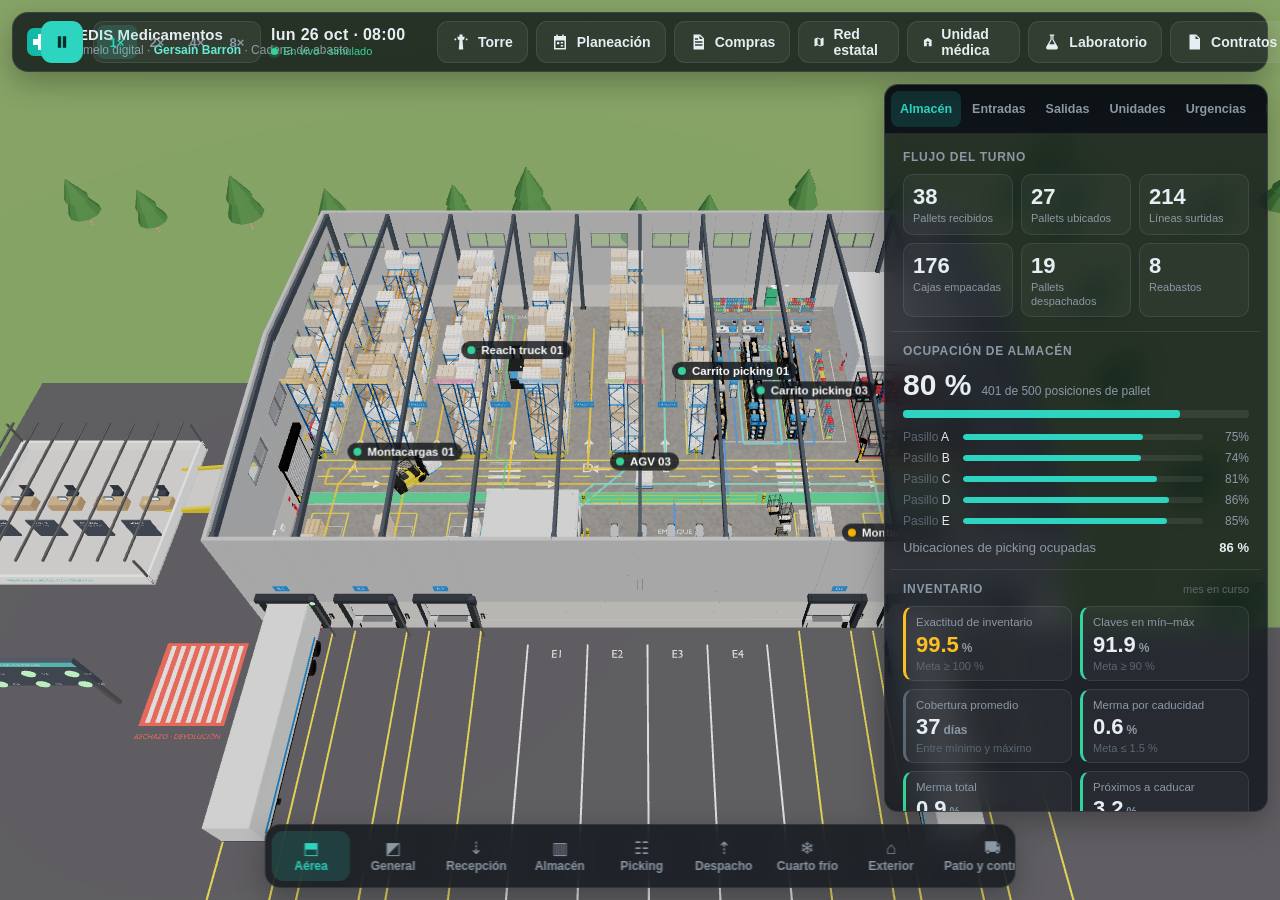
<file: web/index.html>
<!doctype html>
<html lang="es">
<head>
  <meta charset="utf-8">
  <meta name="author" content="Gersain Barron">
  <meta name="copyright" content="© 2026 Gersain Barron · Licencia MIT">
  <meta name="viewport" content="width=device-width, initial-scale=1, maximum-scale=1, user-scalable=no, viewport-fit=cover">
  <meta name="apple-mobile-web-app-capable" content="yes">
  <meta name="mobile-web-app-capable" content="yes">
  <meta name="apple-mobile-web-app-status-bar-style" content="black-translucent">
  <meta name="apple-mobile-web-app-title" content="CEDIS 3D">
  <meta name="theme-color" content="#0d1117">
  <title>CEDIS Medicamentos · Gemelo digital</title>
  <link rel="stylesheet" href="css/styles.css">
  <script type="importmap">
    { "imports": { "three": "./vendor/three.module.min.js", "three/addons/": "./vendor/jsm/" } }
  </script>
</head>
<body>
  <div id="viewport"></div>
  <div id="labels"></div>

  <!-- Barra superior -->
  <header class="topbar glass">
    <div class="brand">
      <svg class="logo" viewBox="0 0 32 32" aria-hidden="true">
        <rect x="2" y="2" width="28" height="28" rx="7" fill="#14b8a6"/>
        <path d="M13 8h6v5h5v6h-5v5h-6v-5H8v-6h5z" fill="#fff"/>
      </svg>
      <div class="brand-text">
        <b>CEDIS Medicamentos</b>
        <span>Gemelo digital · <em class="author">Gersain Barron</em> · Cadena de abasto</span>
      </div>
    </div>

    <div class="sim">
      <button id="btn-play" class="icon-btn primary" aria-label="Pausar"></button>
      <div class="speed" role="group" aria-label="Velocidad">
        <button data-speed="1">1×</button><button data-speed="2">2×</button><button data-speed="4">4×</button><button data-speed="8">8×</button>
      </div>
      <div class="clock-box">
        <span id="clock" class="clock">08:00:00</span>
        <span id="sim-status" class="sim-status">En vivo · simulado</span>
      </div>
    </div>

    <div class="actions">
      <a id="go-torre" class="pill-btn" href="torre.html" aria-label="Torre de control del abasto">
        <svg viewBox="0 0 24 24" width="18" height="18"><path d="M10 2h4v3h3l-1 4h-2l1 13h-6l1-13H8L7 5h3V2zm-6 5 2 1-1 2-2-1 1-2zm16 0 1 2-2 1-1-2 2-1z" fill="currentColor"/></svg>
        <span>Torre</span>
      </a>
      <a id="go-plan" class="pill-btn" href="planeacion.html" aria-label="Planeación: plan anual de necesidades">
        <svg viewBox="0 0 24 24" width="18" height="18"><path d="M7 2h2v2h6V2h2v2h3v18H4V4h3V2zm-1 8v10h12V10H6zm2 2h3v3H8v-3zm5 0h3v2h-3v-2zm0 4h3v2h-3v-2z" fill="currentColor"/></svg>
        <span>Planeación</span>
      </a>
      <a id="go-compras" class="pill-btn" href="compras.html" aria-label="Compra consolidada: del plan al contrato">
        <svg viewBox="0 0 24 24" width="18" height="18"><path d="M6 2h9l5 5v15H6V2zm8 1.5V8h4.5L14 3.5zM8 11v2h10v-2H8zm0 4v2h10v-2H8zm0-8v2h4V7H8z" fill="currentColor"/></svg>
        <span>Compras</span>
      </a>
      <a id="go-map" class="pill-btn" href="mapa.html" aria-label="Red estatal">
        <svg viewBox="0 0 24 24" width="18" height="18"><path d="M9 3 3 5.5v15.5l6-2.5 6 2.5 6-2.5V3l-6 2.5L9 3zm0 2.2 6 2.5v11.1l-6-2.5V5.2z" fill="currentColor"/></svg>
        <span>Red estatal</span>
      </a>
      <a id="go-unit" class="pill-btn" href="unidad.html" aria-label="Vista de unidad médica">
        <svg viewBox="0 0 24 24" width="18" height="18"><path d="M4 21V8l8-5 8 5v13h-6v-6h-4v6H4zm7-11v2H9v2h2v2h2v-2h2v-2h-2v-2h-2z" fill="currentColor"/></svg>
        <span>Unidad médica</span>
      </a>
      <a id="go-lab" class="pill-btn" href="laboratorio.html" aria-label="Laboratorio de experimentos">
        <svg viewBox="0 0 24 24" width="18" height="18"><path d="M9 2h6v1.6h-1v5.1l5.6 9.7A2.4 2.4 0 0 1 17.5 22h-11a2.4 2.4 0 0 1-2.1-3.6L10 8.7V3.6H9zm2.6 1.6v5.5L8.3 15h7.4l-3.3-5.9V3.6z" fill="currentColor"/></svg>
        <span>Laboratorio</span>
      </a>
      <a id="go-contracts" class="pill-btn" href="contratos.html" aria-label="Gestión de contratos">
        <svg viewBox="0 0 24 24" width="18" height="18"><path d="M6 2h9l5 5v15H6V2zm8 1.5V8h4.5M9 12h8v1.6H9zm0 3.4h8V17H9zm0-6.8h4v1.6H9z" fill="currentColor"/></svg>
        <span>Contratos</span>
      </a>
      <a id="go-cnd" class="pill-btn" href="cnd.html" aria-label="CND: entradas y salidas de vehículos">
        <svg viewBox="0 0 24 24" width="18" height="18"><path d="M2 17V8h11v9H2zm12 0v-6h4l4 3v3h-8zM5 20.5a1.5 1.5 0 1 0 0-3 1.5 1.5 0 0 0 0 3zm13 0a1.5 1.5 0 1 0 0-3 1.5 1.5 0 0 0 0 3z" fill="currentColor"/></svg>
        <span>CND</span>
      </a>
      <a id="go-nacional" class="pill-btn" href="nacional.html" aria-label="Red nacional: CND a 32 estados">
        <svg viewBox="0 0 24 24" width="18" height="18"><path d="M12 2a10 10 0 1 0 0 20 10 10 0 0 0 0-20zm6.9 6h-3a15 15 0 0 0-1.3-4.3A8 8 0 0 1 18.9 8zM12 4.1A13 13 0 0 1 13.9 8h-3.8A13 13 0 0 1 12 4.1zM4.3 14a8 8 0 0 1 0-4h3.4a16 16 0 0 0 0 4H4.3zm.8 2h3a15 15 0 0 0 1.3 4.3A8 8 0 0 1 5.1 16zm3-8h-3a8 8 0 0 1 4.3-4.3A15 15 0 0 0 8.1 8zM12 19.9A13 13 0 0 1 10.1 16h3.8A13 13 0 0 1 12 19.9zm2.3-5.9H9.7a14 14 0 0 1 0-4h4.6a14 14 0 0 1 0 4zm.3 6.3a15 15 0 0 0 1.3-4.3h3a8 8 0 0 1-4.3 4.3zm1.7-6.3a16 16 0 0 0 0-4h3.4a8 8 0 0 1 0 4h-3.4z" fill="currentColor"/></svg>
        <span>Nacional</span>
      </a>
      <a id="go-redfria" class="pill-btn" href="redfria.html" aria-label="Red fría: temperatura de 2 a 8 °C">
        <svg viewBox="0 0 24 24" width="18" height="18"><path d="M11 2h2v3.6l2.5-2.5 1.4 1.4L13 8.4V11h2.6l3.9-3.9 1.4 1.4L18.4 11H22v2h-3.6l2.5 2.5-1.4 1.4L15.6 13H13v2.6l3.9 3.9-1.4 1.4-2.5-2.5V22h-2v-3.6l-2.5 2.5-1.4-1.4 3.9-3.9V13H8.4l-3.9 3.9-1.4-1.4L5.6 13H2v-2h3.6L3.1 8.5l1.4-1.4L8.4 11H11V8.4L7.1 4.5l1.4-1.4L11 5.6z" fill="currentColor"/></svg>
        <span>Red fría</span>
      </a>
      <button id="btn-layers" class="pill-btn" aria-label="Capas">
        <svg viewBox="0 0 24 24" width="18" height="18"><path d="M12 3 2 8l10 5 10-5-10-5zm-8.2 9L2 13l10 5 10-5-1.8-1L12 16l-8.2-4zm0 4L2 17l10 5 10-5-1.8-1L12 20l-8.2-4z" fill="currentColor"/></svg>
        <span>Capas</span>
      </button>
      <button id="btn-kpi" class="pill-btn active" aria-label="Indicadores">
        <svg viewBox="0 0 24 24" width="18" height="18"><path d="M4 20V10h3v10H4zm6 0V4h3v16h-3zm6 0v-7h3v7h-3z" fill="currentColor"/></svg>
        <span>Indicadores</span><em id="k-alert-count" class="badge"></em>
      </button>
      <button id="btn-fullscreen" class="icon-btn" aria-label="Pantalla completa">
        <svg viewBox="0 0 24 24" width="18" height="18"><path d="M4 4h6v2H6v4H4V4zm10 0h6v6h-2V6h-4V4zM4 14h2v4h4v2H4v-6zm14 0h2v6h-6v-2h4v-4z" fill="currentColor"/></svg>
      </button>
    </div>
  </header>

  <!-- Capas -->
  <section id="layers-panel" class="panel glass popover closed">
    <h3>Capas de visualización</h3>
    <div id="layers-list"></div>
  </section>

  <!-- Indicadores (pestañas) -->
  <aside id="kpi-panel" class="panel glass">
    <nav id="kpi-tabs" class="tabs" aria-label="Paneles">
      <button data-tab="almacen" class="active">Almacén</button>
      <button data-tab="entradas">Entradas</button>
      <button data-tab="salidas">Salidas</button>
      <button data-tab="unidades">Unidades</button>
      <button data-tab="urgencias">Urgencias<em id="urg-count" class="badge"></em></button>
      <button data-tab="inventario">Inventario</button>
      <button data-tab="marbetes">Marbetes</button>
      <button data-tab="autorizacion">Autorización<em id="aut-count" class="badge"></em></button>
      <button data-tab="contratos">Contratos<em id="ct-count" class="badge"></em></button>
    </nav>

    <div class="tab-page active" data-page="almacen">
      <section class="card">
        <h3>Flujo del turno</h3>
        <div class="tiles">
          <div class="tile"><b id="k-received">0</b><span>Pallets recibidos</span></div>
          <div class="tile"><b id="k-putaway">0</b><span>Pallets ubicados</span></div>
          <div class="tile"><b id="k-picked">0</b><span>Líneas surtidas</span></div>
          <div class="tile"><b id="k-packed">0</b><span>Cajas empacadas</span></div>
          <div class="tile"><b id="k-shipped">0</b><span>Pallets despachados</span></div>
          <div class="tile"><b id="k-replenish">0</b><span>Reabastos</span></div>
        </div>
      </section>

      <section class="card">
        <h3>Ocupación de almacén</h3>
        <div class="big-row"><b id="k-occ" class="big">0 %</b><span id="k-occ-sub" class="muted"></span></div>
        <div class="bar main"><i id="k-occ-bar"></i></div>
        <div id="k-aisles" class="aisles"></div>
        <div class="kv"><span>Ubicaciones de picking ocupadas</span><b id="k-shelf">0 %</b></div>
      </section>

      <section class="card">
        <h3>Inventario <small>mes en curso</small></h3>
        <div id="kg-inventario" class="kpi-grid"></div>
      </section>

      <section class="card">
        <h3>Cuarto frío <small>rango 2–8 °C</small></h3>
        <div class="temp-row">
          <div class="temp"><b id="k-temp">4.3</b><span>°C</span></div>
          <span id="k-temp-chip" class="chip ok">En rango</span>
        </div>
        <canvas id="k-spark" class="spark"></canvas>
      </section>

      <section class="card">
        <h3>Andenes</h3>
        <div id="k-docks" class="docks"></div>
      </section>

      <section class="card">
        <h3>Equipos <small id="k-equip-sum"></small></h3>
        <div id="k-equip" class="equip-list"></div>
      </section>

      <section class="card">
        <h3>Alertas</h3>
        <ul id="k-alerts" class="alerts"></ul>
      </section>

      <section class="card">
        <h3>Bitácora</h3>
        <ul id="k-log" class="log"></ul>
      </section>
  
    </div>

    <div class="tab-page" data-page="entradas">
      <section class="card">
        <h3>Indicadores de entrada <small>mes en curso</small></h3>
        <div id="kg-entradas" class="kpi-grid"></div>
      </section>
      <section class="card">
        <h3>Arribos de hoy <small id="arr-sum"></small></h3>
        <div id="arr-list" class="arr-list"></div>
      </section>
    </div>

    <div class="tab-page" data-page="salidas">
      <section class="card">
        <h3>Indicadores de salida <small>mes en curso</small></h3>
        <div id="kg-salidas" class="kpi-grid"></div>
      </section>
      <section class="card">
        <h3>Rutas de hoy</h3>
        <p id="rt-sum" class="muted sub"></p>
        <div id="rt-list" class="rt-list"></div>
      </section>
    </div>

    <div class="tab-page" data-page="unidades">
      <section class="card">
        <h3>Unidades del SNS · Hidalgo</h3>
        <div class="u-filters">
          
          <select id="u-route" aria-label="Ruta"><option value="all">Todas las rutas</option></select>
        </div>
        <input id="u-search" type="search" placeholder="Buscar unidad, municipio o CLUES" autocomplete="off">
        <div id="u-map" class="u-map"></div>
        <div id="u-legend" class="u-legend"></div>
        <p id="u-count" class="muted sub"></p>
        <div id="u-list" class="u-list"></div>
        <p class="src">Fuente: catálogo CLUES de la Secretaría de Salud, corte agosto 2026.</p>
      </section>
    </div>

    <div class="tab-page" data-page="inventario">
      <section class="card">
        <h3>Inventario del CEDIS <small id="inv-pol" class="muted"></small></h3>
        <div class="tiles three">
          <div class="tile"><b id="inv-fill">—</b><span>Nivel de servicio (90 días)</span></div>
          <div class="tile"><b id="inv-short">—</b><span>Claves en reparto o sin existencia</span></div>
          <div class="tile"><b id="inv-days">—</b><span>Inventario promedio (días)</span></div>
        </div>
        <a id="inv-map" class="pill-btn wide" href="mapa.html?tab=alloc"><span>Ver asignación y comparar métodos de pedido</span></a>
        <p class="muted sub">Existencia por clave y lote, cobertura de la red (días), pedidos en tránsito y próximo arribo. La capa "Cobertura por clave" colorea los racks.</p>
      </section>
      <section class="card">
        <div id="inv-list" class="inv-list"></div>
      </section>
    </div>

    <div class="tab-page" data-page="autorizacion">
      <section class="card">
        <h3>Bandeja de autorización <small class="muted">pedidos extraordinarios de las unidades</small></h3>
        <div class="tiles three">
          <div class="tile"><b id="aut-pend">—</b><span>Por autorizar</span></div>
          <div class="tile"><b id="aut-late">—</b><span>Fuera de plazo (4 h)</span></div>
          <div class="tile"><b id="aut-ontime">—</b><span>Llegan antes de agotarse</span></div>
        </div>
        <p class="muted sub">Cada mañana las unidades proyectan su existencia hasta la próxima entrega; si una clave quedará bajo la existencia de seguridad se propone un pedido. Flujo: propuesto → validado por la jefatura de farmacia (2 h) → autorizado aquí (4 h) → programado en ruta → entregado. Ordenados por lo que se agota primero.</p>
      </section>
      <section class="card">
        <div id="aut-list" class="inv-list"></div>
      </section>
    </div>

    <div class="tab-page" data-page="marbetes" id="marbetes-page"><section class="card"><p class="muted">Preparando el inventario físico…</p></section></div>

    <div class="tab-page" data-page="contratos">
      <section class="card">
        <h3>Contratos y órdenes de suministro <small class="muted">expediente vivo</small></h3>
        <div class="tiles three">
          <div class="tile"><b id="ct-risk">—</b><span>Contratos en riesgo o rescisión</span></div>
          <div class="tile"><b id="ct-os">—</b><span>Órdenes abiertas</span></div>
          <div class="tile"><b id="ct-penas">—</b><span>Penas devengadas</span></div>
        </div>
        <button id="ct-patio" class="pill-btn wide"><span>Ver patio de proveedores y tablero</span></button>
        <a id="ct-open" class="pill-btn wide" href="contratos.html"><span>Abrir gestión: días anteriores, gasto e indicadores</span></a>
        <a id="ct-rec" class="pill-btn wide" href="expedientes.html"><span>Ver la simulación del recorrido de los expedientes</span></a>
        <p class="muted sub">Cada pedido del CEDIS es una orden de suministro multipartida. La pena diaria (2.5 %) corre solo sobre lo no entregado de cada partida; la barra compara la bolsa de penas con la fianza (10 % del monto máximo). Toca un contrato para ver sus órdenes, o una lámpara del tablero en la escena.</p>
      </section>
      <section class="card">
        <div id="ct-list" class="ct-list"></div>
      </section>
      <section class="card">
        <h3>Camiones de proveedor hoy <small id="ct-trucks-sum"></small></h3>
        <div id="ct-trucks" class="ct-trucks"></div>
      </section>
      <section class="card">
        <h3>Bitácora del expediente</h3>
        <ul id="ct-log" class="log ct-log"></ul>
        <p id="ct-nota" class="ct-nota"></p>
      </section>
    </div>

    <div class="tab-page" data-page="urgencias">
      <section class="card">
        <h3>Solicitudes urgentes</h3>
        <div class="tiles three">
          <div class="tile"><b id="urg-open">0</b><span>Abiertas</span></div>
          <div class="tile"><b id="urg-vital">0</b><span>Vitales abiertas</span></div>
          <div class="tile"><b id="urg-ontime">0</b><span>En tiempo (mes)</span></div>
        </div>
        <button id="urg-sim" class="pill-btn wide"><span>Simular solicitud vital</span></button>
        <p class="muted sub">N1 vital: viaje + 75 min · N2 urgente: 2 a 12 h según distancia · N3 prioritario: 24 h</p>
      </section>
      <section class="card">
        <div id="urg-list" class="urg-list"></div>
      </section>
    </div>
  </aside>

  <!-- Inspector -->
  <section id="inspector" class="panel glass closed">
    <header>
      <div>
        <span id="insp-type" class="insp-type"></span>
        <h2 id="insp-title"></h2>
      </div>
      <button id="insp-close" class="icon-btn" aria-label="Cerrar">
        <svg viewBox="0 0 24 24" width="18" height="18"><path d="M6.4 5 5 6.4 10.6 12 5 17.6 6.4 19l5.6-5.6 5.6 5.6 1.4-1.4-5.6-5.6L19 6.4 17.6 5 12 10.6z" fill="currentColor"/></svg>
      </button>
    </header>
    <div id="insp-body"></div>
    <footer>
      <button id="insp-focus" class="pill-btn"><span>Centrar vista</span></button>
      <button id="insp-follow" class="pill-btn"><span>Seguir</span></button>
      <a id="insp-open" class="pill-btn" href="unidad.html" hidden><span>Abrir vista de la unidad</span></a>
    </footer>
  </section>

  <!-- Cámaras -->
  <nav id="cameras" class="cameras glass" aria-label="Cámaras"></nav>

  <div id="toast"></div>

  <!-- Carga -->
  <div id="loading">
    <div class="load-card">
      <svg class="logo big" viewBox="0 0 32 32" aria-hidden="true">
        <rect x="2" y="2" width="28" height="28" rx="7" fill="#14b8a6"/>
        <path d="M13 8h6v5h5v6h-5v5h-6v-5H8v-6h5z" fill="#fff"/>
      </svg>
      <b>CEDIS Medicamentos</b>
      <div class="load-track"><i id="load-bar"></i></div>
      <span id="load-msg">Iniciando…</span>
    </div>
  </div>

  <script type="module" src="js/main.js"></script>
</body>
</html>
</file>
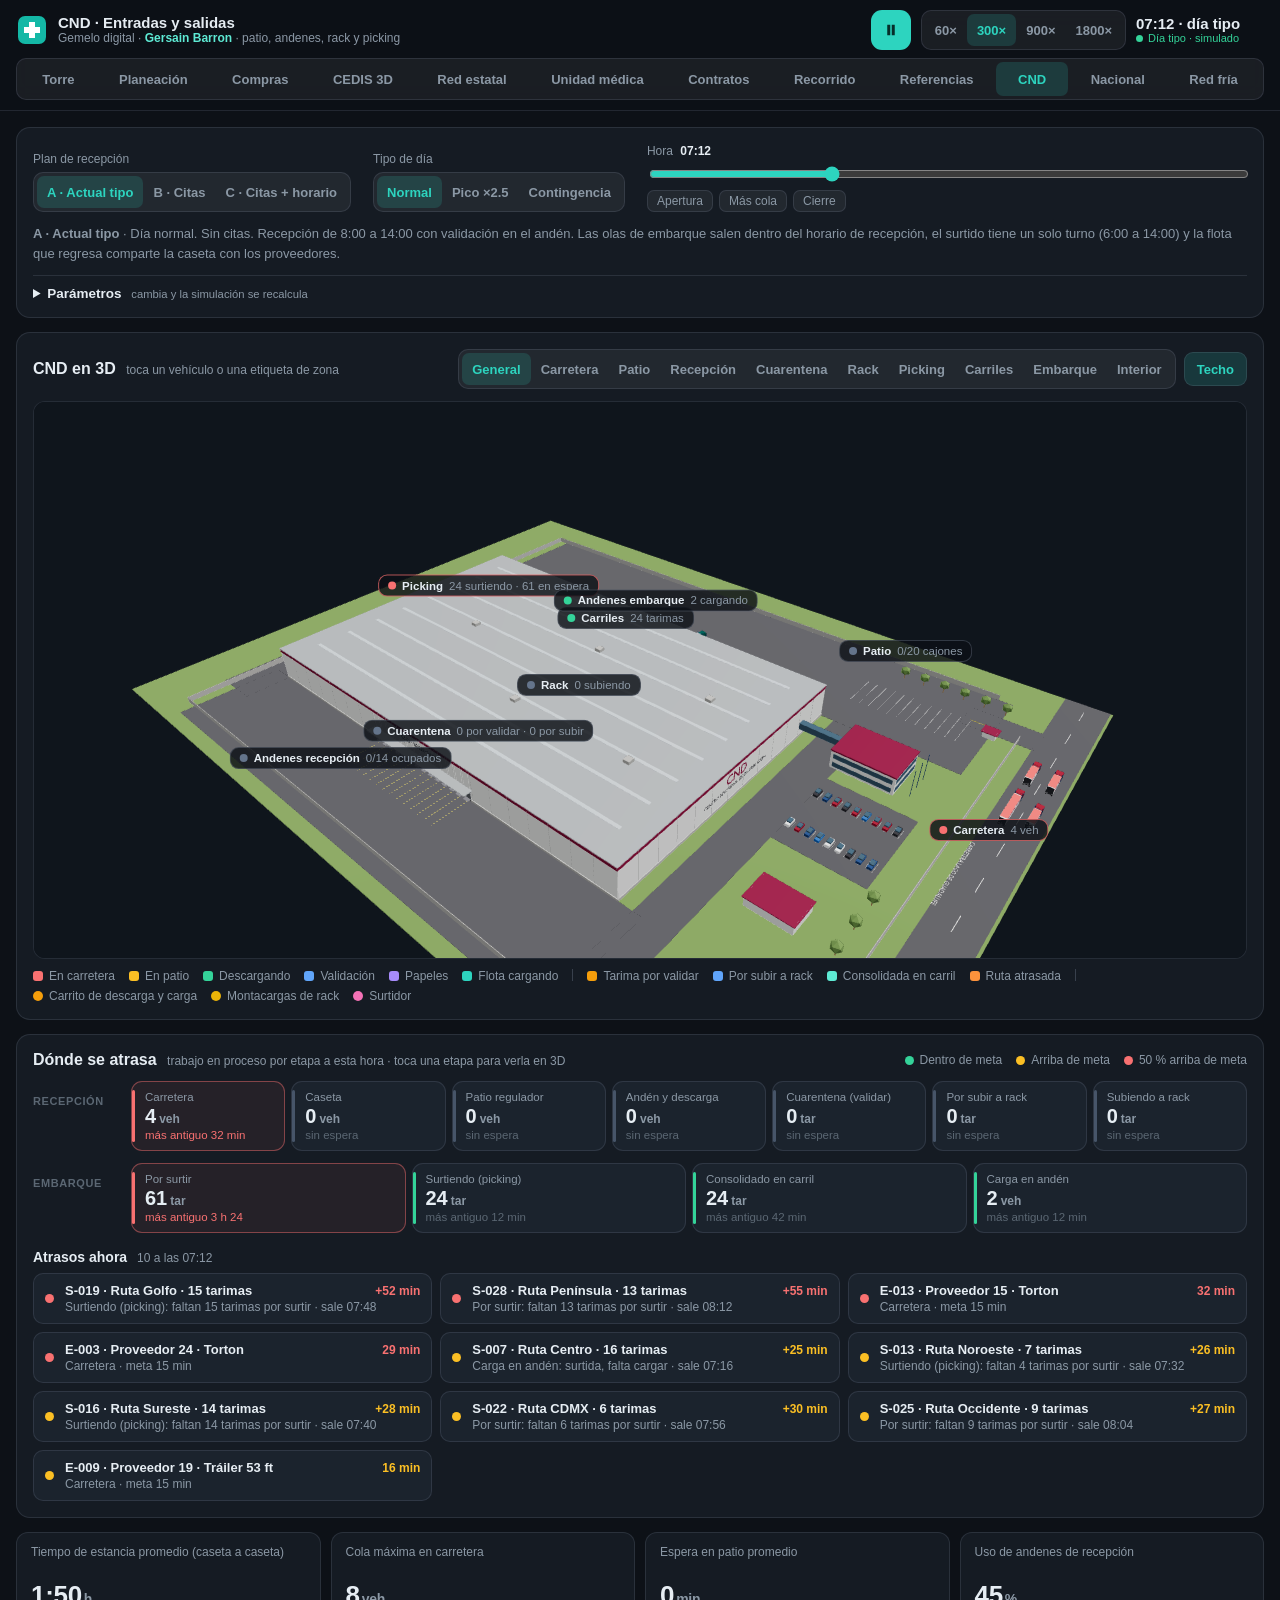
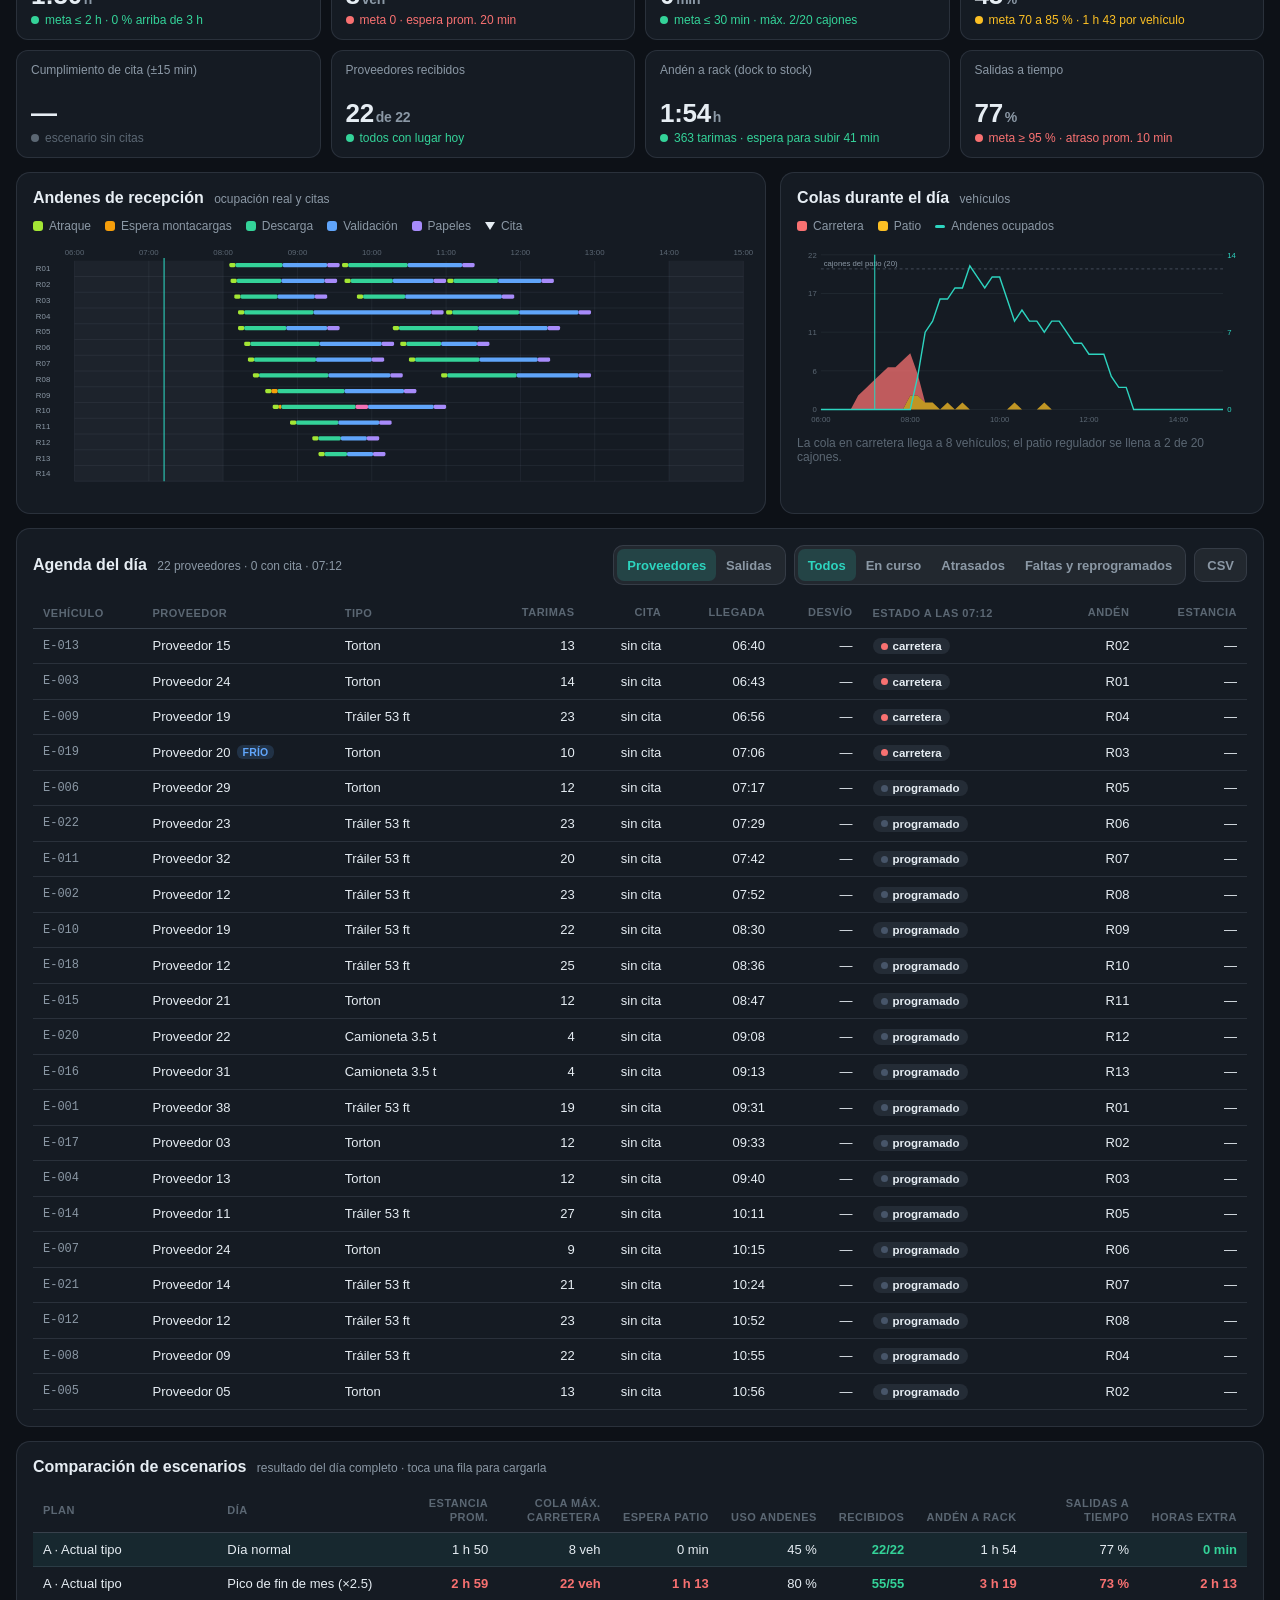
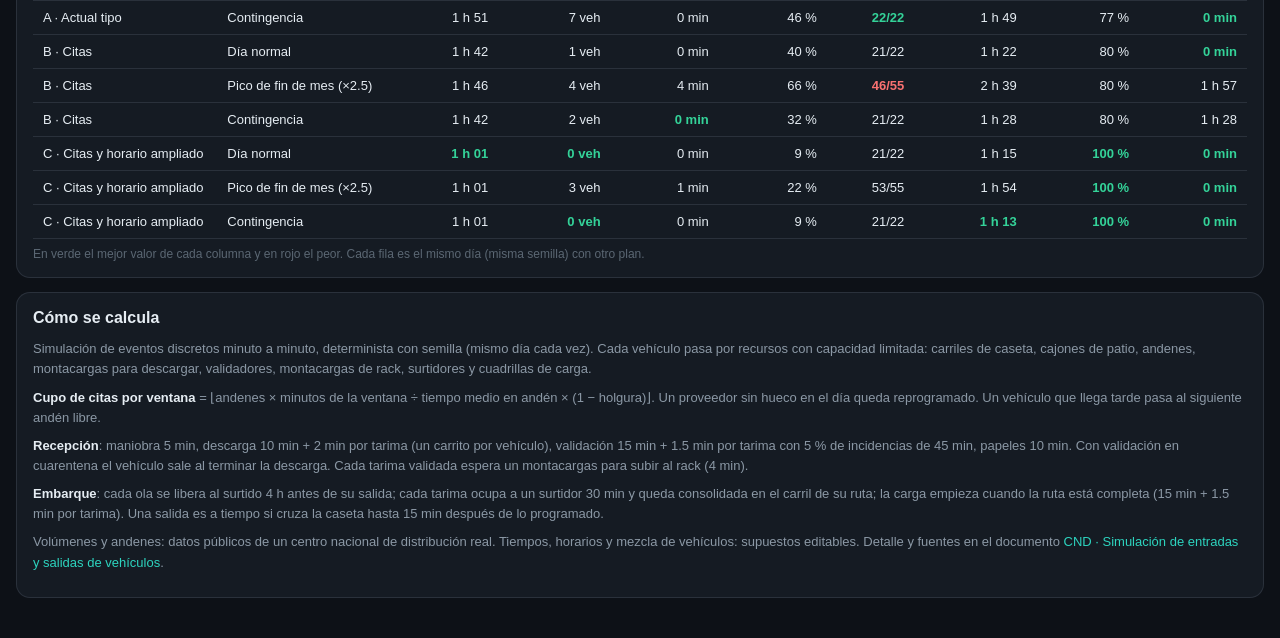
<file: web/cnd.html>
<!doctype html>
<html lang="es">
<head>
  <meta charset="utf-8">
  <meta name="author" content="Gersain Barron">
  <meta name="copyright" content="© 2026 Gersain Barron · Licencia MIT">
  <meta name="viewport" content="width=device-width, initial-scale=1, viewport-fit=cover">
  <meta name="apple-mobile-web-app-capable" content="yes">
  <meta name="mobile-web-app-capable" content="yes">
  <meta name="apple-mobile-web-app-status-bar-style" content="black-translucent">
  <meta name="theme-color" content="#0d1117">
  <title>CND · Entradas y salidas</title>
  <link rel="stylesheet" href="css/unidad.css">
  <link rel="stylesheet" href="css/cnd.css">
  <script type="importmap">
    { "imports": { "three": "./vendor/three.module.min.js", "three/addons/": "./vendor/jsm/" } }
  </script>
</head>
<body>
  <header class="topbar">
    <div class="brand">
      <svg class="logo" viewBox="0 0 32 32" aria-hidden="true">
        <rect x="2" y="2" width="28" height="28" rx="7" fill="#14b8a6"/>
        <path d="M13 8h6v5h5v6h-5v5h-6v-5H8v-6h5z" fill="#fff"/>
      </svg>
      <div class="brand-text">
        <b>CND · Entradas y salidas</b>
        <span>Gemelo digital · <em class="author">Gersain Barron</em> · patio, andenes, rack y picking</span>
      </div>
    </div>
    <nav class="views" aria-label="Vistas">
      <a href="torre.html">Torre</a>
      <a href="planeacion.html">Planeación</a>
      <a href="compras.html">Compras</a>
      <a href="index.html">CEDIS 3D</a>
      <a href="mapa.html">Red estatal</a>
      <a href="unidad.html">Unidad médica</a>
      <a href="contratos.html">Contratos</a>
      <a href="expedientes.html">Recorrido</a>
      <a href="referencias.html">Referencias</a>
      <a class="active" href="cnd.html" aria-current="page">CND</a>
      <a href="nacional.html">Nacional</a>
      <a href="redfria.html">Red fría</a>
    </nav>
    <div class="sim">
      <button id="btn-play" class="icon-btn primary" aria-label="Pausar"></button>
      <div class="speed" role="group" aria-label="Velocidad">
        <button data-speed="60">60×</button><button data-speed="300">300×</button><button data-speed="900">900×</button><button data-speed="1800">1800×</button>
      </div>
      <div class="clock-box">
        <span id="clock" class="clock">—</span>
        <span id="sim-status" class="sim-status">Día tipo · simulado</span>
      </div>
    </div>
  </header>

  <main>
    <!-- Escenario -->
    <section class="card cn-scn">
      <div class="cn-scn-top">
        <div class="f-group">
          <label>Plan de recepción</label>
          <div id="scn" class="seg">
            <button data-s="A" class="active">A · Actual tipo</button><button data-s="B">B · Citas</button><button data-s="C">C · Citas + horario</button>
          </div>
        </div>
        <div class="f-group">
          <label>Tipo de día</label>
          <div id="mod" class="seg">
            <button data-m="normal" class="active">Normal</button><button data-m="pico">Pico ×2.5</button><button data-m="contingencia">Contingencia</button>
          </div>
        </div>
        <div class="f-group cn-time">
          <label for="t-range">Hora <b id="t-label">—</b></label>
          <input id="t-range" type="range" min="0" max="1439" step="1" value="420">
          <div class="cn-jumps">
            <button data-j="open">Apertura</button><button data-j="peak">Más cola</button><button data-j="close">Cierre</button>
          </div>
        </div>
      </div>
      <p id="scn-desc" class="muted cn-desc"></p>
      <details id="params" class="cn-params">
        <summary>Parámetros <small>cambia y la simulación se recalcula</small></summary>
        <div id="param-grid" class="cn-pgrid"></div>
        <div class="cn-pfoot"><button id="p-reset" class="seg-btn" type="button">Restablecer el escenario</button><span id="p-cupo" class="muted"></span></div>
      </details>
    </section>

    <!-- 3D -->
    <section class="card u3d-card">
      <div class="card-h wrap">
        <h2>CND en 3D <small>toca un vehículo o una etiqueta de zona</small></h2>
        <div class="cn-3dtools">
          <div id="v3d" class="seg cn-scroll">
            <button data-v="general" class="active">General</button><button data-v="carretera">Carretera</button><button data-v="patio">Patio</button>
            <button data-v="recepcion">Recepción</button><button data-v="cuarentena">Cuarentena</button><button data-v="racks">Rack</button>
            <button data-v="picking">Picking</button><button data-v="carriles">Carriles</button><button data-v="embarque">Embarque</button><button data-v="interior">Interior</button>
          </div>
          <button id="btn-roof" class="seg-btn" type="button">Techo</button>
        </div>
      </div>
      <div id="c3d" class="u3d cn-3d"><div class="u3d-loading">Cargando el modelo del CND…</div></div>
      <div class="legend u3d-legend">
        <span><i class="sw" style="background:#f87171"></i>En carretera</span>
        <span><i class="sw" style="background:#fbbf24"></i>En patio</span>
        <span><i class="sw" style="background:#34d399"></i>Descargando</span>
        <span><i class="sw" style="background:#60a5fa"></i>Validación</span>
        <span><i class="sw" style="background:#a78bfa"></i>Papeles</span>
        <span><i class="sw" style="background:#2dd4bf"></i>Flota cargando</span>
        <span class="cn-lg-sep"></span>
        <span><i class="sw" style="background:#f59e0b"></i>Tarima por validar</span>
        <span><i class="sw" style="background:#60a5fa"></i>Por subir a rack</span>
        <span><i class="sw" style="background:#5eead4"></i>Consolidada en carril</span>
        <span><i class="sw" style="background:#fb923c"></i>Ruta atrasada</span>
        <span class="cn-lg-sep"></span>
        <span><i class="sw" style="background:#f59e0b;border-radius:50%"></i>Carrito de descarga y carga</span>
        <span><i class="sw" style="background:#eab308;border-radius:50%"></i>Montacargas de rack</span>
        <span><i class="sw" style="background:#f472b6;border-radius:50%"></i>Surtidor</span>
      </div>
    </section>

    <!-- Dónde se atrasa -->
    <section class="card">
      <div class="card-h">
        <h2>Dónde se atrasa <small id="flow-sub">trabajo en proceso por etapa a esta hora · toca una etapa para verla en 3D</small></h2>
        <div class="legend"><span><i class="dot ok"></i>Dentro de meta</span><span><i class="dot warn"></i>Arriba de meta</span><span><i class="dot crit"></i>50 % arriba de meta</span></div>
      </div>
      <div class="cn-flow"><span class="cn-flow-t">Recepción</span><div id="flow-rec" class="cn-stages"></div></div>
      <div class="cn-flow"><span class="cn-flow-t">Embarque</span><div id="flow-emb" class="cn-stages"></div></div>
      <h3 class="cn-h3">Atrasos ahora <small id="delay-sub"></small></h3>
      <div id="delays" class="cn-delays"></div>
    </section>

    <!-- Indicadores -->
    <section id="kpis" class="kpis" aria-label="Resultado del día"></section>

    <div class="split">
      <section class="card">
        <div class="card-h">
          <h2>Andenes de recepción <small>ocupación real y citas</small></h2>
          <div class="legend">
            <span><i class="sw" style="background:#a3e635"></i>Atraque</span><span><i class="sw" style="background:#f59e0b"></i>Espera montacargas</span>
            <span><i class="sw" style="background:#34d399"></i>Descarga</span><span><i class="sw" style="background:#60a5fa"></i>Validación</span><span><i class="sw" style="background:#a78bfa"></i>Papeles</span>
            <span><i class="mk"></i>Cita</span>
          </div>
        </div>
        <div id="gantt" class="chart"></div>
      </section>
      <section class="card">
        <div class="card-h">
          <h2>Colas durante el día <small>vehículos</small></h2>
          <div class="legend"><span><i class="sw" style="background:#f87171"></i>Carretera</span><span><i class="sw" style="background:#fbbf24"></i>Patio</span><span><i class="sw line" style="background:#2dd4bf"></i>Andenes ocupados</span></div>
        </div>
        <div id="qchart" class="chart"></div>
        <p id="q-note" class="note"></p>
      </section>
    </div>

    <!-- Agenda -->
    <section class="card">
      <div class="card-h wrap">
        <h2>Agenda del día <small id="ag-sub"></small></h2>
        <div class="rx-tools">
          <div id="ag-tab" class="seg"><button data-a="prov" class="active">Proveedores</button><button data-a="sal">Salidas</button></div>
          <div id="ag-f" class="seg"><button data-f="all" class="active">Todos</button><button data-f="now">En curso</button><button data-f="late">Atrasados</button><button data-f="miss">Faltas y reprogramados</button></div>
          <button id="ag-csv" class="seg-btn" type="button">CSV</button>
        </div>
      </div>
      <div id="agenda" class="m-table"></div>
    </section>

    <!-- Comparación -->
    <section class="card">
      <div class="card-h"><h2>Comparación de escenarios <small>resultado del día completo · toca una fila para cargarla</small></h2></div>
      <div id="compare" class="m-table"><p class="empty">Calculando…</p></div>
    </section>

    <section class="card">
      <div class="card-h"><h2>Cómo se calcula</h2></div>
      <div class="cn-defs">
        <p>Simulación de eventos discretos minuto a minuto, determinista con semilla (mismo día cada vez). Cada vehículo pasa por recursos con capacidad limitada: carriles de caseta, cajones de patio, andenes, montacargas para descargar, validadores, montacargas de rack, surtidores y cuadrillas de carga.</p>
        <p><b>Cupo de citas por ventana</b> = ⌊andenes × minutos de la ventana ÷ tiempo medio en andén × (1 − holgura)⌋. Un proveedor sin hueco en el día queda reprogramado. Un vehículo que llega tarde pasa al siguiente andén libre.</p>
        <p><b>Recepción</b>: maniobra 5 min, descarga 10 min + 2 min por tarima (un carrito por vehículo), validación 15 min + 1.5 min por tarima con 5 % de incidencias de 45 min, papeles 10 min. Con validación en cuarentena el vehículo sale al terminar la descarga. Cada tarima validada espera un montacargas para subir al rack (4 min).</p>
        <p><b>Embarque</b>: cada ola se libera al surtido 4 h antes de su salida; cada tarima ocupa a un surtidor 30 min y queda consolidada en el carril de su ruta; la carga empieza cuando la ruta está completa (15 min + 1.5 min por tarima). Una salida es a tiempo si cruza la caseta hasta 15 min después de lo programado.</p>
        <p>Volúmenes y andenes: datos públicos de un centro nacional de distribución real. Tiempos, horarios y mezcla de vehículos: supuestos editables. Detalle y fuentes en el documento <a href="https://claude.ai/artifact/DXzCFe1kFtQMbMDpWHifbg" target="_blank" rel="noopener">CND · Simulación de entradas y salidas de vehículos</a>.</p>
      </div>
    </section>
  </main>

  <div id="tip" class="tip" hidden></div>
  <div id="loading" class="loading">Calculando el día…</div>
  <script type="module" src="js/cnd.js"></script>
</body>
</html>
</file>
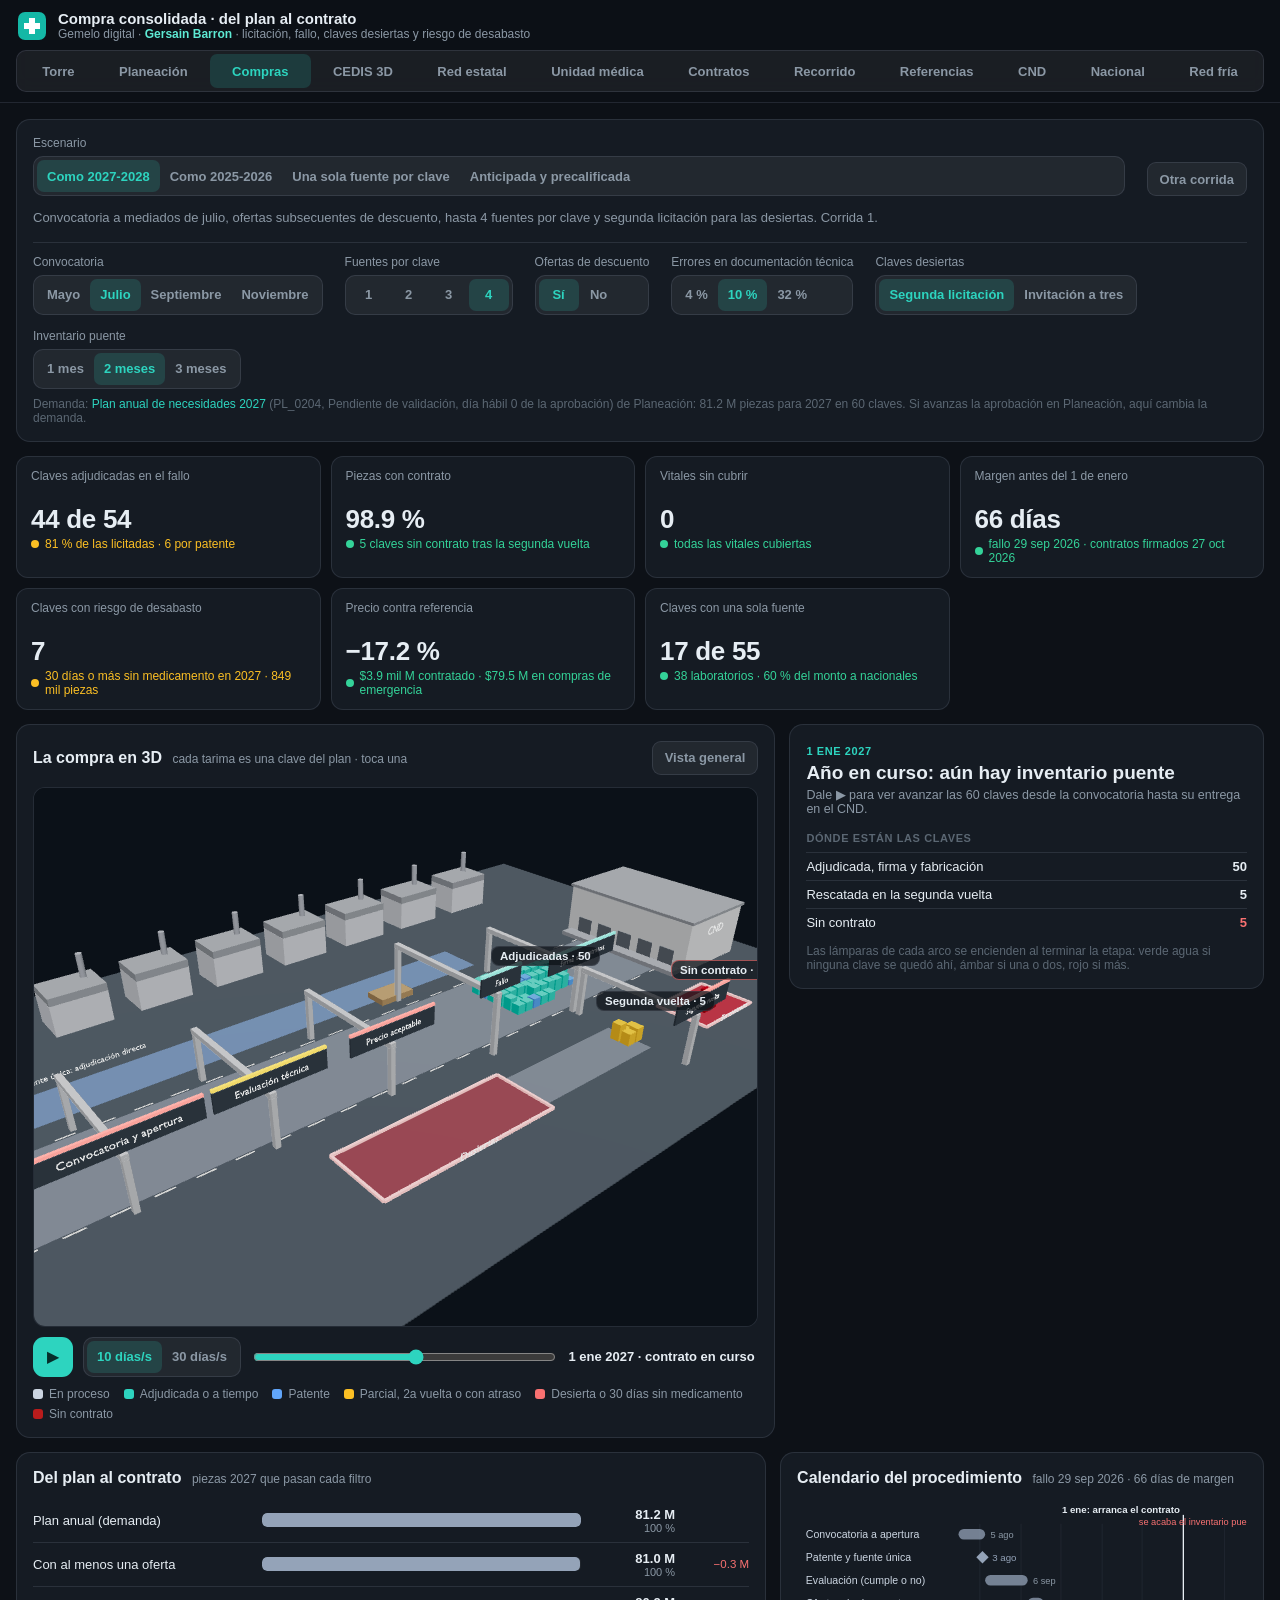
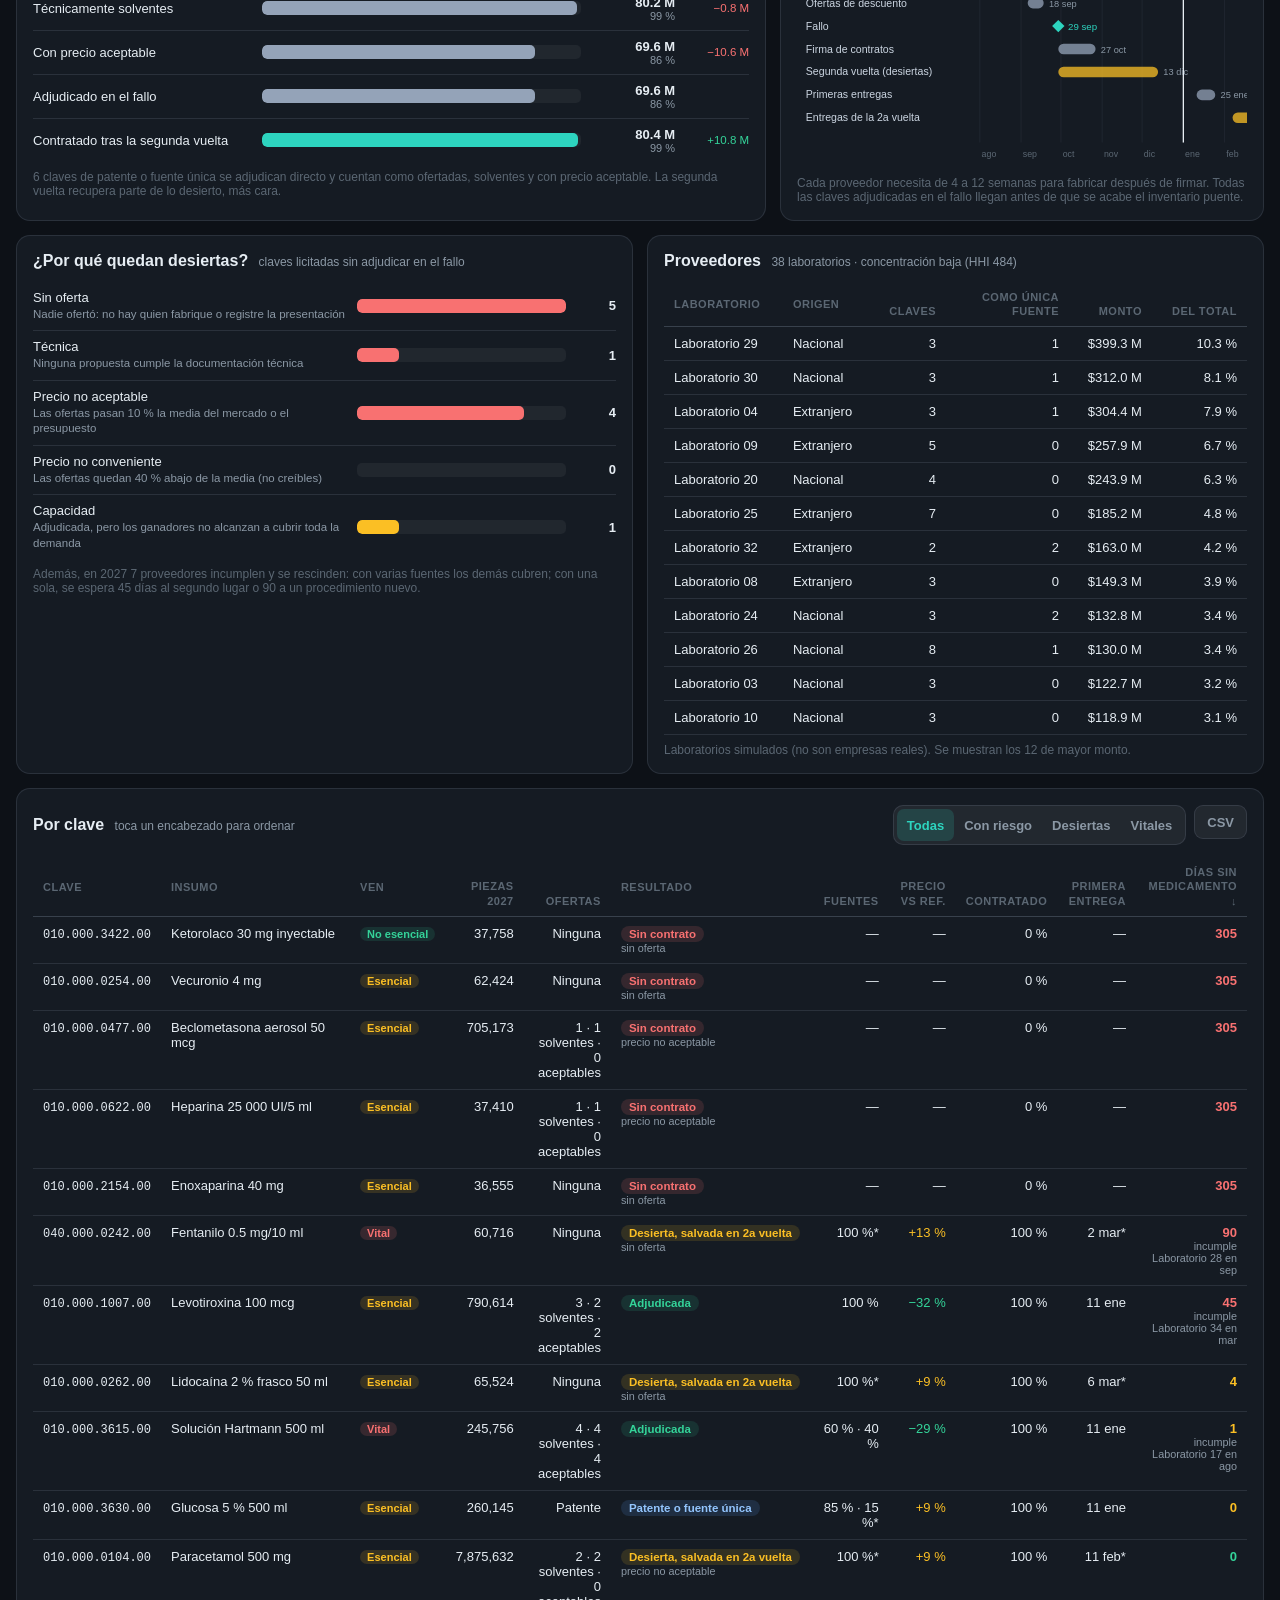
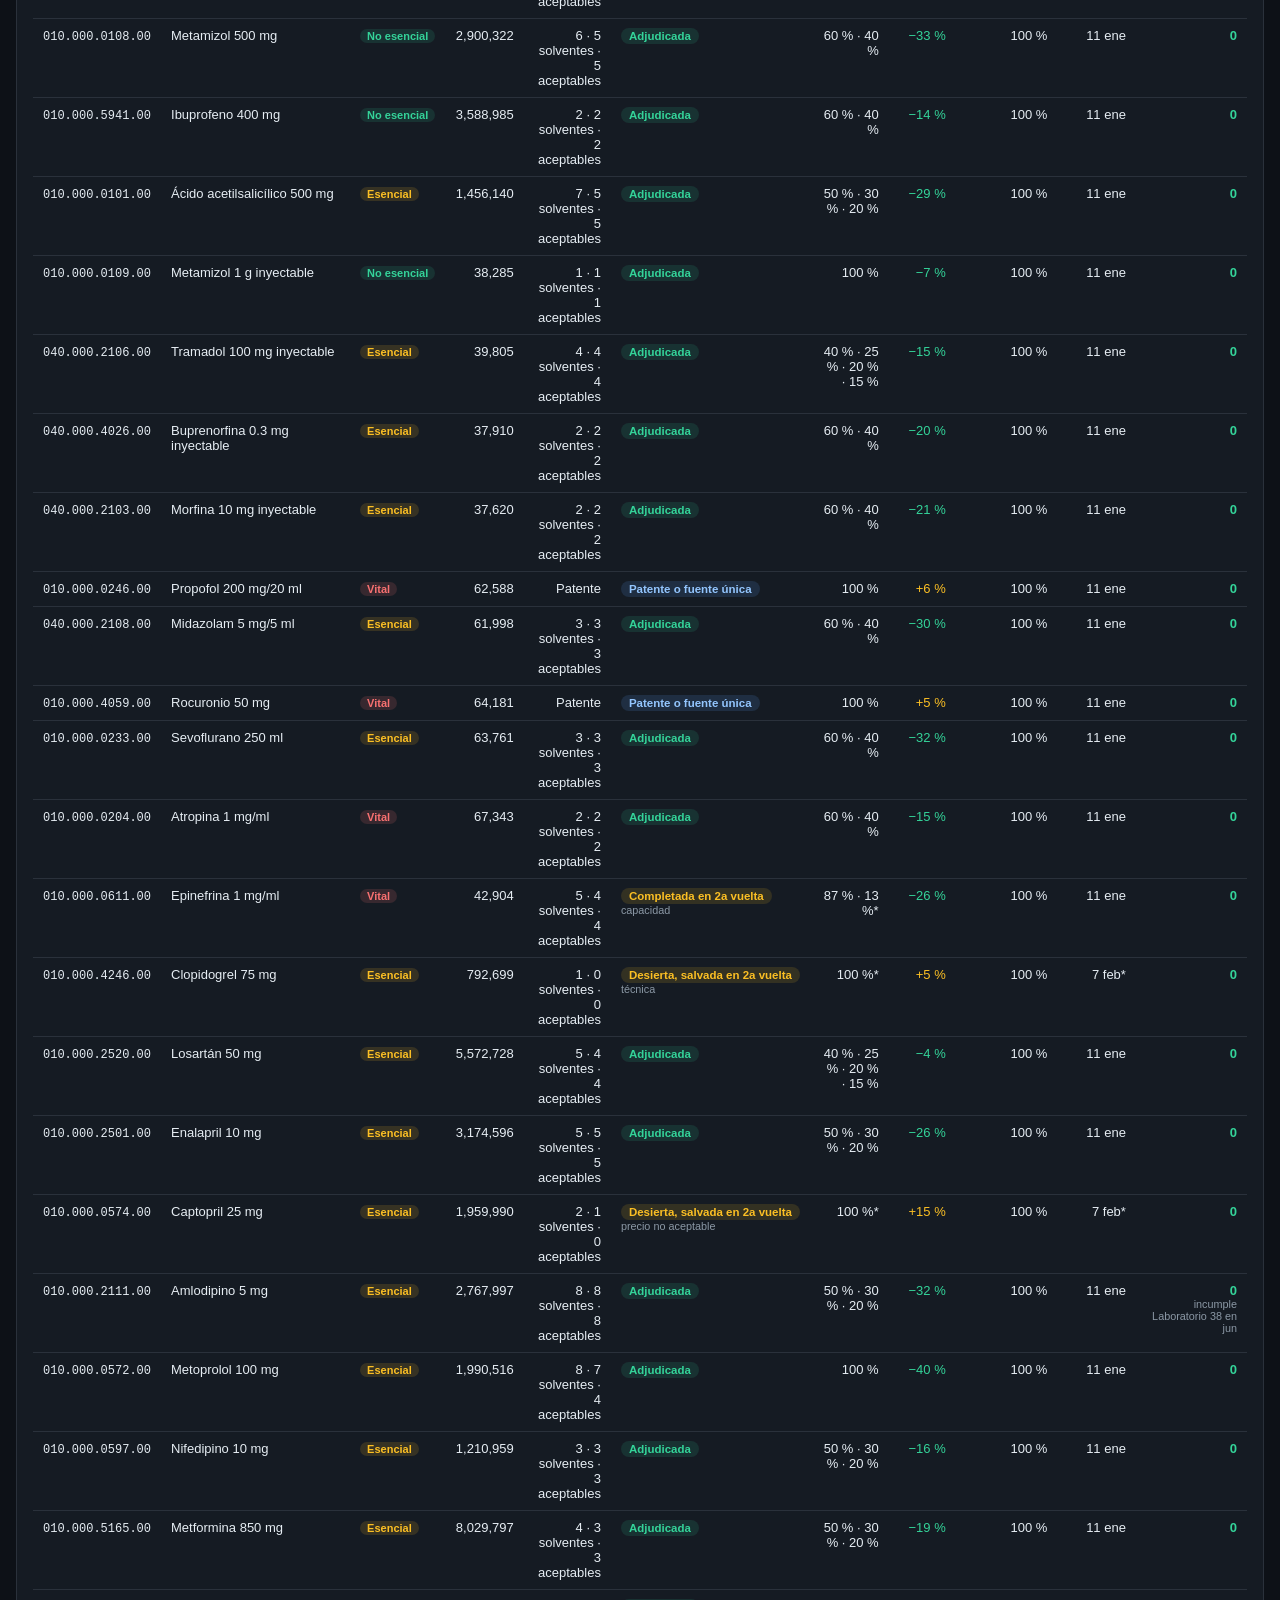
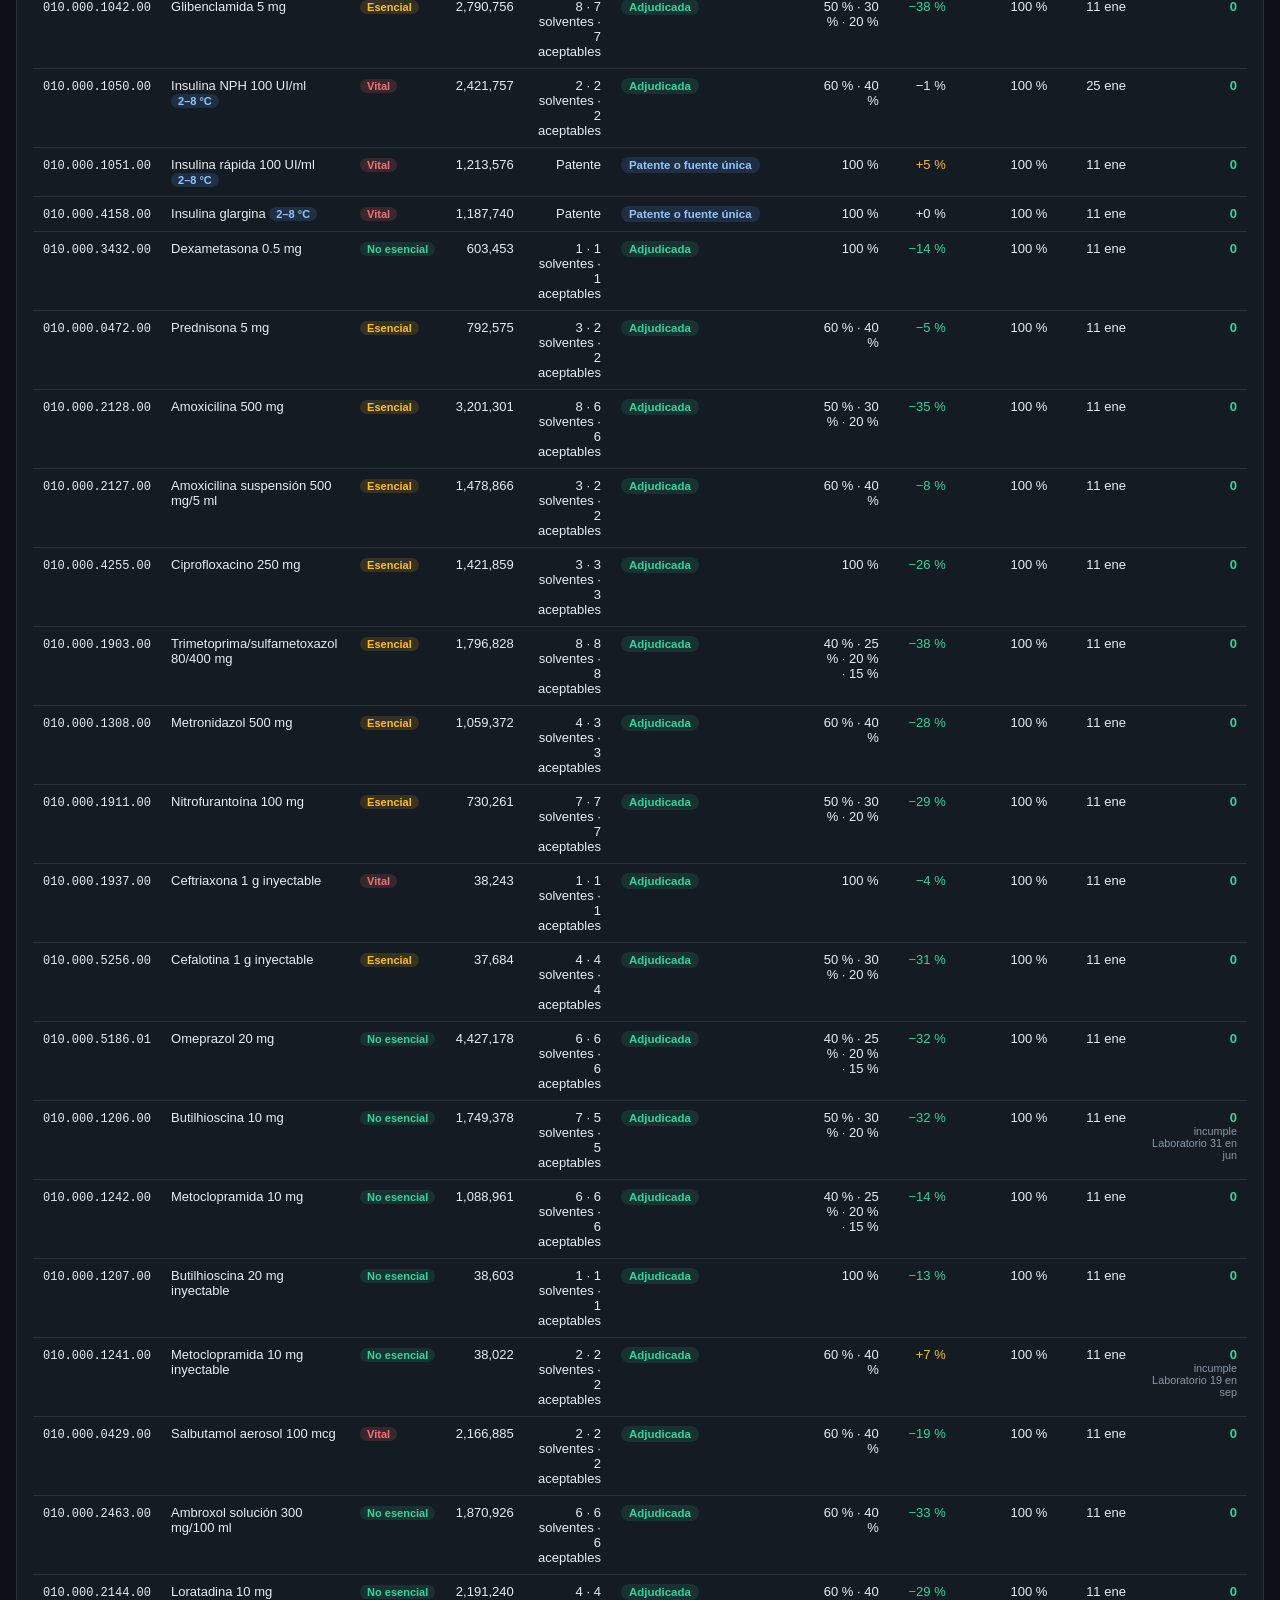
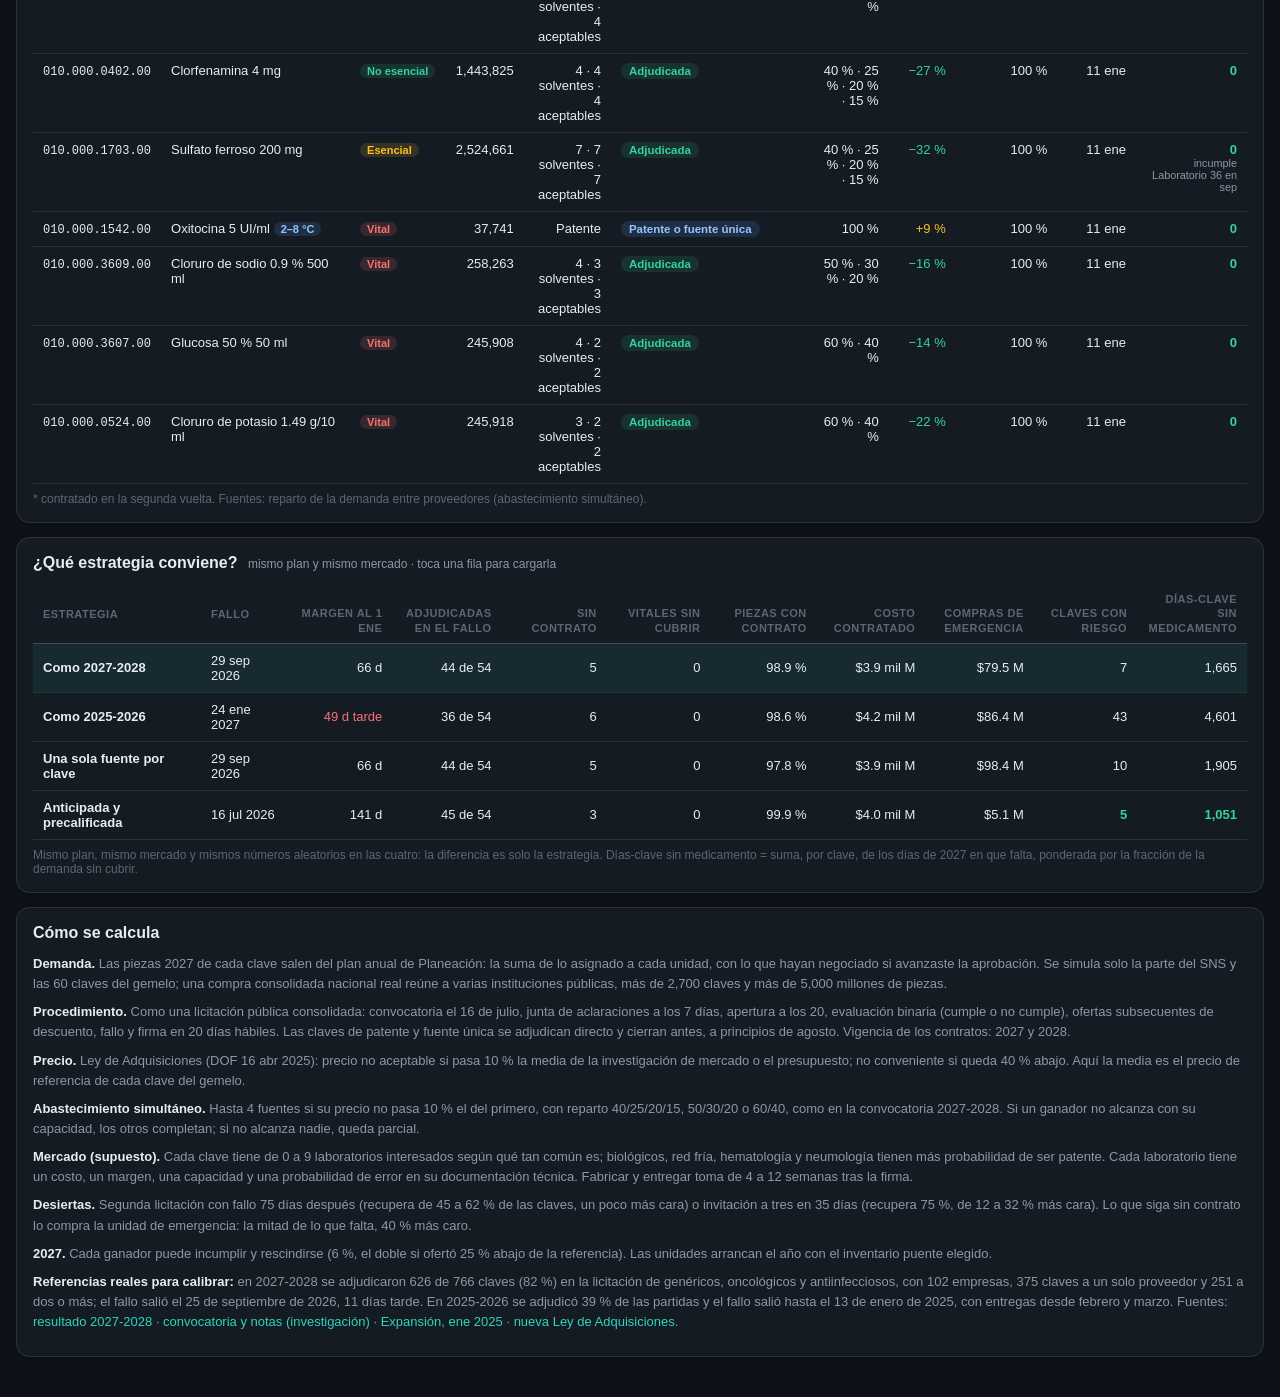
<file: web/compras.html>
<!doctype html>
<html lang="es">
<head>
  <meta charset="utf-8">
  <meta name="author" content="Gersain Barron">
  <meta name="copyright" content="© 2026 Gersain Barron · Licencia MIT">
  <meta name="viewport" content="width=device-width, initial-scale=1, viewport-fit=cover">
  <meta name="apple-mobile-web-app-capable" content="yes">
  <meta name="mobile-web-app-capable" content="yes">
  <meta name="apple-mobile-web-app-status-bar-style" content="black-translucent">
  <meta name="theme-color" content="#0d1117">
  <title>Compra consolidada · del plan al contrato</title>
  <link rel="stylesheet" href="css/unidad.css">
  <link rel="stylesheet" href="css/redfria.css">
  <link rel="stylesheet" href="css/compras.css">
  <script type="importmap">
    { "imports": { "three": "./vendor/three.module.min.js", "three/addons/": "./vendor/jsm/" } }
  </script>
</head>
<body>
  <header class="topbar">
    <div class="brand">
      <svg class="logo" viewBox="0 0 32 32" aria-hidden="true">
        <rect x="2" y="2" width="28" height="28" rx="7" fill="#14b8a6"/>
        <path d="M13 8h6v5h5v6h-5v5h-6v-5H8v-6h5z" fill="#fff"/>
      </svg>
      <div class="brand-text">
        <b>Compra consolidada · del plan al contrato</b>
        <span>Gemelo digital · <em class="author">Gersain Barron</em> · licitación, fallo, claves desiertas y riesgo de desabasto</span>
      </div>
    </div>
    <nav class="views" aria-label="Vistas">
      <a href="torre.html">Torre</a>
      <a href="planeacion.html">Planeación</a>
      <a class="active" href="compras.html" aria-current="page">Compras</a>
      <a href="index.html">CEDIS 3D</a>
      <a href="mapa.html">Red estatal</a>
      <a href="unidad.html">Unidad médica</a>
      <a href="contratos.html">Contratos</a>
      <a href="expedientes.html">Recorrido</a>
      <a href="referencias.html">Referencias</a>
      <a href="cnd.html">CND</a>
      <a href="nacional.html">Nacional</a>
      <a href="redfria.html">Red fría</a>
    </nav>
  </header>

  <main>
    <section class="card">
      <div class="rf-scn">
        <div class="f-group cp-wide">
          <label>Escenario</label>
          <div id="esc" class="seg rf-scroll"></div>
        </div>
        <button id="seed" class="seg-btn" type="button">Otra corrida</button>
      </div>
      <p id="esc-desc" class="muted rf-desc"></p>
      <div class="rf-levers">
        <div class="f-group"><label>Convocatoria</label><div id="conv" class="seg rf-scroll"><button data-v="05-15">Mayo</button><button data-v="07-16">Julio</button><button data-v="09-15">Septiembre</button><button data-v="11-08">Noviembre</button></div></div>
        <div class="f-group"><label>Fuentes por clave</label><div id="fuentes" class="seg"><button data-v="1">1</button><button data-v="2">2</button><button data-v="3">3</button><button data-v="4">4</button></div></div>
        <div class="f-group"><label>Ofertas de descuento</label><div id="desc" class="seg"><button data-v="1">Sí</button><button data-v="0">No</button></div></div>
        <div class="f-group"><label>Errores en documentación técnica</label><div id="err" class="seg"><button data-v="0.04">4 %</button><button data-v="0.1">10 %</button><button data-v="0.32">32 %</button></div></div>
        <div class="f-group"><label>Claves desiertas</label><div id="seg2" class="seg"><button data-v="licitacion">Segunda licitación</button><button data-v="invitacion">Invitación a tres</button></div></div>
        <div class="f-group"><label>Inventario puente</label><div id="puente" class="seg"><button data-v="30">1 mes</button><button data-v="60">2 meses</button><button data-v="90">3 meses</button></div></div>
      </div>
      <p id="demanda" class="note"></p>
    </section>

    <section id="kpis" class="kpis" aria-label="Indicadores de la compra"></section>

    <div class="rf-main">
      <section class="card u3d-card">
        <div class="card-h">
          <h2>La compra en 3D <small>cada tarima es una clave del plan · toca una</small></h2>
          <button id="v-home" class="seg-btn" type="button">Vista general</button>
        </div>
        <div id="c3d" class="u3d cp-3d"><div class="u3d-loading">Cargando la línea de la compra…</div><div id="c3d-lab" class="u3d-labels"></div><div id="c3d-tip" class="tip" hidden></div></div>
        <div class="cp-time">
          <button id="v-play" class="icon-btn primary" aria-label="Reproducir">▶</button>
          <div id="v-speed" class="seg"><button data-v="10" class="active">10 días/s</button><button data-v="30">30 días/s</button></div>
          <input id="v-t" type="range" min="0" max="1" step="0.1" value="0" aria-label="Fecha">
          <b id="v-date" class="cp-date">—</b>
        </div>
        <div class="legend u3d-legend">
          <span><i class="sw" style="background:#cbd5e1"></i>En proceso</span><span><i class="sw" style="background:#2dd4bf"></i>Adjudicada o a tiempo</span><span><i class="sw" style="background:#60a5fa"></i>Patente</span><span><i class="sw" style="background:#fbbf24"></i>Parcial, 2a vuelta o con atraso</span><span><i class="sw" style="background:#f87171"></i>Desierta o 30 días sin medicamento</span><span><i class="sw" style="background:#b91c1c"></i>Sin contrato</span>
        </div>
      </section>
      <section id="ficha" class="card rf-ficha" aria-live="polite"></section>
    </div>

    <div class="split">
      <section class="card">
        <div class="card-h"><h2>Del plan al contrato <small>piezas 2027 que pasan cada filtro</small></h2></div>
        <div id="embudo"></div>
        <p id="embudo-note" class="note"></p>
      </section>
      <section class="card">
        <div class="card-h"><h2>Calendario del procedimiento <small id="cal-sub"></small></h2></div>
        <div id="cal"></div>
        <p id="cal-note" class="note"></p>
      </section>
    </div>

    <div class="split cp-half">
      <section class="card">
        <div class="card-h"><h2>¿Por qué quedan desiertas? <small>claves licitadas sin adjudicar en el fallo</small></h2></div>
        <div id="causas"></div>
      </section>
      <section class="card">
        <div class="card-h"><h2>Proveedores <small id="prov-sub"></small></h2></div>
        <div id="prov" class="m-table"></div>
      </section>
    </div>

    <section class="card">
      <div class="card-h wrap">
        <h2>Por clave <small>toca un encabezado para ordenar</small></h2>
        <div class="pl-actions" style="display:flex;gap:8px;flex-wrap:wrap">
          <div id="filtro" class="seg rf-scroll"><button data-v="todas" class="active">Todas</button><button data-v="riesgo">Con riesgo</button><button data-v="desiertas">Desiertas</button><button data-v="vitales">Vitales</button></div>
          <button id="csv" class="seg-btn" type="button">CSV</button>
        </div>
      </div>
      <div id="tabla" class="m-table"></div>
    </section>

    <section class="card">
      <div class="card-h"><h2>¿Qué estrategia conviene? <small>mismo plan y mismo mercado · toca una fila para cargarla</small></h2></div>
      <div id="comp" class="m-table"></div>
    </section>

    <section class="card">
      <div class="card-h"><h2>Cómo se calcula</h2></div>
      <div class="rf-defs" id="defs"></div>
    </section>
  </main>

  <div id="loading" class="loading">Leyendo el plan anual de Planeación y simulando la licitación…</div>
  <script type="module" src="js/compras.js"></script>
</body>
</html>
</file>
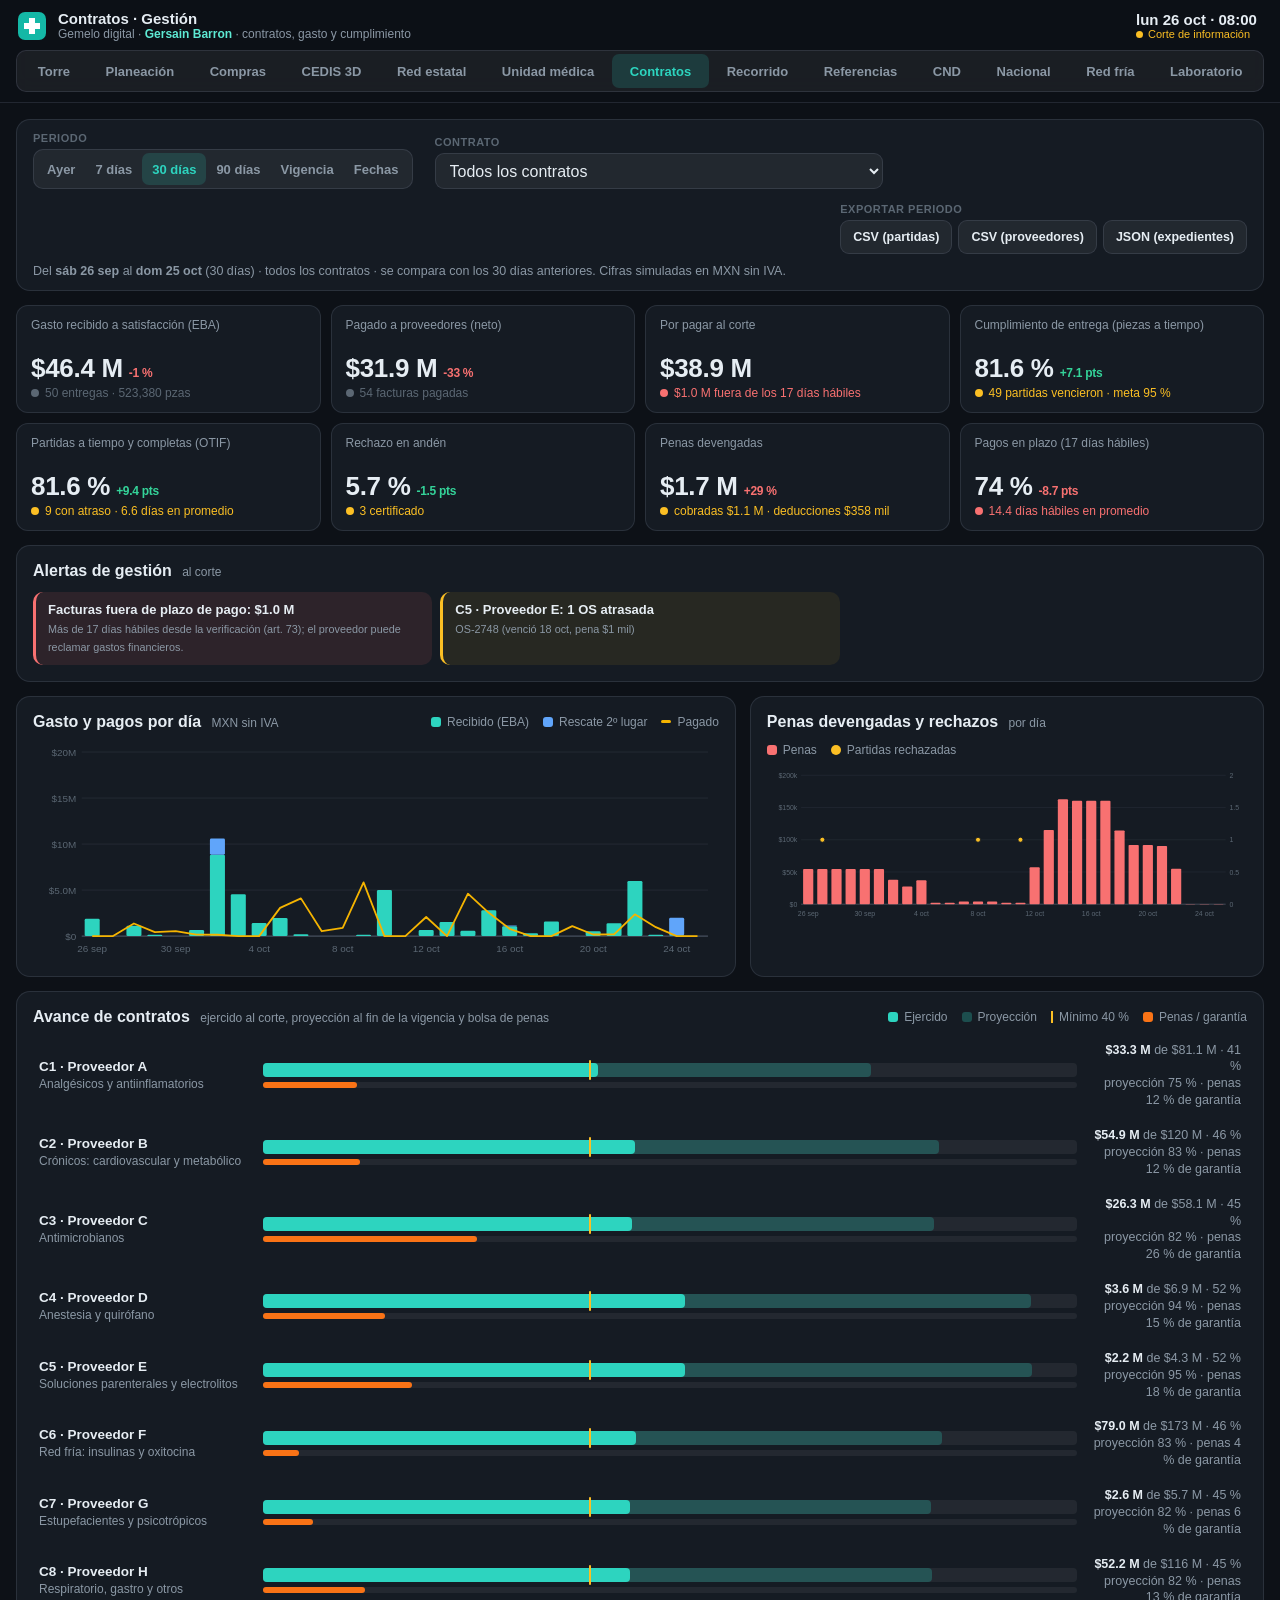
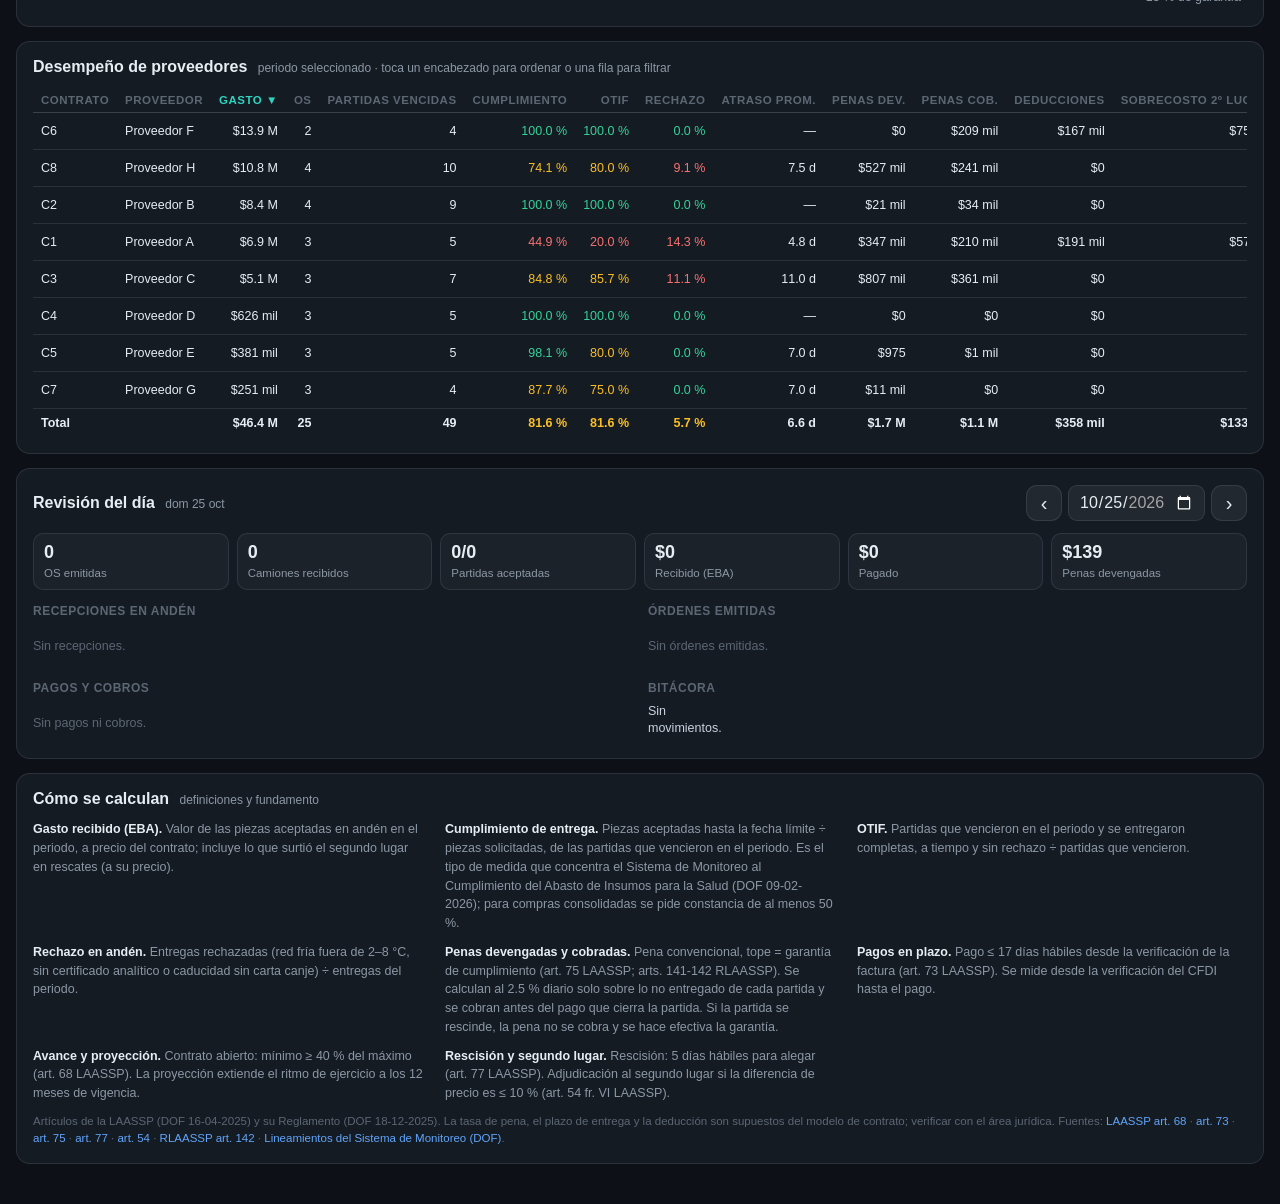
<file: web/contratos.html>
<!doctype html>
<html lang="es">
<head>
  <meta charset="utf-8">
  <meta name="author" content="Gersain Barron">
  <meta name="copyright" content="© 2026 Gersain Barron · Licencia MIT">
  <meta name="viewport" content="width=device-width, initial-scale=1, viewport-fit=cover">
  <meta name="theme-color" content="#0d1117">
  <title>Contratos · Gestión del abasto</title>
  <link rel="stylesheet" href="css/unidad.css">
  <link rel="stylesheet" href="css/contratos.css">
</head>
<body>
  <header class="topbar">
    <div class="brand">
      <svg class="logo" viewBox="0 0 32 32" aria-hidden="true">
        <rect x="2" y="2" width="28" height="28" rx="7" fill="#14b8a6"/>
        <path d="M13 8h6v5h5v6h-5v5h-6v-5H8v-6h5z" fill="#fff"/>
      </svg>
      <div class="brand-text">
        <b>Contratos · Gestión</b>
        <span>Gemelo digital · <em class="author">Gersain Barron</em> · contratos, gasto y cumplimiento</span>
      </div>
    </div>
    <nav class="views" aria-label="Vistas">
      <a href="torre.html">Torre</a>
      <a href="planeacion.html">Planeación</a>
      <a href="compras.html">Compras</a>
      <a id="go-cedis" href="index.html">CEDIS 3D</a>
      <a href="mapa.html">Red estatal</a>
      <a href="unidad.html">Unidad médica</a>
      <a class="active" href="contratos.html" aria-current="page">Contratos</a>
      <a id="go-rec" href="expedientes.html">Recorrido</a>
      <a href="referencias.html">Referencias</a>
      <a href="cnd.html">CND</a>
      <a href="nacional.html">Nacional</a>
      <a href="redfria.html">Red fría</a>
      <a href="laboratorio.html">Laboratorio</a>
    </nav>
    <div class="sim">
      <div class="clock-box">
        <span id="clock" class="clock">—</span>
        <span class="sim-status paused" id="corte">Corte de información</span>
      </div>
    </div>
  </header>

  <main id="main">
    <!-- Filtros -->
    <section class="card ct-filters">
      <div class="f-row">
        <div class="f-group">
          <label>Periodo</label>
          <div id="f-period" class="seg">
            <button data-p="1">Ayer</button><button data-p="7">7 días</button><button data-p="30" class="active">30 días</button>
            <button data-p="90">90 días</button><button data-p="vig">Vigencia</button><button data-p="custom">Fechas</button>
          </div>
        </div>
        <div id="f-custom" class="f-group" hidden>
          <label>Del · al</label>
          <div class="f-dates"><input id="f-from" type="date"><input id="f-to" type="date"></div>
        </div>
        <div class="f-group">
          <label for="f-k">Contrato</label>
          <select id="f-k"><option value="">Todos los contratos</option></select>
        </div>
        <div class="f-group f-right">
          <label>Exportar periodo</label>
          <div class="f-btns">
            <button id="x-csv" class="btn">CSV (partidas)</button>
            <button id="x-score" class="btn">CSV (proveedores)</button>
            <button id="x-json" class="btn">JSON (expedientes)</button>
          </div>
        </div>
      </div>
      <p id="f-sum" class="muted f-sum"></p>
    </section>

    <!-- Indicadores -->
    <section id="kpis" class="kpis" style="--kc: 8" aria-label="Indicadores del periodo"></section>

    <section id="alerts" class="card">
      <div class="card-h"><h2>Alertas de gestión <small>al corte</small></h2></div>
      <ul id="alert-list" class="al-list"></ul>
    </section>

    <div class="split2">
      <section class="card">
        <div class="card-h">
          <h2>Gasto y pagos por día <small>MXN sin IVA</small></h2>
          <div class="legend"><span><i class="sw g1"></i>Recibido (EBA)</span><span><i class="sw g2"></i>Rescate 2º lugar</span><span><i class="sw g3 line"></i>Pagado</span></div>
        </div>
        <div id="ch-gasto" class="chart"></div>
      </section>
      <section class="card">
        <div class="card-h">
          <h2>Penas devengadas y rechazos <small>por día</small></h2>
          <div class="legend"><span><i class="sw p1"></i>Penas</span><span><i class="sw p2 dot"></i>Partidas rechazadas</span></div>
        </div>
        <div id="ch-penas" class="chart"></div>
      </section>
    </div>

    <section class="card">
      <div class="card-h">
        <h2>Avance de contratos <small>ejercido al corte, proyección al fin de la vigencia y bolsa de penas</small></h2>
        <div class="legend"><span><i class="sw a1"></i>Ejercido</span><span><i class="sw a2"></i>Proyección</span><span><i class="mk min"></i>Mínimo 40 %</span><span><i class="sw a3"></i>Penas / garantía</span></div>
      </div>
      <div id="avance" class="av-list"></div>
    </section>

    <section class="card">
      <div class="card-h">
        <h2>Desempeño de proveedores <small id="score-sub">periodo seleccionado · toca un encabezado para ordenar</small></h2>
      </div>
      <div class="tbl-wrap"><table id="score" class="tbl"></table></div>
    </section>

    <section class="card" id="day">
      <div class="card-h">
        <h2>Revisión del día <small id="day-sub"></small></h2>
        <div class="day-nav">
          <button id="d-prev" class="icon-btn" aria-label="Día anterior">‹</button>
          <input id="d-date" type="date">
          <button id="d-next" class="icon-btn" aria-label="Día siguiente">›</button>
        </div>
      </div>
      <div id="day-kpis" class="day-kpis"></div>
      <div class="day-grid">
        <div><h3>Recepciones en andén</h3><div id="day-rec" class="d-list"></div></div>
        <div><h3>Órdenes emitidas</h3><div id="day-os" class="d-list"></div></div>
        <div><h3>Pagos y cobros</h3><div id="day-pay" class="d-list"></div></div>
        <div><h3>Bitácora</h3><ul id="day-log" class="d-log"></ul></div>
      </div>
    </section>

    <section class="card">
      <div class="card-h"><h2>Cómo se calculan <small>definiciones y fundamento</small></h2></div>
      <div id="defs" class="defs"></div>
    </section>
  </main>
  <div id="tip" class="tip" hidden></div>
  <div id="loading" class="ct-loading">Calculando contratos…</div>
  <script type="module" src="js/contratos-page.js"></script>
</body>
</html>
</file>
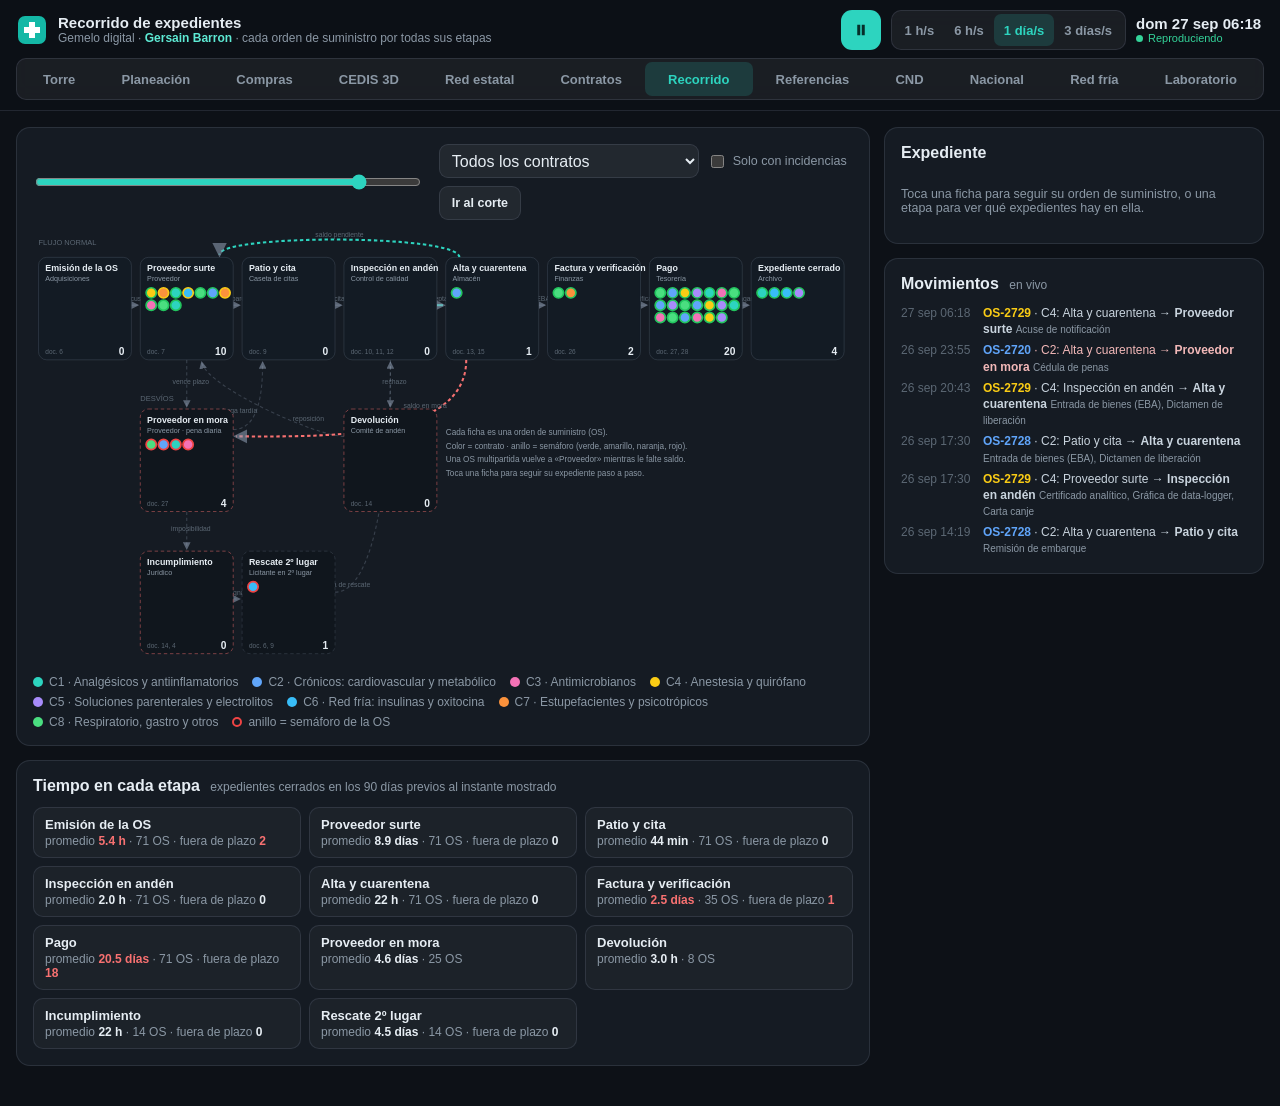
<file: web/expedientes.html>
<!doctype html>
<html lang="es">
<head>
  <meta charset="utf-8">
  <meta name="author" content="Gersain Barron">
  <meta name="copyright" content="© 2026 Gersain Barron · Licencia MIT">
  <meta name="viewport" content="width=device-width, initial-scale=1, viewport-fit=cover">
  <meta name="theme-color" content="#0d1117">
  <title>Recorrido de expedientes · Contratos</title>
  <link rel="stylesheet" href="css/unidad.css">
  <link rel="stylesheet" href="css/contratos.css">
  <link rel="stylesheet" href="css/expedientes.css">
</head>
<body>
  <header class="topbar">
    <div class="brand">
      <svg class="logo" viewBox="0 0 32 32" aria-hidden="true">
        <rect x="2" y="2" width="28" height="28" rx="7" fill="#14b8a6"/>
        <path d="M13 8h6v5h5v6h-5v5h-6v-5H8v-6h5z" fill="#fff"/>
      </svg>
      <div class="brand-text">
        <b>Recorrido de expedientes</b>
        <span>Gemelo digital · <em class="author">Gersain Barron</em> · cada orden de suministro por todas sus etapas</span>
      </div>
    </div>
    <nav class="views" aria-label="Vistas">
      <a href="torre.html">Torre</a>
      <a href="planeacion.html">Planeación</a>
      <a href="compras.html">Compras</a>
      <a id="go-cedis" href="index.html">CEDIS 3D</a>
      <a href="mapa.html">Red estatal</a>
      <a id="go-contracts" href="contratos.html">Contratos</a>
      <a class="active" href="expedientes.html" aria-current="page">Recorrido</a>
      <a href="referencias.html">Referencias</a>
      <a href="cnd.html">CND</a>
      <a href="nacional.html">Nacional</a>
      <a href="redfria.html">Red fría</a>
      <a href="laboratorio.html">Laboratorio</a>
    </nav>
    <div class="sim">
      <button id="btn-play" class="icon-btn primary" aria-label="Pausar"></button>
      <div id="speed" class="speed" role="group" aria-label="Velocidad">
        <button data-s="3600">1 h/s</button><button data-s="21600">6 h/s</button><button data-s="86400" class="active">1 día/s</button><button data-s="259200">3 días/s</button>
      </div>
      <div class="clock-box">
        <span id="clock" class="clock">—</span>
        <span id="sim-status" class="sim-status">Reproduciendo</span>
      </div>
    </div>
  </header>

  <main class="xp">
    <section class="card xp-flow">
      <div class="xp-bar">
        <input id="tl" type="range" min="0" max="1" step="1800" aria-label="Línea de tiempo">
        <div class="xp-tools">
          <select id="f-k"><option value="">Todos los contratos</option></select>
          <label class="xp-chk"><input id="f-inc" type="checkbox"> Solo con incidencias</label>
          <button id="btn-hoy" class="btn">Ir al corte</button>
        </div>
      </div>
      <div id="flow" class="xp-svg"></div>
      <div id="legend" class="legend xp-legend"></div>
    </section>

    <aside class="xp-side">
      <section class="card" id="sel-card">
        <div class="card-h"><h2 id="sel-title">Expediente</h2><div class="xp-sel-btns"><button id="sel-next" class="btn" hidden>Siguiente paso ›</button><button id="sel-x" class="btn" hidden>✕</button></div></div>
        <div id="sel-body" class="xp-sel"><p class="muted">Toca una ficha para seguir su orden de suministro, o una etapa para ver qué expedientes hay en ella.</p></div>
      </section>
      <section class="card">
        <div class="card-h"><h2>Movimientos <small>en vivo</small></h2></div>
        <ul id="feed" class="xp-feed"></ul>
      </section>
    </aside>

    <section class="card xp-stats">
      <div class="card-h"><h2>Tiempo en cada etapa <small id="st-sub">expedientes cerrados en los 90 días previos al instante mostrado</small></h2></div>
      <div id="stats" class="xp-stat-grid"></div>
    </section>
  </main>
  <div id="tip" class="tip" hidden></div>
  <div id="loading" class="ct-loading">Armando expedientes…</div>
  <script type="module" src="js/expedientes.js"></script>
</body>
</html>
</file>
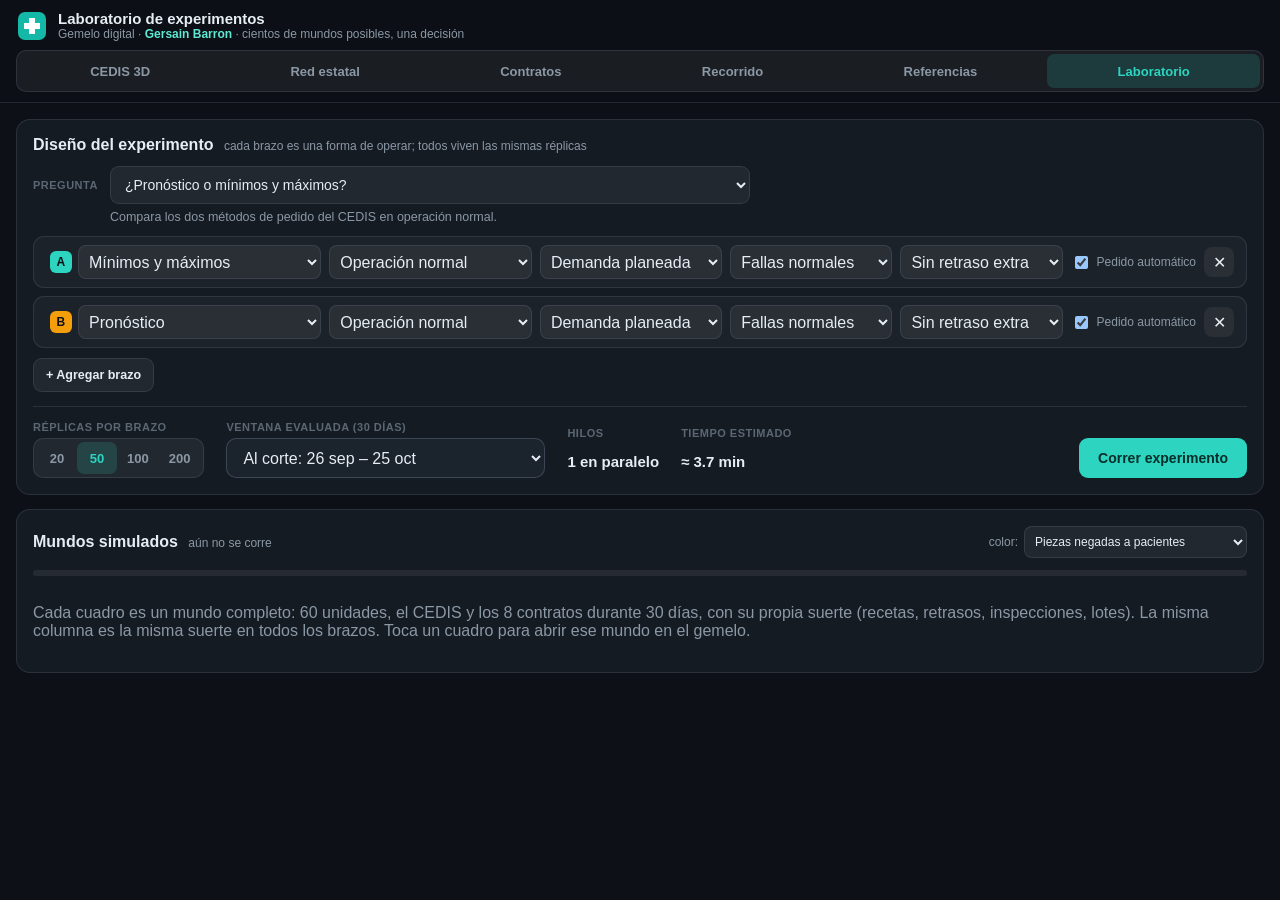
<file: web/laboratorio.html>
<!doctype html>
<html lang="es">
<head>
  <meta charset="utf-8">
  <meta name="author" content="Gersain Barron">
  <meta name="copyright" content="© 2026 Gersain Barron · Licencia MIT">
  <meta name="viewport" content="width=device-width, initial-scale=1, viewport-fit=cover">
  <meta name="theme-color" content="#0d1117">
  <title>Laboratorio de experimentos · Abasto</title>
  <link rel="stylesheet" href="css/unidad.css">
  <link rel="stylesheet" href="css/contratos.css">
  <link rel="stylesheet" href="css/laboratorio.css">
</head>
<body>
  <header class="topbar">
    <div class="brand">
      <svg class="logo" viewBox="0 0 32 32" aria-hidden="true">
        <rect x="2" y="2" width="28" height="28" rx="7" fill="#14b8a6"/>
        <path d="M13 8h6v5h5v6h-5v5h-6v-5H8v-6h5z" fill="#fff"/>
      </svg>
      <div class="brand-text">
        <b>Laboratorio de experimentos</b>
        <span>Gemelo digital · <em class="author">Gersain Barron</em> · cientos de mundos posibles, una decisión</span>
      </div>
    </div>
    <nav class="views" aria-label="Vistas">
      <a href="index.html">CEDIS 3D</a>
      <a href="mapa.html">Red estatal</a>
      <a href="contratos.html">Contratos</a>
      <a href="expedientes.html">Recorrido</a>
      <a href="referencias.html">Referencias</a>
      <a class="active" href="laboratorio.html" aria-current="page">Laboratorio</a>
    </nav>
  </header>

  <main class="lab">
    <section class="card">
      <div class="card-h"><h2>Diseño del experimento <small>cada brazo es una forma de operar; todos viven las mismas réplicas</small></h2></div>
      <div class="lab-q">
        <label for="q">Pregunta</label>
        <select id="q"></select>
        <p id="q-why" class="muted"></p>
      </div>
      <div id="arms" class="arms"></div>
      <button id="add-arm" class="btn">+ Agregar brazo</button>
      <div class="lab-run">
        <div class="f-group"><label>Réplicas por brazo</label><div id="n-rep" class="seg"><button data-n="20">20</button><button data-n="50" class="active">50</button><button data-n="100">100</button><button data-n="200">200</button></div></div>
        <div class="f-group"><label for="win">Ventana evaluada (30 días)</label>
          <select id="win">
            <option value="0">Al corte: 26 sep – 25 oct</option>
            <option value="15">Contingencia completa: 11 oct – 9 nov</option>
            <option value="66">Invierno: 1 – 30 dic</option>
          </select></div>
        <div class="f-group"><label>Hilos</label><b id="threads" class="lab-val">—</b></div>
        <div class="f-group"><label>Tiempo estimado</label><b id="eta0" class="lab-val">—</b></div>
        <div class="lab-go"><button id="run" class="btn primary">Correr experimento</button><button id="stop" class="btn" hidden>Detener</button></div>
      </div>
    </section>

    <section class="card" id="live-card">
      <div class="card-h">
        <h2>Mundos simulados <small id="prog-txt">aún no se corre</small></h2>
        <div class="lab-color">color: <select id="tile-m"></select></div>
      </div>
      <div class="prog"><i id="prog"></i></div>
      <div id="tiles" class="tiles"></div>
      <p class="muted sub">Cada cuadro es un mundo completo: 60 unidades, el CEDIS y los 8 contratos durante 30 días, con su propia suerte (recetas, retrasos, inspecciones, lotes). La misma columna es la misma suerte en todos los brazos. Toca un cuadro para abrir ese mundo en el gemelo.</p>
    </section>

    <section class="card" id="res-card" hidden>
      <div class="card-h"><h2>Conclusiones <small id="concl-sub"></small></h2></div>
      <ul id="concl" class="concl"></ul>
    </section>

    <section class="card" id="tab-card" hidden>
      <div class="card-h"><h2>Resultados por indicador <small>promedio con intervalo de confianza al 95 % · rango de 90 % de los mundos</small></h2></div>
      <div class="tbl-wrap"><table id="res" class="tbl lab-tbl"></table></div>
    </section>

    <div class="split2" id="charts" hidden>
      <section class="card">
        <div class="card-h"><h2>Distribución <small>cada punto es un mundo</small></h2><select id="dist-m"></select></div>
        <div id="dist" class="chart"></div>
      </section>
      <section class="card">
        <div class="card-h"><h2>Día a día <small>mediana y 90 % de los mundos</small></h2><select id="fan-m"><option value="rx">Recetas completas</option><option value="fill">Surtido del CEDIS</option></select></div>
        <div id="fan" class="chart"></div>
      </section>
    </div>

    <section class="card" id="conv-card" hidden>
      <div class="card-h"><h2>¿Bastan las réplicas? <small>promedio acumulado del indicador de la distribución; si ya se aplanó, más réplicas no cambian la conclusión</small></h2>
        <button id="csv" class="btn">Exportar réplicas (CSV)</button></div>
      <div id="conv" class="chart"></div>
    </section>
  </main>
  <div id="tip" class="tip" hidden></div>
  <script type="module" src="js/laboratorio.js"></script>
</body>
</html>
</file>
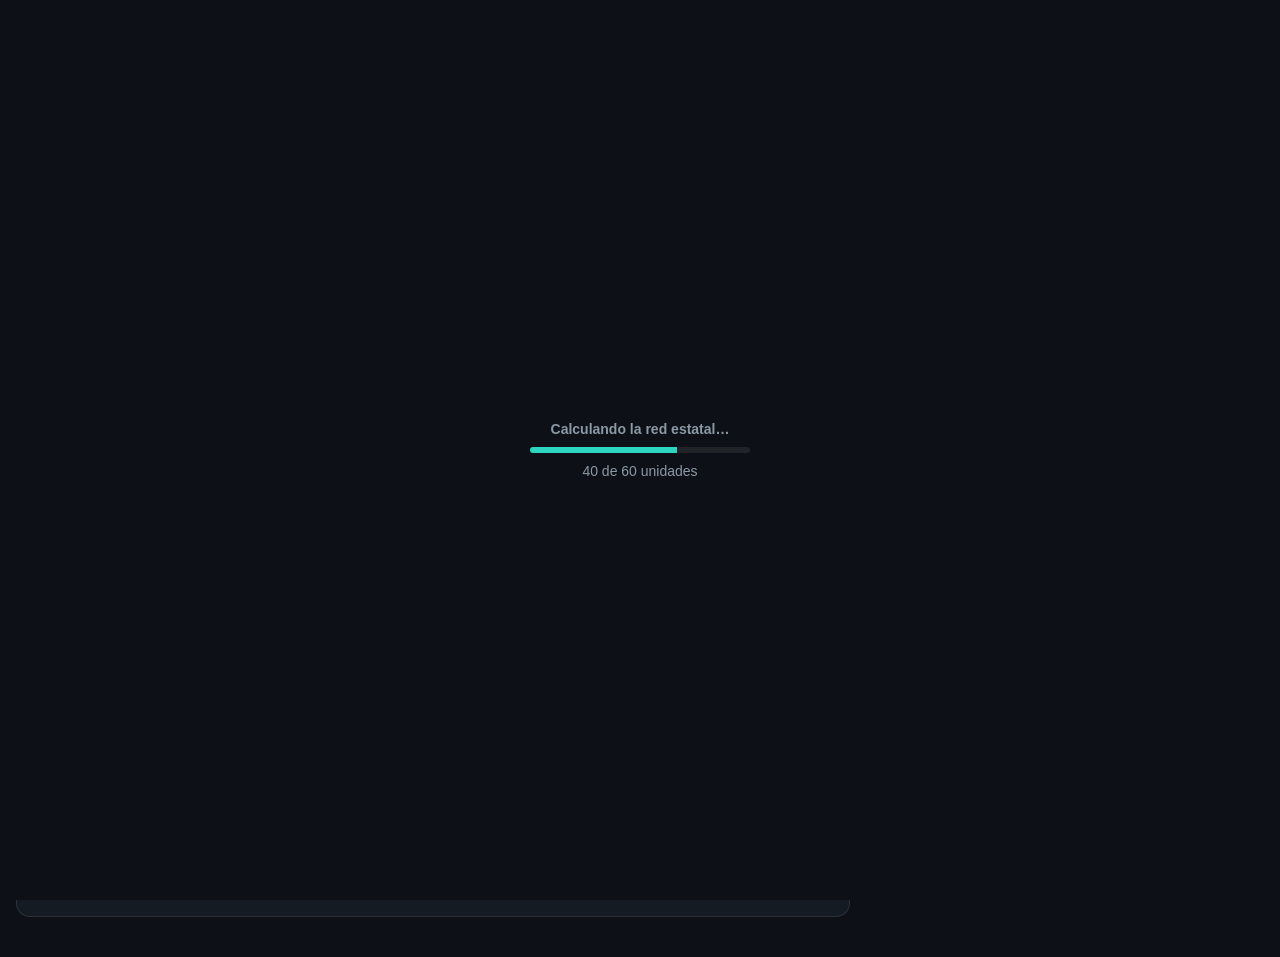
<file: web/mapa.html>
<!doctype html>
<html lang="es">
<head>
  <meta charset="utf-8">
  <meta name="author" content="Gersain Barron">
  <meta name="copyright" content="© 2026 Gersain Barron · Licencia MIT">
  <meta name="viewport" content="width=device-width, initial-scale=1, viewport-fit=cover">
  <meta name="apple-mobile-web-app-capable" content="yes">
  <meta name="mobile-web-app-capable" content="yes">
  <meta name="apple-mobile-web-app-status-bar-style" content="black-translucent">
  <meta name="theme-color" content="#0d1117">
  <title>Red estatal · Abasto de medicamentos Hidalgo</title>
  <link rel="stylesheet" href="css/unidad.css">
  <link rel="stylesheet" href="css/mapa.css">
</head>
<body>
  <header class="topbar">
    <div class="brand">
      <svg class="logo" viewBox="0 0 32 32" aria-hidden="true">
        <rect x="2" y="2" width="28" height="28" rx="7" fill="#14b8a6"/>
        <path d="M13 8h6v5h5v6h-5v5h-6v-5H8v-6h5z" fill="#fff"/>
      </svg>
      <div class="brand-text">
        <b>Red estatal · Hidalgo</b>
        <span>Gemelo digital · <em class="author">Gersain Barron</em> · CEDIS y 60 unidades</span>
      </div>
    </div>
    <nav class="views" aria-label="Vistas">
      <a href="torre.html">Torre</a>
      <a href="planeacion.html">Planeación</a>
      <a href="compras.html">Compras</a>
      <a href="index.html">CEDIS 3D</a>
      <a class="active" href="mapa.html" aria-current="page">Red estatal</a>
      <a id="go-unit" href="unidad.html">Unidad médica</a>
      <a href="contratos.html">Contratos</a>
      <a href="cnd.html">CND</a>
      <a href="nacional.html">Nacional</a>
      <a href="redfria.html">Red fría</a>
      <a href="laboratorio.html">Laboratorio</a>
    </nav>
    <div class="sim">
      <button id="btn-play" class="icon-btn primary" aria-label="Pausar"></button>
      <div class="speed" role="group" aria-label="Velocidad">
        <button data-speed="1">1×</button><button data-speed="10">10×</button><button data-speed="60">60×</button><button data-speed="300">300×</button>
      </div>
      <div class="clock-box">
        <span id="clock" class="clock">—</span>
        <span id="sim-status" class="sim-status">En vivo · simulado</span>
      </div>
    </div>
  </header>

  <main class="net">
    <section class="card map-card">
      <div class="card-h wrap">
        <h2>Abasto en tiempo real <small id="map-sub"></small></h2>
        <div class="legend">
          <span><i class="lg ok"></i>Abasto normal</span>
          <span><i class="lg warn"></i>Con faltantes</span>
          <span><i class="lg crit"></i>Crítico / alerta urgente</span>
          <span><i class="lg van"></i>Camioneta en ruta</span>
          <span><i class="lg urg"></i>Reabasto urgente</span>
        </div>
      </div>
      <div id="map" class="map">
        <div class="map-tools">
          <button id="z-in" class="icon-btn" aria-label="Acercar">+</button>
          <button id="z-out" class="icon-btn" aria-label="Alejar">−</button>
          <button id="z-reset" class="icon-btn" aria-label="Vista completa">⤢</button>
        </div>
        <div id="map-panel" class="map-panel" hidden></div>
      </div>
      <p class="note">Hospitales en cuadro, unidades de primer nivel en círculo. Toca una unidad o una camioneta para ver su detalle. Arrastra para mover y pellizca o usa la rueda para acercar.</p>
    </section>

    <aside class="card side">
      <div id="kpis-net" class="kpis-net"></div>
      <nav id="side-tabs" class="seg side-tabs">
        <button data-tab="units" class="active">Unidades</button>
        <button data-tab="short">Desabasto <em id="n-short"></em></button>
        <button data-tab="vans">Camionetas</button>
        <button data-tab="routes">Rutas y costos</button>
        <button data-tab="alloc">Inventario y asignación</button>
        <button data-tab="alerts">Alertas <em id="n-alerts"></em></button>
        <button data-tab="redis">Redistribución <em id="n-redis" class="info"></em></button>
        <button data-tab="trace">Trazabilidad</button>
        <button data-tab="fc">Pronóstico</button>
      </nav>
      <div id="side-body" class="side-body"></div>
    </aside>
  </main>

  <div id="loading" class="loading"><div><b>Calculando la red estatal…</b><div class="load-track"><i id="load-bar"></i></div><span id="load-msg">60 unidades</span></div></div>
  <script type="module" src="js/mapa.js"></script>
</body>
</html>
</file>
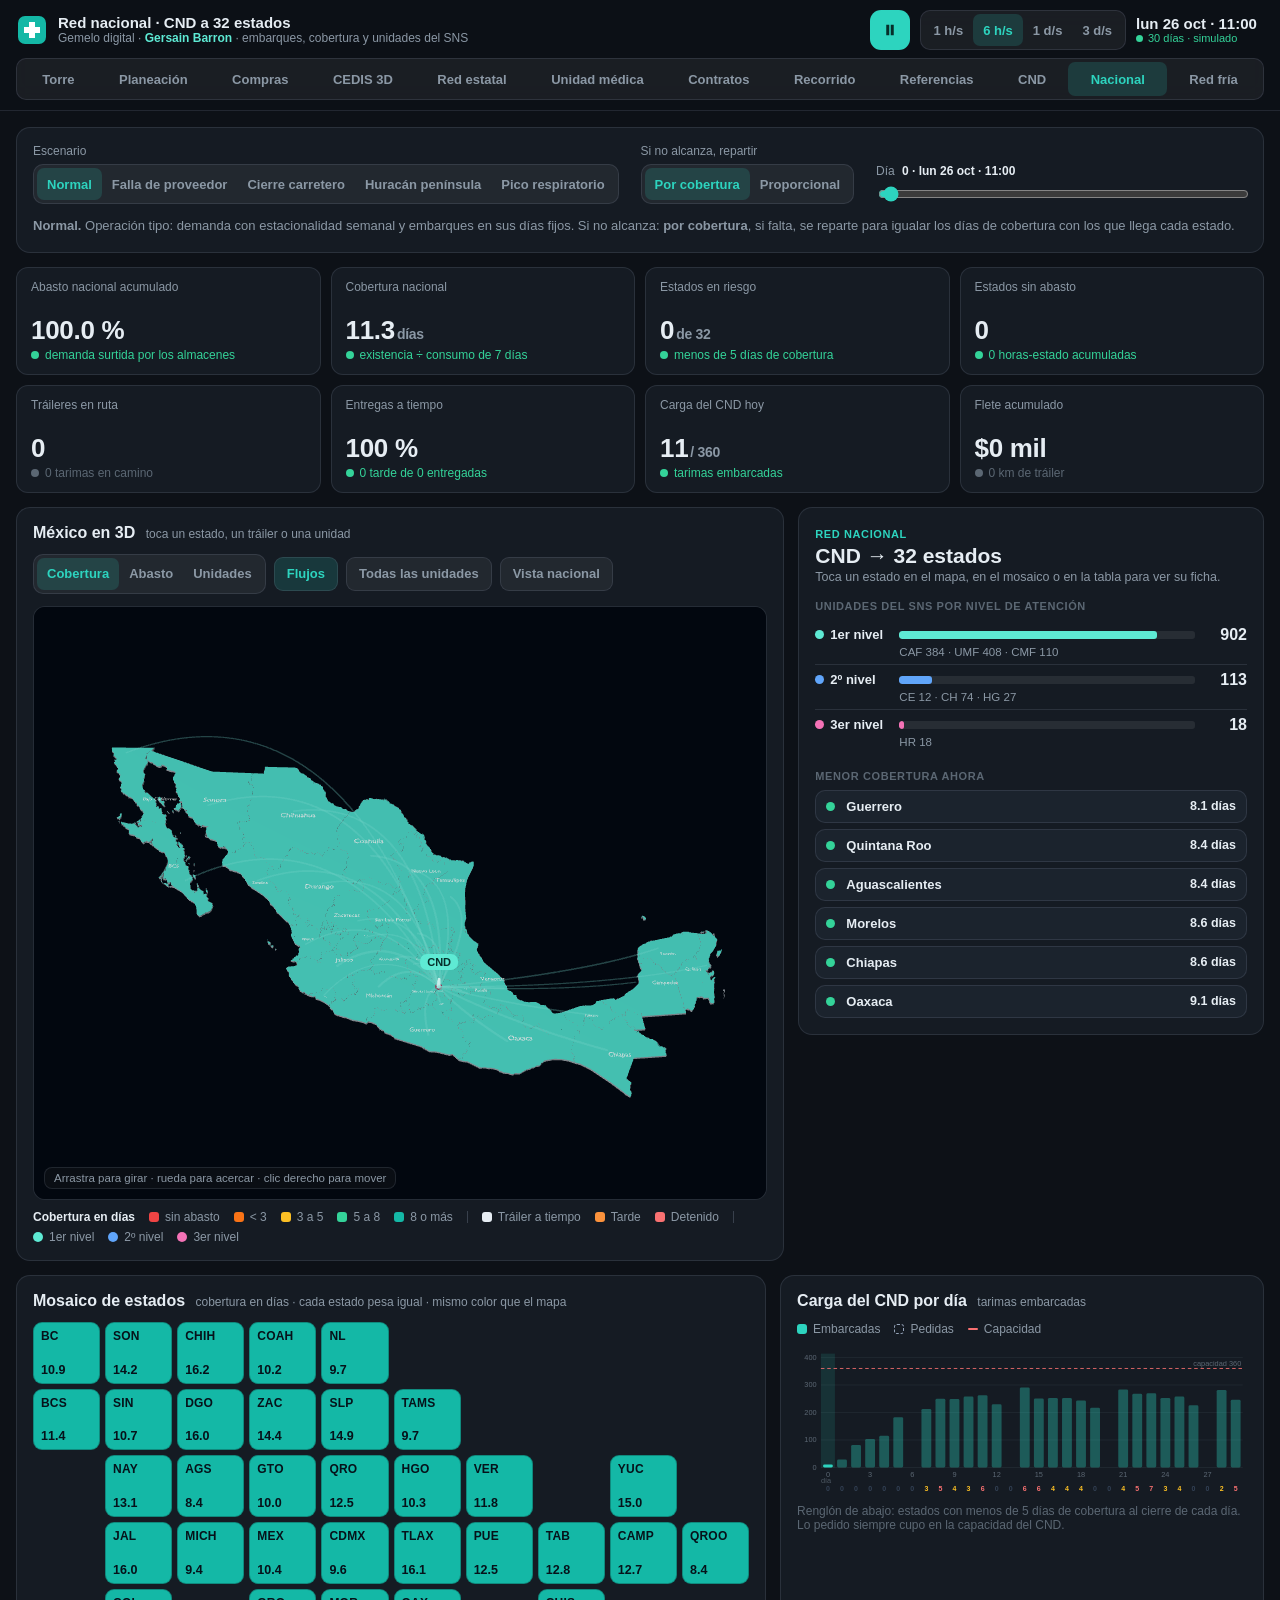
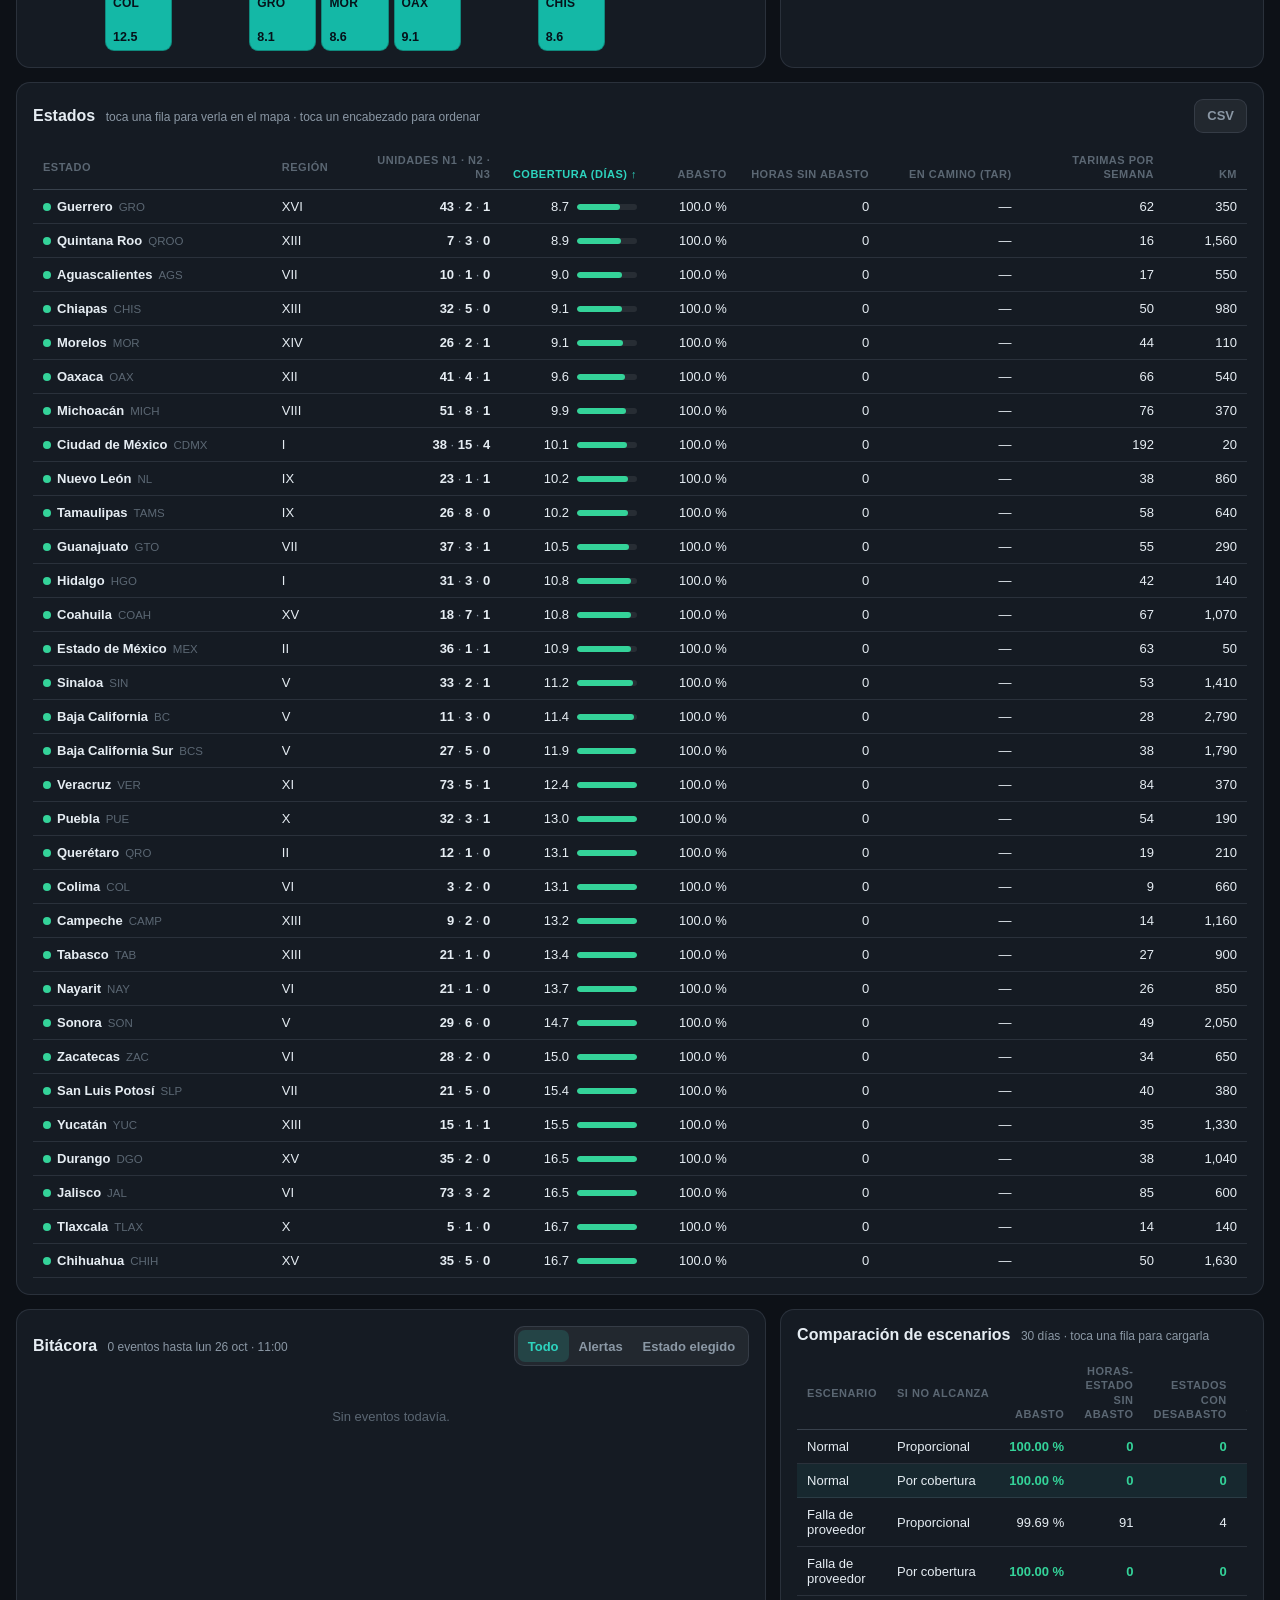
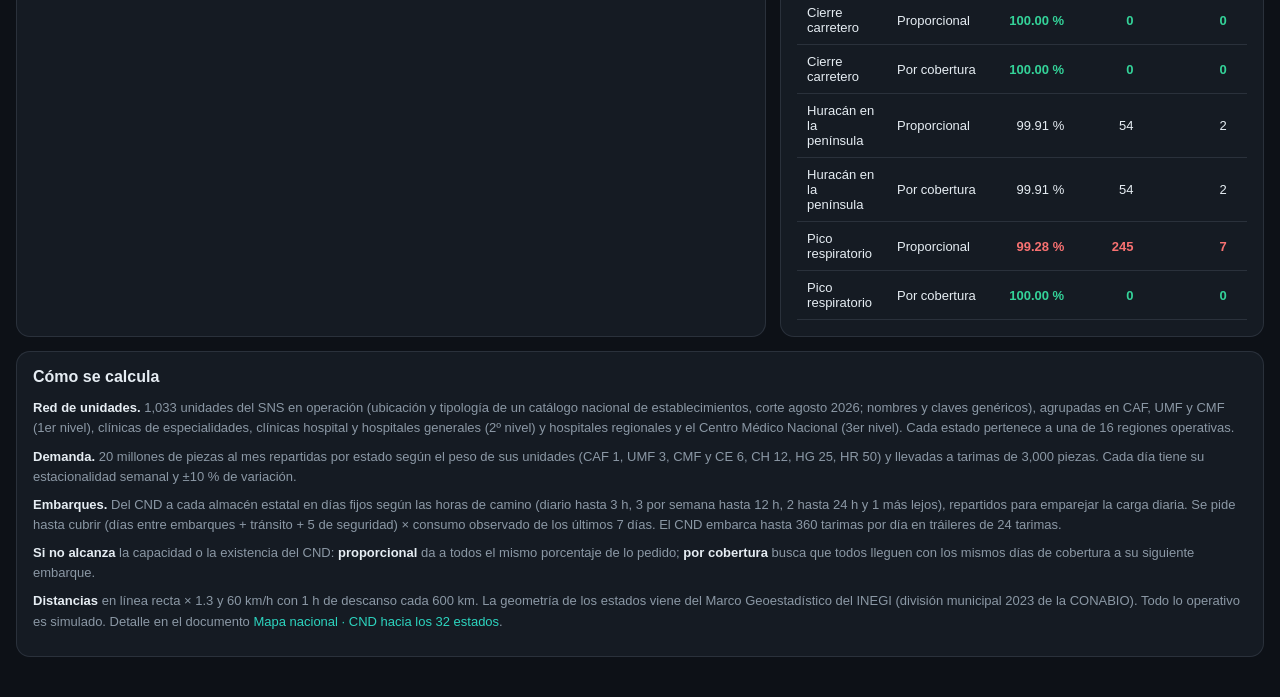
<file: web/nacional.html>
<!doctype html>
<html lang="es">
<head>
  <meta charset="utf-8">
  <meta name="author" content="Gersain Barron">
  <meta name="copyright" content="© 2026 Gersain Barron · Licencia MIT">
  <meta name="viewport" content="width=device-width, initial-scale=1, viewport-fit=cover">
  <meta name="apple-mobile-web-app-capable" content="yes">
  <meta name="mobile-web-app-capable" content="yes">
  <meta name="apple-mobile-web-app-status-bar-style" content="black-translucent">
  <meta name="theme-color" content="#0d1117">
  <title>Red nacional · CND a 32 estados</title>
  <link rel="stylesheet" href="css/unidad.css">
  <link rel="stylesheet" href="css/nacional.css">
  <script type="importmap">
    { "imports": { "three": "./vendor/three.module.min.js", "three/addons/": "./vendor/jsm/" } }
  </script>
</head>
<body>
  <header class="topbar">
    <div class="brand">
      <svg class="logo" viewBox="0 0 32 32" aria-hidden="true">
        <rect x="2" y="2" width="28" height="28" rx="7" fill="#14b8a6"/>
        <path d="M13 8h6v5h5v6h-5v5h-6v-5H8v-6h5z" fill="#fff"/>
      </svg>
      <div class="brand-text">
        <b>Red nacional · CND a 32 estados</b>
        <span>Gemelo digital · <em class="author">Gersain Barron</em> · embarques, cobertura y unidades del SNS</span>
      </div>
    </div>
    <nav class="views" aria-label="Vistas">
      <a href="torre.html">Torre</a>
      <a href="planeacion.html">Planeación</a>
      <a href="compras.html">Compras</a>
      <a href="index.html">CEDIS 3D</a>
      <a href="mapa.html">Red estatal</a>
      <a href="unidad.html">Unidad médica</a>
      <a href="contratos.html">Contratos</a>
      <a href="expedientes.html">Recorrido</a>
      <a href="referencias.html">Referencias</a>
      <a href="cnd.html">CND</a>
      <a class="active" href="nacional.html" aria-current="page">Nacional</a>
      <a href="redfria.html">Red fría</a>
    </nav>
    <div class="sim">
      <button id="btn-play" class="icon-btn primary" aria-label="Pausar"></button>
      <div class="speed" role="group" aria-label="Velocidad">
        <button data-speed="1">1 h/s</button><button data-speed="6">6 h/s</button><button data-speed="24">1 d/s</button><button data-speed="72">3 d/s</button>
      </div>
      <div class="clock-box">
        <span id="clock" class="clock">—</span>
        <span id="sim-status" class="sim-status">30 días · simulado</span>
      </div>
    </div>
  </header>

  <main>
    <section class="card">
      <div class="nx-scn-top">
        <div class="f-group" style="max-width:100%">
          <label>Escenario</label>
          <div id="scn" class="seg nx-scroll">
            <button data-s="normal" class="active">Normal</button><button data-s="proveedor">Falla de proveedor</button><button data-s="carretera">Cierre carretero</button><button data-s="huracan">Huracán península</button><button data-s="pico">Pico respiratorio</button>
          </div>
        </div>
        <div class="f-group">
          <label>Si no alcanza, repartir</label>
          <div id="pol" class="seg">
            <button data-p="cob" class="active">Por cobertura</button><button data-p="prop">Proporcional</button>
          </div>
        </div>
        <div class="f-group nx-time">
          <label for="t-range">Día <b id="t-label">—</b></label>
          <input id="t-range" type="range" min="0" max="719" step="1" value="0">
        </div>
      </div>
      <p id="scn-desc" class="muted nx-desc"></p>
    </section>

    <section id="kpis" class="kpis" aria-label="Indicadores nacionales"></section>

    <div class="nx-main">
      <section class="card u3d-card">
        <div class="card-h">
          <h2>México en 3D <small>toca un estado, un tráiler o una unidad</small></h2>
          <div class="nx-tools">
            <div id="metric" class="seg"><button data-m="cov" class="active">Cobertura</button><button data-m="abasto">Abasto</button><button data-m="unid">Unidades</button></div>
            <button id="btn-flows" class="seg-btn on" type="button">Flujos</button>
            <button id="btn-units" class="seg-btn" type="button">Todas las unidades</button>
            <button id="btn-home" class="seg-btn" type="button">Vista nacional</button>
          </div>
        </div>
        <div id="c3d" class="u3d nx-3d"><div class="u3d-loading">Cargando el mapa de México…</div></div>
        <div id="legend" class="legend nx-legend"></div>
      </section>
      <section id="ficha" class="card ficha" aria-live="polite"></section>
    </div>

    <div class="split">
      <section class="card">
        <div class="card-h">
          <h2>Mosaico de estados <small id="tiles-sub">cada cuadro pesa igual · mismo color que el mapa</small></h2>
        </div>
        <div id="tiles" class="tiles"></div>
      </section>
      <section class="card">
        <div class="card-h">
          <h2>Carga del CND por día <small>tarimas embarcadas</small></h2>
          <div class="legend"><span><i class="sw" style="background:#2dd4bf"></i>Embarcadas</span><span><i class="sw" style="border:1px dashed #94a3b8"></i>Pedidas</span><span><i class="sw line" style="background:#f87171;height:2px"></i>Capacidad</span></div>
        </div>
        <div id="load-chart" class="nx-chart"></div>
        <p id="load-note" class="note"></p>
      </section>
    </div>

    <section class="card">
      <div class="card-h">
        <h2>Estados <small id="rank-sub">toca una fila para verla en el mapa · toca un encabezado para ordenar</small></h2>
        <button id="rank-csv" class="seg-btn" type="button">CSV</button>
      </div>
      <div id="rank" class="m-table"></div>
    </section>

    <div class="split">
      <section class="card">
        <div class="card-h">
          <h2>Bitácora <small id="feed-sub"></small></h2>
          <div id="feed-f" class="seg"><button data-f="all" class="active">Todo</button><button data-f="alert">Alertas</button><button data-f="sel">Estado elegido</button></div>
        </div>
        <div id="feed" class="nx-feed"></div>
      </section>
      <section class="card">
        <div class="card-h"><h2>Comparación de escenarios <small>30 días · toca una fila para cargarla</small></h2></div>
        <div id="compare" class="m-table"><p class="empty">Calculando…</p></div>
      </section>
    </div>

    <section class="card">
      <div class="card-h"><h2>Cómo se calcula</h2></div>
      <div class="nx-defs">
        <p><b>Red de unidades.</b> 1,033 unidades del SNS en operación (ubicación y tipología de un catálogo nacional de establecimientos, corte agosto 2026; nombres y claves genéricos), agrupadas en CAF, UMF y CMF (1er nivel), clínicas de especialidades, clínicas hospital y hospitales generales (2º nivel) y hospitales regionales y el Centro Médico Nacional (3er nivel). Cada estado pertenece a una de 16 regiones operativas.</p>
        <p><b>Demanda.</b> 20 millones de piezas al mes repartidas por estado según el peso de sus unidades (CAF 1, UMF 3, CMF y CE 6, CH 12, HG 25, HR 50) y llevadas a tarimas de 3,000 piezas. Cada día tiene su estacionalidad semanal y ±10 % de variación.</p>
        <p><b>Embarques.</b> Del CND a cada almacén estatal en días fijos según las horas de camino (diario hasta 3 h, 3 por semana hasta 12 h, 2 hasta 24 h y 1 más lejos), repartidos para emparejar la carga diaria. Se pide hasta cubrir (días entre embarques + tránsito + 5 de seguridad) × consumo observado de los últimos 7 días. El CND embarca hasta 360 tarimas por día en tráileres de 24 tarimas.</p>
        <p><b>Si no alcanza</b> la capacidad o la existencia del CND: <b>proporcional</b> da a todos el mismo porcentaje de lo pedido; <b>por cobertura</b> busca que todos lleguen con los mismos días de cobertura a su siguiente embarque.</p>
        <p><b>Distancias</b> en línea recta × 1.3 y 60 km/h con 1 h de descanso cada 600 km. La geometría de los estados viene del Marco Geoestadístico del INEGI (división municipal 2023 de la CONABIO). Todo lo operativo es simulado. Detalle en el documento <a href="https://claude.ai/artifact/GbbUhTE7iFTBg8q9JZLJaq" target="_blank" rel="noopener">Mapa nacional · CND hacia los 32 estados</a>.</p>
      </div>
    </section>
  </main>

  <div id="tip" class="tip" hidden></div>
  <div id="loading" class="loading">Calculando 30 días de embarques…</div>
  <script type="module" src="js/nacional.js"></script>
</body>
</html>
</file>
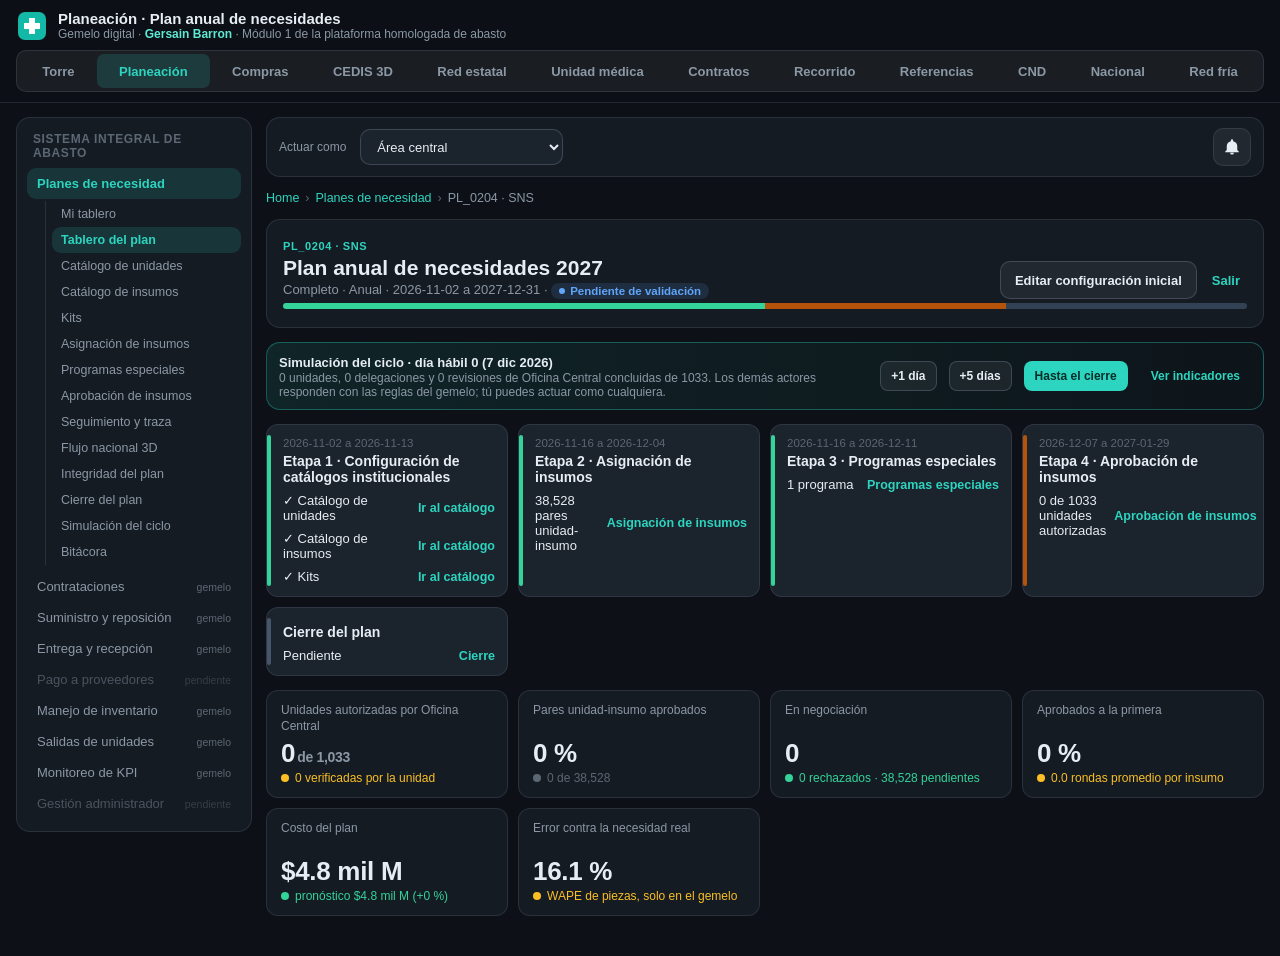
<file: web/planeacion.html>
<!doctype html>
<html lang="es">
<head>
  <meta charset="utf-8">
  <meta name="author" content="Gersain Barron">
  <meta name="copyright" content="© 2026 Gersain Barron · Licencia MIT">
  <meta name="viewport" content="width=device-width, initial-scale=1, viewport-fit=cover">
  <meta name="apple-mobile-web-app-capable" content="yes">
  <meta name="mobile-web-app-capable" content="yes">
  <meta name="apple-mobile-web-app-status-bar-style" content="black-translucent">
  <meta name="theme-color" content="#0d1117">
  <title>Planeación · Plan anual de necesidades</title>
  <link rel="stylesheet" href="css/unidad.css">
  <link rel="stylesheet" href="css/planeacion.css">
  <script type="importmap">
    { "imports": { "three": "./vendor/three.module.min.js", "three/addons/": "./vendor/jsm/" } }
  </script>
</head>
<body>
  <header class="topbar">
    <div class="brand">
      <svg class="logo" viewBox="0 0 32 32" aria-hidden="true">
        <rect x="2" y="2" width="28" height="28" rx="7" fill="#14b8a6"/>
        <path d="M13 8h6v5h5v6h-5v5h-6v-5H8v-6h5z" fill="#fff"/>
      </svg>
      <div class="brand-text">
        <b>Planeación · Plan anual de necesidades</b>
        <span>Gemelo digital · <em class="author">Gersain Barron</em> · Módulo 1 de la plataforma homologada de abasto</span>
      </div>
    </div>
    <nav class="views" aria-label="Vistas">
      <a href="torre.html">Torre</a>
      <a class="active" href="planeacion.html" aria-current="page">Planeación</a>
      <a href="compras.html">Compras</a>
      <a href="index.html">CEDIS 3D</a>
      <a href="mapa.html">Red estatal</a>
      <a href="unidad.html">Unidad médica</a>
      <a href="contratos.html">Contratos</a>
      <a href="expedientes.html">Recorrido</a>
      <a href="referencias.html">Referencias</a>
      <a href="cnd.html">CND</a>
      <a href="nacional.html">Nacional</a>
      <a href="redfria.html">Red fría</a>
    </nav>
  </header>

  <div class="pl-shell">
    <aside class="pl-side" id="side" aria-label="Sistema Integral de Abasto"></aside>
    <main class="pl-main" id="main">
      <div class="pl-rolebar" id="rolebar"></div>
      <div id="view"><p class="empty">Cargando el plan de necesidades…</p></div>
    </main>
  </div>
  <div id="loading" class="loading">Construyendo el plan de necesidades: 1,033 unidades × 60 claves y 36 meses de consumo…</div>
  <script type="module" src="js/planeacion.js"></script>
</body>
</html>
</file>
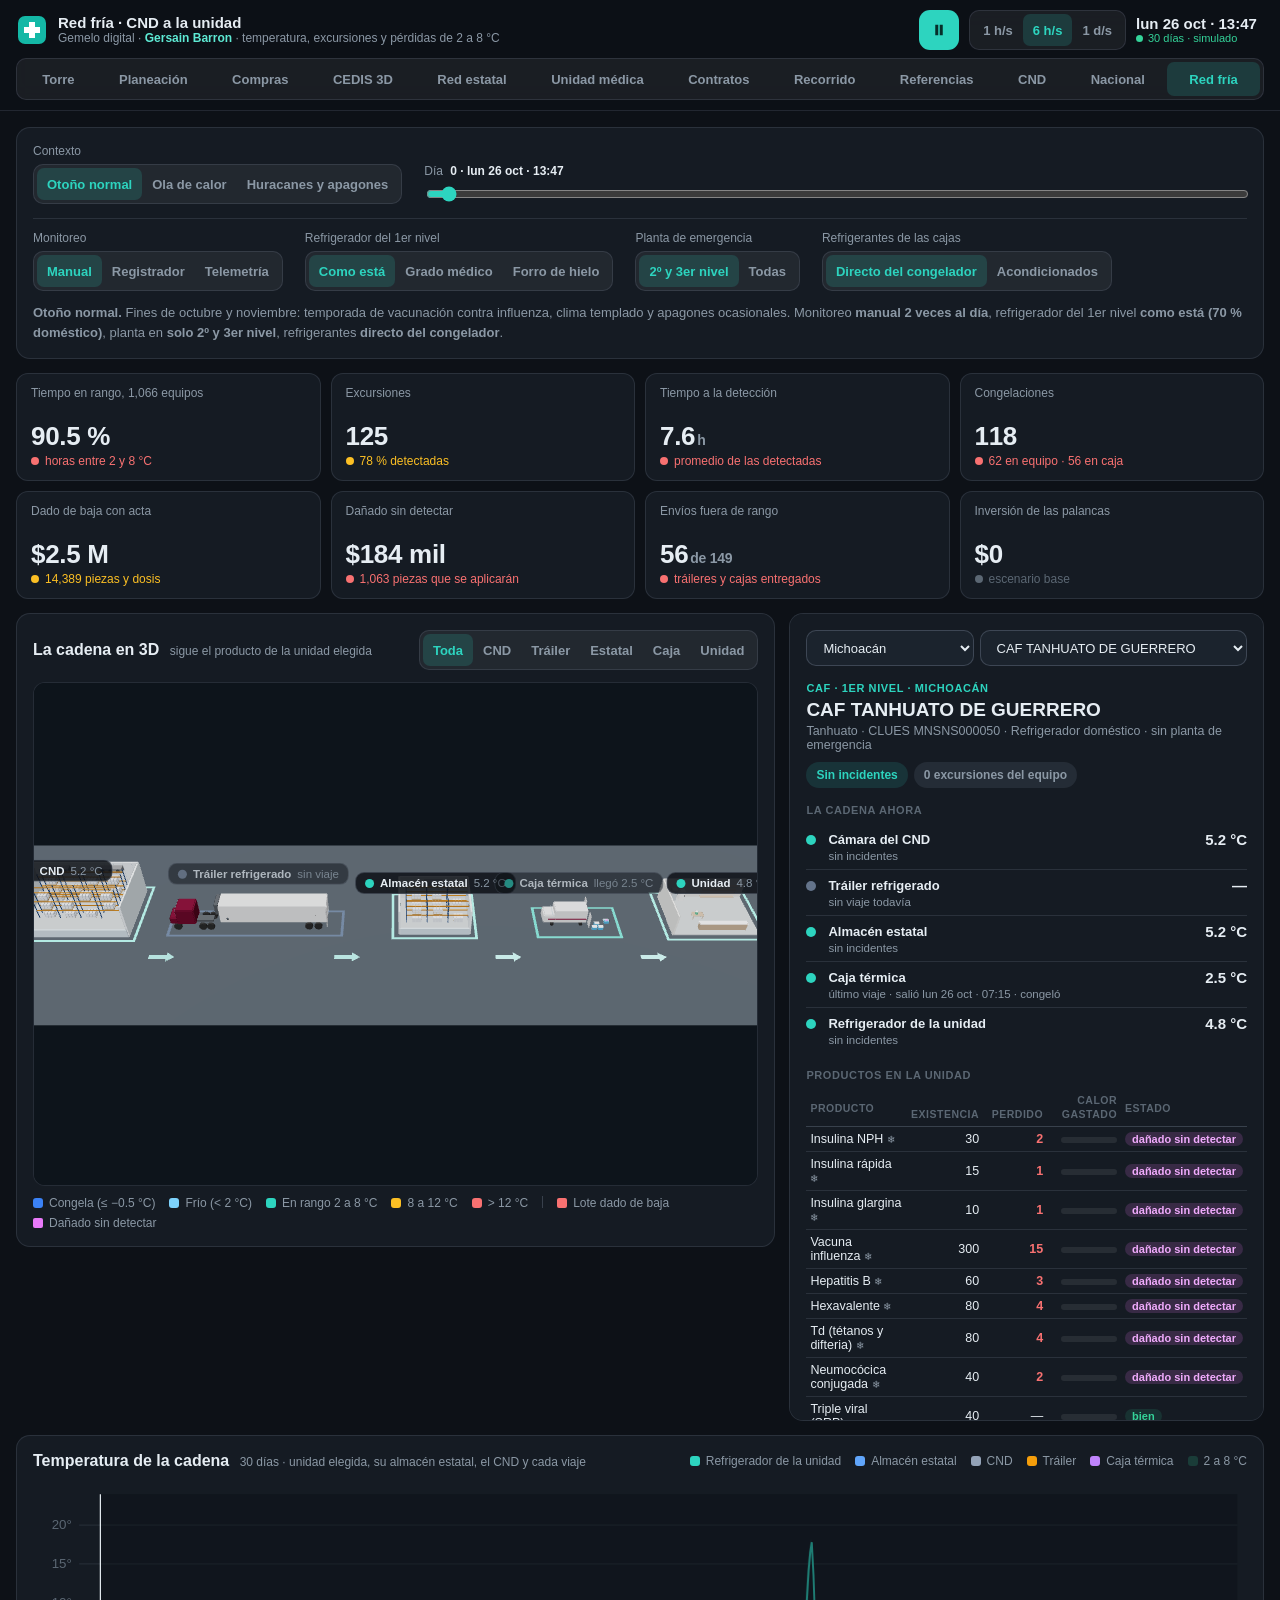
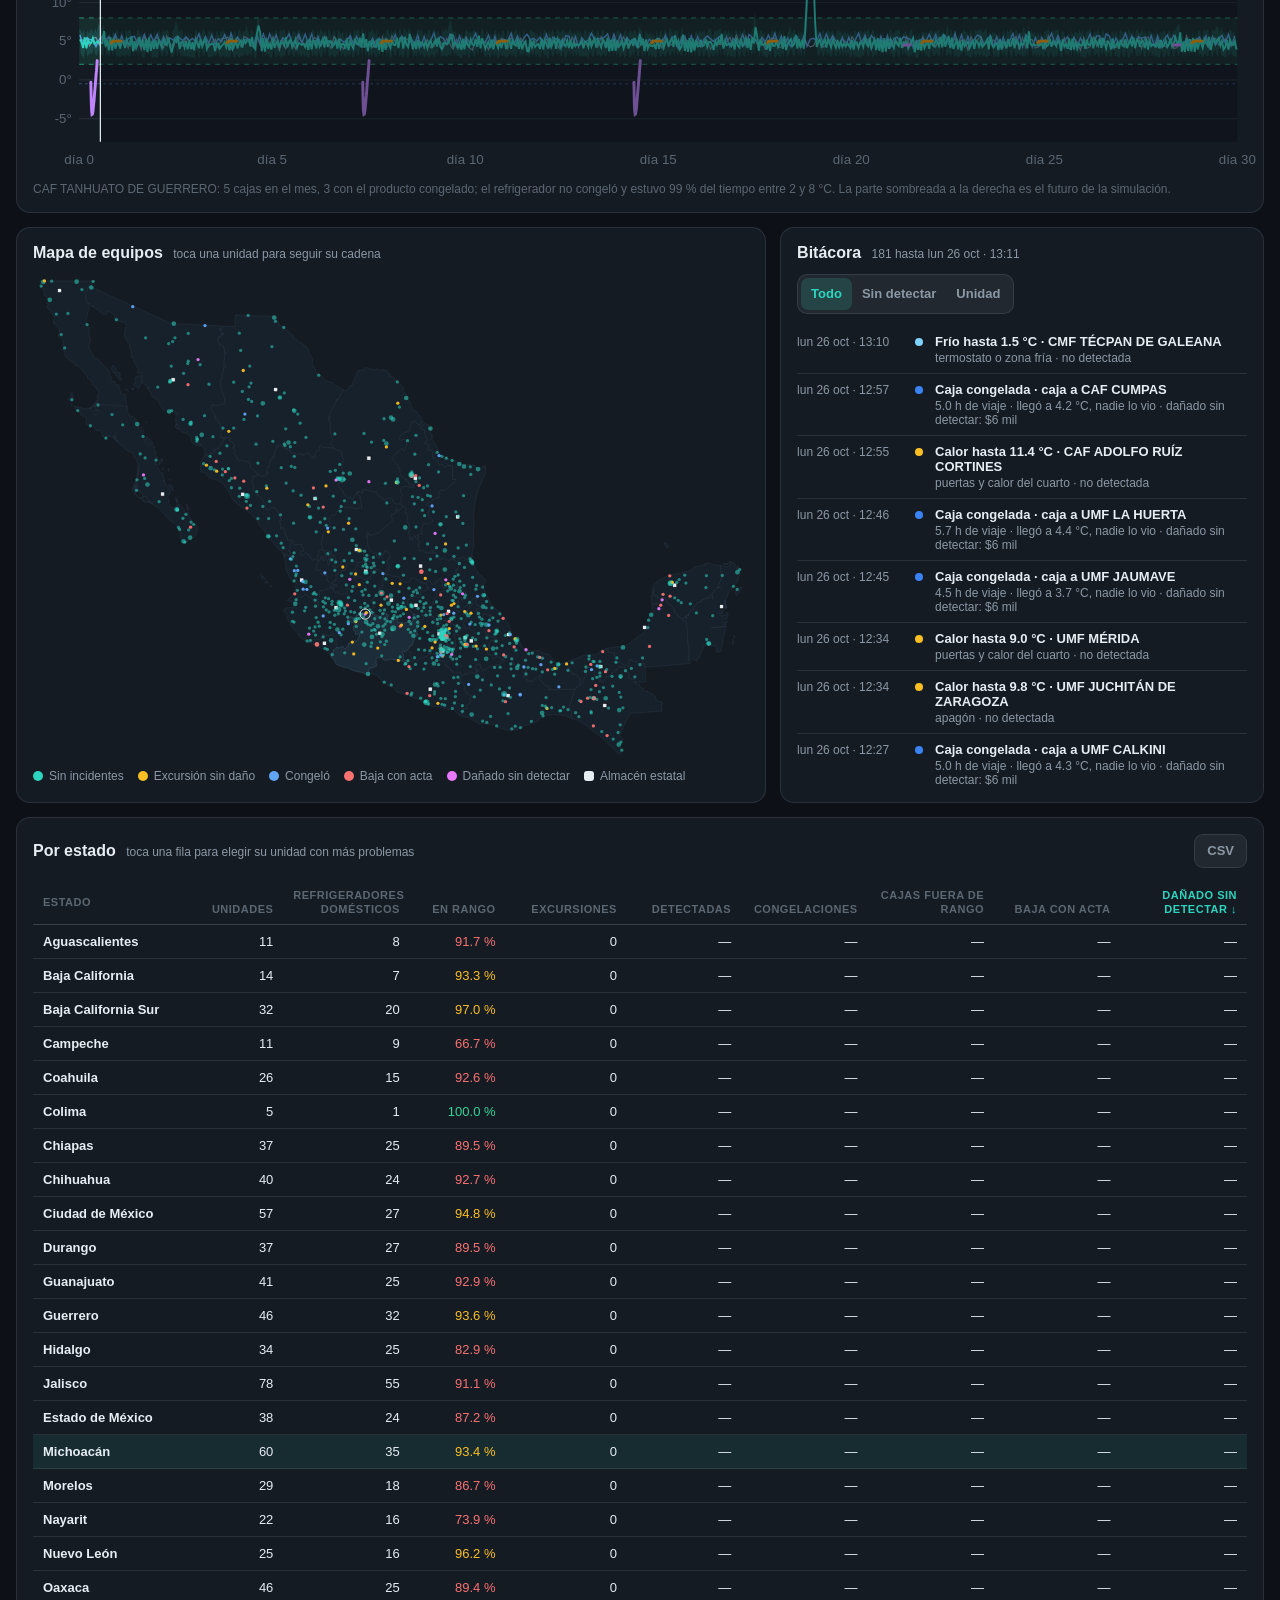
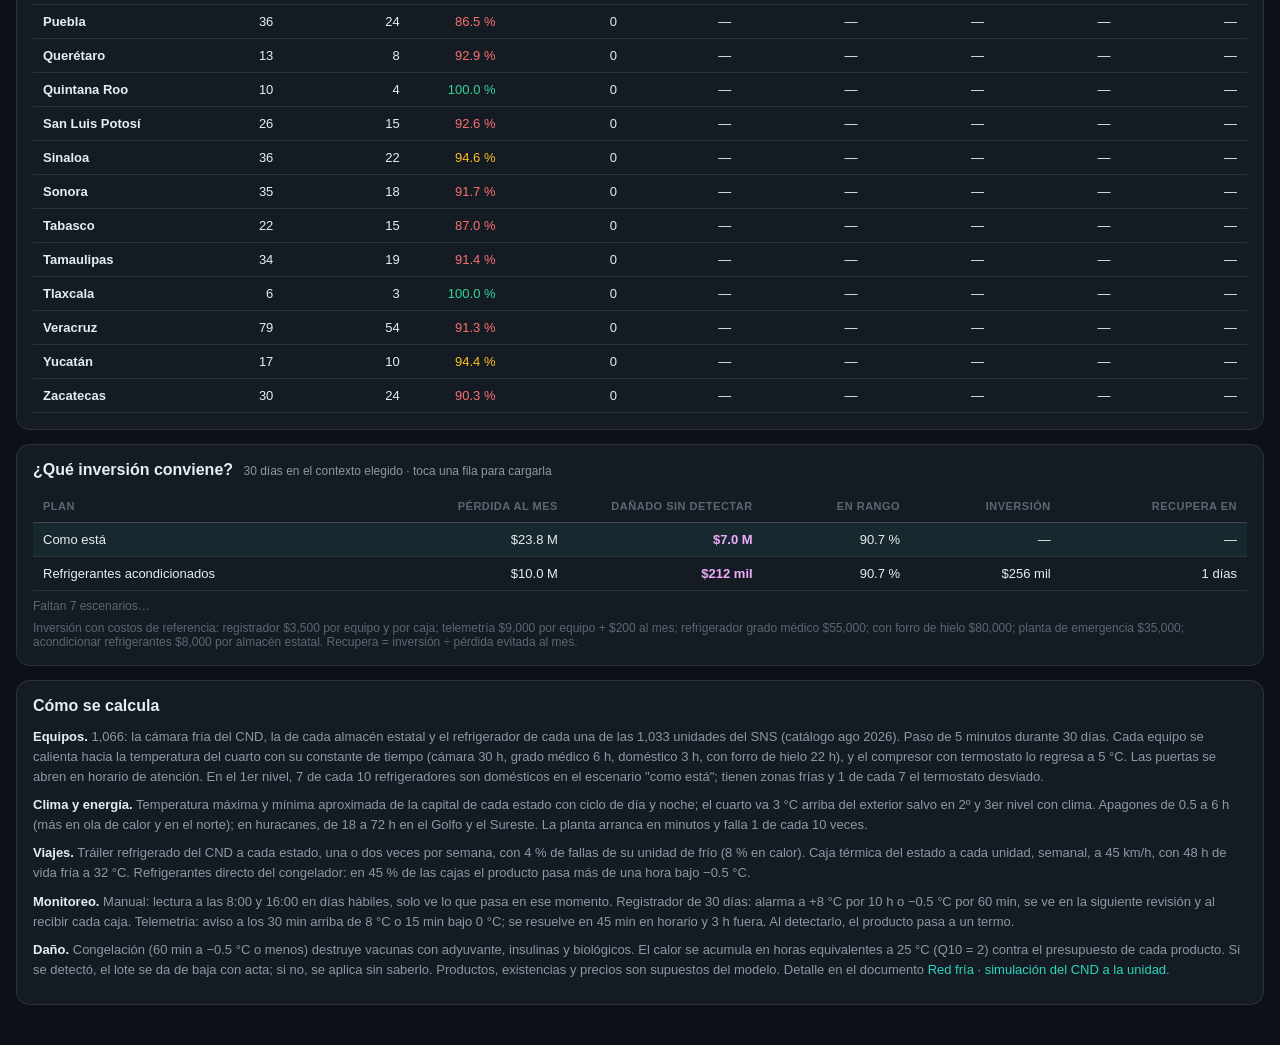
<file: web/redfria.html>
<!doctype html>
<html lang="es">
<head>
  <meta charset="utf-8">
  <meta name="author" content="Gersain Barron">
  <meta name="copyright" content="© 2026 Gersain Barron · Licencia MIT">
  <meta name="viewport" content="width=device-width, initial-scale=1, viewport-fit=cover">
  <meta name="apple-mobile-web-app-capable" content="yes">
  <meta name="mobile-web-app-capable" content="yes">
  <meta name="apple-mobile-web-app-status-bar-style" content="black-translucent">
  <meta name="theme-color" content="#0d1117">
  <title>Red fría · CND a la unidad</title>
  <link rel="stylesheet" href="css/unidad.css">
  <link rel="stylesheet" href="css/redfria.css">
  <script type="importmap">
    { "imports": { "three": "./vendor/three.module.min.js", "three/addons/": "./vendor/jsm/" } }
  </script>
</head>
<body>
  <header class="topbar">
    <div class="brand">
      <svg class="logo" viewBox="0 0 32 32" aria-hidden="true">
        <rect x="2" y="2" width="28" height="28" rx="7" fill="#14b8a6"/>
        <path d="M13 8h6v5h5v6h-5v5h-6v-5H8v-6h5z" fill="#fff"/>
      </svg>
      <div class="brand-text">
        <b>Red fría · CND a la unidad</b>
        <span>Gemelo digital · <em class="author">Gersain Barron</em> · temperatura, excursiones y pérdidas de 2 a 8 °C</span>
      </div>
    </div>
    <nav class="views" aria-label="Vistas">
      <a href="torre.html">Torre</a>
      <a href="planeacion.html">Planeación</a>
      <a href="compras.html">Compras</a>
      <a href="index.html">CEDIS 3D</a>
      <a href="mapa.html">Red estatal</a>
      <a href="unidad.html">Unidad médica</a>
      <a href="contratos.html">Contratos</a>
      <a href="expedientes.html">Recorrido</a>
      <a href="referencias.html">Referencias</a>
      <a href="cnd.html">CND</a>
      <a href="nacional.html">Nacional</a>
      <a class="active" href="redfria.html" aria-current="page">Red fría</a>
    </nav>
    <div class="sim">
      <button id="btn-play" class="icon-btn primary" aria-label="Pausar"></button>
      <div class="speed" role="group" aria-label="Velocidad">
        <button data-speed="1">1 h/s</button><button data-speed="6">6 h/s</button><button data-speed="24">1 d/s</button>
      </div>
      <div class="clock-box">
        <span id="clock" class="clock">—</span>
        <span id="sim-status" class="sim-status">30 días · simulado</span>
      </div>
    </div>
  </header>

  <main>
    <section class="card">
      <div class="rf-scn">
        <div class="f-group rf-wide">
          <label>Contexto</label>
          <div id="ctx" class="seg rf-scroll"><button data-v="otono" class="active">Otoño normal</button><button data-v="calor">Ola de calor</button><button data-v="huracan">Huracanes y apagones</button></div>
        </div>
        <div class="f-group rf-time">
          <label for="t-range">Día <b id="t-label">—</b></label>
          <input id="t-range" type="range" min="0" max="719" step="1" value="0">
        </div>
      </div>
      <div class="rf-levers">
        <div class="f-group"><label>Monitoreo</label><div id="mon" class="seg rf-scroll"><button data-v="manual" class="active">Manual</button><button data-v="reg">Registrador</button><button data-v="tele">Telemetría</button></div></div>
        <div class="f-group"><label>Refrigerador del 1er nivel</label><div id="ref" class="seg rf-scroll"><button data-v="actual" class="active">Como está</button><button data-v="med">Grado médico</button><button data-v="ilr">Forro de hielo</button></div></div>
        <div class="f-group"><label>Planta de emergencia</label><div id="pla" class="seg"><button data-v="n23" class="active">2º y 3er nivel</button><button data-v="todas">Todas</button></div></div>
        <div class="f-group"><label>Refrigerantes de las cajas</label><div id="pack" class="seg"><button data-v="directo" class="active">Directo del congelador</button><button data-v="acond">Acondicionados</button></div></div>
      </div>
      <p id="scn-desc" class="muted rf-desc"></p>
    </section>

    <section id="kpis" class="kpis" aria-label="Indicadores de red fría"></section>

    <div class="rf-main">
      <section class="card u3d-card">
        <div class="card-h">
          <h2>La cadena en 3D <small id="chain-sub">sigue el producto de la unidad elegida</small></h2>
          <div id="v3d" class="seg rf-scroll"><button data-v="general" class="active">Toda</button><button data-v="cnd">CND</button><button data-v="reefer">Tráiler</button><button data-v="estatal">Estatal</button><button data-v="caja">Caja</button><button data-v="unidad">Unidad</button></div>
        </div>
        <div id="c3d" class="u3d rf-3d"><div class="u3d-loading">Cargando la cadena de red fría…</div></div>
        <div class="legend u3d-legend">
          <span><i class="sw" style="background:#3b82f6"></i>Congela (≤ −0.5 °C)</span><span><i class="sw" style="background:#7dd3fc"></i>Frío (&lt; 2 °C)</span><span><i class="sw" style="background:#2dd4bf"></i>En rango 2 a 8 °C</span><span><i class="sw" style="background:#fbbf24"></i>8 a 12 °C</span><span><i class="sw" style="background:#f87171"></i>&gt; 12 °C</span>
          <span class="rf-sep"></span><span><i class="sw" style="background:#f87171;border-radius:2px"></i>Lote dado de baja</span><span><i class="sw" style="background:#e879f9;border-radius:2px"></i>Dañado sin detectar</span>
        </div>
      </section>
      <section id="ficha" class="card rf-ficha" aria-live="polite"></section>
    </div>

    <section class="card">
      <div class="card-h wrap">
        <h2>Temperatura de la cadena <small id="curve-sub">30 días · unidad elegida, su almacén estatal, el CND y cada viaje</small></h2>
        <div class="legend">
          <span><i class="sw line" style="background:#2dd4bf"></i>Refrigerador de la unidad</span><span><i class="sw line" style="background:#60a5fa"></i>Almacén estatal</span><span><i class="sw line" style="background:#94a3b8"></i>CND</span><span><i class="sw line" style="background:#f59e0b"></i>Tráiler</span><span><i class="sw line" style="background:#c084fc"></i>Caja térmica</span><span><i class="sw" style="background:rgba(52,211,153,.18)"></i>2 a 8 °C</span>
        </div>
      </div>
      <div id="curve" class="chart rf-curve"></div>
      <p id="curve-note" class="note"></p>
    </section>

    <div class="split">
      <section class="card">
        <div class="card-h">
          <h2>Mapa de equipos <small>toca una unidad para seguir su cadena</small></h2>
        </div>
        <div id="map" class="rf-map"></div>
        <div class="legend" style="margin-top:8px">
          <span><i class="sw" style="background:#2dd4bf;border-radius:50%"></i>Sin incidentes</span><span><i class="sw" style="background:#fbbf24;border-radius:50%"></i>Excursión sin daño</span><span><i class="sw" style="background:#60a5fa;border-radius:50%"></i>Congeló</span><span><i class="sw" style="background:#f87171;border-radius:50%"></i>Baja con acta</span><span><i class="sw" style="background:#e879f9;border-radius:50%"></i>Dañado sin detectar</span><span><i class="sw" style="background:#e6edf3"></i>Almacén estatal</span>
        </div>
      </section>
      <section class="card">
        <div class="card-h">
          <h2>Bitácora <small id="feed-sub"></small></h2>
          <div id="feed-f" class="seg"><button data-f="all" class="active">Todo</button><button data-f="hidden">Sin detectar</button><button data-f="sel">Unidad</button></div>
        </div>
        <div id="feed" class="rf-feed"></div>
      </section>
    </div>

    <section class="card">
      <div class="card-h">
        <h2>Por estado <small id="rank-sub">toca una fila para elegir su unidad con más problemas</small></h2>
        <button id="rank-csv" class="seg-btn" type="button">CSV</button>
      </div>
      <div id="rank" class="m-table"></div>
    </section>

    <section class="card">
      <div class="card-h"><h2>¿Qué inversión conviene? <small id="cmp-sub">30 días en el contexto elegido · toca una fila para cargarla</small></h2></div>
      <div id="compare" class="m-table"><p class="empty">Calculando escenarios…</p></div>
      <p class="note">Inversión con costos de referencia: registrador $3,500 por equipo y por caja; telemetría $9,000 por equipo + $200 al mes; refrigerador grado médico $55,000; con forro de hielo $80,000; planta de emergencia $35,000; acondicionar refrigerantes $8,000 por almacén estatal. Recupera = inversión ÷ pérdida evitada al mes.</p>
    </section>

    <section class="card">
      <div class="card-h"><h2>Cómo se calcula</h2></div>
      <div class="rf-defs">
        <p><b>Equipos.</b> 1,066: la cámara fría del CND, la de cada almacén estatal y el refrigerador de cada una de las 1,033 unidades del SNS (catálogo ago 2026). Paso de 5 minutos durante 30 días. Cada equipo se calienta hacia la temperatura del cuarto con su constante de tiempo (cámara 30 h, grado médico 6 h, doméstico 3 h, con forro de hielo 22 h), y el compresor con termostato lo regresa a 5 °C. Las puertas se abren en horario de atención. En el 1er nivel, 7 de cada 10 refrigeradores son domésticos en el escenario "como está"; tienen zonas frías y 1 de cada 7 el termostato desviado.</p>
        <p><b>Clima y energía.</b> Temperatura máxima y mínima aproximada de la capital de cada estado con ciclo de día y noche; el cuarto va 3 °C arriba del exterior salvo en 2º y 3er nivel con clima. Apagones de 0.5 a 6 h (más en ola de calor y en el norte); en huracanes, de 18 a 72 h en el Golfo y el Sureste. La planta arranca en minutos y falla 1 de cada 10 veces.</p>
        <p><b>Viajes.</b> Tráiler refrigerado del CND a cada estado, una o dos veces por semana, con 4 % de fallas de su unidad de frío (8 % en calor). Caja térmica del estado a cada unidad, semanal, a 45 km/h, con 48 h de vida fría a 32 °C. Refrigerantes directo del congelador: en 45 % de las cajas el producto pasa más de una hora bajo −0.5 °C.</p>
        <p><b>Monitoreo.</b> Manual: lectura a las 8:00 y 16:00 en días hábiles, solo ve lo que pasa en ese momento. Registrador de 30 días: alarma a +8 °C por 10 h o −0.5 °C por 60 min, se ve en la siguiente revisión y al recibir cada caja. Telemetría: aviso a los 30 min arriba de 8 °C o 15 min bajo 0 °C; se resuelve en 45 min en horario y 3 h fuera. Al detectarlo, el producto pasa a un termo.</p>
        <p><b>Daño.</b> Congelación (60 min a −0.5 °C o menos) destruye vacunas con adyuvante, insulinas y biológicos. El calor se acumula en horas equivalentes a 25 °C (Q10 = 2) contra el presupuesto de cada producto. Si se detectó, el lote se da de baja con acta; si no, se aplica sin saberlo. Productos, existencias y precios son supuestos del modelo. Detalle en el documento <a href="https://claude.ai/artifact/9nT6KmEvjKEHoznrnZiiuA" target="_blank" rel="noopener">Red fría · simulación del CND a la unidad</a>.</p>
      </div>
    </section>
  </main>

  <div id="tip" class="tip" hidden></div>
  <div id="loading" class="loading">Simulando 30 días de temperatura en 1,066 equipos…</div>
  <script type="module" src="js/redfria.js"></script>
</body>
</html>
</file>
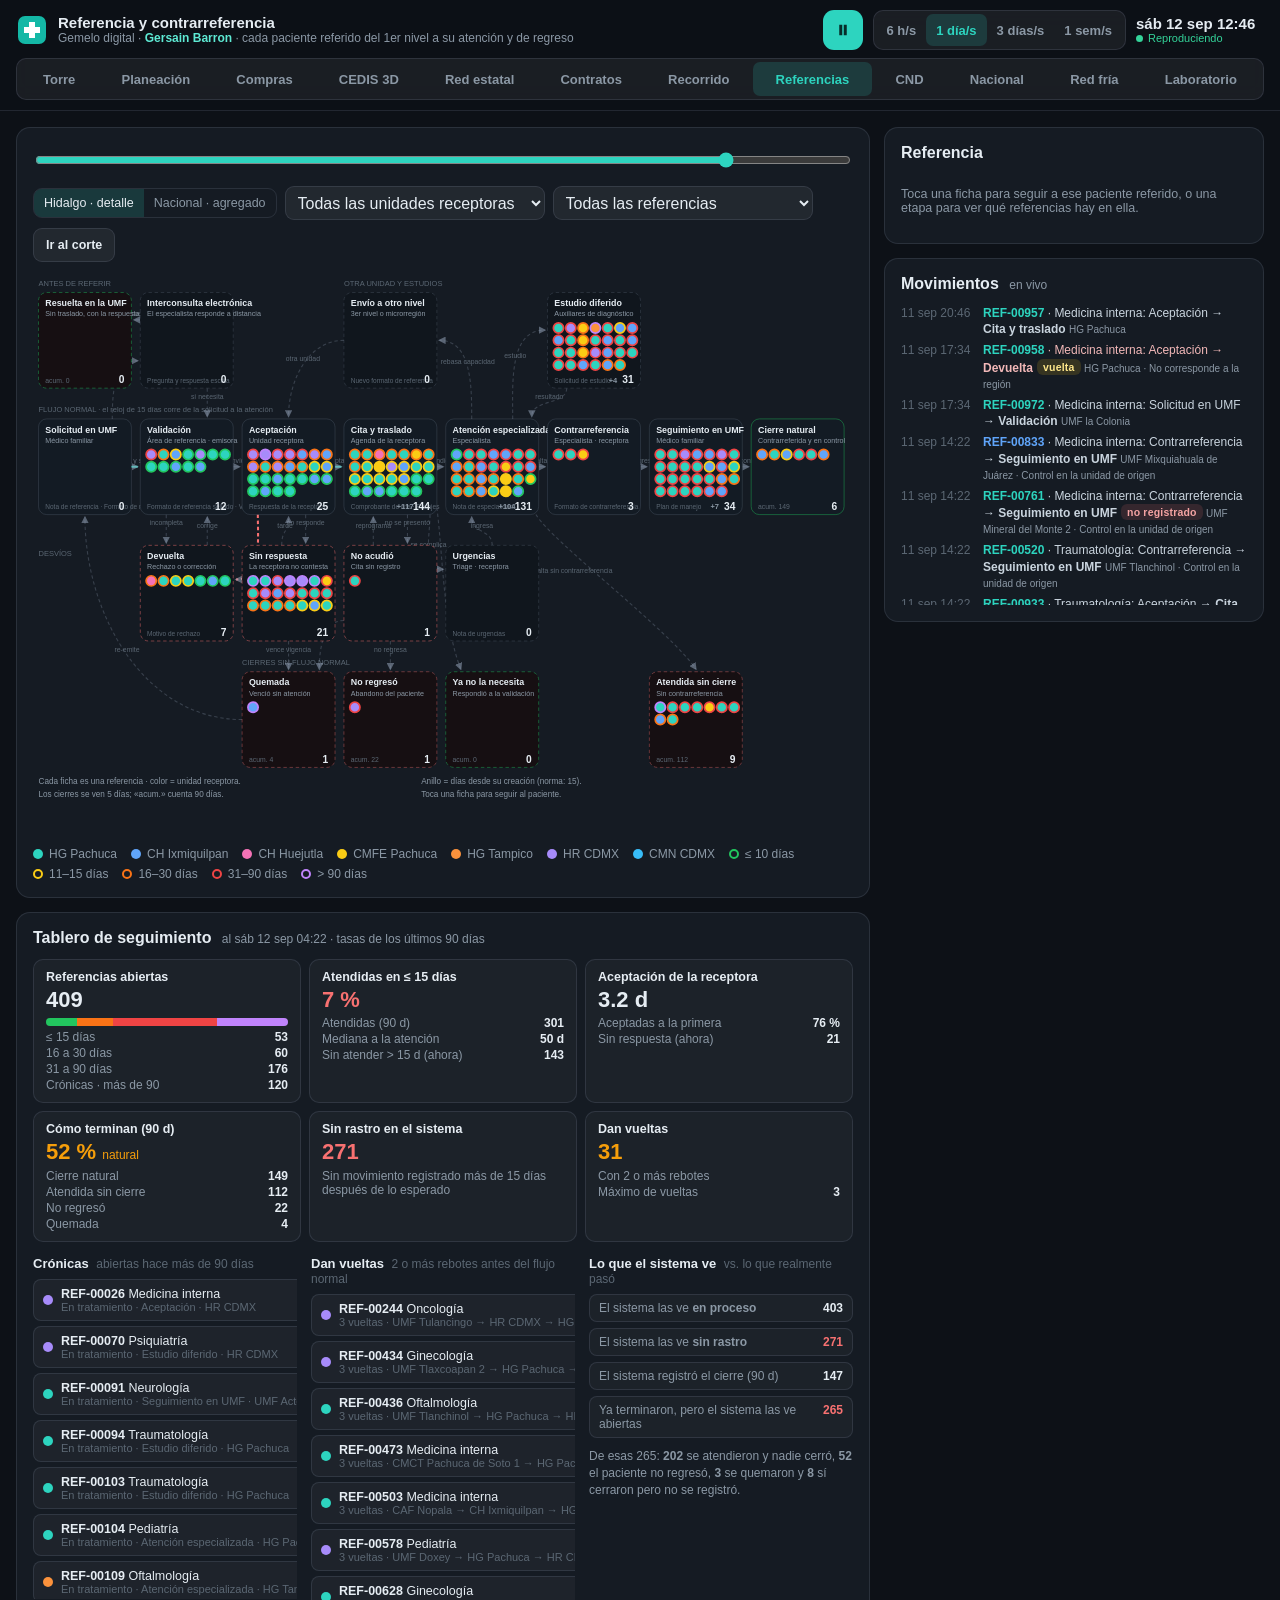
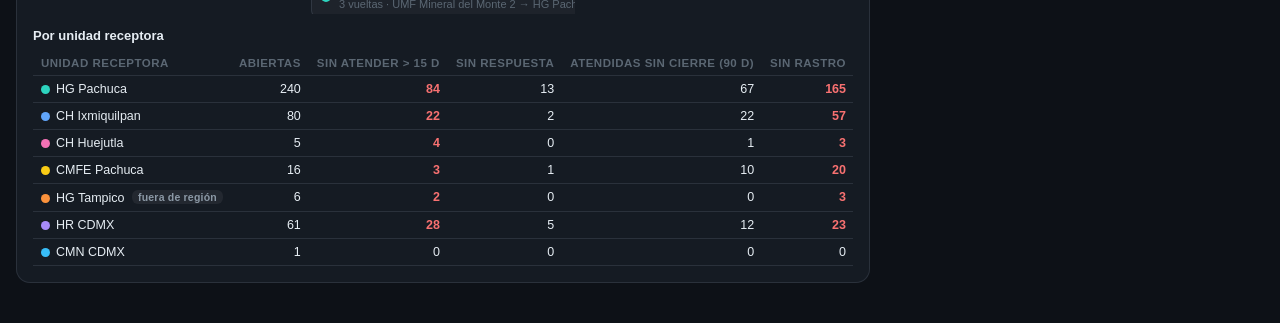
<file: web/referencias.html>
<!doctype html>
<html lang="es">
<head>
  <meta charset="utf-8">
  <meta name="author" content="Gersain Barron">
  <meta name="copyright" content="© 2026 Gersain Barron · Licencia MIT">
  <meta name="viewport" content="width=device-width, initial-scale=1, viewport-fit=cover">
  <meta name="theme-color" content="#0d1117">
  <title>Referencia y contrarreferencia · SNS Hidalgo</title>
  <link rel="stylesheet" href="css/unidad.css">
  <link rel="stylesheet" href="css/contratos.css">
  <link rel="stylesheet" href="css/expedientes.css">
  <link rel="stylesheet" href="css/referencias.css">
</head>
<body>
  <header class="topbar">
    <div class="brand">
      <svg class="logo" viewBox="0 0 32 32" aria-hidden="true">
        <rect x="2" y="2" width="28" height="28" rx="7" fill="#14b8a6"/>
        <path d="M13 8h6v5h5v6h-5v5h-6v-5H8v-6h5z" fill="#fff"/>
      </svg>
      <div class="brand-text">
        <b>Referencia y contrarreferencia</b>
        <span>Gemelo digital · <em class="author">Gersain Barron</em> · cada paciente referido del 1er nivel a su atención y de regreso</span>
      </div>
    </div>
    <nav class="views" aria-label="Vistas">
      <a href="torre.html">Torre</a>
      <a href="planeacion.html">Planeación</a>
      <a href="compras.html">Compras</a>
      <a id="go-cedis" href="index.html">CEDIS 3D</a>
      <a href="mapa.html">Red estatal</a>
      <a id="go-contracts" href="contratos.html">Contratos</a>
      <a href="expedientes.html">Recorrido</a>
      <a class="active" href="referencias.html" aria-current="page">Referencias</a>
      <a href="cnd.html">CND</a>
      <a href="nacional.html">Nacional</a>
      <a href="redfria.html">Red fría</a>
      <a href="laboratorio.html">Laboratorio</a>
    </nav>
    <div class="sim">
      <button id="btn-play" class="icon-btn primary" aria-label="Pausar"></button>
      <div id="speed" class="speed" role="group" aria-label="Velocidad">
        <button data-s="21600">6 h/s</button><button data-s="86400" class="active">1 día/s</button><button data-s="259200">3 días/s</button><button data-s="604800">1 sem/s</button>
      </div>
      <div class="clock-box">
        <span id="clock" class="clock">—</span>
        <span id="sim-status" class="sim-status">Reproduciendo</span>
      </div>
    </div>
  </header>

  <main class="xp">
    <section class="card xp-flow">
      <div class="xp-bar">
        <input id="tl" type="range" min="0" max="1" step="3600" aria-label="Línea de tiempo">
        <div class="xp-tools">
          <div class="rf-modo" role="group" aria-label="Red"><a id="m-hgo" href="referencias.html">Hidalgo · detalle</a><a id="m-nac" href="referencias.html?red=nacional">Nacional · agregado</a></div>
          <select id="f-reg" hidden></select>
          <select id="f-est" hidden></select>
          <select id="f-esp" hidden></select>
          <select id="f-rx"><option value="">Todas las unidades receptoras</option></select>
          <select id="f-v">
            <option value="">Todas las referencias</option>
            <option value="inc">Con desvíos o vueltas</option>
            <option value="sa15">Sin atender después de 15 días</option>
            <option value="v2">Dan vueltas (2 o más)</option>
            <option value="cron">Crónicas (más de 90 días)</option>
            <option value="rastro">Sin rastro en el sistema</option>
          </select>
          <button id="btn-hoy" class="btn">Ir al corte</button>
        </div>
      </div>
      <div id="flow" class="xp-svg"></div>
      <div id="legend" class="legend xp-legend"></div>
    </section>

    <section class="card rf-mapa" id="mapa-card" hidden>
      <div class="card-h"><h2>Mapa de flujos <small id="mapa-sub">envíos de los últimos 28 días</small></h2>
        <div class="xp-tools">
          <select id="m-ven"><option value="7">7 días</option><option value="28" selected>28 días</option><option value="90">90 días</option></select>
          <select id="m-color"><option value="norma">Color contra la norma (15 días)</option><option value="relativo">Color comparado entre unidades</option></select>
          <select id="m-top"><option value="40">40 flujos más grandes</option><option value="120" selected>120 flujos más grandes</option><option value="400">400 flujos</option></select>
          <button id="m-up" class="btn" hidden>← Volver al país</button>
        </div>
      </div>
      <div class="rf-mapa-box"><canvas id="mapa"></canvas><div id="mapa-tip" class="tip" hidden></div></div>
      <div class="legend xp-legend">
        <span id="m-leg"><span><i class="sw ck" style="background:#22c55e"></i>fluye (espera ≤ 15 d)</span><span><i class="sw ck" style="background:#facc15"></i>presión</span>
        <span><i class="sw ck" style="background:#f97316"></i>saturada (&gt; 30 d o ρ ≥ 1)</span><span><i class="sw ck" style="background:#ef4444"></i>colapsada (&gt; 90 d)</span></span>
        <span>círculo = lista de espera</span><span><i class="sw" style="background:#2dd4bf"></i>envío</span><span><i class="sw" style="background:#fb923c"></i>fuera de región</span><span><i class="sw" style="background:#a78bfa"></i>escalamiento</span>
        <span>toca un estado para acercarte; una unidad para ver sus referencias</span>
      </div>
    </section>

    <section class="card rf-lab" id="lab-card" hidden>
      <div class="card-h"><h2>Laboratorio <small>¿qué pasaría si…?</small></h2>
        <div class="xp-tools"><span id="lab-estado" class="muted"></span><button id="lab-run" class="btn primary">Simular</button><button id="lab-ver" class="btn" hidden>Ver el escenario en todo el tablero</button></div>
      </div>
      <div id="lab-aviso" class="rf-uni" hidden><span>Estás viendo el <b>escenario</b> en el diagrama, el mapa y el tablero.</span><button id="lab-hoy" class="btn">Volver a la operación actual</button></div>
      <div class="rf-lab-grid">
        <div><div id="lab-pre" class="rf-lab-pre"></div><div id="lab-pal" class="rf-lab-pal"></div></div>
        <div id="lab-res" class="rf-lab-res"><p class="muted">Elige una o más palancas y pulsa «Simular». Se corre la misma red, con la misma semilla, y se compara contra la operación actual al corte.</p></div>
      </div>
    </section>

    <aside class="xp-side">
      <section class="card" id="sel-card">
        <div class="card-h"><h2 id="sel-title">Referencia</h2><div class="xp-sel-btns"><button id="sel-next" class="btn" hidden>Siguiente paso ›</button><button id="sel-x" class="btn" hidden>✕</button></div></div>
        <div id="sel-body" class="xp-sel"><p class="muted">Toca una ficha para seguir a ese paciente referido, o una etapa para ver qué referencias hay en ella.</p></div>
      </section>
      <section class="card">
        <div class="card-h"><h2>Movimientos <small>en vivo</small></h2></div>
        <ul id="feed" class="xp-feed"></ul>
      </section>
    </aside>

    <section class="card rf-board">
      <div class="card-h"><h2>Tablero de seguimiento <small id="tb-sub">al instante mostrado</small></h2></div>
      <div id="kpis" class="rf-kpis"></div>
      <div class="rf-cols">
        <div><h3>Crónicas <small>abiertas hace más de 90 días</small></h3><div id="l-cron" class="list-os"></div></div>
        <div><h3>Dan vueltas <small>2 o más rebotes antes del flujo normal</small></h3><div id="l-vue" class="list-os"></div></div>
        <div><h3>Lo que el sistema ve <small>vs. lo que realmente pasó</small></h3><div id="l-sis" class="rf-sis"></div></div>
      </div>
      <h3 id="t-rx-h">Por unidad receptora</h3>
      <div id="t-rx" class="rf-table"></div>
    </section>
  </main>
  <div id="tip" class="tip" hidden></div>
  <div id="loading" class="ct-loading">Armando referencias…</div>
  <script type="module" src="js/referencias-ui.js"></script>
</body>
</html>
</file>
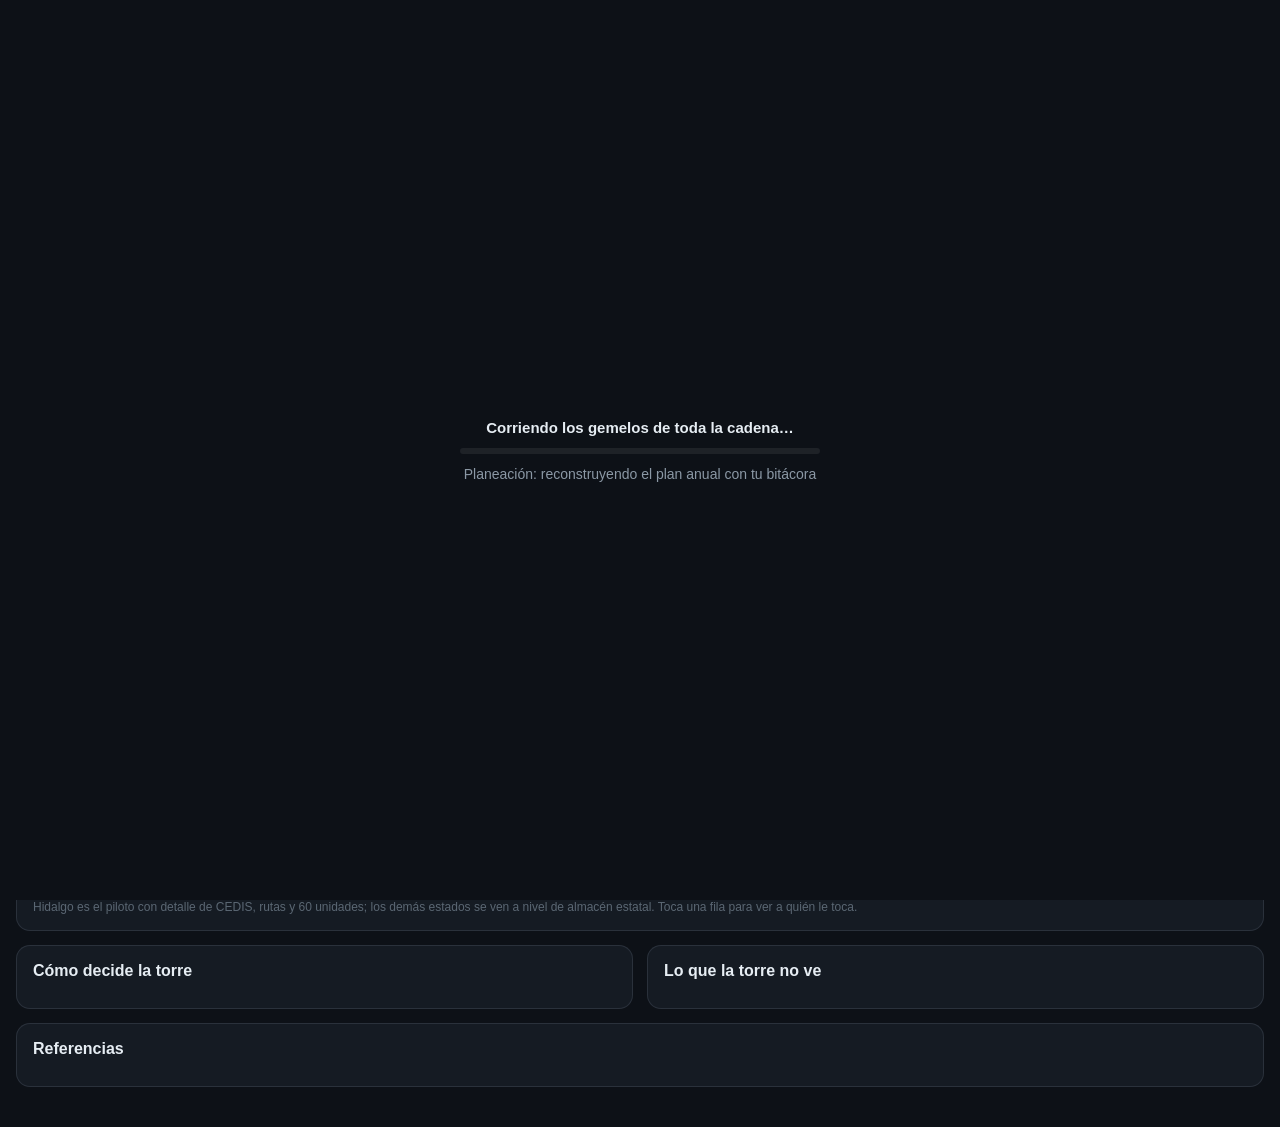
<file: web/torre.html>
<!doctype html>
<html lang="es">
<head>
  <meta charset="utf-8">
  <meta name="author" content="Gersain Barron">
  <meta name="copyright" content="© 2026 Gersain Barron · Licencia MIT">
  <meta name="viewport" content="width=device-width, initial-scale=1, viewport-fit=cover">
  <meta name="apple-mobile-web-app-capable" content="yes">
  <meta name="mobile-web-app-capable" content="yes">
  <meta name="apple-mobile-web-app-status-bar-style" content="black-translucent">
  <meta name="theme-color" content="#0d1117">
  <title>Torre de control del abasto</title>
  <link rel="stylesheet" href="css/unidad.css">
  <link rel="stylesheet" href="css/redfria.css">
  <link rel="stylesheet" href="css/torre.css">
  <script type="importmap">
    { "imports": { "three": "./vendor/three.module.min.js", "three/addons/": "./vendor/jsm/" } }
  </script>
</head>
<body>
  <header class="topbar">
    <div class="brand">
      <svg class="logo" viewBox="0 0 32 32" aria-hidden="true">
        <rect x="2" y="2" width="28" height="28" rx="7" fill="#14b8a6"/>
        <path d="M13 8h6v5h5v6h-5v5h-6v-5H8v-6h5z" fill="#fff"/>
      </svg>
      <div class="brand-text">
        <b>Torre de control del abasto</b>
        <span>Gemelo digital · <em class="author">Gersain Barron</em> · toda la cadena en una pantalla, con dueño por indicador</span>
      </div>
    </div>
    <nav class="views" aria-label="Vistas">
      <a class="active" href="torre.html" aria-current="page">Torre</a>
      <a href="planeacion.html">Planeación</a>
      <a href="compras.html">Compras</a>
      <a href="index.html">CEDIS 3D</a>
      <a href="mapa.html">Red estatal</a>
      <a href="unidad.html">Unidad médica</a>
      <a href="contratos.html">Contratos</a>
      <a href="expedientes.html">Recorrido</a>
      <a href="referencias.html">Referencias</a>
      <a href="cnd.html">CND</a>
      <a href="nacional.html">Nacional</a>
      <a href="redfria.html">Red fría</a>
    </nav>
  </header>

  <main>
    <section class="card">
      <div class="rf-scn">
        <div class="f-group tw-wide">
          <label>Escenario para toda la cadena</label>
          <div id="esc" class="seg rf-scroll"></div>
        </div>
        <button id="rerun" class="seg-btn" type="button">Volver a correr</button>
      </div>
      <p id="esc-desc" class="muted rf-desc"></p>
      <p id="plan-note" class="note"></p>
      <div class="tw-ver">
        <div class="f-group"><label>Ver como</label><div id="rol-t" class="seg rf-scroll"></div></div>
        <div id="rol-sel" class="tw-rol-sel"></div>
      </div>
      <div id="tabs" class="seg tw-tabs" role="tablist" aria-label="Vista">
        <button data-tab="tablero" class="active" role="tab">Tablero</button>
        <button data-tab="seg" role="tab">Seguimiento <em id="seg-n"></em></button>
        <button data-tab="3d" role="tab">Torre 3D</button>
      </div>
    </section>

    <section id="veredicto" class="tw-verdict" aria-live="polite"></section>

    <div id="tab-seg" class="tw-tab" hidden>
      <section class="card">
        <div class="card-h wrap">
          <h2>Seguimiento de compromisos <small>la torre verifica con los datos si se cumplió; si vence sin cumplirse, sube de nivel sola</small></h2>
          <div class="tw3-tools"><button id="seg-csv" class="seg-btn" type="button">Descargar CSV</button></div>
        </div>
        <div class="tw-reloj">
          <div><span>Reloj de la torre</span><b id="seg-dia">Día hábil 15</b><small id="seg-dia-sub"></small></div>
          <div class="tw-reloj-b"><button class="seg-btn" data-dia="1" type="button">+1 día hábil</button><button class="seg-btn" data-dia="5" type="button">+5 días hábiles</button><button class="seg-btn" data-dia="0" type="button">Volver al día 15</button></div>
        </div>
        <section id="seg-kpis" class="kpis tw-segk" style="--kc:6"></section>
      </section>
      <div class="split tw-split">
        <section class="card">
          <div class="card-h wrap"><h2>Compromisos</h2><div id="seg-f" class="seg rf-scroll"><button data-v="abiertos" class="active">Abiertos</button><button data-v="escalados">Subieron de nivel</button><button data-v="cumplidos">Cumplidos</button><button data-v="cerrados">Cerrados sin verificar</button><button data-v="todos">Todos</button></div></div>
          <div id="seg-list"></div>
        </section>
        <section class="card">
          <div class="card-h"><h2>Reincidentes <small>2 o más escalamientos, o 3 compromisos sin cumplir ninguno</small></h2></div>
          <div id="seg-reinc"></div>
          <div class="card-h" style="margin-top:16px"><h2>Cómo funciona</h2></div>
          <div class="rf-defs" id="seg-reglas"></div>
        </section>
      </div>
    </div>

    <div id="tab-3d" class="tw-tab" hidden>
      <section class="card u3d-card">
        <div class="card-h wrap">
          <h2>La torre vigía <small>el ojo recorre los focos rojos del país · toca una unidad, un edificio, un estado, el CND o la torre</small></h2>
          <div class="tw3-tools">
            <button id="tw3-patrol" class="seg-btn on" type="button" aria-pressed="true">Patrullar</button>
            <button id="tw3-home" class="seg-btn" type="button">Vista general</button>
            <button id="tw3-tower" class="seg-btn" type="button">Ver la torre</button>
          </div>
        </div>
        <div id="tw3" class="u3d tw3-box"><div class="u3d-loading">Levantando la torre vigía…</div></div>
        <div class="legend u3d-legend">
          <span><i class="sw" style="background:#f87171"></i>Rojo</span>
          <span><i class="sw" style="background:#fbbf24"></i>Ámbar</span>
          <span><i class="sw" style="background:#2dd4bf"></i>En plazo</span>
          <span><i class="sw" style="background:#334155"></i>Sin pendientes</span>
          <span class="muted">Columnas: 1,033 unidades, más altas cuanto peor · Edificios: 32 delegaciones · Estados teñidos por su fila en la matriz · El haz del ojo apunta a lo que la torre señala</span>
        </div>
      </section>
      <section class="card">
        <div class="card-h"><h2>Lo que mira el ojo <small>focos en el orden en que la torre los recorre</small></h2></div>
        <div id="tw3-queue" class="tw3-queue"></div>
      </section>
    </div>

    <div id="tab-tablero" class="tw-tab">
    <div id="rol-view" class="tw-tab" hidden></div>
    <div id="jefe-view" class="tw-tab">

    <section id="norte" class="kpis tw-norte" aria-label="Estrella del norte"></section>

    <div class="split tw-split">
      <section class="card">
        <div class="card-h"><h2>¿De quién es el problema? <small>brecha contra la meta, ponderada, ya atribuida al eslabón correcto</small></h2></div>
        <div id="reparto"></div>
        <p class="note">Barra llena: la falla es del propio eslabón. Barra rayada: fallas de los eslabones de abajo que se explican por éste (por ejemplo, la unidad que no surte porque el almacén no le mandó).</p>
      </section>
      <section class="card">
        <div class="card-h"><h2>A quién llamar hoy <small>ordenado por nivel de escalamiento y peso</small></h2></div>
        <div id="llamadas"></div>
      </section>
    </div>

    <section class="card">
      <div class="card-h"><h2>La cadena, de la planeación al paciente <small>toca un eslabón para ver sus indicadores</small></h2></div>
      <div id="cadena" class="tw-chain"></div>
      <div id="trans" class="tw-trans"></div>
    </section>

    <section id="detalle" class="card tw-det" aria-live="polite"></section>

    <section class="card">
      <div class="card-h"><h2>Personas señaladas <small>los nombres concretos detrás de cada indicador fuera de meta</small></h2></div>
      <div id="nombres" class="m-table"></div>
    </section>

    <section class="card">
      <div class="card-h wrap">
        <h2>Las 32 delegaciones <small>lo que la torre puede ver estado por estado · peores primero</small></h2>
        <div id="mfiltro" class="seg"><button data-v="todas" class="active">Todas</button><button data-v="rojo">Con algo en rojo</button></div>
      </div>
      <div id="matriz" class="m-table"></div>
      <p class="note">Hidalgo es el piloto con detalle de CEDIS, rutas y 60 unidades; los demás estados se ven a nivel de almacén estatal. Toca una fila para ver a quién le toca.</p>
    </section>

    <div class="split cp-half tw-half">
      <section class="card">
        <div class="card-h"><h2>Cómo decide la torre</h2></div>
        <div id="reglas" class="rf-defs"></div>
      </section>
      <section class="card">
        <div class="card-h"><h2>Lo que la torre no ve</h2></div>
        <div id="huecos" class="rf-defs"></div>
      </section>
    </div>

    </div>
    <section class="card">
      <div class="card-h"><h2>Referencias</h2></div>
      <div id="refs" class="rf-defs"></div>
    </section>
    </div>
  </main>

  <div id="loading" class="loading"><div class="tw-load"><b>Corriendo los gemelos de toda la cadena…</b><div class="tw-prog"><i id="prog-bar"></i></div><span id="prog-txt">Preparando</span></div></div>
  <script type="module" src="js/torre.js"></script>
</body>
</html>
</file>
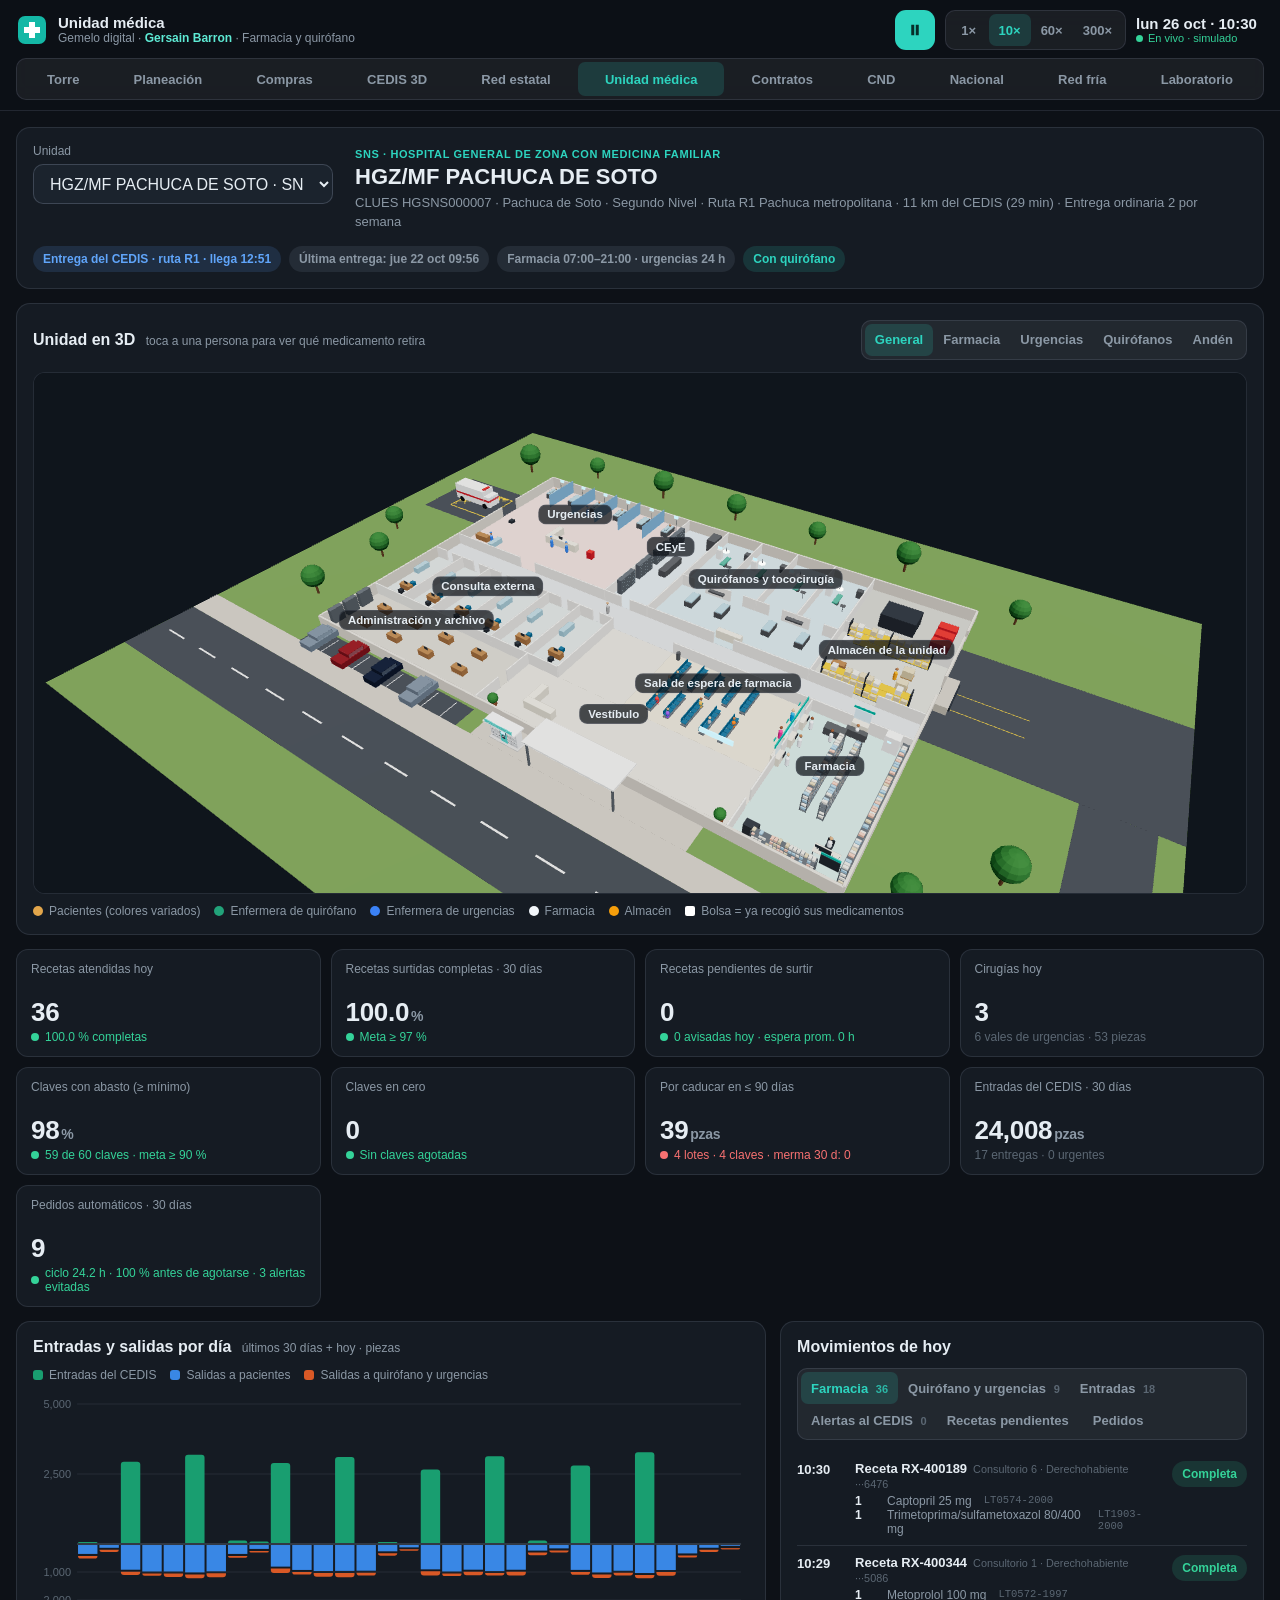
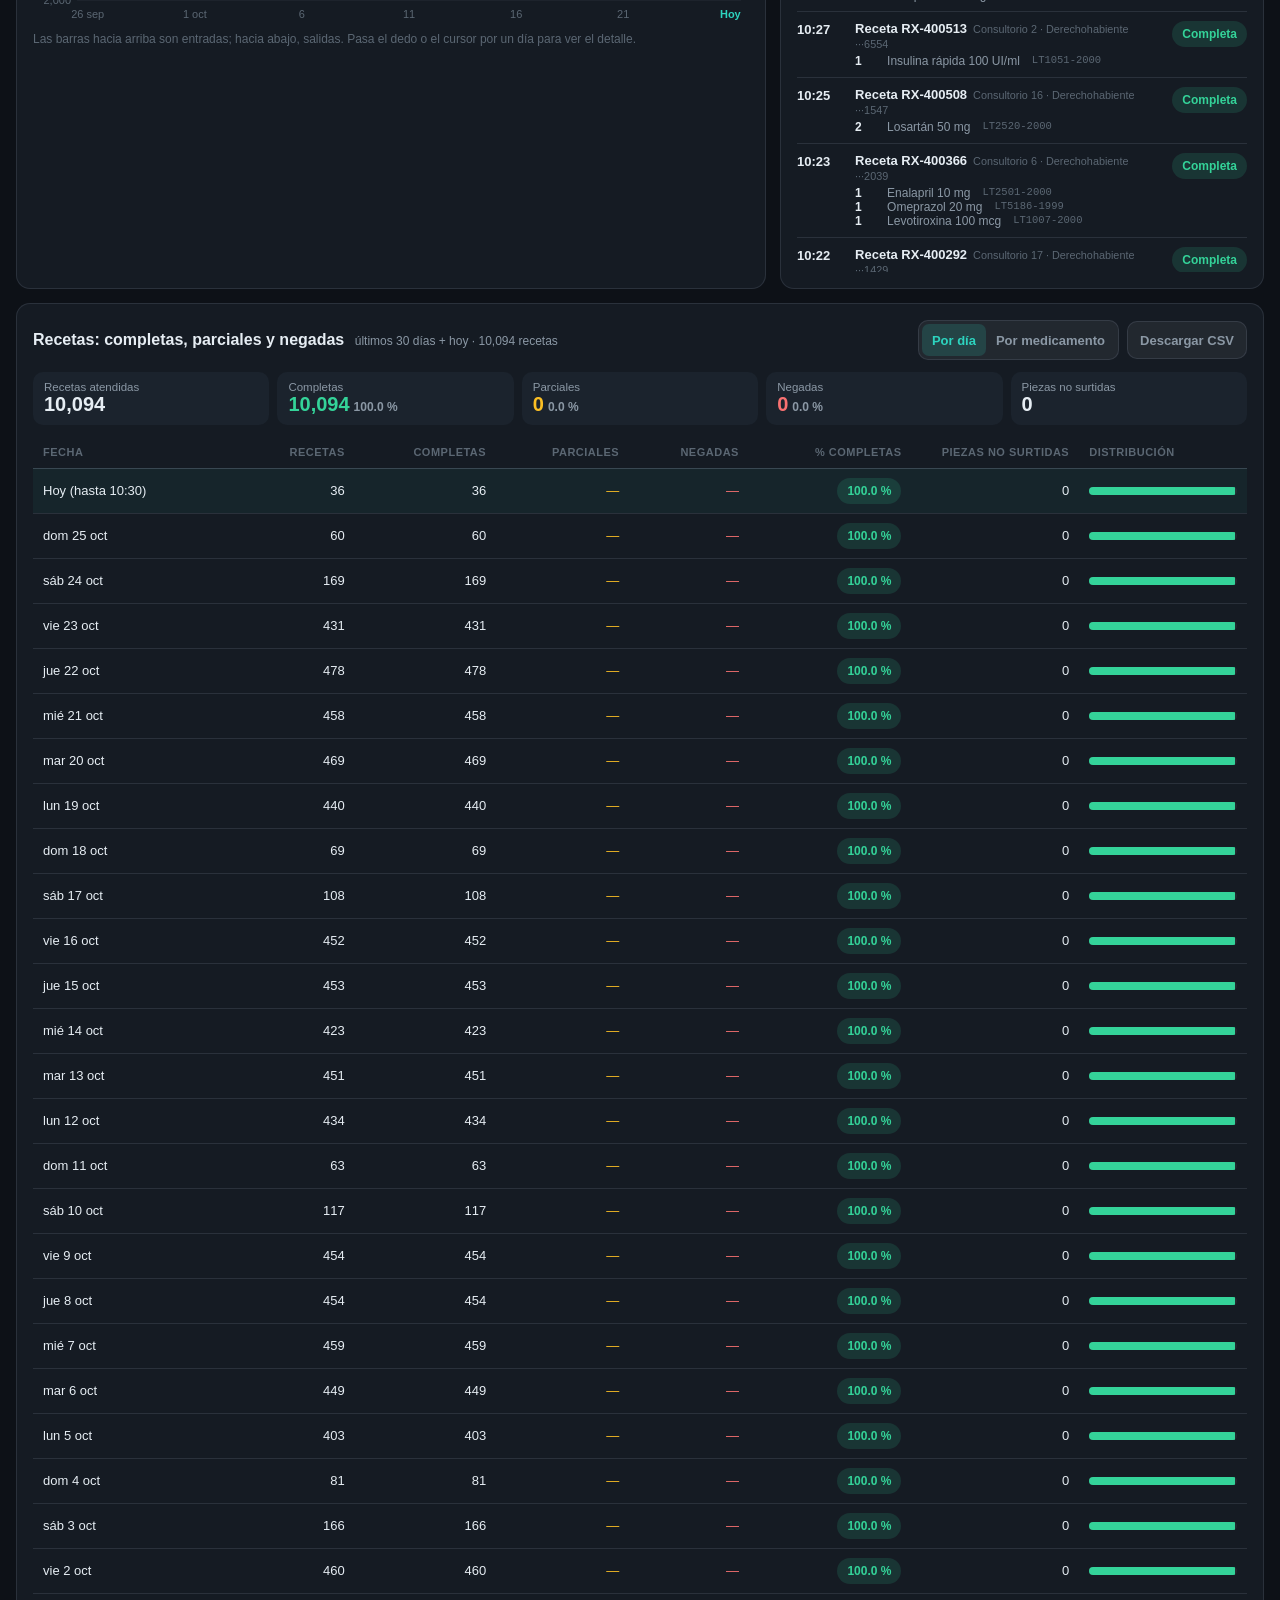
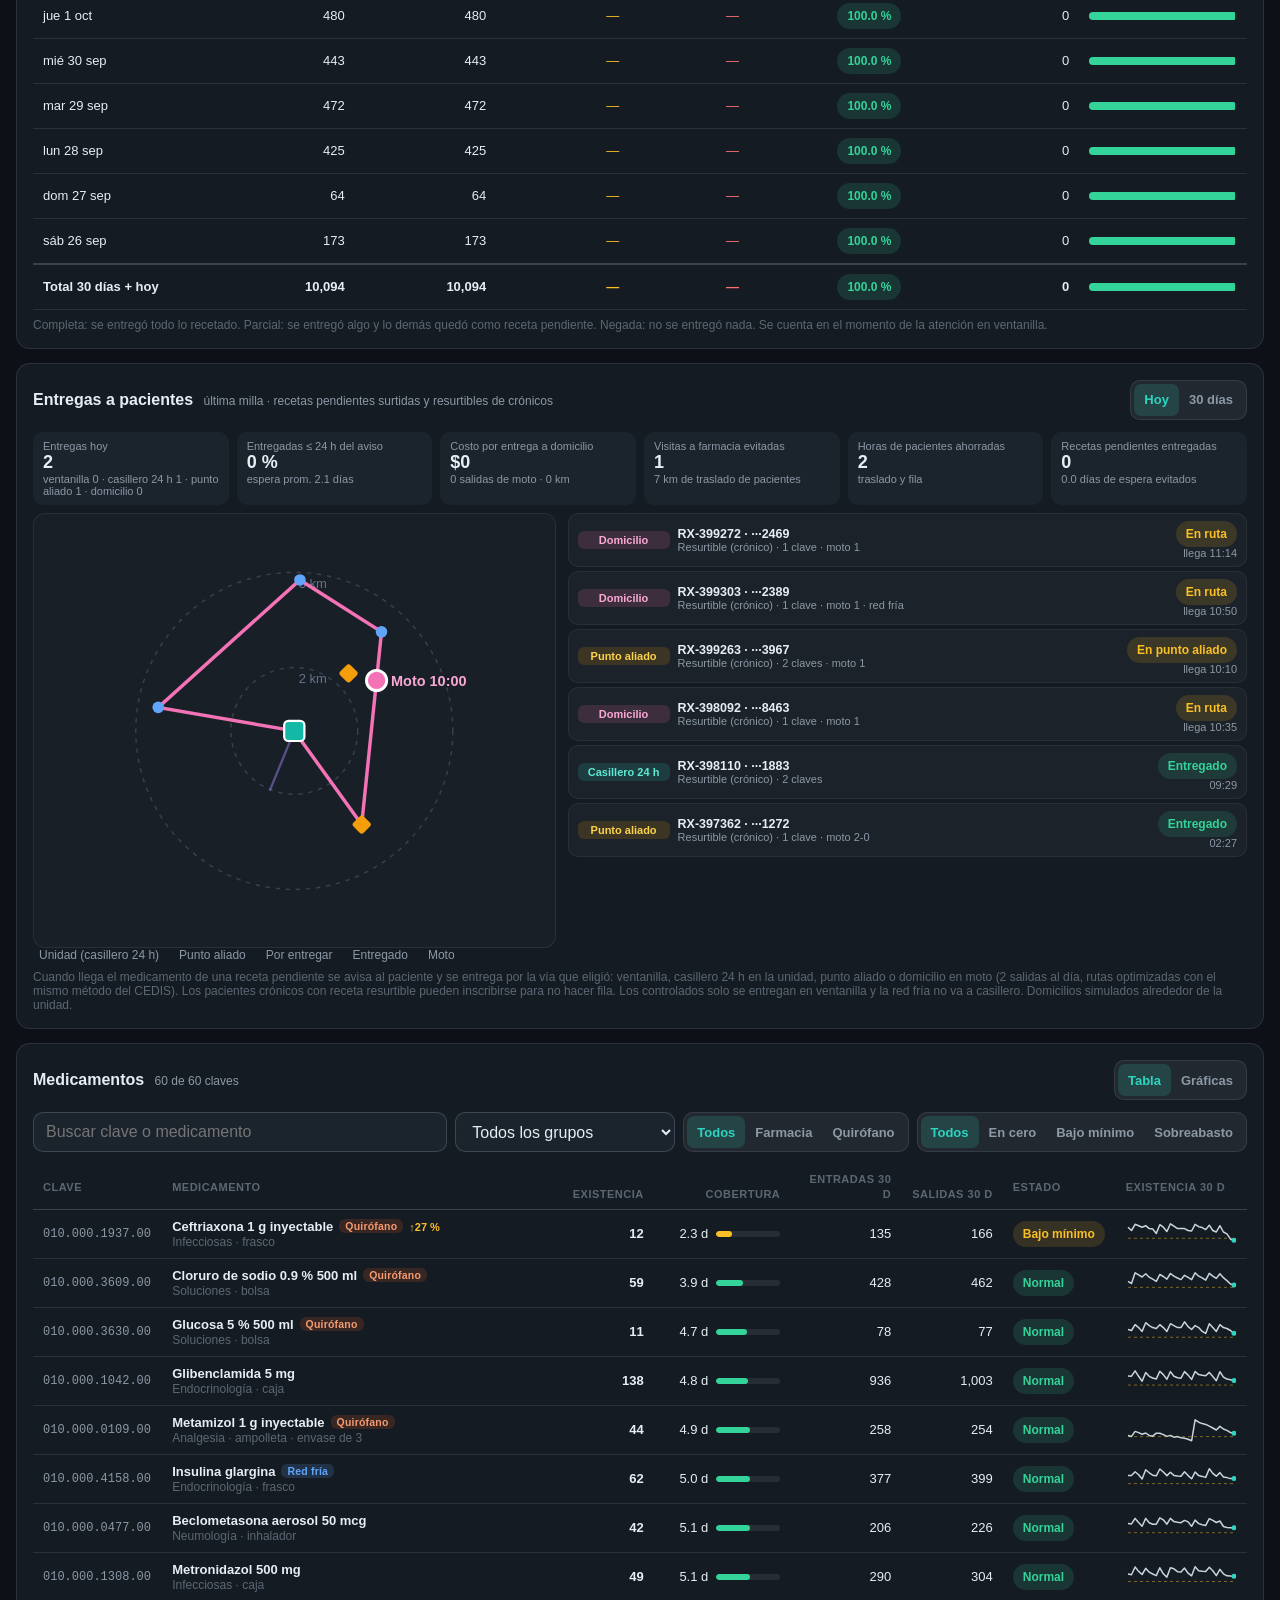
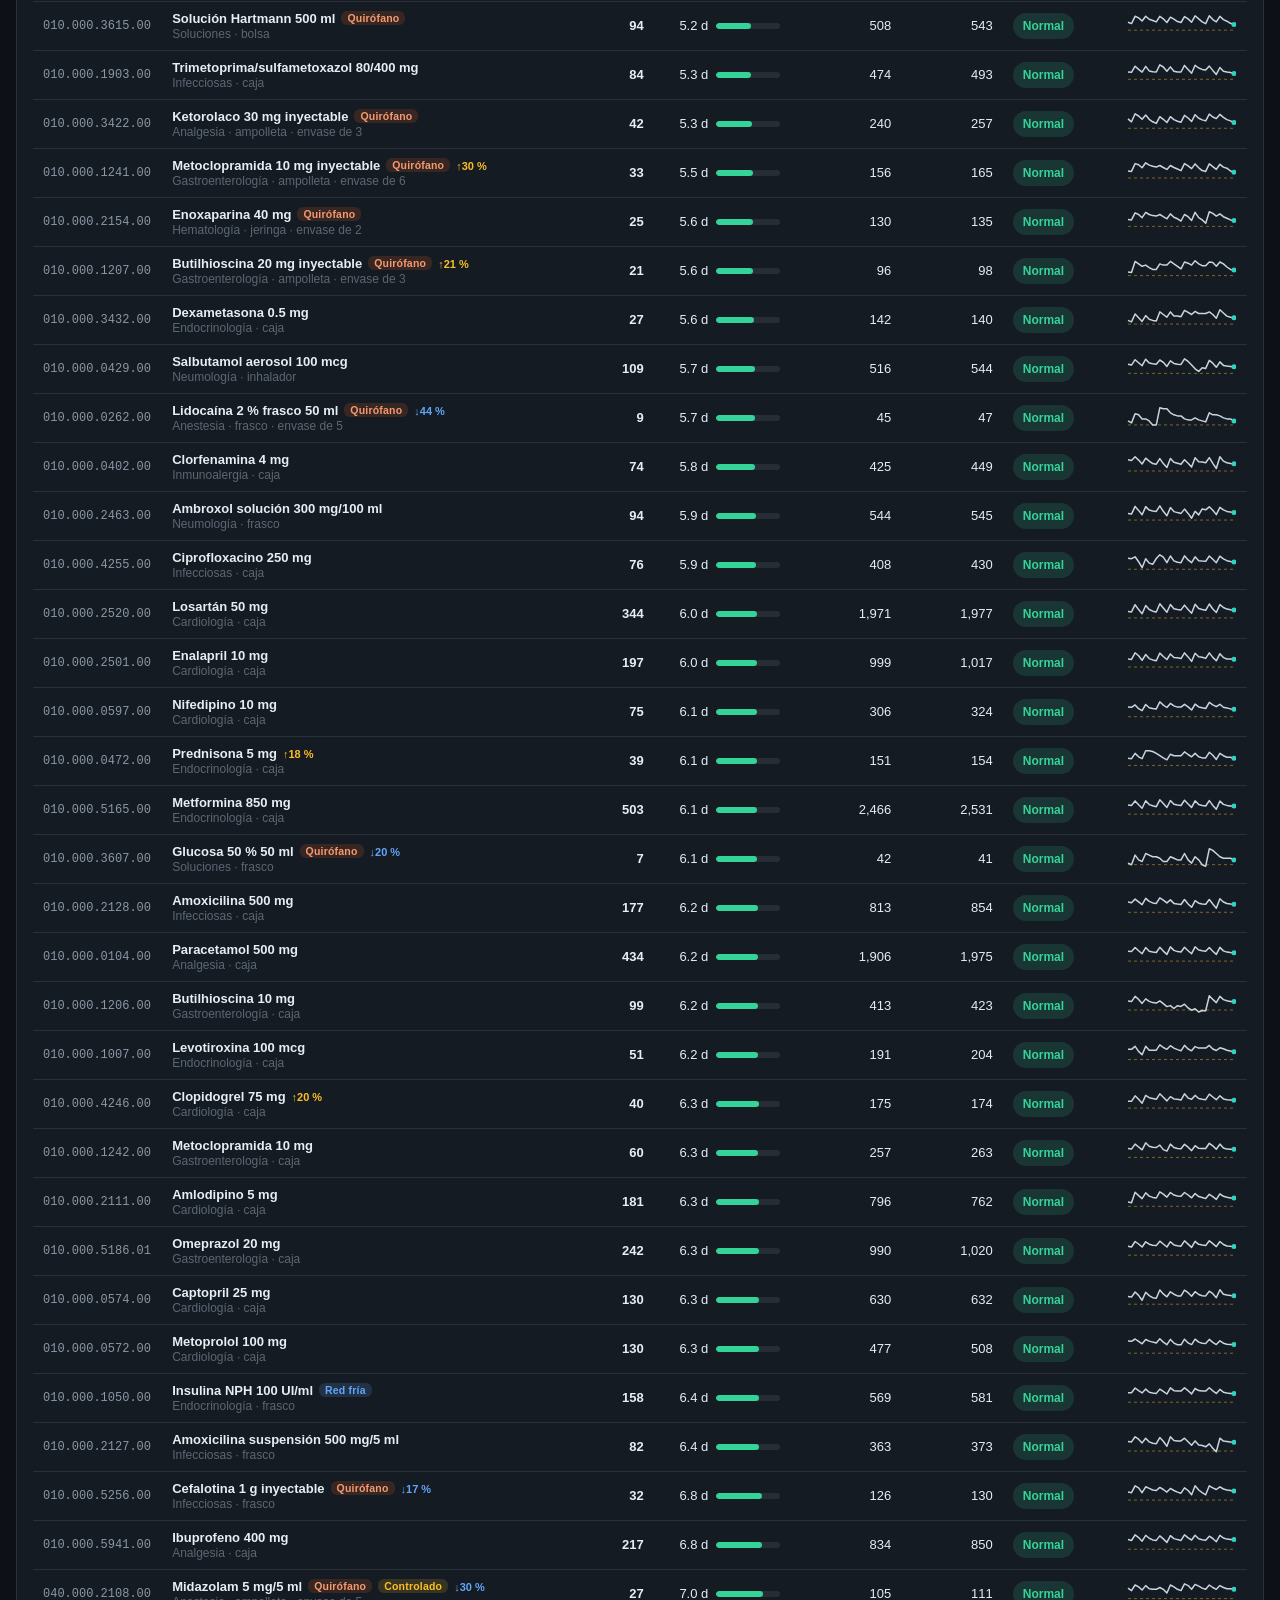
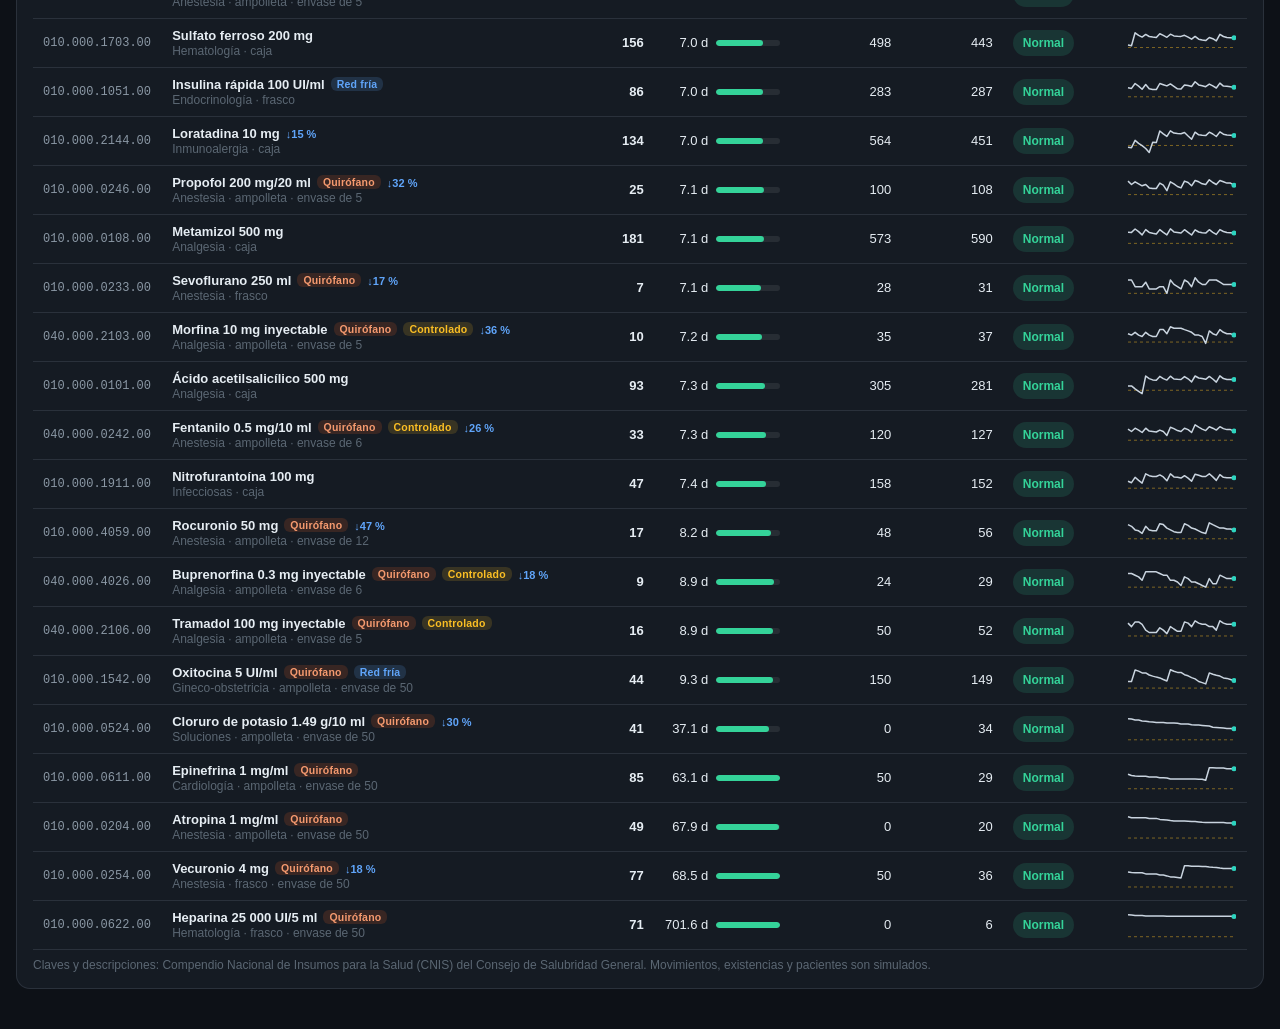
<file: web/unidad.html>
<!doctype html>
<html lang="es">
<head>
  <meta charset="utf-8">
  <meta name="author" content="Gersain Barron">
  <meta name="copyright" content="© 2026 Gersain Barron · Licencia MIT">
  <meta name="viewport" content="width=device-width, initial-scale=1, viewport-fit=cover">
  <meta name="apple-mobile-web-app-capable" content="yes">
  <meta name="mobile-web-app-capable" content="yes">
  <meta name="apple-mobile-web-app-status-bar-style" content="black-translucent">
  <meta name="theme-color" content="#0d1117">
  <title>Unidad médica · Abasto de medicamentos</title>
  <link rel="stylesheet" href="css/unidad.css">
  <script type="importmap">
    { "imports": { "three": "./vendor/three.module.min.js", "three/addons/": "./vendor/jsm/" } }
  </script>
</head>
<body>
  <!-- Barra superior -->
  <header class="topbar">
    <div class="brand">
      <svg class="logo" viewBox="0 0 32 32" aria-hidden="true">
        <rect x="2" y="2" width="28" height="28" rx="7" fill="#14b8a6"/>
        <path d="M13 8h6v5h5v6h-5v5h-6v-5H8v-6h5z" fill="#fff"/>
      </svg>
      <div class="brand-text">
        <b>Unidad médica</b>
        <span>Gemelo digital · <em class="author">Gersain Barron</em> · Farmacia y quirófano</span>
      </div>
    </div>

    <nav class="views" aria-label="Vistas">
      <a href="torre.html">Torre</a>
      <a href="planeacion.html">Planeación</a>
      <a href="compras.html">Compras</a>
      <a id="go-cedis" href="index.html">CEDIS 3D</a>
      <a id="go-map" href="mapa.html">Red estatal</a>
      <a class="active" href="unidad.html" aria-current="page">Unidad médica</a>
      <a href="contratos.html">Contratos</a>
      <a href="cnd.html">CND</a>
      <a href="nacional.html">Nacional</a>
      <a href="redfria.html">Red fría</a>
      <a href="laboratorio.html">Laboratorio</a>
    </nav>

    <div class="sim">
      <button id="btn-play" class="icon-btn primary" aria-label="Pausar"></button>
      <div class="speed" role="group" aria-label="Velocidad">
        <button data-speed="1">1×</button><button data-speed="10">10×</button><button data-speed="60">60×</button><button data-speed="300">300×</button>
      </div>
      <div class="clock-box">
        <span id="clock" class="clock">—</span>
        <span id="sim-status" class="sim-status">En vivo · simulado</span>
      </div>
    </div>
  </header>

  <main>
    <!-- Unidad -->
    <section class="card unit-head">
      <div class="u-pick">
        <label for="u-select">Unidad</label>
        <select id="u-select"></select>
      </div>
      <div class="u-title">
        <span id="u-type" class="eyebrow"></span>
        <h1 id="u-name">Cargando…</h1>
        <p id="u-meta" class="muted"></p>
      </div>
      <div id="u-chips" class="u-chips"></div>
    </section>

    <!-- Vista 3D -->
    <section class="card u3d-card">
      <div class="card-h wrap">
        <h2>Unidad en 3D <small>toca a una persona para ver qué medicamento retira</small></h2>
        <div id="u3d-views" class="seg">
          <button data-v="general" class="active">General</button>
          <button data-v="farmacia">Farmacia</button>
          <button data-v="urgencias" class="h-only">Urgencias</button>
          <button data-v="quirofanos" class="h-only">Quirófanos</button>
          <button data-v="anden">Andén</button>
        </div>
      </div>
      <div id="u3d" class="u3d"><div class="u3d-loading">Cargando modelo 3D…</div></div>
      <div class="legend u3d-legend">
        <span><i class="dot" style="background:#e2a64b"></i>Pacientes (colores variados)</span>
        <span class="h-only"><i class="dot" style="background:#22a37a"></i>Enfermera de quirófano</span>
        <span class="h-only"><i class="dot" style="background:#3b82f6"></i>Enfermera de urgencias</span>
        <span><i class="dot" style="background:#f1f5f9"></i>Farmacia</span>
        <span><i class="dot" style="background:#f59e0b"></i>Almacén</span>
        <span><i class="dot bag"></i>Bolsa = ya recogió sus medicamentos</span>
      </div>
    </section>

    <!-- Indicadores -->
    <section id="kpis" class="kpis" aria-label="Indicadores"></section>

    <!-- Movimiento y salidas en vivo -->
    <div class="split">
      <section class="card">
        <div class="card-h">
          <h2>Entradas y salidas por día <small>últimos 30 días + hoy · piezas</small></h2>
          <div class="legend">
            <span><i class="sw in"></i>Entradas del CEDIS</span>
            <span><i class="sw rx"></i>Salidas a pacientes</span>
            <span id="lg-or"><i class="sw or"></i>Salidas a quirófano y urgencias</span>
          </div>
        </div>
        <div id="flow-chart" class="chart"></div>
        <p class="note">Las barras hacia arriba son entradas; hacia abajo, salidas. Pasa el dedo o el cursor por un día para ver el detalle.</p>
      </section>

      <section class="card live">
        <div class="card-h">
          <h2>Movimientos de hoy</h2>
          <div id="feed-tabs" class="seg">
            <button data-feed="rx" class="active">Farmacia <em id="n-rx"></em></button>
            <button data-feed="or" id="tab-or">Quirófano y urgencias <em id="n-or"></em></button>
            <button data-feed="in">Entradas <em id="n-in"></em></button>
            <button data-feed="al" id="tab-al">Alertas al CEDIS <em id="n-al"></em></button>
            <button data-feed="pe">Recetas pendientes <em id="n-pe"></em></button>
            <button data-feed="px" id="tab-px">Pedidos <em id="n-px"></em></button>
          </div>
        </div>
        <div id="feed" class="feed"></div>
      </section>
    </div>

    <!-- Recetas -->
    <section class="card">
      <div class="card-h wrap">
        <h2>Recetas: completas, parciales y negadas <small id="rx-sub"></small></h2>
        <div class="rx-tools">
          <div id="rx-view" class="seg">
            <button data-rv="day" class="active">Por día</button>
            <button data-rv="med">Por medicamento</button>
          </div>
          <button id="rx-csv" class="seg-btn" type="button">Descargar CSV</button>
        </div>
      </div>
      <div id="rx-sum" class="rx-sum"></div>
      <div id="rx-table" class="m-table"></div>
      <p class="note">Completa: se entregó todo lo recetado. Parcial: se entregó algo y lo demás quedó como receta pendiente. Negada: no se entregó nada. Se cuenta en el momento de la atención en ventanilla.</p>
    </section>

    <!-- Última milla -->
    <section class="card" id="lm-card">
      <div class="card-h wrap">
        <h2>Entregas a pacientes <small>última milla · recetas pendientes surtidas y resurtibles de crónicos</small></h2>
        <div id="lm-view" class="seg"><button data-lv="hoy" class="active">Hoy</button><button data-lv="30">30 días</button></div>
      </div>
      <div id="lm-kpis" class="px-sum lm-kpis"></div>
      <div class="lm-grid">
        <div><div id="lm-map" class="lm-map"></div>
          <div class="legend"><span><i class="dot" style="background:#14b8a6"></i>Unidad (casillero 24 h)</span><span><i class="dot" style="background:#f59e0b;border-radius:2px"></i>Punto aliado</span><span><i class="dot" style="background:#60a5fa"></i>Por entregar</span><span><i class="dot" style="background:#34d399"></i>Entregado</span><span><i class="dot" style="background:#f472b6"></i>Moto</span></div></div>
        <div id="lm-list" class="lm-list"></div>
      </div>
      <p class="note">Cuando llega el medicamento de una receta pendiente se avisa al paciente y se entrega por la vía que eligió: ventanilla, casillero 24 h en la unidad, punto aliado o domicilio en moto (2 salidas al día, rutas optimizadas con el mismo método del CEDIS). Los pacientes crónicos con receta resurtible pueden inscribirse para no hacer fila. Los controlados solo se entregan en ventanilla y la red fría no va a casillero. Domicilios simulados alrededor de la unidad.</p>
    </section>

    <!-- Medicamentos -->
    <section class="card">
      <div class="card-h wrap">
        <h2>Medicamentos <small id="m-count"></small></h2>
        <div id="m-view" class="seg">
          <button data-view="table" class="active">Tabla</button>
          <button data-view="cards">Gráficas</button>
        </div>
      </div>
      <div class="toolbar">
        <input id="m-search" type="search" placeholder="Buscar clave o medicamento" autocomplete="off">
        <select id="m-group" aria-label="Grupo terapéutico"><option value="all">Todos los grupos</option></select>
        <div id="m-use" class="seg">
          <button data-use="all" class="active">Todos</button>
          <button data-use="F">Farmacia</button>
          <button data-use="Q">Quirófano</button>
        </div>
        <div id="m-state" class="seg">
          <button data-state="all" class="active">Todos</button>
          <button data-state="zero">En cero</button>
          <button data-state="low">Bajo mínimo</button>
          <button data-state="over">Sobreabasto</button>
        </div>
      </div>
      <div id="m-table" class="m-table"></div>
      <div id="m-cards" class="m-cards" hidden></div>
      <p class="src">Claves y descripciones: Compendio Nacional de Insumos para la Salud (CNIS) del Consejo de Salubridad General.
        Movimientos, existencias y pacientes son simulados.</p>
    </section>
  </main>

  <!-- Detalle de medicamento -->
  <div id="detail" class="sheet" hidden>
    <div class="sheet-card" role="dialog" aria-modal="true" aria-labelledby="d-name">
      <header>
        <div>
          <span id="d-clave" class="eyebrow"></span>
          <h2 id="d-name"></h2>
          <p id="d-desc" class="muted"></p>
        </div>
        <button id="d-close" class="icon-btn" aria-label="Cerrar">
          <svg viewBox="0 0 24 24" width="18" height="18"><path d="M6.4 5 5 6.4 10.6 12 5 17.6 6.4 19l5.6-5.6 5.6 5.6 1.4-1.4-5.6-5.6L19 6.4 17.6 5 12 10.6z" fill="currentColor"/></svg>
        </button>
      </header>
      <div class="sheet-body">
        <div id="d-stats" class="d-stats"></div>
        <h3>Lotes en existencia <small>caducidad y orden de salida</small></h3>
        <div id="d-lots" class="kardex lots"></div>
        <h3>Existencia al cierre de cada día <small>piezas</small></h3>
        <div id="d-stock" class="chart"></div>
        <h3>Entradas y salidas por día <small>piezas</small></h3>
        <div class="legend">
          <span><i class="sw in"></i>Entradas del CEDIS</span>
          <span><i class="sw rx"></i>Salidas a pacientes</span>
          <span id="d-lg-or"><i class="sw or"></i>Salidas a quirófano y urgencias</span>
        </div>
        <div id="d-flow" class="chart"></div>
        <h3>Pronóstico de demanda <small>próximas 4 semanas · piezas por día</small></h3>
        <div id="d-fc-stats" class="d-stats"></div>
        <div class="legend"><span><i class="sw hist"></i>Demanda real (surtido + no surtido)</span><span><i class="sw fcl"></i>Pronóstico</span><span><i class="sw band"></i>Rango probable (80 %)</span></div>
        <div id="d-fc" class="chart"></div>
        <p class="note">Modelo de series de tiempo (Holt-Winters con estacionalidad semanal y tendencia amortiguada) entrenado con los últimos 30 días; la precisión se mide pronosticando la última semana. Es el componente que se sustituye por un modelo de IA cuando haya datos reales.</p>
        <h3>Kárdex <small>movimientos recientes</small></h3>
        <div id="d-kardex" class="kardex"></div>
      </div>
    </div>
  </div>

  <div id="qr-sheet" class="sheet" hidden>
    <div class="sheet-card qr-card" role="dialog" aria-modal="true" aria-labelledby="qr-title">
      <header><div><span class="eyebrow">Comprobante de entrega</span><h2 id="qr-title"></h2><p id="qr-sub" class="muted"></p></div>
        <button id="qr-close" class="icon-btn" aria-label="Cerrar"><svg viewBox="0 0 24 24" width="18" height="18"><path d="M6.4 5 5 6.4 10.6 12 5 17.6 6.4 19l5.6-5.6 5.6 5.6 1.4-1.4-5.6-5.6L19 6.4 17.6 5 12 10.6z" fill="currentColor"/></svg></button></header>
      <div class="sheet-body qr-body"><div id="qr-code" class="qr-code"></div><div id="qr-info"></div></div>
    </div>
  </div>

  <div id="tip" class="tip" hidden></div>
  <div id="toast" class="toast" role="status" aria-live="polite" hidden></div>
  <div id="loading" class="loading">Cargando unidad…</div>

  <script type="module" src="js/unidad.js"></script>
</body>
</html>
</file>
<file: web/css/styles.css>
/* Gemelo digital del abasto de medicamentos · © 2026 Gersain Barron · Licencia MIT */
/* =====================================================================
   CEDIS Medicamentos · Visor 3D
   Interfaz oscura translúcida sobre la escena, pensada para iPad (táctil)
   ===================================================================== */
:root {
  --bg: #0d1117;
  --glass: rgba(15, 20, 27, 0.80);
  --glass-strong: rgba(13, 17, 23, 0.92);
  --line: rgba(148, 163, 184, 0.16);
  --line-strong: rgba(148, 163, 184, 0.28);
  --text: #e6edf3;
  --muted: #8b98a5;
  --faint: #5b6773;
  --accent: #2dd4bf;
  --accent-ink: #062e2a;
  --ok: #34d399;
  --warn: #fbbf24;
  --crit: #f87171;
  --info: #60a5fa;
  --amber: #f5b400;
  --radius: 14px;
  --gap: 12px;
  --safe-t: env(safe-area-inset-top, 0px);
  --safe-b: env(safe-area-inset-bottom, 0px);
  --safe-l: env(safe-area-inset-left, 0px);
  --safe-r: env(safe-area-inset-right, 0px);
  --top-h: 60px;
  --cam-h: 64px;
  font-family: -apple-system, BlinkMacSystemFont, "SF Pro Text", "Segoe UI", Roboto, "Helvetica Neue", Arial, sans-serif;
  color: var(--text);
}

* { box-sizing: border-box; -webkit-tap-highlight-color: transparent; }
html, body { margin: 0; height: 100%; overflow: hidden; background: var(--bg); overscroll-behavior: none; }
body { -webkit-user-select: none; user-select: none; -webkit-text-size-adjust: 100%; }
button { font: inherit; color: inherit; border: 0; background: none; cursor: pointer; }
h2, h3 { margin: 0; }

#viewport { position: fixed; inset: 0; }
#viewport canvas { display: block; width: 100%; height: 100%; touch-action: none; outline: none; }

.glass {
  background: var(--glass);
  -webkit-backdrop-filter: blur(14px) saturate(140%);
  backdrop-filter: blur(14px) saturate(140%);
  border: 1px solid var(--line);
  box-shadow: 0 10px 30px rgba(0, 0, 0, 0.28);
}

/* ---------- Barra superior ---------- */
.topbar {
  position: fixed; z-index: 20;
  top: calc(var(--gap) + var(--safe-t)); left: calc(var(--gap) + var(--safe-l)); right: calc(var(--gap) + var(--safe-r));
  height: var(--top-h);
  display: flex; align-items: center; gap: 16px; padding: 0 10px 0 12px;
  border-radius: 16px;
}
.brand { display: flex; align-items: center; gap: 10px; min-width: 0; }
.logo { width: 32px; height: 32px; flex: none; }
.brand-text { display: flex; flex-direction: column; line-height: 1.15; min-width: 0; }
.brand-text b { font-size: 15px; letter-spacing: 0.1px; white-space: nowrap; }
.brand-text span { font-size: 12px; color: var(--muted); white-space: nowrap; }

.sim { display: flex; align-items: center; gap: 10px; margin: 0 auto; }
.speed { display: flex; background: rgba(255, 255, 255, 0.06); border: 1px solid var(--line); border-radius: 10px; padding: 3px; }
.speed button { min-width: 40px; height: 34px; border-radius: 7px; font-size: 13px; font-weight: 600; color: var(--muted); }
.speed button.active { background: rgba(45, 212, 191, 0.16); color: var(--accent); }
.clock-box { display: flex; flex-direction: column; line-height: 1.15; min-width: 150px; }
.clock { font-size: 16px; white-space: nowrap; font-weight: 650; font-variant-numeric: tabular-nums; letter-spacing: 0.3px; }
.sim-status { font-size: 11px; color: var(--ok); display: flex; align-items: center; gap: 5px; }
.sim-status::before { content: ""; width: 7px; height: 7px; border-radius: 50%; background: currentColor; box-shadow: 0 0 0 3px rgba(52, 211, 153, 0.18); }
.sim-status.paused { color: var(--warn); }
.sim-status.paused::before { box-shadow: 0 0 0 3px rgba(251, 191, 36, 0.18); }

.actions { display: flex; align-items: center; gap: 8px; }
.icon-btn {
  width: 42px; height: 42px; border-radius: 11px; display: grid; place-items: center;
  background: rgba(255, 255, 255, 0.06); border: 1px solid var(--line);
}
.icon-btn:active { transform: scale(0.96); }
.icon-btn.primary { background: var(--accent); color: var(--accent-ink); border-color: transparent; }
.pill-btn {
  height: 42px; padding: 0 14px; border-radius: 11px; display: inline-flex; align-items: center; gap: 8px;
  background: rgba(255, 255, 255, 0.06); border: 1px solid var(--line); font-size: 14px; font-weight: 550; position: relative;
}
a.pill-btn { color: inherit; text-decoration: none; }
.pill-btn.active { background: rgba(45, 212, 191, 0.14); border-color: rgba(45, 212, 191, 0.45); color: var(--accent); }
.badge:empty { display: none; }
.badge {
  font-style: normal; min-width: 20px; height: 20px; padding: 0 6px; border-radius: 10px; font-size: 12px; font-weight: 700;
  display: grid; place-items: center; background: var(--crit); color: #2a0606;
}

/* ---------- Paneles ---------- */
.panel { position: fixed; z-index: 15; border-radius: var(--radius); transition: transform 0.28s ease, opacity 0.28s ease; }
.panel.closed { pointer-events: none; opacity: 0; }

#kpi-panel {
  top: calc(var(--top-h) + var(--gap) * 2 + var(--safe-t)); right: calc(var(--gap) + var(--safe-r));
  bottom: calc(var(--cam-h) + var(--gap) * 2 + var(--safe-b)); width: 384px;
  overflow-y: auto; -webkit-overflow-scrolling: touch; padding: 6px; scrollbar-width: thin;
}
#kpi-panel.closed { transform: translateX(calc(100% + 24px)); }

.card { padding: 12px 12px 14px; border-bottom: 1px solid var(--line); }
.card:last-child { border-bottom: 0; }
.card h3 { font-size: 12px; font-weight: 650; text-transform: uppercase; letter-spacing: 0.7px; color: var(--muted); margin-bottom: 10px; display: flex; justify-content: space-between; align-items: baseline; gap: 8px; }
.card h3 small { font-size: 11px; text-transform: none; letter-spacing: 0; font-weight: 500; color: var(--faint); }

.tiles { display: grid; grid-template-columns: repeat(3, 1fr); gap: 8px; }
.tile { background: rgba(255, 255, 255, 0.04); border: 1px solid var(--line); border-radius: 10px; padding: 9px 9px 8px; display: flex; flex-direction: column; gap: 2px; }
.tile b { font-size: 22px; font-weight: 680; font-variant-numeric: tabular-nums; }
.tile span { font-size: 11px; color: var(--muted); line-height: 1.25; }

.big-row { display: flex; align-items: baseline; gap: 10px; margin-bottom: 8px; }
.big { font-size: 30px; font-weight: 700; font-variant-numeric: tabular-nums; }
.muted { color: var(--muted); font-size: 12px; }
.bar { display: block; height: 6px; border-radius: 3px; background: rgba(255, 255, 255, 0.08); overflow: hidden; }
.bar i { display: block; height: 100%; background: var(--accent); border-radius: 3px; transition: width 0.4s ease; }
.bar i.hi { background: var(--warn); }
.bar.main { height: 8px; margin-bottom: 12px; }
.aisles { display: grid; gap: 7px; margin-bottom: 12px; }
.aisle { display: grid; grid-template-columns: 52px 1fr 38px; align-items: center; gap: 8px; font-size: 12px; }
.aisle .a-id::before { content: "Pasillo "; color: var(--faint); }
.aisle .a-val { text-align: right; color: var(--muted); font-variant-numeric: tabular-nums; }
.kv { display: flex; justify-content: space-between; font-size: 13px; color: var(--muted); }
.kv b { color: var(--text); font-variant-numeric: tabular-nums; }

.temp-row { display: flex; align-items: center; justify-content: space-between; margin-bottom: 6px; }
.temp b { font-size: 34px; font-weight: 700; font-variant-numeric: tabular-nums; color: #7dd3fc; }
.temp span { font-size: 16px; color: var(--muted); margin-left: 3px; }
.spark { width: 100%; height: 64px; display: block; }

.chip { display: inline-flex; align-items: center; height: 22px; padding: 0 8px; border-radius: 11px; font-size: 11.5px; font-weight: 600; white-space: nowrap; background: rgba(148, 163, 184, 0.14); color: #cbd5e1; }
.chip.ok { background: rgba(52, 211, 153, 0.14); color: var(--ok); }
.chip.warn { background: rgba(251, 191, 36, 0.15); color: var(--warn); }
.chip.crit { background: rgba(248, 113, 113, 0.16); color: var(--crit); }
.chip.info { background: rgba(96, 165, 250, 0.15); color: var(--info); }
.chip.accent { background: rgba(245, 180, 0, 0.15); color: var(--amber); }
.chip.muted { background: rgba(148, 163, 184, 0.10); color: var(--muted); }

.docks { display: grid; grid-template-columns: 1fr 1fr; gap: 8px; }
.dock { display: grid; grid-template-columns: 26px 1fr; grid-template-rows: auto 4px; gap: 6px 6px; align-items: center; background: rgba(255, 255, 255, 0.04); border: 1px solid var(--line); border-radius: 10px; padding: 8px; }
.dock .d-id { font-weight: 700; font-size: 13px; }
.dock .chip { justify-self: start; }
.dock .bar { grid-column: 1 / -1; height: 4px; }

.equip-list { display: grid; gap: 4px; }
.equip { display: grid; grid-template-columns: 1fr auto 46px 34px; align-items: center; gap: 8px; padding: 8px 8px; border-radius: 9px; text-align: left; font-size: 13px; }
.equip:active, .equip:hover { background: rgba(255, 255, 255, 0.05); }
.e-name { white-space: nowrap; overflow: hidden; text-overflow: ellipsis; }
.e-pct { font-size: 12px; color: var(--muted); text-align: right; font-variant-numeric: tabular-nums; }
.batt { display: block; height: 6px; border-radius: 3px; background: rgba(255, 255, 255, 0.08); overflow: hidden; }
.batt i { display: block; height: 100%; background: var(--ok); }
.batt i.mid { background: var(--warn); }
.batt i.low { background: var(--crit); }
.batt.big { height: 8px; flex: 1; }

.alerts, .log { list-style: none; margin: 0; padding: 0; display: grid; gap: 6px; font-size: 13px; }
.alerts li { padding: 8px 10px; border-radius: 9px; border-left: 3px solid var(--info); background: rgba(96, 165, 250, 0.08); }
.alerts li.warn { border-color: var(--warn); background: rgba(251, 191, 36, 0.08); }
.alerts li.crit { border-color: var(--crit); background: rgba(248, 113, 113, 0.10); }
.alerts li.none, .log li.none { border: 0; background: none; color: var(--faint); padding: 2px 0; }
.log li { display: grid; grid-template-columns: 44px 1fr; gap: 8px; color: #c9d4de; line-height: 1.3; }
.log time { color: var(--faint); font-variant-numeric: tabular-nums; }

/* ---------- Capas ---------- */
#layers-panel {
  top: calc(var(--top-h) + var(--gap) * 2 + var(--safe-t)); right: calc(var(--gap) + var(--safe-r) + 400px);
  width: 320px; padding: 14px; z-index: 18; max-height: calc(100% - 180px); overflow-y: auto;
}
#layers-panel.closed { transform: translateY(-10px); }
#layers-panel h3 { font-size: 12px; text-transform: uppercase; letter-spacing: 0.7px; color: var(--muted); margin-bottom: 8px; }
.toggle { display: flex; align-items: center; gap: 12px; padding: 9px 4px; border-bottom: 1px solid var(--line); cursor: pointer; }
.toggle:last-child { border-bottom: 0; }
.t-text { flex: 1; display: flex; flex-direction: column; gap: 2px; }
.t-text b { font-size: 14px; font-weight: 560; }
.t-text small { font-size: 11.5px; color: var(--muted); }
.toggle input { position: absolute; opacity: 0; pointer-events: none; }
.sw { width: 44px; height: 26px; border-radius: 13px; background: rgba(148, 163, 184, 0.28); position: relative; transition: background 0.2s; flex: none; }
.sw::after { content: ""; position: absolute; top: 3px; left: 3px; width: 20px; height: 20px; border-radius: 50%; background: #fff; transition: transform 0.2s; }
.toggle input:checked + .sw { background: var(--accent); }
.toggle input:checked + .sw::after { transform: translateX(18px); }

/* ---------- Inspector ---------- */
#inspector {
  left: calc(var(--gap) + var(--safe-l)); bottom: calc(var(--cam-h) + var(--gap) * 2 + var(--safe-b));
  width: 360px; max-height: min(60vh, 520px); display: flex; flex-direction: column; overflow: hidden;
}
#inspector.closed { transform: translateY(16px); }
#inspector header { display: flex; justify-content: space-between; align-items: flex-start; gap: 10px; padding: 14px 14px 10px; border-bottom: 1px solid var(--line); }
.insp-type { font-size: 11.5px; color: var(--accent); text-transform: uppercase; letter-spacing: 0.6px; font-weight: 650; }
#inspector h2 { font-size: 18px; font-weight: 650; margin-top: 3px; line-height: 1.2; }
#insp-body { overflow-y: auto; padding: 4px 14px 8px; -webkit-overflow-scrolling: touch; }
.insp-live { padding: 10px 0 8px; border-bottom: 1px solid var(--line); display: grid; gap: 8px; }
.live-row { display: flex; justify-content: space-between; align-items: center; }
.live-speed { font-variant-numeric: tabular-nums; color: var(--muted); font-size: 13px; }
.live-batt { display: flex; align-items: center; gap: 10px; font-size: 13px; color: var(--muted); }
.live-batt b { color: var(--text); font-variant-numeric: tabular-nums; min-width: 40px; text-align: right; }
.live-task { font-size: 13px; color: #cbd5e1; }
.insp-rows { display: grid; grid-template-columns: auto 1fr; gap: 7px 14px; margin: 10px 0 4px; font-size: 13px; }
.insp-rows dt { color: var(--muted); }
.insp-rows dd { margin: 0; text-align: right; font-variant-numeric: tabular-nums; word-break: break-word; }
#inspector footer { display: flex; gap: 8px; padding: 10px 14px 14px; border-top: 1px solid var(--line); }
#inspector footer .pill-btn { flex: 1; justify-content: center; width: auto; padding: 0 12px; }
#inspector footer .pill-btn span { display: inline !important; }
#insp-follow[hidden] { display: none; }

/* ---------- Cámaras ---------- */
.cameras {
  position: fixed; z-index: 20; left: 50%; transform: translateX(-50%);
  bottom: calc(var(--gap) + var(--safe-b)); height: var(--cam-h);
  display: flex; gap: 4px; padding: 6px; border-radius: 16px; max-width: calc(100% - 24px);
  overflow-x: auto; scrollbar-width: none;
}
.cameras::-webkit-scrollbar { display: none; }
.cam-btn {
  flex: none; min-width: 78px; height: 100%; border-radius: 11px; padding: 0 10px;
  display: flex; flex-direction: column; align-items: center; justify-content: center; gap: 2px;
  font-size: 12px; font-weight: 560; color: var(--muted);
}
.cam-ico { font-size: 17px; line-height: 1; }
.cam-btn.active { background: rgba(45, 212, 191, 0.16); color: var(--accent); }
.cam-btn:active { transform: scale(0.96); }

/* ---------- Etiquetas 3D ---------- */
#labels { position: fixed; inset: 0; pointer-events: none; z-index: 5; overflow: hidden; }
.lbl { position: absolute; left: 0; top: 0; white-space: nowrap; will-change: transform; }
.lbl.zone {
  font-size: 12px; font-weight: 700; letter-spacing: 0.6px; text-transform: uppercase; color: #fff;
  padding: 4px 9px; border-radius: 7px; background: rgba(13, 17, 23, 0.62); border: 1px solid rgba(255, 255, 255, 0.12);
}
.lbl.agent {
  font-size: 11.5px; font-weight: 600; color: #fff; padding: 3px 8px 3px 6px; border-radius: 10px;
  background: rgba(13, 17, 23, 0.78); display: flex; align-items: center; gap: 6px;
}
.lbl.agent i { width: 8px; height: 8px; border-radius: 50%; background: var(--amber); }
.lbl.agent[data-tone="ok"] i { background: var(--ok); }
.lbl.agent[data-tone="warn"] i { background: var(--warn); box-shadow: 0 0 0 3px rgba(251, 191, 36, 0.25); }

/* ---------- Toast ---------- */
#toast {
  position: fixed; z-index: 40; left: 50%; bottom: calc(var(--cam-h) + 30px + var(--safe-b)); transform: translate(-50%, 10px);
  padding: 10px 16px; border-radius: 10px; background: var(--glass-strong); border: 1px solid var(--line); font-size: 14px;
  opacity: 0; transition: opacity 0.2s, transform 0.2s; pointer-events: none;
}
#toast.show { opacity: 1; transform: translate(-50%, 0); }

/* ---------- Pantalla de carga ---------- */
#loading {
  position: fixed; inset: 0; z-index: 100; display: grid; place-items: center;
  background: radial-gradient(ellipse at 50% 40%, #16202b 0%, #0b0f14 70%); transition: opacity 0.6s ease;
}
#loading.done { opacity: 0; pointer-events: none; }
.load-card { display: flex; flex-direction: column; align-items: center; gap: 14px; width: min(340px, 80vw); text-align: center; }
.logo.big { width: 54px; height: 54px; }
.load-card b { font-size: 18px; }
.load-track { width: 100%; height: 6px; border-radius: 3px; background: rgba(255, 255, 255, 0.08); overflow: hidden; }
.load-track i { display: block; height: 100%; width: 0; background: var(--accent); transition: width 0.25s ease; }
#load-msg { font-size: 13px; color: var(--muted); line-height: 1.45; }
#loading.error #load-msg { color: var(--warn); }
#loading.error .load-track { display: none; }

/* ---------- Pestañas del panel ---------- */
.tabs {
  position: sticky; top: -6px; z-index: 3; display: flex; gap: 2px; padding: 6px; margin: -6px -6px 4px;
  background: var(--glass-strong); border-bottom: 1px solid var(--line); border-radius: var(--radius) var(--radius) 0 0;
  overflow-x: auto; scrollbar-width: none;
}
.tabs::-webkit-scrollbar { display: none; }
.tabs button { flex: 1 0 auto; height: 36px; padding: 0 9px; border-radius: 8px; font-size: 12.5px; font-weight: 600; color: var(--muted); display: inline-flex; align-items: center; justify-content: center; gap: 5px; }
.tabs button.active { background: rgba(45, 212, 191, 0.16); color: var(--accent); }
#urg-count { background: var(--warn); color: #2a1d00; min-width: 18px; height: 18px; font-size: 11px; }
#urg-count.vital { background: var(--crit); color: #2a0606; }
.tab-page { display: none; }
.tab-page.active { display: block; }
.sub { margin: 0 0 8px; }
.empty { color: var(--faint); font-size: 13px; margin: 4px 0; }
.src { font-size: 11px; color: var(--faint); margin: 10px 0 0; }

/* ---------- Tarjetas de KPI ---------- */
.kpi-grid { display: grid; grid-template-columns: 1fr 1fr; gap: 8px; }
.kpi { background: rgba(255, 255, 255, 0.04); border: 1px solid var(--line); border-left: 3px solid var(--faint); border-radius: 10px; padding: 8px 10px; display: flex; flex-direction: column; gap: 2px; }
.kpi[data-tone="ok"] { border-left-color: var(--ok); }
.kpi[data-tone="warn"] { border-left-color: var(--warn); }
.kpi[data-tone="crit"] { border-left-color: var(--crit); }
.k-label { font-size: 11.5px; color: var(--muted); line-height: 1.25; }
.k-val { font-size: 22px; font-weight: 700; font-variant-numeric: tabular-nums; }
.k-val i, .tile b i { font-style: normal; font-size: 12px; color: var(--muted); margin-left: 3px; font-weight: 600; }
.kpi[data-tone="warn"] .k-val { color: var(--warn); }
.kpi[data-tone="crit"] .k-val { color: var(--crit); }
.k-meta { font-size: 11px; color: var(--faint); }

/* ---------- Etiquetas pequeñas ---------- */
.tag { font-style: normal; font-size: 10.5px; font-weight: 700; padding: 2px 6px; border-radius: 6px; background: rgba(148, 163, 184, 0.15); color: #cbd5e1; white-space: nowrap; }
.tag.cold { background: rgba(56, 189, 248, 0.16); color: #7dd3fc; }
.tag.ctrl { background: rgba(248, 113, 113, 0.16); color: var(--crit); }
.tag.late { background: rgba(251, 191, 36, 0.16); color: var(--warn); }

/* ---------- Entradas ---------- */
.arr { display: grid; grid-template-columns: 42px minmax(0, 1fr) auto; grid-template-areas: "t m s" "t g s"; gap: 3px 8px; padding: 9px 2px; border-bottom: 1px solid var(--line); align-items: center; }
.arr:last-child { border-bottom: 0; }
.arr time { grid-area: t; font-size: 12.5px; font-weight: 600; font-variant-numeric: tabular-nums; color: var(--muted); align-self: start; padding-top: 1px; }
.a-main { grid-area: m; min-width: 0; }
.a-main b { display: block; font-size: 13px; white-space: nowrap; overflow: hidden; text-overflow: ellipsis; }
.a-main small { font-size: 11.5px; color: var(--muted); }
.a-tags { grid-area: g; display: flex; gap: 4px; }
.a-tags:empty { display: none; }
.arr .chip { grid-area: s; }

/* ---------- Salidas y rutas ---------- */
.route { display: grid; grid-template-columns: 10px minmax(0, 1fr) auto; gap: 10px; align-items: center; width: 100%; text-align: left; padding: 10px 4px; border-bottom: 1px solid var(--line); }
.route:last-child { border-bottom: 0; }
.route:active { background: rgba(255, 255, 255, 0.04); }
.r-dot { width: 10px; height: 10px; border-radius: 50%; }
.r-main { min-width: 0; }
.r-main b { display: block; font-size: 13px; white-space: nowrap; overflow: hidden; text-overflow: ellipsis; }
.r-main small { display: block; font-size: 11px; color: var(--muted); margin: 2px 0 6px; }
.r-side { display: flex; flex-direction: column; align-items: flex-end; gap: 4px; max-width: 168px; }
.r-side small { font-size: 11px; color: var(--muted); }
.r-side .chip { max-width: 168px; overflow: hidden; text-overflow: ellipsis; display: block; line-height: 22px; }

/* ---------- Unidades ---------- */
.u-filters { display: flex; gap: 8px; margin-bottom: 8px; }
.seg { display: flex; background: rgba(255, 255, 255, 0.06); border: 1px solid var(--line); border-radius: 9px; padding: 2px; flex: none; }
.seg button { height: 32px; padding: 0 10px; border-radius: 7px; font-size: 12.5px; font-weight: 600; color: var(--muted); }
.seg button.active { background: rgba(45, 212, 191, 0.16); color: var(--accent); }
select, input[type="search"] { font: inherit; font-size: 13px; color: var(--text); background: rgba(255, 255, 255, 0.06); border: 1px solid var(--line); border-radius: 9px; height: 38px; padding: 0 10px; outline: none; }
select { flex: 1; min-width: 0; }
select option { background: #0d1117; }
input[type="search"] { width: 100%; margin-bottom: 10px; -webkit-user-select: text; user-select: text; }
.u-map { background: rgba(255, 255, 255, 0.03); border: 1px solid var(--line); border-radius: 10px; padding: 6px; }
.u-map svg { display: block; width: 100%; height: auto; }
.m-state { fill: rgba(148, 163, 184, 0.10); stroke: rgba(148, 163, 184, 0.5); stroke-width: 1; }
.m-unit { stroke: #0d1117; stroke-width: 1; cursor: pointer; transition: opacity 0.2s; }
.m-unit.dim { opacity: 0.12; }
.m-cedis rect { fill: #fff; stroke: #0d1117; stroke-width: 1.5; }
.m-label { font-size: 10px; font-weight: 700; fill: #fff; }
.m-sel { fill: none; stroke: #fff; stroke-width: 2; pointer-events: none; }
.u-legend { display: flex; flex-wrap: wrap; gap: 4px; margin: 8px 0; }
.u-legend button { display: inline-flex; align-items: center; gap: 5px; height: 28px; padding: 0 9px; border-radius: 14px; font-size: 11.5px; font-weight: 600; color: var(--muted); background: rgba(255, 255, 255, 0.04); border: 1px solid var(--line); }
.u-legend button.active { color: var(--text); border-color: var(--line-strong); background: rgba(255, 255, 255, 0.08); }
.u-legend i { width: 8px; height: 8px; border-radius: 50%; }
.u-list { display: grid; }
.unit { display: grid; grid-template-columns: 9px minmax(0, 1fr) auto; gap: 10px; align-items: center; width: 100%; text-align: left; padding: 9px 4px; border-bottom: 1px solid var(--line); border-radius: 8px; }
.unit.active { background: rgba(45, 212, 191, 0.10); }
.u-dot { width: 9px; height: 9px; border-radius: 50%; }
.u-main { min-width: 0; }
.u-main b { display: block; font-size: 13px; white-space: nowrap; overflow: hidden; text-overflow: ellipsis; }
.u-main small { font-size: 11px; color: var(--muted); }

/* ---------- Urgencias ---------- */
.tiles.three { grid-template-columns: repeat(3, 1fr); margin-bottom: 10px; }
.pill-btn.wide { width: 100%; justify-content: center; margin-bottom: 8px; }
.urg-list { display: grid; gap: 8px; }
.urg { display: grid; gap: 5px; width: 100%; text-align: left; padding: 10px; border-radius: 10px; background: rgba(255, 255, 255, 0.04); border: 1px solid var(--line); border-left: 3px solid var(--info); }
.urg[data-level="1"] { border-left-color: var(--crit); }
.urg[data-level="2"] { border-left-color: var(--warn); }
.u-head { display: flex; align-items: center; gap: 8px; }
.u-head b { font-size: 13px; }
.u-head time { margin-left: auto; font-size: 12px; color: var(--muted); font-variant-numeric: tabular-nums; }
.u-unit { font-size: 13px; font-weight: 600; }
.u-unit small { font-weight: 500; color: var(--muted); }
.u-item { font-size: 12.5px; color: #cbd5e1; }
.u-foot { display: flex; align-items: center; justify-content: space-between; gap: 8px; }
.u-timer { font-size: 12px; color: var(--muted); font-variant-numeric: tabular-nums; text-align: right; }
.u-timer[data-tone="ok"] { color: var(--ok); }
.u-timer[data-tone="warn"] { color: var(--warn); }
.u-timer[data-tone="crit"] { color: var(--crit); font-weight: 700; }

/* ---------- Responsivo (iPad vertical / pantallas angostas) ---------- */
@media (max-width: 1100px) {
  .brand-text span { display: none; }
  .pill-btn span { display: none; }
  .pill-btn { padding: 0 11px; }
  #layers-panel { right: calc(var(--gap) + var(--safe-r)); }
}
@media (max-width: 900px) {
  :root { --top-h: 56px; }
  .brand { display: none; }
  .topbar { gap: 8px; padding: 0 8px; }
  .sim { margin: 0; gap: 8px; }
  .actions { margin-left: auto; gap: 6px; }
  .clock-box { min-width: 0; }
  .clock { font-size: 14px; }
  .sim-status { display: none; }
  .speed button { min-width: 34px; }
  #kpi-panel { left: calc(var(--gap) + var(--safe-l)); width: auto; top: auto; height: 52vh; }
  #kpi-panel.closed { transform: translateY(calc(100% + 120px)); }
  #inspector { width: auto; right: calc(var(--gap) + var(--safe-r)); max-height: 46vh; }
  .tiles { grid-template-columns: repeat(3, 1fr); }
}
@media (max-width: 560px) {
  .speed button[data-speed="8"] { display: none; }
  .speed button { min-width: 30px; }
  .clock { font-size: 13px; }
  .icon-btn, .pill-btn { width: 40px; height: 40px; padding: 0; justify-content: center; }
  .cam-btn { min-width: 68px; }
  #btn-fullscreen { display: none; }
}
@media (max-width: 400px) {
  .speed button[data-speed="4"] { display: none; }
  .topbar { gap: 6px; }
  .clock { font-size: 12px; }
}
[hidden] { display: none !important; }

.brand-text .author{font-style:normal;color:#5eead4;font-weight:600}

/* Inventario del CEDIS */
.inv-list { display: flex; flex-direction: column; gap: 6px; }
.inv-row { display: flex; flex-direction: column; gap: 3px; padding: 8px 10px; border-radius: 10px; background: rgba(255,255,255,.03); border: 1px solid rgba(255,255,255,.06); font-size: 12.5px; }
.inv-row .u-head { display: flex; gap: 8px; align-items: center; } .inv-row .u-head b { flex: 1; } .inv-row time { font-variant-numeric: tabular-nums; font-weight: 700; }
.inv-row .u-unit, .inv-row .u-item { color: var(--muted, #94a3b8); }

/* ---------- Contratos (contratos-ui.js) ---------- */
.ct-list { display: grid; gap: 8px; }
.ct-card { border: 1px solid var(--line); border-radius: 11px; background: rgba(255, 255, 255, 0.03); overflow: hidden; }
.ct-card.open { border-color: var(--line-strong); }
.ct-head { display: grid; grid-template-columns: 12px 1fr auto; align-items: center; gap: 9px; padding: 10px 10px 6px; cursor: pointer; }
.ct-title { display: flex; flex-direction: column; min-width: 0; }
.ct-title b { font-size: 13.5px; }
.ct-title span { font-size: 11.5px; color: var(--muted); white-space: nowrap; overflow: hidden; text-overflow: ellipsis; }
.ct-dot { width: 11px; height: 11px; border-radius: 50%; background: var(--ok); box-shadow: 0 0 8px currentColor; color: var(--ok); }
.ct-dot.warn { background: var(--warn); color: var(--warn); }
.ct-dot.accent { background: #f97316; color: #f97316; }
.ct-dot.crit { background: var(--crit); color: var(--crit); animation: ct-blink 1s ease-in-out infinite; }
@keyframes ct-blink { 50% { opacity: 0.35; } }
.ct-bolsa { padding: 0 10px 10px 31px; display: grid; gap: 4px; }
.ct-bolsa span { font-size: 11px; color: var(--faint); }
.ct-body { padding: 4px 10px 10px; display: grid; gap: 5px; border-top: 1px solid var(--line); }
.ct-body .kv { font-size: 12px; gap: 10px; }
.ct-body .kv b { text-align: right; }
.ct-proc { margin: 4px 0; padding: 8px 10px; border-radius: 9px; border-left: 3px solid var(--crit); background: rgba(248, 113, 113, 0.09); font-size: 12px; line-height: 1.45; color: #e2c4c4; }
.ct-os { margin-top: 6px; padding: 8px; border-radius: 9px; background: rgba(0, 0, 0, 0.18); }
.ct-os.focus { outline: 1px solid var(--accent); }
.ct-row { display: grid; grid-template-columns: auto 1fr auto; gap: 8px; align-items: center; font-size: 12px; }
.ct-row span { color: var(--muted); min-width: 0; overflow: hidden; text-overflow: ellipsis; white-space: nowrap; }
.ct-tab { width: 100%; border-collapse: collapse; margin-top: 6px; font-size: 11.5px; }
.ct-tab th { text-align: left; color: var(--faint); font-weight: 600; padding: 2px 4px; }
.ct-tab td { padding: 4px; border-top: 1px solid var(--line); vertical-align: middle; }
.ct-tab .n { text-align: right; font-variant-numeric: tabular-nums; white-space: nowrap; }
.ct-tab .chip { height: 19px; font-size: 10.5px; padding: 0 6px; }
.ct-trucks { display: grid; gap: 6px; }
.ct-truck { padding: 8px; border-radius: 9px; background: rgba(255, 255, 255, 0.03); border: 1px solid var(--line); }
.ct-sub { font-size: 11.5px; color: var(--muted); margin-top: 3px; line-height: 1.35; }
.ct-sub .crit { color: var(--crit); }
.ct-log li { grid-template-columns: 82px 1fr; }
.ct-nota { font-size: 11px; color: var(--faint); line-height: 1.4; margin: 8px 0 0; }

/* ---------- Marbetes (inventario físico) */
.mb-p { font-size: 12px; line-height: 1.45; margin: 6px 0 8px; }
.mb-p input { width: 72px; height: 24px; background: rgba(255,255,255,.06); border: 1px solid var(--line); border-radius: 6px; color: var(--text); padding: 0 6px; font-size: 12px; }
.mb-l { display: block; font-size: 11.5px; color: var(--muted); margin: 8px 0 5px; }
.mb-sel { width: 100%; height: 34px; background: rgba(255,255,255,.06); border: 1px solid var(--line); border-radius: 8px; color: var(--text); padding: 0 8px; font-size: 12.5px; margin-bottom: 8px; }
.mb-seg { width: 100%; } .mb-seg button { flex: 1; }
.mb-row { display: flex; gap: 6px; flex-wrap: wrap; margin-top: 10px; }
.mb-row .chip, .mb-chips .chip { cursor: pointer; border: 0; }
.mb-chips { display: flex; flex-direction: column; gap: 5px; margin-top: 10px; align-items: flex-start; }
.mb-chips .chip { height: auto; padding: 4px 9px; white-space: normal; text-align: left; }
.tile.ok b { color: var(--ok); } .tile.warn b { color: var(--warn); } .tile.crit b { color: var(--crit); }
.tiles + .pill-btn.wide, .card > .pill-btn.wide { margin-top: 10px; width: 100%; justify-content: center; }
.mb-legend { display: flex; flex-wrap: wrap; gap: 4px 10px; font-size: 11px; color: var(--muted); margin-top: 8px; }
.mb-legend i { display: inline-block; width: 10px; height: 7px; border-radius: 2px; margin-right: 4px; }
.mb-item { display: flex; justify-content: space-between; align-items: center; gap: 8px; width: 100%; padding: 7px 0; border-top: 1px solid var(--line); text-align: left; }
.mb-item b { display: block; font-size: 12.5px; font-weight: 600; } .mb-item small { display: block; font-size: 11px; color: var(--faint); }
.mb-item em { font-style: normal; flex: none; }
.mb-bar { display: grid; grid-template-columns: 1fr 70px 30px; gap: 8px; align-items: center; font-size: 12px; padding: 3px 0; }
.mb-bar i { height: 7px; border-radius: 4px; background: rgba(255,255,255,.06); overflow: hidden; display: block; }
.mb-bar i b { display: block; height: 100%; background: var(--warn); }
.mb-bar em { font-style: normal; text-align: right; color: var(--muted); font-variant-numeric: tabular-nums; }
.mb-alert { border-left: 3px solid var(--crit); padding: 6px 9px; background: rgba(248,113,113,.08); border-radius: 6px; margin-bottom: 6px; font-size: 12px; }
.mb-alert b { display: block; color: var(--crit); }
.mb-cmp div { padding: 7px 0; border-top: 1px solid var(--line); font-size: 12px; } .mb-cmp div.sel b { color: var(--accent); }
.mb-cmp b { display: block; } .mb-cmp span { color: var(--muted); }
/* el marbete: cartoncillo con dos partes y línea perforada */
.mb-tag { background: #f5f1e6; color: #1f2937; border-radius: 6px; padding: 10px 12px; font-size: 12px; box-shadow: 0 2px 10px rgba(0,0,0,.4); }
.mb-tag .mb-top { display: flex; justify-content: space-between; border-bottom: 2px solid #7f1d1d; padding-bottom: 5px; margin-bottom: 6px; color: #7f1d1d; font-weight: 700; font-size: 11px; text-transform: uppercase; letter-spacing: .4px; }
.mb-tag .mb-kv { display: grid; grid-template-columns: auto 1fr; gap: 3px 10px; }
.mb-tag .mb-kv span { color: #6b7280; } .mb-tag .mb-kv b { font-weight: 650; }
.mb-tag .mb-counts { display: grid; grid-template-columns: repeat(3, 1fr); gap: 6px; margin: 8px 0; }
.mb-tag .mb-c { border: 1px solid #d6cfbd; border-radius: 4px; padding: 5px; }
.mb-tag .mb-c span { display: block; font-size: 10px; color: #6b7280; text-transform: uppercase; } .mb-tag .mb-c b { font-size: 15px; } .mb-tag .mb-c small { display: block; font-size: 10px; color: #6b7280; font-style: italic; }
.mb-tag .mb-perf { border-top: 2px dashed #a8a29e; margin: 8px -12px; }
.mb-tag .pill-btn { margin-top: 10px; width: 100%; justify-content: center; background: #1f2937; color: #e6edf3; }
.tile b { white-space: nowrap; }
</file>
<file: web/css/unidad.css>
/* Gemelo digital del abasto de medicamentos · © 2026 Gersain Barron · Licencia MIT */
/* =====================================================================
   Unidad médica · Abasto de medicamentos (farmacia y quirófano)
   Mismo lenguaje visual que el visor del CEDIS; pensado para PC y iPad.
   ===================================================================== */
:root {
  --bg: #0d1117;
  --surface: #151b23;
  --surface-2: #1b232d;
  --line: rgba(148, 163, 184, 0.16);
  --line-strong: rgba(148, 163, 184, 0.28);
  --text: #e6edf3;
  --muted: #8b98a5;
  --faint: #5b6773;
  --accent: #2dd4bf;
  --ok: #34d399;
  --warn: #fbbf24;
  --crit: #f87171;
  --info: #60a5fa;
  /* series (paleta validada para fondo oscuro: azul, naranja, aqua) */
  --s-in: #199e70;
  --s-rx: #3987e5;
  --s-or: #d95926;
  --s-stock: #c9d4df;
  --radius: 14px;
  --safe-t: env(safe-area-inset-top, 0px);
  --safe-l: env(safe-area-inset-left, 0px);
  --safe-r: env(safe-area-inset-right, 0px);
  font-family: -apple-system, BlinkMacSystemFont, "SF Pro Text", "Segoe UI", Roboto, "Helvetica Neue", Arial, sans-serif;
  color: var(--text);
  color-scheme: dark;
}
* { box-sizing: border-box; -webkit-tap-highlight-color: transparent; }
html, body { margin: 0; background: var(--bg); -webkit-text-size-adjust: 100%; }
body { min-height: 100vh; overflow-x: hidden; }
button { font: inherit; color: inherit; border: 0; background: none; cursor: pointer; }
input, select { font: inherit; color: var(--text); }
h1, h2, h3 { margin: 0; }
a { color: inherit; text-decoration: none; }
.muted { color: var(--muted); }
[hidden] { display: none !important; }

/* ---------- Barra superior ---------- */
.topbar {
  position: sticky; top: 0; z-index: 20;
  display: flex; align-items: center; gap: 16px;
  padding: calc(10px + var(--safe-t)) calc(16px + var(--safe-r)) 10px calc(16px + var(--safe-l));
  background: rgba(13, 17, 23, 0.88); -webkit-backdrop-filter: blur(14px); backdrop-filter: blur(14px);
  border-bottom: 1px solid var(--line);
}
.brand { display: flex; align-items: center; gap: 10px; min-width: 0; }
.logo { width: 32px; height: 32px; flex: none; }
.brand-text { display: flex; flex-direction: column; line-height: 1.15; min-width: 0; }
.brand-text b { font-size: 15px; white-space: nowrap; }
.brand-text span { font-size: 12px; color: var(--muted); white-space: nowrap; }
.brand-text .author { font-style: normal; color: #5eead4; font-weight: 600; }

.views { display: flex; background: rgba(255, 255, 255, 0.06); border: 1px solid var(--line); border-radius: 10px; padding: 3px; }
.views a { padding: 0 12px; height: 34px; display: grid; place-items: center; border-radius: 7px; font-size: 13px; font-weight: 600; color: var(--muted); white-space: nowrap; }
.views a.active { background: rgba(45, 212, 191, 0.16); color: var(--accent); }

.sim { display: flex; align-items: center; gap: 10px; margin-left: auto; }
.speed, .seg { display: flex; background: rgba(255, 255, 255, 0.06); border: 1px solid var(--line); border-radius: 10px; padding: 3px; }
.speed button, .seg button { min-width: 40px; height: 32px; padding: 0 10px; border-radius: 7px; font-size: 13px; font-weight: 600; color: var(--muted); white-space: nowrap; }
.speed button.active, .seg button.active { background: rgba(45, 212, 191, 0.16); color: var(--accent); }
.seg em { font-style: normal; font-size: 11px; color: var(--faint); margin-left: 4px; font-variant-numeric: tabular-nums; }
.seg button.active em { color: inherit; opacity: 0.8; }
.icon-btn { width: 40px; height: 40px; border-radius: 11px; display: grid; place-items: center; background: rgba(255, 255, 255, 0.06); border: 1px solid var(--line); flex: none; }
.icon-btn.primary { background: var(--accent); color: #062e2a; border-color: transparent; }
.clock-box { display: flex; flex-direction: column; line-height: 1.15; min-width: 128px; }
.clock { font-size: 15px; font-weight: 650; white-space: nowrap; font-variant-numeric: tabular-nums; }
.sim-status { font-size: 11px; color: var(--ok); display: flex; align-items: center; gap: 5px; }
.sim-status::before { content: ""; width: 7px; height: 7px; border-radius: 50%; background: currentColor; }
.sim-status.paused { color: var(--warn); }

/* ---------- Contenido ---------- */
main { max-width: 1440px; margin: 0 auto; padding: 16px calc(16px + var(--safe-r)) 40px calc(16px + var(--safe-l)); display: flex; flex-direction: column; gap: 14px; }
.card { background: var(--surface); border: 1px solid var(--line); border-radius: var(--radius); padding: 16px; min-width: 0; }
.card-h { display: flex; align-items: center; justify-content: space-between; gap: 12px; margin-bottom: 12px; flex-wrap: wrap; }
.card-h h2 { font-size: 16px; font-weight: 650; }
.card-h small, h3 small { font-size: 12px; font-weight: 500; color: var(--muted); margin-left: 6px; }
.eyebrow { font-size: 11px; letter-spacing: 0.6px; text-transform: uppercase; color: var(--accent); font-weight: 650; }
.note, .src { font-size: 12px; color: var(--faint); margin: 8px 0 0; }

.unit-head { display: grid; grid-template-columns: minmax(220px, 300px) 1fr; gap: 6px 22px; align-items: start; }
.u-pick label { display: block; font-size: 12px; color: var(--muted); margin-bottom: 6px; }
select, input[type=search] {
  height: 40px; border-radius: 10px; border: 1px solid var(--line-strong); background: var(--surface-2); padding: 0 12px; width: 100%; min-width: 0;
}
select:focus, input:focus { outline: 2px solid rgba(45, 212, 191, 0.5); outline-offset: 1px; }
.u-title h1 { font-size: 22px; font-weight: 700; margin: 2px 0 4px; }
.u-title p { margin: 0; font-size: 13px; line-height: 1.45; }
.u-chips { grid-column: 1 / -1; display: flex; flex-wrap: wrap; gap: 8px; margin-top: 8px; }
.chip { display: inline-flex; align-items: center; gap: 6px; height: 26px; padding: 0 10px; border-radius: 13px; font-size: 12px; font-weight: 600; white-space: nowrap;
  background: rgba(148, 163, 184, 0.12); color: var(--muted); }
.chip.ok { background: rgba(52, 211, 153, 0.14); color: var(--ok); }
.chip.warn { background: rgba(251, 191, 36, 0.14); color: var(--warn); }
.chip.crit { background: rgba(248, 113, 113, 0.15); color: var(--crit); }
.chip.info { background: rgba(96, 165, 250, 0.14); color: var(--info); }
.chip.accent { background: rgba(45, 212, 191, 0.14); color: var(--accent); }
.chip .ic { font-size: 11px; }

/* KPIs */
.kpis { display: grid; grid-template-columns: repeat(var(--kc, 8), minmax(0, 1fr)); gap: 10px; }
@media (max-width: 1300px) { .kpis { grid-template-columns: repeat(4, minmax(0, 1fr)); } }
@media (max-width: 640px) { .kpis { grid-template-columns: repeat(2, minmax(0, 1fr)); } }
.kpi { background: var(--surface); border: 1px solid var(--line); border-radius: 12px; padding: 12px 14px; min-width: 0; }
.kpi span { display: block; font-size: 12px; color: var(--muted); line-height: 1.3; min-height: 2.6em; }
.kpi b { display: block; font-size: 26px; font-weight: 700; margin: 4px 0 2px; font-variant-numeric: tabular-nums; letter-spacing: -0.3px; }
.kpi b i { font-style: normal; font-size: 14px; color: var(--muted); font-weight: 600; margin-left: 2px; }
.kpi small { display: flex; align-items: center; gap: 6px; font-size: 12px; color: var(--faint); }
.kpi small .dot { width: 8px; height: 8px; border-radius: 50%; background: var(--faint); flex: none; }
.kpi.ok small .dot { background: var(--ok); }
.kpi.warn small .dot { background: var(--warn); }
.kpi.crit small .dot { background: var(--crit); }
.kpi.ok small { color: var(--ok); } .kpi.warn small { color: var(--warn); } .kpi.crit small { color: var(--crit); }

.split { display: grid; grid-template-columns: minmax(0, 1.55fr) minmax(0, 1fr); gap: 14px; }

/* Leyenda y gráficas */
.legend { display: flex; flex-wrap: wrap; gap: 6px 14px; font-size: 12px; color: var(--muted); }
.legend span { display: inline-flex; align-items: center; gap: 6px; }
.sw { width: 10px; height: 10px; border-radius: 3px; display: inline-block; }
.sw.in { background: var(--s-in); } .sw.rx { background: var(--s-rx); } .sw.or { background: var(--s-or); }
.chart { position: relative; width: 100%; }
.chart svg { display: block; width: 100%; height: auto; overflow: visible; touch-action: pan-y; }
.chart .grid { stroke: rgba(148, 163, 184, 0.12); stroke-width: 1; }
.chart .zero { stroke: rgba(148, 163, 184, 0.45); stroke-width: 1; }
.chart .ax { fill: var(--faint); font-size: 11px; font-variant-numeric: tabular-nums; }
.chart .ax.today { fill: var(--accent); font-weight: 650; }
.chart .hl { fill: rgba(148, 163, 184, 0.10); }
.chart .ref { stroke-dasharray: 4 4; stroke-width: 1; }
.chart .ref.min { stroke: var(--warn); } .chart .ref.max { stroke: rgba(148, 163, 184, 0.5); }
.chart .ref-l { font-size: 11px; fill: var(--muted); }
.tip {
  position: fixed; z-index: 60; pointer-events: none; min-width: 170px; max-width: 260px;
  background: #0b0f14; border: 1px solid var(--line-strong); border-radius: 10px; padding: 9px 11px;
  font-size: 12px; line-height: 1.5; box-shadow: 0 10px 30px rgba(0, 0, 0, 0.45);
}
.tip b { display: block; font-size: 12.5px; margin-bottom: 3px; }
.tip .r { display: flex; justify-content: space-between; gap: 14px; color: var(--muted); }
.tip .r em { font-style: normal; color: var(--text); font-variant-numeric: tabular-nums; font-weight: 600; }
.tip .sw { margin-right: 6px; }

/* Feed en vivo */
.live { display: flex; flex-direction: column; }
.feed { flex: 1; min-height: 260px; max-height: 420px; overflow-y: auto; margin: 0 -6px; padding: 0 6px; -webkit-overflow-scrolling: touch; }
.ev { display: grid; grid-template-columns: 48px 1fr auto; gap: 4px 10px; padding: 9px 0; border-top: 1px solid var(--line); align-items: start; }
.ev:first-child { border-top: 0; }
.ev.new { animation: flash 1.4s ease-out; }
@keyframes flash { from { background: rgba(45, 212, 191, 0.12); } to { background: transparent; } }
.ev time { font-size: 13px; font-weight: 650; font-variant-numeric: tabular-nums; color: var(--text); padding-top: 1px; }
.ev .who { font-size: 13px; font-weight: 600; }
.ev .who small { color: var(--faint); font-weight: 500; margin-left: 6px; }
.ev ul { list-style: none; margin: 3px 0 0; padding: 0; font-size: 12px; color: var(--muted); }
.ev li { display: flex; gap: 6px; }
.ev li b { color: var(--text); font-weight: 600; font-variant-numeric: tabular-nums; min-width: 26px; }
.ev li.neg { color: var(--crit); }
.ev li.neg b { color: var(--crit); }
.empty { color: var(--faint); font-size: 13px; padding: 18px 0; text-align: center; }
.feed details { border-top: 1px solid var(--line); }
.feed summary { list-style: none; cursor: pointer; }
.feed summary::-webkit-details-marker { display: none; }
.del { display: grid; grid-template-columns: 1fr auto; gap: 2px 10px; padding: 10px 0; }
.del .who { font-size: 13px; font-weight: 600; }
.del small { font-size: 12px; color: var(--muted); }
.del .bar { grid-column: 1 / -1; }
.bar { display: block; height: 6px; border-radius: 3px; background: rgba(255, 255, 255, 0.08); overflow: hidden; }
.bar i { display: block; height: 100%; background: var(--s-in); border-radius: 3px; }
.del-lines { font-size: 12px; color: var(--muted); padding: 0 0 10px; display: grid; grid-template-columns: 1fr auto; gap: 3px 12px; }
.del-lines .neg { color: var(--crit); }
.del-lines b { color: var(--text); font-variant-numeric: tabular-nums; font-weight: 600; text-align: right; }
.sec-t { font-size: 11px; text-transform: uppercase; letter-spacing: 0.6px; color: var(--faint); margin: 10px 0 2px; font-weight: 650; }

/* Medicamentos */
.toolbar { display: flex; flex-wrap: wrap; gap: 8px; margin-bottom: 12px; }
.toolbar input { flex: 1 1 220px; width: auto; }
.toolbar select { flex: 0 1 220px; width: auto; }
.m-table { overflow-x: auto; -webkit-overflow-scrolling: touch; }
table { width: 100%; border-collapse: collapse; font-size: 13px; }
th { text-align: left; font-size: 11px; text-transform: uppercase; letter-spacing: 0.5px; color: var(--faint); font-weight: 650; padding: 8px 10px; border-bottom: 1px solid var(--line-strong); white-space: nowrap; }
td { padding: 9px 10px; border-bottom: 1px solid var(--line); vertical-align: middle; }
th.n, td.n { text-align: right; font-variant-numeric: tabular-nums; }
tbody tr { cursor: pointer; }
tbody tr:hover { background: rgba(148, 163, 184, 0.06); }
td.cl { font-family: ui-monospace, SFMono-Regular, Menlo, Consolas, monospace; font-size: 12px; color: var(--muted); white-space: nowrap; }
.mn b { display: block; font-weight: 600; }
.mn small { color: var(--faint); font-size: 12px; }
.tag { display: inline-block; font-size: 10.5px; font-weight: 700; padding: 1px 6px; border-radius: 6px; margin-left: 6px; vertical-align: 1px; letter-spacing: 0.2px; }
.tag.frio { background: rgba(96, 165, 250, 0.16); color: var(--info); }
.tag.ctrl { background: rgba(251, 191, 36, 0.15); color: var(--warn); }
.tag.q { background: rgba(217, 89, 38, 0.18); color: #f59a6f; }
.cov { display: flex; align-items: center; gap: 8px; justify-content: flex-end; }
.cov .bar { width: 64px; }
.cov .bar i { background: var(--ok); }
.cov.low .bar i { background: var(--warn); } .cov.zero .bar i { background: var(--crit); }
.spark { width: 110px; height: 30px; display: block; }
.col-sm, .cl-in { display: none; }
th.n { white-space: normal; min-width: 64px; max-width: 110px; line-height: 1.3; vertical-align: bottom; }
@media (max-width: 1300px) { .col-wide { display: none; } .col-sm { display: table-cell; } }

.m-cards { display: grid; grid-template-columns: repeat(auto-fill, minmax(240px, 1fr)); gap: 10px; }
.mc { background: var(--surface-2); border: 1px solid var(--line); border-radius: 12px; padding: 12px; text-align: left; display: flex; flex-direction: column; gap: 6px; min-width: 0; }
.mc:hover { border-color: var(--line-strong); }
.mc .t { display: flex; justify-content: space-between; gap: 8px; align-items: start; }
.mc .t b { font-size: 13.5px; font-weight: 650; line-height: 1.3; }
.mc .cl { font-family: ui-monospace, SFMono-Regular, Menlo, Consolas, monospace; font-size: 11px; color: var(--faint); }
.mc .big { display: flex; align-items: baseline; gap: 6px; }
.mc .big strong { font-size: 22px; font-weight: 700; font-variant-numeric: tabular-nums; }
.mc .big span { font-size: 12px; color: var(--muted); }
.mc svg { width: 100%; height: 64px; display: block; }
.mc .ft { display: flex; justify-content: space-between; font-size: 11.5px; color: var(--muted); font-variant-numeric: tabular-nums; }

/* Hoja de detalle */
.sheet { position: fixed; inset: 0; z-index: 50; background: rgba(0, 0, 0, 0.55); display: flex; align-items: center; justify-content: center; padding: 16px; }
.sheet-card { width: min(920px, 100%); max-height: calc(100vh - 32px); background: var(--surface); border: 1px solid var(--line-strong); border-radius: 18px; display: flex; flex-direction: column; overflow: hidden; box-shadow: 0 30px 80px rgba(0, 0, 0, 0.5); }
.sheet-card header { display: flex; justify-content: space-between; gap: 12px; padding: 16px 16px 10px 18px; border-bottom: 1px solid var(--line); }
.sheet-card header h2 { font-size: 19px; margin: 2px 0 4px; }
.sheet-card header p { margin: 0; font-size: 12.5px; }
.sheet-body { overflow-y: auto; padding: 14px 18px 20px; -webkit-overflow-scrolling: touch; }
.sheet-body h3 { font-size: 14px; margin: 18px 0 8px; }
.sheet-body .legend { margin-bottom: 6px; }
.d-stats { display: grid; grid-template-columns: repeat(auto-fill, minmax(140px, 1fr)); gap: 8px; }
.d-stats div { background: var(--surface-2); border-radius: 10px; padding: 9px 11px; }
.d-stats span { display: block; font-size: 11.5px; color: var(--muted); }
.d-stats b { font-size: 18px; font-variant-numeric: tabular-nums; }
.kardex { font-size: 12.5px; }
.kardex .row { display: grid; grid-template-columns: 110px 1fr 70px 70px; gap: 8px; padding: 7px 0; border-bottom: 1px solid var(--line); align-items: center; }
.kardex .row.h { color: var(--faint); font-size: 11px; text-transform: uppercase; letter-spacing: 0.5px; font-weight: 650; }
.kardex .n { text-align: right; font-variant-numeric: tabular-nums; }
.kardex .pos { color: #4fd1a5; } .kardex .neg { color: var(--text); }
.kardex .muted { font-size: 12px; }

.loading { position: fixed; inset: 0; display: grid; place-items: center; background: var(--bg); color: var(--muted); z-index: 90; font-size: 14px; }

/* Pronóstico */
.sw.hist { background: #64748b; } .sw.fcl { background: #2dd4bf; height: 3px; border-radius: 2px; } .sw.band { background: rgba(45, 212, 191, 0.22); }
.trend { font-size: 11px; font-weight: 650; margin-left: 6px; }
.trend.up { color: var(--warn); } .trend.down { color: var(--info); }

/* Contingencia: alternativas y pendientes */
.ev li small.lot.alt { display: block; margin-left: 0; color: #93c5fd; font-family: inherit; font-size: 11px; }
#feed-tabs { flex-wrap: wrap; }

/* Tabla de recetas */
.rx-tools { display: flex; gap: 8px; align-items: center; flex-wrap: wrap; }
.seg-btn { height: 38px; padding: 0 12px; border-radius: 10px; border: 1px solid var(--line); background: rgba(255,255,255,.06); font-size: 13px; font-weight: 600; color: var(--muted); }
.rx-sum { display: grid; grid-template-columns: repeat(5, minmax(0, 1fr)); gap: 8px; margin-bottom: 12px; }
.rx-sum div { background: var(--surface-2); border-radius: 10px; padding: 9px 11px; }
.rx-sum span { display: block; font-size: 11.5px; color: var(--muted); }
.rx-sum b { font-size: 20px; font-variant-numeric: tabular-nums; }
.rx-sum b small { font-size: 12px; color: var(--muted); font-weight: 600; margin-left: 4px; }
.rx-sum .full b { color: var(--ok); } .rx-sum .part b { color: var(--warn); } .rx-sum .den b { color: var(--crit); }
.rxbar { display: flex; height: 8px; border-radius: 4px; overflow: hidden; background: rgba(255,255,255,.06); min-width: 90px; gap: 1px; }
.rxbar i { display: block; height: 100%; }
.rxbar .f { background: #34d399; } .rxbar .p { background: #fbbf24; } .rxbar .d { background: #f87171; }
tr.today td { background: rgba(45, 212, 191, 0.05); }
tr.tot td { font-weight: 700; border-top: 2px solid var(--line-strong); }
td.n.part { color: var(--warn); } td.n.den { color: var(--crit); }
@media (max-width: 760px) { .rx-sum { grid-template-columns: repeat(2, minmax(0, 1fr)); } }

/* Lotes */
.kardex.lots .row { grid-template-columns: 120px 1fr 70px 1.3fr; }
.lot-link { font-family: ui-monospace, SFMono-Regular, Menlo, Consolas, monospace; font-size: 12px; color: var(--accent); }
.ev li small.lot { margin-left: 6px; font-family: ui-monospace, SFMono-Regular, Menlo, Consolas, monospace; font-size: 10.5px; color: var(--faint); }

/* Alertas al CEDIS */
.ev.al .al-foot { display: block; margin-top: 3px; font-size: 11.5px; color: var(--faint); }
.al-chips { display: flex; flex-direction: column; align-items: flex-end; gap: 4px; }
#tab-al.alert { color: var(--crit); }
#tab-al.alert em { color: var(--crit); }
.toast { position: fixed; z-index: 80; left: 50%; top: 76px; transform: translateX(-50%); max-width: min(560px, calc(100% - 24px));
  background: #2a0f12; border: 1px solid rgba(248, 113, 113, 0.55); color: var(--text); border-radius: 12px; padding: 10px 14px;
  box-shadow: 0 14px 34px rgba(0,0,0,.5); display: flex; flex-direction: column; gap: 2px; font-size: 13px; }
.toast b { color: #fca5a5; }
.toast span { color: var(--muted); }
.u3d-alert { position: absolute; left: 10px; top: 10px; background: rgba(42, 15, 18, 0.92); border: 1px solid rgba(248,113,113,.55); color: #fca5a5;
  font-size: 12px; font-weight: 650; padding: 6px 10px; border-radius: 9px; pointer-events: none; }

/* Vista 3D */
.u3d { position: relative; height: clamp(340px, 58vh, 620px); border-radius: 12px; overflow: hidden; background: #0f151c; border: 1px solid var(--line); touch-action: none; }
.u3d canvas { display: block; outline: none; }
.u3d-loading { position: absolute; inset: 0; display: grid; place-items: center; color: var(--muted); font-size: 13px; }
.u3d-labels { position: absolute; inset: 0; pointer-events: none; overflow: hidden; }
.u3d-label { position: absolute; left: 0; top: 0; font-size: 11.5px; font-weight: 650; color: #e6edf3; background: rgba(13, 17, 23, 0.72); border: 1px solid var(--line); padding: 3px 8px; border-radius: 8px; white-space: nowrap; transition: opacity .2s; }
.u3d-legend { margin-top: 10px; }
.u3d-legend .dot { width: 10px; height: 10px; border-radius: 50%; display: inline-block; }
.u3d-legend .dot.bag { border-radius: 2px; background: #fff; }
.u3d-panel { position: absolute; top: 10px; right: 10px; width: min(330px, calc(100% - 20px)); max-height: calc(100% - 20px); overflow-y: auto;
  background: rgba(13, 17, 23, 0.94); border: 1px solid var(--line-strong); border-radius: 12px; padding: 12px 14px; font-size: 12.5px; box-shadow: 0 12px 30px rgba(0,0,0,.4); }
.u3d-panel header { display: flex; justify-content: space-between; gap: 8px; align-items: start; margin-bottom: 8px; }
.u3d-panel header b { display: block; font-size: 14.5px; }
.u3d-panel header small { color: var(--muted); }
.u3d-x { width: 30px; height: 30px; border-radius: 8px; background: rgba(255,255,255,.07); font-size: 18px; line-height: 1; flex: none; }
.u3d-panel dl { display: grid; grid-template-columns: auto 1fr; gap: 4px 12px; margin: 0 0 6px; }
.u3d-panel dt { color: var(--muted); }
.u3d-panel dd { margin: 0; text-align: right; font-weight: 600; }
.u3d-h { margin: 10px 0 4px; font-size: 11px; text-transform: uppercase; letter-spacing: .5px; color: var(--faint); font-weight: 650; }
.u3d-lines { list-style: none; margin: 0; padding: 0; }
.u3d-lines li { display: grid; grid-template-columns: 34px 1fr auto; gap: 8px; padding: 5px 0; border-top: 1px solid var(--line); align-items: baseline; }
.u3d-lines li:first-child { border-top: 0; }
.u3d-lines b { font-variant-numeric: tabular-nums; }
.u3d-lines small { color: var(--faint); }
.u3d-lines small.lot { display: block; font-family: ui-monospace, SFMono-Regular, Menlo, Consolas, monospace; font-size: 10.5px; }
.u3d-lines em { font-style: normal; font-size: 11.5px; color: var(--muted); white-space: nowrap; }
.u3d-lines .ok em { color: var(--ok); } .u3d-lines .warn em { color: var(--warn); } .u3d-lines .no em, .u3d-lines em.no { color: var(--crit); }
.no-hosp .h-only { display: none !important; }

/* ---------- Responsivo ---------- */
@media (max-width: 1180px) {
  .split { grid-template-columns: 1fr; }
  .feed { max-height: 360px; }
}
@media (max-width: 980px) {
  .brand-text span { display: none; }
  .col-opt { display: none; }
  td, th { padding-left: 7px; padding-right: 7px; }
  .col-cl { display: none; }
  .cl-in { display: inline; }
  .cov .bar { width: 44px; }
}
@media (max-width: 760px) {
  .topbar { flex-wrap: wrap; gap: 10px; }
  .sim { margin-left: 0; width: 100%; }
  .views { margin-left: auto; }
  .unit-head { grid-template-columns: 1fr; }
  .col-cl { display: none; }
  .kardex .row { grid-template-columns: 86px 1fr 52px 52px; }
}
@media (max-width: 640px) {
  .u3d { height: 380px; }
  .u3d-panel { top: auto; bottom: 8px; right: 8px; left: 8px; width: auto; max-height: 55%; }
  .speed button { min-width: 34px; padding: 0 6px; }
  .clock-box { min-width: 0; }
  .kpi b { font-size: 22px; }
  .spark { width: 80px; }
  .cov .bar, .col-sm { display: none !important; }
  .mn small { font-size: 11px; }
}

/* Pedidos extraordinarios (fase 3) */
.px-sum { display: grid; grid-template-columns: repeat(3, 1fr); gap: 8px; margin: 2px 0 8px; }
.px-sum div { background: var(--surface-2, rgba(255,255,255,.04)); border-radius: 10px; padding: 8px 10px; }
.px-sum span, .px-sum small { display: block; font-size: 11px; color: var(--muted); }
.px-sum b { font-size: 18px; font-variant-numeric: tabular-nums; }
.px-steps { list-style: none; display: grid; grid-template-columns: repeat(5, 1fr); gap: 4px; margin: 6px 0; padding: 0; }
.px-steps li { border-top: 3px solid rgba(148,163,184,.3); padding-top: 4px; font-size: 11px; line-height: 1.25; }
.px-steps li b { display: block; font-size: 11.5px; }
.px-steps li small { color: var(--muted); }
.px-steps li.on { border-color: var(--accent, #2dd4bf); }
.px-steps li.late { border-color: #f59e0b; } .px-steps li.late small { color: #fbbf24; }
.tag-u { font-style: normal; font-size: 10.5px; padding: 1px 6px; border-radius: 6px; background: rgba(248,113,113,.15); color: #fca5a5; margin-left: 4px; }
@media (max-width: 700px) { .px-sum { grid-template-columns: repeat(2, 1fr); } .px-steps { grid-template-columns: repeat(3, 1fr); } }

.u3d-pex { top: auto; bottom: 10px; background: rgba(40, 30, 8, 0.92); border-color: rgba(245,158,11,.6); color: #fcd34d; cursor: pointer; }
.px-json { margin: 0 0 6px; }

/* Última milla (fase 4) */
.lm-kpis { grid-template-columns: repeat(6, 1fr); }
.lm-grid { display: grid; grid-template-columns: minmax(280px, 1fr) 1.3fr; gap: 12px; margin-top: 6px; }
.lm-map { background: rgba(255,255,255,.02); border: 1px solid rgba(255,255,255,.07); border-radius: 12px; }
.lm-svg { width: 100%; height: auto; display: block; }
.lm-ring { fill: none; stroke: rgba(148,163,184,.25); stroke-dasharray: 3 4; }
.lm-rt { fill: #64748b; font-size: 9px; }
.lm-route { fill: none; stroke-width: 1.6; opacity: .45; }
.lm-route.on { opacity: 1; stroke-width: 2.4; }
.lm-moto { fill: #f9a8d4; font-size: 10px; font-weight: 700; }
.lm-list { max-height: 360px; overflow: auto; display: flex; flex-direction: column; gap: 4px; }
.lm-row { display: grid; grid-template-columns: 92px 1fr auto; gap: 8px; align-items: center; text-align: left; background: rgba(255,255,255,.03); border: 1px solid rgba(255,255,255,.06); border-radius: 10px; padding: 7px 9px; color: inherit; font: inherit; cursor: pointer; }
.lm-row:hover { border-color: rgba(45,212,191,.5); }
.lm-main b { display: block; font-size: 12.5px; } .lm-main small, .lm-st small { color: var(--muted); font-size: 11px; display: block; }
.lm-st { text-align: right; }
.lm-mode { font-size: 11px; font-weight: 650; border-radius: 6px; padding: 3px 6px; text-align: center; }
.lm-mode.domicilio { background: rgba(244,114,182,.15); color: #f9a8d4; } .lm-mode.casillero { background: rgba(45,212,191,.15); color: #5eead4; }
.lm-mode.punto { background: rgba(245,158,11,.15); color: #fcd34d; } .lm-mode.ventanilla { background: rgba(148,163,184,.15); color: #cbd5e1; }
.qr-card { max-width: 520px; }
.qr-body { display: grid; grid-template-columns: 180px 1fr; gap: 14px; align-items: start; }
.qr-code { background: #fff; border-radius: 10px; padding: 8px; } .qr-code svg { width: 100%; height: auto; display: block; }
.qr-dl { display: grid; grid-template-columns: auto 1fr; gap: 3px 10px; font-size: 12.5px; } .qr-dl dt { color: var(--muted); }
@media (max-width: 1100px) { .lm-kpis { grid-template-columns: repeat(3, 1fr); } }
@media (max-width: 860px) { .lm-grid { grid-template-columns: 1fr; } .qr-body { grid-template-columns: 1fr; } .qr-code { max-width: 220px; } }
@media (max-width: 600px) { .lm-kpis { grid-template-columns: repeat(2, 1fr); } .lm-row { grid-template-columns: 76px 1fr; } .lm-st { grid-column: 2; text-align: left; } }

/* Barra superior con siete vistas: en pantallas medianas la navegación pasa a su propio renglón */
@media (max-width: 1640px) {
  .topbar { flex-wrap: wrap; row-gap: 8px; }
  .topbar .views { order: 3; width: 100%; overflow-x: auto; scrollbar-width: none; margin-left: 0; }
  .topbar .views::-webkit-scrollbar { display: none; }
  .topbar .views a { flex: 1 0 auto; }
}
</file>
<file: web/css/cnd.css>
/* Gemelo digital del abasto de medicamentos · © 2026 Gersain Barron · Licencia MIT */
/* CND · entradas y salidas (usa la base de unidad.css) */

.cn-scn-top { display: flex; flex-wrap: wrap; gap: 14px 22px; align-items: end; }
.f-group { display: flex; flex-direction: column; gap: 6px; min-width: 0; }
.f-group > label { font-size: 12px; color: var(--muted); }
.f-group > label b { color: var(--text); font-variant-numeric: tabular-nums; margin-left: 4px; }
.cn-time { flex: 1 1 280px; }
.cn-time input[type=range] { width: 100%; accent-color: var(--accent); }
.cn-jumps { display: flex; gap: 6px; }
.cn-jumps button { font-size: 12px; color: var(--muted); padding: 3px 9px; border-radius: 7px; background: rgba(255,255,255,.06); border: 1px solid var(--line); }
.cn-jumps button:hover { color: var(--text); }
.cn-desc { font-size: 13px; line-height: 1.5; margin: 12px 0 0; }
.cn-params { margin-top: 12px; border-top: 1px solid var(--line); padding-top: 10px; }
.cn-params summary { cursor: pointer; font-size: 13.5px; font-weight: 650; }
.cn-params summary small { font-weight: 500; color: var(--muted); margin-left: 6px; }
.cn-pgrid { display: grid; grid-template-columns: repeat(auto-fill, minmax(210px, 1fr)); gap: 10px 18px; margin-top: 12px; }
.cn-p { display: flex; flex-direction: column; gap: 4px; font-size: 12px; color: var(--muted); }
.cn-p .row { display: flex; justify-content: space-between; gap: 8px; }
.cn-p b { color: var(--text); font-variant-numeric: tabular-nums; }
.cn-p input[type=range] { width: 100%; accent-color: var(--accent); }
.cn-p select { height: 34px; }
.cn-p.chk { flex-direction: row; align-items: center; gap: 8px; padding-top: 14px; color: var(--text); }
.cn-p.chk input { width: 18px; height: 18px; accent-color: var(--accent); }
.cn-pfoot { display: flex; align-items: center; gap: 14px; margin-top: 12px; flex-wrap: wrap; font-size: 12.5px; }
.seg-btn { height: 34px; padding: 0 12px; border-radius: 9px; font-size: 13px; font-weight: 600; color: var(--muted); background: rgba(255,255,255,.06); border: 1px solid var(--line); }
.seg-btn.on { color: var(--accent); background: rgba(45,212,191,.16); }

.cn-3dtools { display: flex; gap: 8px; align-items: center; min-width: 0; max-width: 100%; }
.cn-scroll { overflow-x: auto; scrollbar-width: none; max-width: 100%; }
.cn-scroll::-webkit-scrollbar { display: none; }
.cn-3d { height: clamp(380px, 62vh, 680px); }
.cn-lg-sep { width: 1px; height: 12px; background: var(--line-strong); }
.c3-labels { position: absolute; inset: 0; pointer-events: none; overflow: hidden; }
.c3-label { position: absolute; left: 0; top: 0; display: flex; align-items: center; gap: 6px; font-size: 11.5px; color: var(--text);
  background: rgba(13, 17, 23, 0.82); border: 1px solid var(--line-strong); padding: 4px 9px; border-radius: 9px; white-space: nowrap; pointer-events: auto; transition: opacity .2s; }
.c3-label i { width: 8px; height: 8px; border-radius: 50%; background: #64748b; flex: none; }
.c3-label b { font-weight: 650; }
.c3-label span { color: var(--muted); font-variant-numeric: tabular-nums; }
.c3-label[data-sem=crit] { border-color: rgba(248,113,113,.7); }
.c3-label[data-sem=warn] { border-color: rgba(251,191,36,.55); }

.legend .dot { width: 9px; height: 9px; border-radius: 50%; display: inline-block; }
.dot.ok { background: var(--ok); } .dot.warn { background: var(--warn); } .dot.crit { background: var(--crit); } .dot.idle { background: #475569; }
.legend .mk { width: 0; height: 0; border-left: 5px solid transparent; border-right: 5px solid transparent; border-top: 8px solid #e6edf3; display: inline-block; }
.sw.line { height: 3px; border-radius: 2px; }

.cn-flow { display: grid; grid-template-columns: 88px 1fr; gap: 10px; align-items: stretch; margin-bottom: 10px; }
.cn-flow-t { font-size: 11px; text-transform: uppercase; letter-spacing: .6px; color: var(--faint); font-weight: 650; padding-top: 14px; }
.cn-stages { display: flex; gap: 6px; overflow-x: auto; padding-bottom: 2px; }
.cn-stage { position: relative; flex: 1 0 118px; text-align: left; background: var(--surface-2); border: 1px solid var(--line); border-radius: 11px; padding: 9px 11px 9px 13px; min-width: 0; }
.cn-stage::before { content: ""; position: absolute; left: 0; top: 8px; bottom: 8px; width: 3px; border-radius: 2px; background: #475569; }
.cn-stage.ok::before { background: var(--ok); } .cn-stage.warn::before { background: var(--warn); } .cn-stage.crit::before { background: var(--crit); }
.cn-stage.crit { border-color: rgba(248,113,113,.45); background: rgba(248,113,113,.07); }
.cn-stage.warn { border-color: rgba(251,191,36,.35); }
.cn-stage .n { display: block; font-size: 11.5px; color: var(--muted); white-space: nowrap; overflow: hidden; text-overflow: ellipsis; }
.cn-stage b { display: block; font-size: 20px; font-weight: 700; font-variant-numeric: tabular-nums; margin: 2px 0 1px; }
.cn-stage b i { font-style: normal; font-size: 12px; font-weight: 600; color: var(--muted); margin-left: 3px; }
.cn-stage small { display: block; font-size: 11.5px; color: var(--faint); white-space: nowrap; }
.cn-stage.warn small { color: var(--warn); } .cn-stage.crit small { color: var(--crit); }
.cn-stage:hover { border-color: var(--line-strong); }
.cn-stage .arr { position: absolute; right: -6px; top: 50%; transform: translateY(-50%); color: var(--faint); font-size: 11px; z-index: 1; }
.cn-h3 { font-size: 14px; font-weight: 650; margin: 14px 0 8px; }
.cn-delays { display: grid; grid-template-columns: repeat(auto-fill, minmax(300px, 1fr)); gap: 8px; }
.cn-delay { display: grid; grid-template-columns: 10px 1fr auto; gap: 2px 10px; align-items: center; text-align: left; padding: 9px 11px; border-radius: 10px; background: var(--surface-2); border: 1px solid var(--line); }
.cn-delay:hover { border-color: var(--line-strong); }
.cn-delay .dot { grid-row: span 2; width: 9px; height: 9px; border-radius: 50%; display: inline-block; }
.cn-delay b { font-size: 13px; font-weight: 650; white-space: nowrap; overflow: hidden; text-overflow: ellipsis; }
.cn-delay em { font-style: normal; font-size: 12px; font-weight: 650; font-variant-numeric: tabular-nums; }
.cn-delay.crit em { color: var(--crit); } .cn-delay.warn em { color: var(--warn); }
.cn-delay small { grid-column: 2 / 4; font-size: 12px; color: var(--muted); }

.cn-gantt .row-l { fill: var(--muted); font-size: 11px; }
.cn-gantt .row-l.frio { fill: var(--info); }
.cn-gantt .bar:hover { opacity: .85; }
.cn-gantt .now { stroke: var(--accent); stroke-width: 1.5; }
.cn-gantt .closed { fill: rgba(148,163,184,.06); }
.chart .now { stroke: var(--accent); stroke-width: 1.5; }

.st-chip { display: inline-flex; align-items: center; gap: 5px; font-size: 11.5px; font-weight: 650; padding: 2px 8px; border-radius: 10px; white-space: nowrap; background: rgba(148,163,184,.12); }
.st-chip i { width: 7px; height: 7px; border-radius: 50%; }
td .late { color: var(--crit); font-weight: 650; } td .early { color: var(--info); }
tr.cur td { background: rgba(45,212,191,.07); }
.cmp td.best { color: var(--ok); font-weight: 650; } .cmp td.worst { color: var(--crit); font-weight: 650; }

.cn-defs p { font-size: 13px; line-height: 1.55; color: var(--muted); margin: 0 0 8px; }
.cn-defs b { color: var(--text); }
.cn-defs a { color: var(--accent); }

@media (max-width: 1180px) { .cn-flow { grid-template-columns: 1fr; } .cn-flow-t { padding-top: 0; } }
@media (max-width: 760px) { .cn-3d { height: 420px; } .cn-stage { flex-basis: 108px; } }
.u3d-panel .r { display: flex; justify-content: space-between; gap: 14px; color: var(--muted); padding: 3px 0; border-top: 1px solid var(--line); }
.u3d-panel .r:first-child { border-top: 0; }
.u3d-panel .r em { font-style: normal; color: var(--text); font-weight: 600; text-align: right; }
</file>
<file: web/css/redfria.css>
/* Gemelo digital del abasto de medicamentos · © 2026 Gersain Barron · Licencia MIT */
/* Red fría · CND a la unidad (usa la base de unidad.css) */

.f-group { display: flex; flex-direction: column; gap: 6px; min-width: 0; max-width: 100%; }
.f-group > label { font-size: 12px; color: var(--muted); }
.f-group > label b { color: var(--text); font-variant-numeric: tabular-nums; margin-left: 4px; }
.rf-scn, .rf-levers { display: flex; flex-wrap: wrap; gap: 14px 22px; align-items: end; }
.rf-levers { margin-top: 14px; padding-top: 12px; border-top: 1px solid var(--line); }
.rf-time { flex: 1 1 260px; }
.rf-time input[type=range] { width: 100%; accent-color: var(--accent); }
.rf-desc { font-size: 13px; line-height: 1.5; margin: 12px 0 0; }
.rf-scroll { overflow-x: auto; scrollbar-width: none; max-width: 100%; }
.rf-scroll::-webkit-scrollbar { display: none; }
.seg.rf-scroll button { flex: none; }
.seg-btn { height: 34px; padding: 0 12px; border-radius: 9px; font-size: 13px; font-weight: 600; color: var(--muted); background: rgba(255,255,255,.06); border: 1px solid var(--line); white-space: nowrap; }
.rf-sep { width: 1px; height: 12px; background: var(--line-strong); }

.rf-main { display: grid; grid-template-columns: minmax(0, 1.6fr) minmax(300px, 1fr); gap: 14px; align-items: start; }
.rf-3d { height: clamp(380px, 56vh, 620px); }
.rf-labels { position: absolute; inset: 0; pointer-events: none; overflow: hidden; }
.rf-label { position: absolute; left: 0; top: 0; display: flex; align-items: center; gap: 6px; font-size: 11.5px; color: var(--text); pointer-events: auto;
  background: rgba(13,17,23,.85); border: 1px solid var(--line-strong); padding: 4px 9px; border-radius: 9px; white-space: nowrap; }
.rf-label i { width: 9px; height: 9px; border-radius: 50%; flex: none; }
.rf-label b { font-weight: 650; }
.rf-label span { color: var(--muted); font-variant-numeric: tabular-nums; }
.rf-label.off { opacity: .6; }
.rf-label.alert { border-color: rgba(248,113,113,.7); }
.rf-label.sel { border-color: var(--accent); box-shadow: 0 0 0 1px var(--accent); }

.rf-ficha { position: sticky; top: 76px; max-height: calc(100vh - 92px); overflow-y: auto; }
.rf-ficha h2 { font-size: 19px; font-weight: 700; margin: 2px 0 2px; line-height: 1.25; }
.rf-ficha .sub { font-size: 12.5px; color: var(--muted); margin: 0; }
.rf-ficha h3 { font-size: 11px; text-transform: uppercase; letter-spacing: .6px; color: var(--faint); font-weight: 650; margin: 16px 0 8px; }
.rf-pick { display: grid; grid-template-columns: 1fr 1.6fr; gap: 6px; margin-bottom: 12px; }
.rf-pick select { height: 36px; font-size: 13px; }
.rf-chips { display: flex; flex-wrap: wrap; gap: 6px; margin: 10px 0 2px; }
.rf-chain { display: flex; flex-direction: column; gap: 0; }
.rf-link { display: grid; grid-template-columns: 12px 1fr auto; gap: 2px 10px; align-items: center; padding: 7px 0; border-top: 1px solid var(--line); text-align: left; width: 100%; }
.rf-link:first-child { border-top: 0; }
.rf-link i { width: 10px; height: 10px; border-radius: 50%; }
.rf-link b { font-size: 13px; font-weight: 600; }
.rf-link em { font-style: normal; font-size: 15px; font-weight: 700; font-variant-numeric: tabular-nums; }
.rf-link small { grid-column: 2 / 4; font-size: 11.5px; color: var(--muted); }
.rf-link.sel { background: rgba(45,212,191,.07); }
.rf-prod { width: 100%; font-size: 12.5px; }
.rf-prod td, .rf-prod th { padding: 5px 4px; }
.rf-prod th { font-size: 10.5px; }
.rf-prod .bar { width: 56px; height: 6px; display: inline-block; vertical-align: middle; }
.st-tag { display: inline-block; font-size: 11px; font-weight: 650; padding: 1px 7px; border-radius: 7px; white-space: nowrap; }
.st-ok { background: rgba(52,211,153,.12); color: var(--ok); }
.st-frio { background: rgba(96,165,250,.15); color: #93c5fd; }
.st-calor { background: rgba(251,191,36,.14); color: var(--warn); }
.st-baja { background: rgba(248,113,113,.15); color: var(--crit); }
.st-oculto { background: rgba(232,121,249,.16); color: #f0abfc; }
.rf-eps { list-style: none; margin: 0; padding: 0; font-size: 12.5px; }
.rf-eps li { padding: 6px 0; border-top: 1px solid var(--line); }
.rf-eps li:first-child { border-top: 0; }
.rf-eps small { display: block; color: var(--muted); font-size: 11.5px; }

.rf-curve svg { touch-action: pan-y; }
.rf-curve .band { fill: rgba(52,211,153,.10); }
.rf-curve .lim { stroke: rgba(52,211,153,.5); stroke-dasharray: 4 4; }
.rf-curve .zero { stroke: rgba(96,165,250,.45); stroke-dasharray: 2 3; }
.rf-curve .now { stroke: #e6edf3; stroke-width: 1; }
.rf-curve .fut { fill: rgba(13,17,23,.45); }

.rf-map svg { display: block; width: 100%; height: auto; }
.rf-map .edo { fill: #17212b; stroke: #2a3644; stroke-width: 2; }
.rf-map .edo.sel { fill: #1c2c38; stroke: #3b5468; }
.rf-map circle { cursor: pointer; }
.rf-map .selu { fill: none; stroke: #f0fdfa; stroke-width: 4; }
.rf-feed { max-height: 460px; overflow-y: auto; }
.rf-ev { display: grid; grid-template-columns: 108px 10px 1fr; gap: 2px 10px; padding: 8px 0; border-top: 1px solid var(--line); align-items: baseline; text-align: left; width: 100%; }
.rf-ev:first-child { border-top: 0; }
.rf-ev time { font-size: 12px; color: var(--muted); font-variant-numeric: tabular-nums; }
.rf-ev i { width: 8px; height: 8px; border-radius: 50%; display: inline-block; }
.rf-ev b { font-size: 13px; font-weight: 600; }
.rf-ev small { grid-column: 3; font-size: 12px; color: var(--muted); }

tr.sel td { background: rgba(45,212,191,.09); }
.cmp td.best { color: var(--ok); font-weight: 650; } .cmp td.worst { color: var(--crit); font-weight: 650; }
.cmp td.n { white-space: nowrap; }
tr.cur td { background: rgba(45,212,191,.07); }
th.sort { cursor: pointer; user-select: none; }
th.sort.on { color: var(--accent); }
.rf-defs p { font-size: 13px; line-height: 1.55; color: var(--muted); margin: 0 0 8px; }
.rf-defs b { color: var(--text); }
.rf-defs a { color: var(--accent); }

@media (max-width: 1180px) { .rf-main { grid-template-columns: 1fr; } .rf-ficha { position: static; max-height: none; } }
@media (max-width: 760px) {
  .rf-3d { height: 56vh; min-height: 340px; }
  .rf-ev { grid-template-columns: 90px 10px 1fr; }
  .col-opt2 { display: none; }
  .rf-label { font-size: 10.5px; padding: 3px 6px; }
  .rf-label b { display: none; }
}
</file>
<file: web/css/compras.css>
/* Gemelo digital del abasto de medicamentos · © 2026 Gersain Barron · Licencia MIT */
/* Compra consolidada · del plan al contrato (usa unidad.css y redfria.css) */
.cp-wide { flex: 1 1 520px; }
.cp-step { display: grid; grid-template-columns: minmax(150px, 1.1fr) minmax(0, 1.6fr) 84px 64px; gap: 10px; align-items: center; padding: 8px 0; border-top: 1px solid var(--line); font-size: 13px; }
.cp-step:first-child { border-top: 0; }
.cp-step span small { display: block; color: var(--muted); font-size: 11.5px; line-height: 1.35; margin-top: 2px; }
.cp-step b { text-align: right; font-variant-numeric: tabular-nums; }
.cp-step b small { display: block; font-weight: 400; color: var(--muted); font-size: 11px; }
.cp-step em { font-style: normal; font-size: 11.5px; color: var(--crit); text-align: right; font-variant-numeric: tabular-nums; }
.cp-step em.up { color: var(--ok); }
.cp-causa { grid-template-columns: minmax(170px, 1.5fr) minmax(0, 1fr) 40px; }
.cp-bar { height: 14px; border-radius: 5px; background: rgba(255,255,255,.05); overflow: hidden; }
.cp-bar i { display: block; height: 100%; background: #94a3b8; border-radius: 5px; }
.cp-scroll { overflow-x: auto; -webkit-overflow-scrolling: touch; }
.cp-st { display: inline-block; font-size: 11.5px; font-weight: 650; padding: 2px 8px; border-radius: 8px; white-space: nowrap; }
.cp-st.ok { background: rgba(52,211,153,.12); color: var(--ok); }
.cp-st.info { background: rgba(96,165,250,.14); color: #93c5fd; }
.cp-st.warn { background: rgba(251,191,36,.13); color: var(--warn); }
.cp-st.crit { background: rgba(248,113,113,.14); color: var(--crit); }
.cp-tbl td { vertical-align: top; }
.mono { font-family: ui-monospace, SFMono-Regular, Menlo, monospace; font-size: 12px; }
#comp tr.sel td { background: rgba(45,212,191,.08); }
@media (max-width: 700px) {
  .cp-step { grid-template-columns: minmax(0, 1fr) 76px 56px; }
  .cp-step .cp-bar { grid-column: 1 / -1; grid-row: 2; }
  .cp-causa { grid-template-columns: minmax(0, 1fr) 36px; }
  .cp-causa .cp-bar { grid-column: 1 / -1; }
}
.cp-half { grid-template-columns: minmax(0, 1fr) minmax(0, 1fr); }
.cp-prov td { white-space: nowrap; }
@media (max-width: 1100px) { .cp-half { grid-template-columns: minmax(0, 1fr); } }
.cp-3d { height: clamp(380px, 60vh, 640px); }
.cp-time { display: flex; align-items: center; gap: 10px; margin-top: 10px; flex-wrap: wrap; }
.cp-time input[type=range] { flex: 1 1 200px; min-width: 140px; accent-color: #2dd4bf; }
.cp-date { font-size: 13px; font-variant-numeric: tabular-nums; min-width: 190px; }
.cp-3d .tip { position: absolute; max-width: 240px; pointer-events: none; z-index: 3; }
.cp-zone { display: grid; grid-template-columns: 1fr auto; gap: 6px; padding: 6px 0; border-top: 1px solid var(--line); font-size: 13px; }
.cp-zone b { font-variant-numeric: tabular-nums; }
.cp-kv { display: grid; grid-template-columns: auto 1fr; gap: 4px 12px; font-size: 13px; margin: 8px 0; }
.cp-kv span { color: var(--muted); }
.cp-tbl tr { cursor: pointer; }
.cp-tbl tr.sel td { background: rgba(45,212,191,.08); }
</file>
<file: web/css/contratos.css>
/* Gemelo digital del abasto de medicamentos · © 2026 Gersain Barron · Licencia MIT */
/* =====================================================================
   Contratos · ventana de gestión (usa los tokens de unidad.css)
   ===================================================================== */
.ct-filters { padding: 12px 16px; }
.f-row { display: flex; flex-wrap: wrap; gap: 14px 22px; align-items: flex-end; }
.f-group { display: flex; flex-direction: column; gap: 5px; }
.f-group > label { font-size: 11px; text-transform: uppercase; letter-spacing: 0.5px; color: var(--faint); font-weight: 650; }
.f-right { margin-left: auto; }
.f-dates { display: flex; gap: 6px; }
.f-btns { display: flex; gap: 6px; flex-wrap: wrap; }
.btn { height: 34px; padding: 0 12px; border-radius: 9px; background: rgba(255, 255, 255, 0.06); border: 1px solid var(--line); font-size: 12.5px; font-weight: 600; }
.btn:hover { border-color: var(--line-strong); }
input[type=date], .ct-filters select { height: 36px; border-radius: 9px; background: rgba(255, 255, 255, 0.06); border: 1px solid var(--line); padding: 0 10px; color-scheme: dark; }
.f-sum { margin: 10px 0 0; font-size: 12.5px; }

.kpi { position: relative; }
.kpi .delta { font-style: normal; font-size: 12px; font-weight: 650; margin-left: 6px; }
.kpi .delta.up { color: var(--ok); } .kpi .delta.down { color: var(--crit); } .kpi .delta.flat { color: var(--faint); }
.kpi .delta.inv.up { color: var(--crit); } .kpi .delta.inv.down { color: var(--ok); }

.al-list { list-style: none; margin: 0; padding: 0; display: grid; grid-template-columns: repeat(auto-fill, minmax(320px, 1fr)); gap: 8px; }
.al-list li { padding: 9px 12px; border-radius: 10px; border-left: 3px solid var(--info); background: rgba(96, 165, 250, 0.08); font-size: 13px; line-height: 1.4; }
.al-list li.warn { border-color: var(--warn); background: rgba(251, 191, 36, 0.08); }
.al-list li.crit { border-color: var(--crit); background: rgba(248, 113, 113, 0.10); }
.al-list li b { display: block; font-size: 13px; }
.al-list li small { color: var(--muted); }
.al-list li.none { border: 0; background: none; color: var(--faint); }

.split2 { display: grid; grid-template-columns: minmax(0, 1.4fr) minmax(0, 1fr); gap: 14px; }
@media (max-width: 1100px) { .split2 { grid-template-columns: minmax(0, 1fr); } }
.sw.g1 { background: #2dd4bf; } .sw.g2 { background: #60a5fa; } .sw.g3 { background: #f5b400; }
.sw.line { height: 3px; border-radius: 2px; }
.sw.p1 { background: #f87171; } .sw.p2 { background: #fbbf24; } .sw.dot { border-radius: 50%; }
.sw.a1 { background: #2dd4bf; } .sw.a2 { background: rgba(45, 212, 191, 0.28); } .sw.a3 { background: #f97316; }
.mk.min { width: 2px; height: 12px; background: var(--warn); display: inline-block; }
.chart svg .cbar { transition: opacity 0.15s; }

.chart .empty { fill: var(--faint); font-size: 13px; }

.av-list { display: grid; gap: 10px; }
.av { display: grid; grid-template-columns: 210px minmax(0, 1fr) 150px; gap: 14px; align-items: center; cursor: pointer; padding: 4px 6px; border-radius: 9px; }
.av:hover, .av.sel { background: rgba(255, 255, 255, 0.04); }
.av-name b { display: block; font-size: 13.5px; }
.av-name span { font-size: 12px; color: var(--muted); }
.av-bars { display: grid; gap: 5px; }
.av-track { position: relative; height: 14px; border-radius: 4px; background: rgba(255, 255, 255, 0.06); overflow: visible; }
.av-track i { position: absolute; left: 0; top: 0; bottom: 0; border-radius: 4px; }
.av-track .proy { background: rgba(45, 212, 191, 0.25); }
.av-track .ej { background: #2dd4bf; }
.av-track .min { position: absolute; top: -3px; bottom: -3px; width: 2px; background: var(--warn); border-radius: 1px; }
.av-track.pen { height: 6px; }
.av-track.pen i { background: #f97316; }
.av-track.pen i.hi { background: var(--crit); }
.av-num { text-align: right; font-size: 12.5px; color: var(--muted); line-height: 1.35; font-variant-numeric: tabular-nums; }
.av-num b { color: var(--text); }
@media (max-width: 760px) { .av { grid-template-columns: 1fr; } .av-num { text-align: left; } }

.tbl-wrap { overflow-x: auto; }
.tbl { width: 100%; border-collapse: collapse; font-size: 12.5px; min-width: 980px; }
.tbl th { text-align: right; color: var(--faint); font-weight: 650; font-size: 11.5px; padding: 6px 8px; border-bottom: 1px solid var(--line-strong); cursor: pointer; white-space: nowrap; user-select: none; }
.tbl th:first-child, .tbl th.l, .tbl td.l { text-align: left; }
.tbl th.sorted { color: var(--accent); }
.tbl td { text-align: right; padding: 7px 8px; border-bottom: 1px solid var(--line); font-variant-numeric: tabular-nums; white-space: nowrap; }
.tbl tbody tr { cursor: pointer; }
.tbl tbody tr:hover { background: rgba(255, 255, 255, 0.03); }
.tbl tbody tr.sel { background: rgba(45, 212, 191, 0.07); }
.tbl tfoot td { font-weight: 700; border-top: 1px solid var(--line-strong); border-bottom: 0; }
.tbl .bad { color: var(--crit); } .tbl .mid { color: var(--warn); } .tbl .good { color: var(--ok); }
.tbl .chip { height: 22px; font-size: 11px; padding: 0 8px; }

.day-nav { display: flex; gap: 6px; align-items: center; }
.day-nav .icon-btn { width: 36px; height: 36px; font-size: 20px; }
.day-kpis { display: grid; grid-template-columns: repeat(6, minmax(0, 1fr)); gap: 8px; margin-bottom: 14px; }
@media (max-width: 900px) { .day-kpis { grid-template-columns: repeat(3, minmax(0, 1fr)); } }
.day-kpis div { background: rgba(255, 255, 255, 0.03); border: 1px solid var(--line); border-radius: 10px; padding: 8px 10px; }
.day-kpis b { display: block; font-size: 18px; font-variant-numeric: tabular-nums; }
.day-kpis span { font-size: 11.5px; color: var(--muted); }
.day-grid { display: grid; grid-template-columns: repeat(2, minmax(0, 1fr)); gap: 16px; }
@media (max-width: 900px) { .day-grid { grid-template-columns: 1fr; } }
.day-grid h3 { font-size: 12px; text-transform: uppercase; letter-spacing: 0.5px; color: var(--faint); margin-bottom: 8px; }
.d-list { display: grid; gap: 6px; }
.d-item { padding: 8px 10px; border-radius: 9px; background: rgba(255, 255, 255, 0.03); border: 1px solid var(--line); font-size: 12.5px; }
.d-item .r1 { display: flex; justify-content: space-between; gap: 8px; align-items: center; }
.d-item .r2 { color: var(--muted); margin-top: 3px; line-height: 1.4; }
.d-item .crit { color: var(--crit); } .d-item .ok { color: var(--ok); } .d-item .warn { color: var(--warn); }
.d-item .chip { height: 22px; font-size: 11px; padding: 0 8px; }
.d-empty { color: var(--faint); font-size: 12.5px; }
.d-log { list-style: none; margin: 0; padding: 0; display: grid; gap: 5px; font-size: 12.5px; max-height: 360px; overflow-y: auto; }
.d-log li { display: grid; grid-template-columns: 44px 1fr; gap: 8px; line-height: 1.35; color: #c9d4de; }
.d-log time { color: var(--faint); font-variant-numeric: tabular-nums; }
.d-log small { color: var(--faint); }

.defs { display: grid; grid-template-columns: repeat(auto-fill, minmax(330px, 1fr)); gap: 10px 22px; font-size: 12.5px; line-height: 1.5; color: var(--muted); }
.defs b { color: var(--text); }
.defs p { margin: 0; }
.defs .src { grid-column: 1 / -1; font-size: 11.5px; color: var(--faint); }
.defs .src a { color: var(--info); }

.ct-loading { position: fixed; inset: 0; display: grid; place-items: center; background: var(--bg); color: var(--muted); font-size: 14px; z-index: 50; }
.ct-loading[hidden] { display: none; }
.kpi b { display: flex; align-items: baseline; flex-wrap: wrap; gap: 0 6px; }
.kpi .delta { margin-left: 0; white-space: nowrap; }
@media (max-width: 900px) { .kpi b { font-size: 22px; } .f-right { margin-left: 0; } }
@media (max-width: 1100px) { .topbar { flex-wrap: wrap; row-gap: 8px; } .topbar .sim { margin-left: 0; } .views { overflow-x: auto; max-width: 100%; } }
</file>
<file: web/css/expedientes.css>
/* Gemelo digital del abasto de medicamentos · © 2026 Gersain Barron · Licencia MIT */
/* Recorrido de expedientes (expedientes.html) */
.xp { max-width: 1600px; display: grid; grid-template-columns: minmax(0, 1fr) 380px; gap: 14px; align-items: start; }
.xp-flow { grid-column: 1; grid-row: 1; }
.xp-side { grid-column: 2; grid-row: 1 / span 2; display: flex; flex-direction: column; gap: 14px; position: sticky; top: 76px; max-height: calc(100vh - 92px); }
.xp-side .card { min-height: 0; display: flex; flex-direction: column; }
.xp-side .card:first-child { flex: 1 1 auto; overflow: hidden; }
.xp-stats { grid-column: 1; }
@media (max-width: 1100px) { .xp { grid-template-columns: minmax(0, 1fr); } .xp-side { grid-column: 1; grid-row: auto; position: static; max-height: none; } }
.xp-bar { display: flex; flex-wrap: wrap; gap: 10px 16px; align-items: center; margin-bottom: 10px; }
#tl { flex: 1 1 320px; accent-color: var(--accent); height: 28px; }
.xp-tools { display: flex; gap: 8px; align-items: center; flex-wrap: wrap; }
.xp-tools select { height: 34px; border-radius: 9px; background: rgba(255, 255, 255, 0.06); border: 1px solid var(--line); padding: 0 8px; color-scheme: dark; max-width: 260px; }
.xp-chk { display: inline-flex; gap: 6px; align-items: center; font-size: 12.5px; color: var(--muted); cursor: pointer; }
.xp-svg svg { display: block; width: 100%; height: auto; user-select: none; }
.xp-legend { margin-top: 8px; }
.sw.ck { border-radius: 50%; }

.nd rect.box { fill: #10161d; stroke: rgba(148, 163, 184, 0.22); stroke-width: 1.2; }
.nd.main rect.box { fill: #131b24; }
.nd.alt rect.box { stroke-dasharray: 5 4; }
.nd.bad rect.box { stroke: rgba(248, 113, 113, 0.55); }
.nd.sel rect.box { stroke: var(--accent); stroke-width: 2; }
.nd { cursor: pointer; }
.nd .t { fill: var(--text); font-size: 13px; font-weight: 650; }
.nd .a { fill: var(--muted); font-size: 10.5px; }
.nd .dc { fill: var(--faint); font-size: 9.5px; }
.nd .cnt { fill: var(--text); font-size: 15px; font-weight: 700; text-anchor: end; font-variant-numeric: tabular-nums; }
.nd .more { fill: var(--muted); font-size: 11px; font-weight: 600; }
.edge { fill: none; stroke: rgba(148, 163, 184, 0.28); stroke-width: 1.6; marker-end: url(#arw); transition: stroke 0.4s, stroke-width 0.4s; }
.edge.alt { stroke-dasharray: 5 4; }
.edge.flash { stroke: var(--accent); stroke-width: 3; }
.edge.flash.bad { stroke: var(--crit); }
.edge-l { fill: var(--faint); font-size: 10px; }
.tok { transition: transform 0.9s cubic-bezier(0.45, 0.05, 0.25, 1), opacity 0.4s; cursor: pointer; }
.tok circle { stroke-width: 2.5; }
.tok.sel circle { stroke: #fff; stroke-width: 3; }
.tok.dim { opacity: 0.16; }
.tok.new { opacity: 0; }
.trail { fill: none; stroke: #fff; stroke-width: 2; stroke-dasharray: 2 5; opacity: 0.7; pointer-events: none; }

.xp-sel { overflow-y: auto; font-size: 12.5px; min-height: 0; }
.xp-sel-btns { display: flex; gap: 6px; }
.xp-sel .meta { display: grid; grid-template-columns: auto 1fr; gap: 3px 10px; margin-bottom: 10px; color: var(--muted); }
.xp-sel .meta b { color: var(--text); font-weight: 600; text-align: right; }
.steps { list-style: none; margin: 0; padding: 0 0 0 4px; position: relative; }
.steps li { position: relative; padding: 0 0 10px 20px; border-left: 2px solid rgba(148, 163, 184, 0.18); }
.steps li:last-child { border-left-color: transparent; }
.steps li::before { content: ""; position: absolute; left: -6px; top: 2px; width: 10px; height: 10px; border-radius: 50%; background: #10161d; border: 2px solid var(--faint); }
.steps li.done::before { background: var(--accent); border-color: var(--accent); }
.steps li.now::before { background: #fff; border-color: #fff; box-shadow: 0 0 0 4px rgba(255, 255, 255, 0.15); }
.steps li.bad::before { border-color: var(--crit); }
.steps li.future { opacity: 0.45; }
.steps .h { display: flex; justify-content: space-between; gap: 8px; }
.steps .h b { font-size: 12.5px; }
.steps .h time { color: var(--faint); font-variant-numeric: tabular-nums; white-space: nowrap; }
.steps .s { color: var(--muted); line-height: 1.4; }
.steps .s .ok { color: var(--ok); } .steps .s .crit { color: var(--crit); }
.steps .docs { color: var(--faint); font-size: 11.5px; }
.list-os { display: grid; gap: 5px; }
.list-os button { text-align: left; padding: 7px 9px; border-radius: 8px; background: rgba(255, 255, 255, 0.04); border: 1px solid var(--line); display: flex; gap: 8px; align-items: center; font-size: 12.5px; }
.list-os button:hover { border-color: var(--line-strong); }
.list-os i { width: 10px; height: 10px; border-radius: 50%; flex: none; }
.list-os span { color: var(--muted); margin-left: auto; white-space: nowrap; }

.xp-feed { list-style: none; margin: 0; padding: 0; display: grid; gap: 5px; font-size: 12px; max-height: 300px; overflow-y: auto; }
.xp-feed li { display: grid; grid-template-columns: 74px 1fr; gap: 8px; line-height: 1.35; color: #c9d4de; }
.xp-feed li.bad { color: #f2b8b8; }
.xp-feed time { color: var(--faint); font-variant-numeric: tabular-nums; }
.xp-feed b { cursor: pointer; }
.xp-stat-grid { display: grid; grid-template-columns: repeat(auto-fill, minmax(200px, 1fr)); gap: 8px; }
.xp-stat-grid div { padding: 9px 11px; border-radius: 10px; background: rgba(255, 255, 255, 0.03); border: 1px solid var(--line); font-size: 12px; color: var(--muted); }
.xp-stat-grid b { display: block; color: var(--text); font-size: 13px; margin-bottom: 2px; }
.xp-stat-grid em { font-style: normal; color: var(--text); font-weight: 650; font-variant-numeric: tabular-nums; }
.xp-stat-grid .bad em { color: var(--crit); }
</file>
<file: web/css/laboratorio.css>
/* Gemelo digital del abasto de medicamentos · © 2026 Gersain Barron · Licencia MIT */
/* Laboratorio de experimentos (laboratorio.html) */
.lab { max-width: 1500px; }
.lab-q { display: grid; grid-template-columns: auto minmax(0, 1fr); gap: 6px 12px; align-items: center; margin-bottom: 12px; }
.lab-q label, .lab-run label { font-size: 11px; text-transform: uppercase; letter-spacing: 0.5px; color: var(--faint); font-weight: 650; }
.lab-q select { height: 38px; border-radius: 9px; background: rgba(255, 255, 255, 0.06); border: 1px solid var(--line); padding: 0 10px; color-scheme: dark; font-size: 14px; max-width: 640px; }
.lab-q p { grid-column: 2; margin: 0; font-size: 12.5px; }
.arms { display: grid; gap: 8px; margin-bottom: 10px; }
.arm { display: grid; grid-template-columns: 26px 1.2fr 1fr 0.9fr 0.8fr 0.8fr auto 32px; gap: 8px; align-items: center; padding: 8px 10px; border-radius: 11px; background: rgba(255, 255, 255, 0.03); border: 1px solid var(--line); }
.arm .tag { width: 22px; height: 22px; border-radius: 6px; display: grid; place-items: center; font-weight: 800; font-size: 12px; color: #0b1016; }
.arm select { height: 34px; border-radius: 8px; background: rgba(255, 255, 255, 0.06); border: 1px solid var(--line); padding: 0 6px; color-scheme: dark; min-width: 0; }
.arm label.ck { display: inline-flex; gap: 6px; align-items: center; font-size: 12px; color: var(--muted); white-space: nowrap; }
.arm .x { width: 30px; height: 30px; border-radius: 8px; background: rgba(255, 255, 255, 0.06); }
@media (max-width: 900px) { .arm { grid-template-columns: 26px 1fr 1fr; } .arm .x { grid-column: 3; justify-self: end; } }
.lab-run { display: flex; flex-wrap: wrap; gap: 14px 22px; align-items: flex-end; margin-top: 14px; padding-top: 14px; border-top: 1px solid var(--line); }
.lab-val { font-size: 15px; font-variant-numeric: tabular-nums; height: 34px; display: flex; align-items: center; }
.lab-go { margin-left: auto; display: flex; gap: 8px; }
.btn.primary { background: var(--accent); color: #062e2a; border-color: transparent; height: 40px; padding: 0 18px; font-size: 14px; }
.btn.primary:disabled { opacity: 0.5; cursor: wait; }
.lab-color { font-size: 12px; color: var(--muted); display: flex; gap: 6px; align-items: center; }
.lab-color select, .card-h > select { height: 32px; border-radius: 8px; background: rgba(255, 255, 255, 0.06); border: 1px solid var(--line); padding: 0 6px; color-scheme: dark; }
.prog { height: 6px; border-radius: 3px; background: rgba(255, 255, 255, 0.07); overflow: hidden; margin-bottom: 12px; }
.prog i { display: block; height: 100%; width: 0; background: var(--accent); transition: width 0.3s; }
.tiles { display: grid; gap: 8px; }
.tile-row { display: grid; grid-template-columns: 28px minmax(0, 1fr); gap: 8px; align-items: start; }
.tile-row .tag { width: 22px; height: 22px; border-radius: 6px; display: grid; place-items: center; font-weight: 800; font-size: 12px; color: #0b1016; margin-top: 1px; }
.tile-grid { display: grid; grid-template-columns: repeat(auto-fill, 14px); gap: 3px; }
.tile-grid i { width: 14px; height: 14px; border-radius: 3px; background: rgba(255, 255, 255, 0.05); cursor: pointer; transition: background 0.3s, transform 0.15s; }
.tile-grid i.run { background: rgba(255, 255, 255, 0.18); animation: tile-pulse 0.9s ease-in-out infinite; }
.tile-grid i:hover { transform: scale(1.35); outline: 1px solid #fff; }
@keyframes tile-pulse { 50% { background: rgba(255, 255, 255, 0.35); } }
.concl { margin: 0; padding: 0; list-style: none; display: grid; gap: 8px; }
.concl li { padding: 10px 12px; border-radius: 10px; background: rgba(255, 255, 255, 0.03); border-left: 3px solid var(--info); font-size: 13.5px; line-height: 1.5; }
.concl li.good { border-color: var(--ok); } .concl li.bad { border-color: var(--crit); } .concl li.flat { border-color: var(--faint); color: var(--muted); }
.concl b { color: var(--text); }
.lab-tbl { min-width: 760px; }
.lab-tbl td, .lab-tbl th { vertical-align: top; }
.lab-tbl th.arm-h { text-align: left; }
.lab-tbl th.arm-h i { display: inline-block; width: 18px; height: 18px; border-radius: 5px; margin-right: 6px; vertical-align: -4px; }
.lab-tbl td.l { text-align: left; }
.lab-tbl .v { font-weight: 650; color: var(--text); }
.lab-tbl .r { display: block; font-size: 11px; color: var(--faint); }
.lab-tbl .dlt { display: block; font-size: 11.5px; margin-top: 2px; }
.lab-tbl .dlt.good { color: var(--ok); } .lab-tbl .dlt.bad { color: var(--crit); } .lab-tbl .dlt.flat { color: var(--faint); }
.lab-tbl tr.grp td { font-size: 11px; text-transform: uppercase; letter-spacing: 0.5px; color: var(--faint); font-weight: 650; padding-top: 12px; text-align: left; }
.lab-tbl td { text-align: left; }
</file>
<file: web/css/mapa.css>
/* Gemelo digital del abasto de medicamentos · © 2026 Gersain Barron · Licencia MIT */
/* =====================================================================
   Red estatal · mapa de Hidalgo (usa los tokens de unidad.css)
   ===================================================================== */
.net { display: grid; grid-template-columns: minmax(0, 1fr) 400px; gap: 14px; max-width: 1600px; align-items: start; }
.map-card { min-width: 0; }
.map { position: relative; height: calc(100vh - 210px); min-height: 460px; border-radius: 12px; overflow: hidden; background: #0b1016; border: 1px solid var(--line); touch-action: none; user-select: none; -webkit-user-select: none; }
.map svg { display: block; width: 100%; height: 100%; cursor: grab; }
.map svg.dragging { cursor: grabbing; }
.state { fill: #121a23; stroke: #2b3a4a; stroke-width: 1.5; vector-effect: non-scaling-stroke; }
.route-line { fill: none; stroke-width: 2; vector-effect: non-scaling-stroke; opacity: 0.28; stroke-dasharray: 5 5; }
.route-line.active { opacity: 0.75; stroke-dasharray: none; }
.unit-m { stroke: #0b1016; stroke-width: 1.5; vector-effect: non-scaling-stroke; cursor: pointer; }
.unit-m.ok { fill: #34d399; } .unit-m.warn { fill: #fbbf24; } .unit-m.crit { fill: #f87171; }
.unit-m.sel { stroke: #fff; stroke-width: 3; }
.pulse { fill: none; stroke: #f87171; stroke-width: 2; vector-effect: non-scaling-stroke; animation: pulse 1.6s ease-out infinite; transform-box: fill-box; transform-origin: center; pointer-events: none; }
@keyframes pulse { from { opacity: 0.9; transform: scale(0.6); } to { opacity: 0; transform: scale(2.2); } }
.unit-l { fill: #c9d4df; font-size: 11px; font-weight: 600; paint-order: stroke; stroke: #0b1016; stroke-width: 3px; stroke-linejoin: round; pointer-events: none; }
.cedis-m { fill: #2dd4bf; stroke: #062e2a; stroke-width: 2; vector-effect: non-scaling-stroke; }
.cedis-l { fill: #5eead4; font-size: 12px; font-weight: 700; paint-order: stroke; stroke: #0b1016; stroke-width: 3px; }
.van { cursor: pointer; }
.van circle { stroke: #0b1016; stroke-width: 2; vector-effect: non-scaling-stroke; }
.van text { fill: #0b1016; font-size: 8px; font-weight: 800; text-anchor: middle; dominant-baseline: central; pointer-events: none; }
.van.urgent rect { fill: #f87171; stroke: #2a0f12; stroke-width: 2; vector-effect: non-scaling-stroke; }
.van.sel circle, .van.sel rect { stroke: #fff; stroke-width: 3; }
.flow { fill: none; stroke: #a78bfa; stroke-width: 2.5; vector-effect: non-scaling-stroke; marker-end: url(#arrow); opacity: 0.9; }

.map-tools { position: absolute; left: 10px; top: 10px; display: flex; flex-direction: column; gap: 6px; z-index: 2; }
.map-tools .icon-btn { width: 36px; height: 36px; font-size: 18px; background: rgba(13, 17, 23, 0.85); }
.map-panel { position: absolute; top: 10px; right: 10px; width: min(340px, calc(100% - 70px)); max-height: calc(100% - 20px); overflow-y: auto; z-index: 3;
  background: rgba(13, 17, 23, 0.95); border: 1px solid var(--line-strong); border-radius: 12px; padding: 12px 14px; font-size: 12.5px; box-shadow: 0 12px 30px rgba(0,0,0,.45); }
.map-panel header { display: flex; justify-content: space-between; gap: 8px; margin-bottom: 8px; }
.map-panel header b { display: block; font-size: 14.5px; }
.map-panel header small { color: var(--muted); }
.map-panel dl { display: grid; grid-template-columns: auto 1fr; gap: 4px 12px; margin: 0 0 6px; }
.map-panel dt { color: var(--muted); }
.map-panel dd { margin: 0; text-align: right; font-weight: 600; }
.mp-x { width: 30px; height: 30px; border-radius: 8px; background: rgba(255,255,255,.07); font-size: 18px; line-height: 1; flex: none; }
.mp-h { margin: 10px 0 4px; font-size: 11px; text-transform: uppercase; letter-spacing: .5px; color: var(--faint); font-weight: 650; }
.mp-list { list-style: none; margin: 0; padding: 0; }
.mp-list li { display: grid; grid-template-columns: 1fr auto; gap: 8px; padding: 5px 0; border-top: 1px solid var(--line); }
.mp-list li:first-child { border-top: 0; }
.mp-list li small { color: var(--faint); display: block; }
.mp-list em { font-style: normal; color: var(--muted); font-variant-numeric: tabular-nums; white-space: nowrap; }
.mp-list .crit em, .mp-list em.crit { color: var(--crit); } .mp-list em.ok { color: var(--ok); } .mp-list em.warn { color: var(--warn); }
.btn-link { display: inline-flex; align-items: center; justify-content: center; height: 36px; padding: 0 14px; border-radius: 10px; margin-top: 10px; width: 100%;
  background: rgba(45, 212, 191, 0.14); border: 1px solid rgba(45, 212, 191, 0.4); color: var(--accent); font-weight: 650; font-size: 13px; }

.legend .lg { width: 11px; height: 11px; border-radius: 50%; display: inline-block; }
.lg.ok { background: #34d399; } .lg.warn { background: #fbbf24; } .lg.crit { background: #f87171; }
.lg.van { background: #60a5fa; border: 2px solid #0b1016; } .lg.urg { background: #f87171; border-radius: 2px; transform: rotate(45deg); }

/* Redistribución */
.chk { display: flex; align-items: center; gap: 8px; font-size: 12.5px; color: var(--muted); margin: 0 4px 6px; }
.side-tabs em.info { color: #a78bfa; }

/* Rutas y costos */
.rt-mode { margin: 6px 0 4px; } .rt-mode button { flex: 1; }
.rt-cmp { width: 100%; border-collapse: collapse; font-size: 12.5px; margin-bottom: 6px; }
.rt-cmp th { font-size: 10.5px; padding: 5px 6px; } .rt-cmp td { padding: 6px; }
.rt-cmp td.good { color: var(--ok); font-weight: 650; } .rt-cmp td.bad { color: var(--crit); font-weight: 650; }
.rt-cmp tr.today td { background: rgba(45,212,191,.06); } .rt-cmp tr.tot td { font-weight: 700; border-top: 2px solid var(--line-strong); }
.rt-save { background: rgba(52,211,153,.1); border: 1px solid rgba(52,211,153,.35); border-radius: 10px; padding: 8px 10px; font-size: 12.5px; color: var(--muted); margin: 4px 0 6px; }
.rt-save b { color: var(--ok); }
.rt-save.neg { background: rgba(251,191,36,.08); border-color: rgba(251,191,36,.35); } .rt-save.neg b { color: var(--warn); }
.rt-row small { white-space: normal !important; }
.crit-t { font-style: normal; color: var(--crit); font-size: 11px; }
.route-line.opt { stroke-width: 2.6; opacity: .85; }
.rt-params { margin-top: 10px; font-size: 12.5px; }
.rt-params summary { cursor: pointer; color: var(--accent); font-weight: 650; padding: 6px 0; }
.rt-params label { display: grid; grid-template-columns: 1fr 110px; align-items: center; gap: 8px; margin: 6px 0; color: var(--muted); }
.rt-params input { height: 34px; border-radius: 8px; border: 1px solid var(--line-strong); background: var(--surface-2); padding: 0 8px; color: var(--text); width: 100%; }

/* Desabasto */
.unit-m.na { fill: #334155; }
.sh-state { border-radius: 12px; padding: 10px 12px; margin-bottom: 10px; display: flex; flex-direction: column; gap: 4px; border: 1px solid var(--line); background: var(--surface-2); }
.sh-state b { font-size: 14px; } .sh-state > span { font-size: 12.5px; color: var(--muted); }
.sh-state.crit { border-color: rgba(248,113,113,.5); background: rgba(248,113,113,.08); } .sh-state.crit b { color: #fca5a5; }
.sh-state.warn { border-color: rgba(251,191,36,.45); background: rgba(251,191,36,.07); } .sh-state.warn b { color: var(--warn); }
.sh-state.ok b { color: var(--ok); }
.sh-n i { font-style: normal; font-weight: 700; color: var(--text); }
.sh-toggle { margin-top: 6px; }
.mx { display: grid; grid-template-columns: 128px 1fr; gap: 6px; margin: 4px 0 2px; }
.mx-names { display: flex; flex-direction: column; padding-top: 14px; }
.mx-names span { height: 12px; line-height: 12px; font-size: 10.5px; color: var(--muted); white-space: nowrap; overflow: hidden; text-overflow: ellipsis; }
.mx svg { width: 100%; display: block; }
.mx-r { font-size: 7px; fill: var(--faint); } .mx-sep { stroke: rgba(148,163,184,.25); stroke-width: 0.5; }
.mx-leg i { display: inline-block; width: 9px; height: 9px; border-radius: 2px; margin: 0 3px 0 8px; vertical-align: -1px; }
.sh-row.on { background: rgba(45,212,191,.08); }
.sh-act { color: var(--muted) !important; margin-top: 2px; }
.sh-act-p { margin: 0; font-size: 12.5px; color: var(--text); }
.ven { font-style: normal; font-size: 10px; font-weight: 700; padding: 1px 5px; border-radius: 5px; margin-left: 4px; vertical-align: 1px; }
.ven.V { background: rgba(248,113,113,.16); color: #fca5a5; } .ven.E { background: rgba(96,165,250,.15); color: #93c5fd; } .ven.N { background: rgba(148,163,184,.15); color: var(--muted); }
.row .r strong.prio { font-size: 15px; color: var(--text); }
.side-tabs em.crit { color: var(--crit); }

/* Pronóstico */
.fc-sum { display: grid; grid-template-columns: repeat(3, 1fr); gap: 8px; margin: 4px 0 8px; }
.fc-sum div { background: var(--surface-2); border-radius: 10px; padding: 8px 10px; }
.fc-sum span { display: block; font-size: 11px; color: var(--muted); }
.fc-sum b { font-size: 18px; font-variant-numeric: tabular-nums; }
.fc-spark { display: block; width: 100%; height: 34px; margin-top: 4px; }
.row .r strong.up { color: var(--warn); } .row .r strong.down { color: var(--info); }
.tag-s { font-style: normal; font-size: 10px; font-weight: 700; color: #93c5fd; background: rgba(96,165,250,.15); padding: 1px 5px; border-radius: 5px; margin-left: 4px; }

/* Trazabilidad */
.tr-search input { width: 100%; }
.tr-card { background: var(--surface-2); border-radius: 10px; padding: 10px 12px; display: flex; flex-direction: column; gap: 4px; margin: 10px 0; }
.tr-card b { font-family: ui-monospace, SFMono-Regular, Menlo, Consolas, monospace; font-size: 15px; }
.tr-card span { font-size: 12.5px; color: var(--muted); }
.tr-card .chip { align-self: flex-start; }
.tl { list-style: none; margin: 0; padding: 0 0 0 16px; border-left: 2px solid var(--line-strong); }
.tl > li { position: relative; padding: 0 0 14px 10px; font-size: 12.5px; }
.tl > li::before { content: ""; position: absolute; left: -23px; top: 3px; width: 10px; height: 10px; border-radius: 50%; background: var(--accent); border: 2px solid var(--surface); }
.tl > li > b { display: block; font-size: 13px; }
.tl > li > span { color: var(--muted); }
.tl em.warn { color: var(--warn); font-style: normal; }
.tl .mp-list { margin-top: 6px; }
.tl .mp-list li[data-u] { cursor: pointer; }
.mp-list a { color: var(--accent); font-family: ui-monospace, SFMono-Regular, Menlo, Consolas, monospace; }

/* Panel lateral */
.side { position: sticky; top: 76px; max-height: calc(100vh - 92px); display: flex; flex-direction: column; }
.kpis-net { display: grid; grid-template-columns: repeat(3, minmax(0, 1fr)); gap: 8px; margin-bottom: 12px; }
.kn { background: var(--surface-2); border-radius: 10px; padding: 9px 10px; min-width: 0; }
.kn span { display: block; font-size: 11.5px; color: var(--muted); line-height: 1.25; min-height: 2.5em; }
.kn b { font-size: 21px; font-variant-numeric: tabular-nums; }
.kn b i { font-style: normal; font-size: 12px; color: var(--muted); margin-left: 2px; }
.kn.ok b { color: var(--ok); } .kn.warn b { color: var(--warn); } .kn.crit b { color: var(--crit); }
.side-tabs { margin-bottom: 10px; flex-wrap: wrap; }
.side-tabs button { flex: 1; }
.side-tabs em { font-style: normal; font-size: 11px; color: var(--crit); margin-left: 4px; }
.side-body { overflow-y: auto; flex: 1; margin: 0 -6px; padding: 0 6px; -webkit-overflow-scrolling: touch; min-height: 200px; }
.row { display: grid; grid-template-columns: 12px 1fr auto; gap: 4px 10px; padding: 9px 4px; border-top: 1px solid var(--line); width: 100%; text-align: left; align-items: center; border-radius: 6px; }
.row:first-child { border-top: 0; }
.row:hover { background: rgba(148, 163, 184, 0.06); }
.row .dot { width: 10px; height: 10px; border-radius: 50%; }
.row b { font-size: 13px; font-weight: 600; display: block; }
.row small { color: var(--faint); font-size: 11.5px; display: block; }
.row .r { text-align: right; font-size: 12px; color: var(--muted); font-variant-numeric: tabular-nums; }
.row .r strong { display: block; color: var(--text); font-size: 13px; }
.dot.ok { background: #34d399; } .dot.warn { background: #fbbf24; } .dot.crit { background: #f87171; }
.sec-t { font-size: 11px; text-transform: uppercase; letter-spacing: 0.6px; color: var(--faint); margin: 10px 4px 2px; font-weight: 650; }
.side-body .bar { height: 5px; margin-top: 4px; }

.loading > div { display: flex; flex-direction: column; gap: 10px; align-items: center; }
.load-track { width: 220px; height: 6px; border-radius: 3px; background: rgba(255,255,255,.08); overflow: hidden; }
.load-track i { display: block; height: 100%; width: 0; background: var(--accent); }

@media (max-width: 1180px) {
  .net { grid-template-columns: 1fr; }
  .map { height: 62vh; }
  .side { position: static; max-height: none; }
  .side-body { max-height: 520px; }
}
@media (max-width: 640px) {
  .map { height: 460px; }
  .map-panel { top: auto; bottom: 8px; left: 8px; right: 8px; width: auto; max-height: 60%; }
  .kpis-net { grid-template-columns: repeat(2, minmax(0, 1fr)); }
}

/* Inventario y asignación */
.al-pct { display: flex; align-items: center; gap: 8px; font-size: 12.5px; color: var(--muted); margin: 4px 0 8px; }
.al-pct select { height: 32px; border-radius: 8px; border: 1px solid var(--line-strong); background: var(--surface-2); color: var(--text); padding: 0 6px; }
.al-t td small { color: var(--muted); }
.al-t td { font-size: 12px; }
.al-row.on { outline: 1px solid var(--accent); }
</file>
<file: web/css/nacional.css>
/* Gemelo digital del abasto de medicamentos · © 2026 Gersain Barron · Licencia MIT */
/* Red nacional · CND → 32 estados (usa la base de unidad.css) */

.f-group { display: flex; flex-direction: column; gap: 6px; min-width: 0; }
.f-group > label { font-size: 12px; color: var(--muted); }
.f-group > label b { color: var(--text); font-variant-numeric: tabular-nums; margin-left: 4px; }
.nx-scn-top { display: flex; flex-wrap: wrap; gap: 14px 22px; align-items: end; }
.nx-time { flex: 1 1 260px; }
.nx-time input[type=range] { width: 100%; accent-color: var(--accent); }
.nx-desc { font-size: 13px; line-height: 1.5; margin: 12px 0 0; }
.nx-scroll { overflow-x: auto; scrollbar-width: none; max-width: 100%; }
.nx-scroll::-webkit-scrollbar { display: none; }
.seg-btn { height: 34px; padding: 0 12px; border-radius: 9px; font-size: 13px; font-weight: 600; color: var(--muted); background: rgba(255,255,255,.06); border: 1px solid var(--line); white-space: nowrap; }
.seg-btn.on { color: var(--accent); background: rgba(45,212,191,.16); }
.nx-tools { display: flex; flex-wrap: wrap; gap: 8px; align-items: center; min-width: 0; max-width: 100%; }

/* 3D + ficha */
.nx-main { display: grid; grid-template-columns: minmax(0, 1.65fr) minmax(300px, 1fr); gap: 14px; align-items: start; }
.nx-3d { height: clamp(420px, 66vh, 720px); }
.nx-legend { margin-top: 10px; align-items: center; }
.nx-ramp { display: inline-flex; gap: 2px; }
.nx-ramp i { width: 18px; height: 10px; display: inline-block; border-radius: 2px; }
.nx-lg-sep { width: 1px; height: 12px; background: var(--line-strong); }
.nx-hint { position: absolute; left: 10px; bottom: 10px; font-size: 11.5px; color: var(--muted); background: rgba(13,17,23,.78); border: 1px solid var(--line); padding: 4px 9px; border-radius: 8px; pointer-events: none; }
.nx-cnd { position: absolute; left: 0; top: 0; font-size: 11px; font-weight: 700; color: #062e2a; background: #5eead4; padding: 2px 7px; border-radius: 7px; pointer-events: none; white-space: nowrap; transform: translate(-50%, -150%); }

.ficha { position: sticky; top: 76px; max-height: calc(100vh - 92px); overflow-y: auto; }
.ficha header { display: flex; justify-content: space-between; gap: 10px; align-items: start; }
.ficha h2 { font-size: 21px; font-weight: 700; margin: 2px 0 2px; }
.ficha .sub { font-size: 12.5px; color: var(--muted); margin: 0; }
.ficha .chips { display: flex; flex-wrap: wrap; gap: 6px; margin: 10px 0 4px; }
.ficha h3 { font-size: 11px; text-transform: uppercase; letter-spacing: .6px; color: var(--faint); font-weight: 650; margin: 16px 0 8px; }
.fx-x { width: 34px; height: 34px; border-radius: 9px; background: rgba(255,255,255,.07); font-size: 19px; line-height: 1; flex: none; }
.lvl { display: grid; grid-template-columns: 74px 1fr 42px; gap: 2px 10px; align-items: center; padding: 6px 0; border-top: 1px solid var(--line); }
.lvl:first-of-type { border-top: 0; }
.lvl b { font-size: 13px; font-weight: 650; }
.lvl .bar { height: 8px; }
.lvl .n { text-align: right; font-size: 16px; font-weight: 700; font-variant-numeric: tabular-nums; }
.lvl small { grid-column: 2 / 4; font-size: 11.5px; color: var(--muted); }
.lvl i.lv { display: inline-block; width: 9px; height: 9px; border-radius: 50%; margin-right: 6px; vertical-align: 0; }
.fx-stats { display: grid; grid-template-columns: repeat(3, minmax(0, 1fr)); gap: 6px; }
.fx-stats div { background: var(--surface-2); border-radius: 10px; padding: 8px 10px; min-width: 0; }
.fx-stats span { display: block; font-size: 11px; color: var(--muted); line-height: 1.25; }
.fx-stats b { font-size: 17px; font-variant-numeric: tabular-nums; }
.fx-stats b i { font-style: normal; font-size: 11.5px; color: var(--muted); margin-left: 3px; font-weight: 600; }
.fx-stats .crit b { color: var(--crit); } .fx-stats .warn b { color: var(--warn); }
.fx-rows { font-size: 12.5px; }
.fx-rows .r { display: grid; grid-template-columns: 112px 1fr; gap: 10px; padding: 6px 0; border-top: 1px solid var(--line); }
.fx-rows .r:first-child { border-top: 0; }
.fx-rows .r span { color: var(--muted); }
.fx-rows .r em { font-style: normal; font-weight: 600; }
.fx-rows .r em small { display: block; font-weight: 500; color: var(--muted); font-size: 11.5px; }
.fx-rows .late { color: var(--warn); } .fx-rows .stop { color: var(--crit); }
.fx-spark svg { width: 100%; height: 86px; display: block; }
.fx-spark .ln { fill: none; stroke: var(--accent); stroke-width: 2; }
.fx-spark .ar { fill: rgba(45,212,191,.12); }
.fx-spark .rk { stroke: var(--warn); stroke-dasharray: 3 3; stroke-width: 1; }
.fx-spark .nw { stroke: #e6edf3; stroke-width: 1; }
.fx-spark text { fill: var(--faint); font-size: 10px; }
.fx-hosp { list-style: none; margin: 0; padding: 0; font-size: 12.5px; }
.fx-hosp li { display: grid; grid-template-columns: 40px 1fr; gap: 8px; padding: 5px 0; border-top: 1px solid var(--line); }
.fx-hosp li:first-child { border-top: 0; }
.fx-hosp .tp { font-size: 10.5px; font-weight: 700; padding: 2px 0; border-radius: 6px; text-align: center; }
.fx-hosp small { display: block; color: var(--faint); font-size: 11px; }
.fx-list { display: flex; flex-direction: column; gap: 6px; }
.fx-item { display: grid; grid-template-columns: 10px 1fr auto; gap: 10px; align-items: center; text-align: left; padding: 8px 10px; border-radius: 10px; background: var(--surface-2); border: 1px solid var(--line); }
.fx-item:hover { border-color: var(--line-strong); }
.fx-item i { width: 9px; height: 9px; border-radius: 50%; }
.fx-item b { font-size: 13px; } .fx-item em { font-style: normal; font-size: 12.5px; font-weight: 650; font-variant-numeric: tabular-nums; }

/* Mosaico de estados */
.tiles { display: grid; grid-template-columns: repeat(10, minmax(0, 1fr)); gap: 5px; }
.tile { aspect-ratio: 1 / 0.92; border-radius: 9px; display: flex; flex-direction: column; justify-content: space-between; padding: 6px 7px; text-align: left; min-width: 0;
  border: 1px solid rgba(0,0,0,.25); color: #06121a; transition: transform .15s, box-shadow .15s; }
.tile b { font-size: 12px; font-weight: 750; letter-spacing: .2px; }
.tile span { font-size: 12.5px; font-weight: 650; font-variant-numeric: tabular-nums; }
.tile.dark { color: #e6edf3; }
.tile.sel { box-shadow: 0 0 0 2px #f0fdfa, 0 0 18px rgba(94,234,212,.55); transform: translateY(-3px); }
.tile.dim { opacity: .45; }
.tile.blank { visibility: hidden; }

/* Carga del CND */
.nx-chart svg { display: block; width: 100%; height: auto; }
.nx-chart .bar-s { fill: #2dd4bf; } .nx-chart .bar-r { fill: none; stroke: rgba(148,163,184,.55); stroke-dasharray: 2 2; }
.nx-chart .cap { stroke: var(--crit); stroke-dasharray: 5 4; stroke-width: 1.2; }
.nx-chart .ax { fill: var(--faint); font-size: 10.5px; font-variant-numeric: tabular-nums; }
.nx-chart .grid { stroke: rgba(148,163,184,.12); }
.nx-chart .now { fill: rgba(45,212,191,.12); }
.nx-chart .risk { font-size: 10px; font-weight: 700; font-variant-numeric: tabular-nums; }

/* Tabla y bitácora */
th.sort { cursor: pointer; user-select: none; }
th.sort.on { color: var(--accent); }
td .cv { display: flex; align-items: center; gap: 8px; justify-content: flex-end; }
td .cv .bar { width: 60px; }
tr.sel td { background: rgba(45,212,191,.09); }
td.st b { font-weight: 650; } td.st small { color: var(--faint); margin-left: 6px; font-size: 11.5px; }
td .lv3 { font-variant-numeric: tabular-nums; color: var(--muted); white-space: nowrap; }
td .lv3 b { color: var(--text); font-weight: 600; }
.sem { display: inline-block; width: 8px; height: 8px; border-radius: 50%; margin-right: 6px; }
.nx-feed { max-height: 420px; overflow-y: auto; }
.nx-ev { display: grid; grid-template-columns: 112px 10px 1fr; gap: 2px 10px; padding: 8px 0; border-top: 1px solid var(--line); align-items: baseline; text-align: left; width: 100%; }
.nx-ev:first-child { border-top: 0; }
.nx-ev time { font-size: 12px; color: var(--muted); font-variant-numeric: tabular-nums; }
.nx-ev i { width: 8px; height: 8px; border-radius: 50%; display: inline-block; }
.nx-ev b { font-size: 13px; font-weight: 600; }
.nx-ev small { grid-column: 3; font-size: 12px; color: var(--muted); }
.cmp td.best { color: var(--ok); font-weight: 650; } .cmp td.worst { color: var(--crit); font-weight: 650; }
tr.cur td { background: rgba(45,212,191,.07); }
.nx-defs p { font-size: 13px; line-height: 1.55; color: var(--muted); margin: 0 0 8px; }
.nx-defs b { color: var(--text); }
.nx-defs a { color: var(--accent); }

@media (max-width: 1180px) {
  .nx-main { grid-template-columns: 1fr; }
  .ficha { position: static; max-height: none; }
}
@media (max-width: 760px) {
  .nx-3d { height: 64vh; min-height: 380px; }
  .tiles { gap: 3px; }
  .tile { padding: 3px 4px; border-radius: 6px; }
  .tile b { font-size: 9.5px; } .tile span { font-size: 9.5px; }
  .fx-stats { grid-template-columns: repeat(2, minmax(0, 1fr)); }
  .nx-ev { grid-template-columns: 92px 10px 1fr; }
  .col-opt2 { display: none; }
}

.cmp td.n, .cmp th.n { white-space: nowrap; }
.cmp th.n { white-space: normal; }
.seg.nx-scroll button { flex: none; }
</file>
<file: web/css/planeacion.css>
/* Gemelo digital del abasto de medicamentos · © 2026 Gersain Barron · Licencia MIT */
/* Módulo 1 · Planeación (plan anual de necesidades). Usa la base de unidad.css */

.pl-shell { display: grid; grid-template-columns: 236px minmax(0, 1fr); gap: 14px; max-width: 1480px; margin: 0 auto; padding: 14px calc(16px + var(--safe-r)) 40px calc(16px + var(--safe-l)); }
.pl-side { position: sticky; top: 76px; align-self: start; background: var(--surface); border: 1px solid var(--line); border-radius: var(--radius); padding: 12px 10px; }
.pl-side h2 { font-size: 12px; text-transform: uppercase; letter-spacing: .6px; color: var(--faint); margin: 2px 6px 8px; }
.pl-side a { display: flex; align-items: center; gap: 9px; padding: 8px 10px; border-radius: 9px; font-size: 13px; color: var(--muted); }
.pl-side a:hover { background: rgba(255,255,255,.04); color: var(--text); }
.pl-side a.on { background: rgba(45,212,191,.14); color: var(--accent); font-weight: 650; }
.pl-side a.off { opacity: .45; pointer-events: none; }
.pl-side a small { margin-left: auto; font-size: 10.5px; color: var(--faint); }
.pl-side .sub { margin: 2px 0 6px 18px; border-left: 1px solid var(--line); padding-left: 6px; }
.pl-side .sub a { font-size: 12.5px; padding: 6px 9px; }
.pl-main { min-width: 0; display: flex; flex-direction: column; gap: 14px; }

.pl-rolebar { display: flex; flex-wrap: wrap; gap: 10px 14px; align-items: center; background: var(--surface); border: 1px solid var(--line); border-radius: var(--radius); padding: 10px 12px; }
.pl-rolebar label { font-size: 12px; color: var(--muted); }
.pl-rolebar select { height: 36px; width: auto; max-width: 280px; font-size: 13px; }
.pl-bell { position: relative; margin-left: auto; width: 38px; height: 38px; border-radius: 10px; background: rgba(255,255,255,.06); border: 1px solid var(--line); display: grid; place-items: center; }
.pl-bell i { position: absolute; top: -4px; right: -4px; min-width: 18px; height: 18px; border-radius: 9px; background: var(--crit); color: #fff; font-style: normal; font-size: 10.5px; font-weight: 700; display: grid; place-items: center; padding: 0 4px; }
.pl-notif { position: absolute; z-index: 40; right: 0; top: 46px; width: min(360px, calc(100vw - 32px)); background: #0b0f14; border: 1px solid var(--line-strong); border-radius: 12px; padding: 10px 12px; box-shadow: 0 16px 40px rgba(0,0,0,.5); text-align: left; }
.pl-notif h4 { margin: 4px 0 6px; font-size: 11px; text-transform: uppercase; letter-spacing: .5px; color: var(--faint); }
.pl-notif p { margin: 0; padding: 6px 0; border-top: 1px solid var(--line); font-size: 12.5px; }
.pl-notif p small { display: block; color: var(--faint); font-size: 11px; }
.pl-crumbs { font-size: 12.5px; color: var(--muted); display: flex; flex-wrap: wrap; gap: 6px; align-items: center; }
.pl-crumbs a { color: var(--accent); }
.pl-crumbs span.sep { color: var(--faint); }

.pl-head { display: flex; flex-wrap: wrap; justify-content: space-between; gap: 10px 16px; align-items: end; }
.pl-head h1 { font-size: 21px; font-weight: 700; margin: 2px 0 2px; }
.pl-head p { margin: 0; font-size: 13px; color: var(--muted); }
.pl-actions { display: flex; flex-wrap: wrap; gap: 8px; align-items: center; }
.btn { height: 38px; padding: 0 14px; border-radius: 10px; font-size: 13px; font-weight: 650; border: 1px solid var(--line-strong); background: rgba(255,255,255,.06); color: var(--text); white-space: nowrap; display: inline-flex; align-items: center; gap: 6px; }
.btn:hover { border-color: var(--accent); }
.btn.pri { background: var(--accent); color: #062e2a; border-color: transparent; }
.btn.warn { background: rgba(248,113,113,.14); color: var(--crit); border-color: rgba(248,113,113,.4); }
.btn.ghost { background: none; border-color: transparent; color: var(--accent); padding: 0 6px; }
.btn[disabled] { opacity: .4; pointer-events: none; }
.btn.sm { height: 30px; padding: 0 10px; font-size: 12px; border-radius: 8px; }

.pl-filters { display: flex; flex-wrap: wrap; gap: 8px; align-items: center; margin-bottom: 12px; }
.pl-filters input[type=search], .pl-filters select { height: 36px; width: auto; flex: 0 1 220px; font-size: 13px; }
.pl-filters input[type=search] { flex: 1 1 220px; }
.pl-table { overflow-x: auto; }
.pl-table table { font-size: 12.8px; }
.pl-table td { padding: 8px 9px; }
.pl-table th { padding: 7px 9px; }
.pl-table td.cl { font-family: ui-monospace, SFMono-Regular, Menlo, Consolas, monospace; font-size: 11.5px; color: var(--muted); white-space: nowrap; }
.pl-table tbody tr { cursor: default; }
.pl-table tr.click { cursor: pointer; }
.pl-pager { display: flex; justify-content: space-between; align-items: center; gap: 8px; margin-top: 10px; font-size: 12px; color: var(--muted); flex-wrap: wrap; }
.pl-pager .btns { display: flex; gap: 4px; }
.chk { width: 18px; height: 18px; accent-color: var(--accent); }

.st { display: inline-flex; align-items: center; gap: 5px; font-size: 11.5px; font-weight: 650; padding: 2px 8px; border-radius: 9px; white-space: nowrap; }
.st::before { content: ""; width: 6px; height: 6px; border-radius: 50%; background: currentColor; }
.st.aprobado, .st.finalizado, .st.confirmado, .st.verificada, .st.vigente, .st.cerrado { color: #34d399; background: rgba(52,211,153,.12); }
.st.rechazado, .st.cancelado { color: #f87171; background: rgba(248,113,113,.13); }
.st.negociacion, .st.porvalidar { color: #c084fc; background: rgba(192,132,252,.14); }
.st.revision, .st.porconfirmar, .st.validacion, .st.enrevision { color: #60a5fa; background: rgba(96,165,250,.13); }
.st.pendiente, .st.proceso, .st.sin, .st.config { color: #fbbf24; background: rgba(251,191,36,.12); }
.oor { color: #f87171; font-weight: 700; }

.pl-stages { display: grid; grid-template-columns: repeat(auto-fit, minmax(210px, 1fr)); gap: 10px; }
.pl-stage { position: relative; border: 1px solid var(--line); border-radius: 12px; padding: 12px 12px 12px 16px; background: var(--surface-2); display: flex; flex-direction: column; gap: 4px; min-width: 0; }
.pl-stage::before { content: ""; position: absolute; left: 0; top: 10px; bottom: 10px; width: 4px; border-radius: 2px; background: #475569; }
.pl-stage.done::before { background: #34d399; } .pl-stage.doing::before { background: #b45309; } .pl-stage.todo::before { background: #475569; }
.pl-stage small { color: var(--faint); font-size: 11.5px; }
.pl-stage b { font-size: 14px; }
.pl-stage .row { display: flex; justify-content: space-between; gap: 8px; align-items: center; margin-top: 4px; }
.pl-stage a { color: var(--accent); font-size: 12.5px; font-weight: 650; }
.pl-progress { display: flex; align-items: center; gap: 0; margin: 4px 0 2px; }
.pl-progress span { flex: 1; height: 6px; background: #334155; }
.pl-progress span:first-child { border-radius: 3px 0 0 3px; } .pl-progress span:last-child { border-radius: 0 3px 3px 0; }
.pl-progress span.done { background: #34d399; } .pl-progress span.doing { background: #b45309; }

.pl-wiz { display: flex; gap: 6px; margin-bottom: 14px; flex-wrap: wrap; }
.pl-wiz span { flex: 1 1 120px; font-size: 12px; color: var(--faint); border-top: 3px solid #334155; padding-top: 6px; }
.pl-wiz span.on { color: var(--accent); border-color: var(--accent); font-weight: 650; }
.pl-wiz span.ok { color: var(--ok); border-color: var(--ok); }
.pl-form { display: grid; grid-template-columns: repeat(auto-fill, minmax(230px, 1fr)); gap: 12px 16px; }
.pl-form label { display: flex; flex-direction: column; gap: 5px; font-size: 12px; color: var(--muted); }
.pl-form input, .pl-form select, .pl-form textarea { height: 38px; border-radius: 10px; border: 1px solid var(--line-strong); background: var(--surface-2); padding: 0 10px; font-size: 13px; color: var(--text); width: 100%; }
.pl-form textarea { height: 84px; padding: 8px 10px; resize: vertical; }
.pl-form .full { grid-column: 1 / -1; }
.pl-switch { display: flex; align-items: center; gap: 8px; font-size: 13px; color: var(--text); }
.pl-months { display: grid; grid-template-columns: repeat(6, minmax(0, 1fr)); gap: 8px; }
.pl-months label { font-size: 11px; }
.pl-months input { height: 34px; text-align: right; font-variant-numeric: tabular-nums; }
.pl-radio { display: flex; gap: 14px; flex-wrap: wrap; font-size: 13px; }
.pl-radio label { display: flex; gap: 6px; align-items: center; }
.pl-radio input { accent-color: var(--accent); width: 18px; height: 18px; }
.pl-obs { font-size: 12.5px; background: var(--surface-2); border-radius: 10px; padding: 9px 11px; border-left: 3px solid var(--line-strong); }
.pl-obs b { display: block; font-size: 11px; color: var(--faint); text-transform: uppercase; letter-spacing: .4px; margin-bottom: 2px; }
.pl-alert { border-radius: 10px; padding: 10px 12px; font-size: 13px; background: rgba(96,165,250,.1); border: 1px solid rgba(96,165,250,.35); }
.pl-alert.ok { background: rgba(52,211,153,.1); border-color: rgba(52,211,153,.35); }
.pl-alert.bad { background: rgba(248,113,113,.1); border-color: rgba(248,113,113,.35); }
.pl-detail { display: grid; grid-template-columns: minmax(0, 1.1fr) minmax(0, 1fr); gap: 14px; }
.pl-kv { display: grid; grid-template-columns: repeat(auto-fill, minmax(140px, 1fr)); gap: 8px; }
.pl-kv div { background: var(--surface-2); border-radius: 10px; padding: 8px 10px; }
.pl-kv span { display: block; font-size: 11px; color: var(--muted); }
.pl-kv b { font-size: 16px; font-variant-numeric: tabular-nums; }
.pl-chart svg { display: block; width: 100%; height: auto; }
.pl-chart .ax { fill: var(--faint); font-size: 10.5px; }
.pl-chart .grid { stroke: rgba(148,163,184,.12); }

.pl-cards { display: grid; grid-template-columns: repeat(auto-fill, minmax(220px, 1fr)); gap: 10px; }
.pl-card { background: var(--surface-2); border: 1px solid var(--line); border-radius: 12px; padding: 12px; display: flex; flex-direction: column; gap: 6px; font-size: 12.5px; }
.pl-card b { font-size: 14px; }
.pl-card label { display: flex; gap: 8px; align-items: center; }

.pl-sim { display: flex; flex-wrap: wrap; gap: 8px 12px; align-items: center; background: linear-gradient(90deg, rgba(45,212,191,.10), rgba(45,212,191,.02)); border: 1px solid rgba(45,212,191,.35); border-radius: var(--radius); padding: 10px 12px; }
.pl-sim b { font-size: 13px; }
.pl-sim .muted { font-size: 12px; }
.pl-sim .grow { flex: 1 1 200px; }
.pl-map svg { display: block; width: 100%; height: auto; }
.pl-map path { stroke: #0d1117; stroke-width: 3; }
.pl-modal { position: fixed; inset: 0; z-index: 70; background: rgba(0,0,0,.6); display: grid; place-items: center; padding: 16px; }
.pl-modal > div { width: min(520px, 100%); background: var(--surface); border: 1px solid var(--line-strong); border-radius: 16px; padding: 18px; display: flex; flex-direction: column; gap: 12px; box-shadow: 0 30px 80px rgba(0,0,0,.5); }
.pl-modal h3 { font-size: 17px; margin: 0; }
.pl-modal p { margin: 0; font-size: 13.5px; color: var(--muted); line-height: 1.45; }
.pl-modal .row { display: flex; justify-content: flex-end; gap: 8px; flex-wrap: wrap; }
.pl-toast { position: fixed; z-index: 80; left: 50%; top: 80px; transform: translateX(-50%); background: #0f2a25; border: 1px solid rgba(52,211,153,.5); color: var(--text); padding: 10px 16px; border-radius: 12px; font-size: 13.5px; box-shadow: 0 14px 34px rgba(0,0,0,.5); max-width: calc(100vw - 32px); }
.pl-toast.bad { background: #2a0f12; border-color: rgba(248,113,113,.55); }
.pl-defs p { font-size: 13px; line-height: 1.55; color: var(--muted); margin: 0 0 8px; }
.pl-defs b { color: var(--text); }
.pl-log { list-style: none; margin: 0; padding: 0; font-size: 12.5px; max-height: 520px; overflow: auto; }
.pl-log li { display: grid; grid-template-columns: 96px 150px 1fr; gap: 10px; padding: 7px 0; border-top: 1px solid var(--line); }
.pl-log li:first-child { border-top: 0; }
.pl-log time { color: var(--muted); font-variant-numeric: tabular-nums; }
.pl-log b { font-weight: 600; }

@media (max-width: 1100px) {
  .pl-shell { grid-template-columns: minmax(0, 1fr); }
  .pl-side { position: static; display: flex; overflow-x: auto; gap: 4px; padding: 8px; scrollbar-width: none; }
  .pl-side::-webkit-scrollbar { display: none; }
  .pl-side h2, .pl-side .sub, .pl-side a.off { display: none; }
  .pl-side a { flex: none; }
  .pl-detail { grid-template-columns: 1fr; }
}
@media (max-width: 640px) {
  .pl-months { grid-template-columns: repeat(3, minmax(0, 1fr)); }
  .pl-log li { grid-template-columns: 80px 1fr; } .pl-log li b { grid-column: 2; }
  .col-opt2 { display: none; }
  .pl-rolebar select { max-width: 100%; flex: 1 1 140px; }
}

.pl-stage .row { font-size: 13px; }
.pl-stage .row a { white-space: nowrap; }
.pl-mes { grid-template-columns: repeat(6, minmax(0, 1fr)); }
.pl-mes b { font-size: 14px; }
@media (max-width: 640px) { .pl-mes { grid-template-columns: repeat(3, minmax(0, 1fr)); } }
.pl-shell > * { min-width: 0; }
.pl-sim .btn { flex: none; }
#view { min-width: 0; display: flex; flex-direction: column; gap: 14px; }
#view > * { min-width: 0; }
main.pl-main { margin: 0; padding: 0; max-width: none; width: 100%; }
textarea { font: inherit; }

/* ---------- Flujo nacional 3D */
.fl-wrap { display: grid; grid-template-columns: minmax(0, 1fr) 340px; gap: 14px; }
.fl-card { min-width: 0; }
.fl-3d { position: relative; height: min(68vh, 720px); min-height: 420px; border-radius: 12px; overflow: hidden; background: #0b1118; touch-action: none; }
.fl-3d canvas { display: block; }
.fl-3d .u3d-loading { position: absolute; inset: 0; display: grid; place-items: center; color: var(--muted); }
.fl-lab { position: absolute; inset: 0; pointer-events: none; }
.fl-l { position: absolute; left: 0; top: 0; margin: -30px 0 0 -40px; width: 80px; text-align: center; font-size: 11px; color: #cbd5e1; text-shadow: 0 1px 3px #000; white-space: nowrap; }
.fl-l b { display: block; font-size: 13px; color: #e6edf3; }
.fl-l.fl-c { color: #f9a8d4; font-weight: 650; width: 120px; margin-left: -60px; }
.fl-l.fl-c b { font-size: 16px; color: #fce7f3; }
.fl-3d .tip { position: absolute; max-width: 220px; pointer-events: none; z-index: 3; }
.fl-time { display: flex; align-items: center; gap: 10px; margin-top: 10px; flex-wrap: wrap; }
.fl-time input[type=range] { flex: 1 1 200px; min-width: 140px; accent-color: #2dd4bf; }
.fl-day { font-size: 13px; font-variant-numeric: tabular-nums; min-width: 170px; }
.fl-legend { margin-top: 8px; }
.fl-legend .sw { vertical-align: -1px; }
.fl-ficha h2 { font-size: 20px; margin: 2px 0 4px; }
.fl-ficha h3 { font-size: 16px; margin: 2px 0 6px; }
.fl-h3 { font-size: 13px !important; color: var(--muted); text-transform: uppercase; letter-spacing: .06em; margin-top: 8px !important; }
.fl-row { display: grid; grid-template-columns: 108px minmax(0, 1fr) 58px; gap: 8px; align-items: center; padding: 6px 0; border-top: 1px solid var(--line); font-size: 13px; }
.fl-row .n { text-align: right; font-variant-numeric: tabular-nums; }
.fl-bar { display: flex; height: 12px; border-radius: 4px; overflow: hidden; background: rgba(255,255,255,.05); }
.fl-who { font-size: 12px; }
.fl-link { all: unset; cursor: pointer; color: var(--accent); overflow: hidden; text-overflow: ellipsis; white-space: nowrap; }
.fl-link:hover { text-decoration: underline; }
.fl-sel { margin-top: 10px; padding-top: 10px; border-top: 1px solid var(--line); }
.fl-sel .pl-actions { margin-top: 10px; }
@media (max-width: 1100px) {
  .fl-wrap { grid-template-columns: minmax(0, 1fr); }
  .fl-3d { height: 58vh; min-height: 340px; }
}

/* ---------- Integridad del plan */
.ig-datos { display: grid; grid-template-columns: repeat(auto-fill, minmax(230px, 1fr)); gap: 8px; }
.ig-dato { display: flex; gap: 10px; align-items: flex-start; padding: 10px; border: 1px solid var(--line); border-radius: 10px; cursor: pointer; background: rgba(255,255,255,.02); }
.ig-dato.on { border-color: rgba(52,211,153,.5); background: rgba(52,211,153,.07); }
.ig-dato input { margin-top: 3px; accent-color: #34d399; }
.ig-dato b { display: block; font-size: 13px; }
.ig-dato small { display: block; color: var(--muted); font-size: 11.5px; }
.ig-dato em { display: block; font-style: normal; font-size: 11.5px; margin-top: 4px; color: #fbbf24; }
.ig-dato.on em { color: #34d399; }
.ig-cond { display: grid; grid-template-columns: repeat(auto-fill, minmax(220px, 1fr)); gap: 4px 12px; font-size: 13px; }
.ig-cond label { display: flex; gap: 6px; align-items: center; }
.ig-cond span { font-size: 11px; font-weight: 650; }
.ig-sug { display: grid; grid-template-columns: minmax(0, 1.2fr) minmax(0, 1fr) minmax(0, 1fr) auto; gap: 10px; align-items: center; padding: 8px 0; border-top: 1px solid var(--line); font-size: 13px; }
.ig-sug .n { text-align: right; color: #34d399; }
.ig-rg { display: inline-block; font-size: 11.5px; padding: 2px 7px; margin: 2px 4px 2px 0; border-radius: 8px; background: rgba(148,163,184,.12); color: #8b98a5; }
.ig-rg.on { background: rgba(52,211,153,.13); color: #34d399; }
.ig-rg i { font-style: normal; color: #fbbf24; }
.ig-mx th, .ig-mx td { text-align: center; font-size: 12px; white-space: nowrap; }
.ig-mx td:first-child, .ig-mx th:first-child { text-align: left; }
.ig-mx th.on { color: #34d399; }
.ig-mx td.ok { color: #34d399; background: rgba(52,211,153,.1); }
.ig-mx td.no { color: #f87171; background: rgba(248,113,113,.08); }
@media (max-width: 700px) {
  .ig-sug { grid-template-columns: minmax(0, 1fr) auto; }
  .ig-sug .muted { display: none; }
}

/* ---------- Mi tablero */
.mt-row { display: grid; grid-template-columns: 12px minmax(180px, 1fr) minmax(0, 1.6fr) auto; gap: 12px; align-items: start; padding: 12px 0; border-top: 1px solid var(--line); }
.mt-sem { width: 12px; height: 12px; border-radius: 50%; margin-top: 4px; background: var(--ok); }
.mt-sem.warn { background: var(--warn); } .mt-sem.crit { background: var(--crit); }
.mt-who b { display: block; font-size: 14px; }
.mt-who small { display: block; color: var(--muted); font-size: 12px; }
.mt-tags { display: flex; gap: 4px; flex-wrap: wrap; margin-top: 6px; }
.mt-why { margin: 0; padding-left: 18px; font-size: 13px; line-height: 1.45; }
.mt-why li { margin: 2px 0; }
.mt-act { display: flex; gap: 6px; }
@media (max-width: 800px) {
  .mt-row { grid-template-columns: 12px minmax(0, 1fr); }
  .mt-why, .mt-act { grid-column: 2; }
}
</file>
<file: web/css/referencias.css>
/* Gemelo digital del abasto de medicamentos · © 2026 Gersain Barron · Licencia MIT */
/* Referencia y contrarreferencia (referencias.html) · se apoya en expedientes.css */
.rf-board { grid-column: 1; }
.rf-board h3 { font-size: 13px; margin: 14px 0 8px; color: var(--text); }
.rf-board h3 small { color: var(--faint); font-weight: 500; margin-left: 4px; }
.rf-kpis { display: grid; grid-template-columns: repeat(auto-fill, minmax(210px, 1fr)); gap: 8px; }
.rf-kpis > div { padding: 10px 12px; border-radius: 10px; background: rgba(255, 255, 255, 0.03); border: 1px solid var(--line); font-size: 12px; color: var(--muted); }
.rf-kpis b { display: block; color: var(--text); font-size: 12.5px; margin-bottom: 4px; }
.rf-kpis .big { font-size: 22px; font-weight: 700; color: var(--text); font-variant-numeric: tabular-nums; line-height: 1.1; }
.rf-kpis .bad .big { color: var(--crit); }
.rf-kpis .warn .big { color: #f59e0b; }
.rf-kpis .ok .big { color: var(--ok); }
.rf-kpis .rows { display: grid; grid-template-columns: 1fr auto; gap: 2px 10px; margin-top: 4px; }
.rf-kpis .rows em { font-style: normal; color: var(--text); font-weight: 650; text-align: right; font-variant-numeric: tabular-nums; }
.rf-bar { display: flex; height: 8px; border-radius: 4px; overflow: hidden; margin: 6px 0 4px; background: rgba(255, 255, 255, 0.05); }
.rf-bar i { display: block; height: 100%; }
.rf-cols { display: grid; grid-template-columns: repeat(3, minmax(0, 1fr)); gap: 14px; }
@media (max-width: 1100px) { .rf-cols { grid-template-columns: minmax(0, 1fr); } }
.rf-cols .list-os { max-height: 320px; overflow-y: auto; }
.rf-cols .list-os { overflow-x: hidden; }
.list-os button { width: 100%; box-sizing: border-box; }
.list-os button > span:last-child { flex: none; }
.list-os button .tx { margin-left: 0; flex: 1 1 auto; min-width: 0; white-space: normal; text-align: left; color: var(--text); }
.list-os button small { color: var(--faint); display: block; font-size: 11px; white-space: nowrap; overflow: hidden; text-overflow: ellipsis; }
.rf-sis { display: grid; gap: 6px; font-size: 12px; color: var(--muted); }
.rf-sis .r { display: grid; grid-template-columns: 1fr auto; gap: 8px; padding: 6px 9px; border-radius: 8px; background: rgba(255, 255, 255, 0.03); border: 1px solid var(--line); }
.rf-sis .r em { font-style: normal; color: var(--text); font-weight: 650; font-variant-numeric: tabular-nums; }
.rf-sis .r.bad em { color: var(--crit); }
.rf-sis p { margin: 4px 0 0; line-height: 1.45; }
.rf-table { overflow-x: auto; }
.rf-table table { width: 100%; border-collapse: collapse; font-size: 12.5px; }
.rf-table th, .rf-table td { padding: 6px 8px; border-bottom: 1px solid var(--line); text-align: right; white-space: nowrap; font-variant-numeric: tabular-nums; }
.rf-table th:first-child, .rf-table td:first-child { text-align: left; }
.rf-table th { color: var(--faint); font-weight: 600; font-size: 11.5px; }
.rf-table td.bad { color: var(--crit); font-weight: 650; }
.rf-table i { display: inline-block; width: 9px; height: 9px; border-radius: 50%; margin-right: 6px; vertical-align: middle; }
.tag { display: inline-block; font-size: 10.5px; padding: 1px 6px; border-radius: 6px; margin-left: 4px; background: rgba(255, 255, 255, 0.06); color: var(--muted); }
.tag.noreg { background: rgba(248, 113, 113, 0.14); color: #f5a3a3; }
.tag.v { background: rgba(250, 204, 21, 0.14); color: #fde68a; }
.nd.end rect.box { fill: #160f12; stroke: rgba(248, 113, 113, 0.45); }
.nd.ok rect.box { stroke: rgba(34, 197, 94, 0.5); }
.nd .acc { fill: var(--faint); font-size: 10px; }
/* modo de red y vista nacional agregada */
.rf-modo { display: inline-flex; border: 1px solid var(--line); border-radius: 9px; overflow: hidden; }
.rf-modo a { padding: 7px 10px; font-size: 12.5px; color: var(--muted); text-decoration: none; }
.rf-modo a.active { background: rgba(45, 212, 191, 0.16); color: var(--text); }
.xp-tools select[hidden] { display: none; }
.part { fill: #e2e8f0; pointer-events: none; }
.part.bad { fill: #fca5a5; }
.utok { cursor: pointer; }
.utok:hover { stroke: #fff; }
.rf-h4 { font-size: 12px; margin: 12px 0 6px; color: var(--muted); font-weight: 600; }
.rf-bars { display: grid; gap: 4px; }
.rf-bars button { display: grid; grid-template-columns: minmax(0, 1.3fr) 1fr auto; gap: 8px; align-items: center; padding: 5px 8px; border-radius: 7px; background: rgba(255, 255, 255, 0.03); border: 1px solid var(--line); font-size: 12px; text-align: left; }
.rf-bars button span { white-space: nowrap; overflow: hidden; text-overflow: ellipsis; }
.rf-bars button i { display: block; height: 6px; border-radius: 3px; background: var(--accent); }
.rf-bars button em { font-style: normal; color: var(--text); font-variant-numeric: tabular-nums; white-space: nowrap; }
.rf-nota { font-size: 11.5px; margin-top: 8px; }
.rf-mapa { grid-column: 1; }
.rf-mapa[hidden] { display: none; }
/* laboratorio de escenarios */
.rf-lab { grid-column: 1; }
.rf-lab[hidden], .rf-uni[hidden] { display: none; }
.rf-lab .card-h { display: flex; flex-wrap: wrap; gap: 8px; justify-content: space-between; align-items: center; }
.rf-lab-grid { display: grid; grid-template-columns: minmax(0, 0.9fr) minmax(0, 1.1fr); gap: 16px; }
@media (max-width: 1000px) { .rf-lab-grid { grid-template-columns: minmax(0, 1fr); } }
.rf-lab-pre { display: flex; flex-wrap: wrap; gap: 6px; margin-bottom: 10px; }
.rf-lab-pre button { font-size: 12px; padding: 5px 9px; }
.rf-lab-pal { display: grid; gap: 6px; }
.rf-lab-pal label { display: grid; grid-template-columns: auto 1fr; gap: 2px 10px; align-items: start; padding: 8px 10px; border-radius: 9px; background: rgba(255, 255, 255, 0.03); border: 1px solid var(--line); font-size: 12.5px; cursor: pointer; }
.rf-lab-pal label.on { border-color: rgba(45, 212, 191, 0.55); background: rgba(45, 212, 191, 0.07); }
.rf-lab-pal label b { color: var(--text); font-weight: 600; }
.rf-lab-pal label small { grid-column: 2; color: var(--faint); font-size: 11px; line-height: 1.35; }
.rf-lab-pal select, .rf-lab-pal input[type=range] { grid-column: 2; max-width: 260px; }
.rf-lab-res table { width: 100%; border-collapse: collapse; font-size: 12.5px; }
.rf-lab-res th, .rf-lab-res td { padding: 5px 7px; border-bottom: 1px solid var(--line); text-align: right; font-variant-numeric: tabular-nums; white-space: nowrap; }
.rf-lab-res th:first-child, .rf-lab-res td:first-child { text-align: left; white-space: normal; }
.rf-lab-res th { color: var(--faint); font-weight: 600; font-size: 11.5px; }
.rf-lab-res td.mejor { color: var(--ok); font-weight: 650; }
.rf-lab-res td.peor { color: var(--crit); font-weight: 650; }
.rf-lab-res .rf-lab-chart { margin-top: 12px; }
.rf-lab-res .rf-lab-chart text { fill: var(--faint); font-size: 10px; }
.rf-mapa .card-h { display: flex; flex-wrap: wrap; gap: 8px; justify-content: space-between; align-items: center; }
.rf-mapa-box { position: relative; height: 560px; border-radius: 10px; overflow: hidden; background: #0b1117; }
.rf-mapa-box canvas { width: 100%; height: 100%; display: block; }
.rf-mapa-box .tip { position: absolute; pointer-events: none; }
@media (max-width: 700px) { .rf-mapa-box { height: 420px; } }
.rf-uni { display: flex; gap: 8px; align-items: center; justify-content: space-between; padding: 8px 10px; margin-bottom: 10px; border-radius: 9px; background: rgba(45, 212, 191, 0.1); border: 1px solid rgba(45, 212, 191, 0.35); font-size: 12.5px; }
</file>
<file: web/css/torre.css>
/* Gemelo digital del abasto de medicamentos · © 2026 Gersain Barron · Licencia MIT */
/* Torre de control del abasto (usa unidad.css y redfria.css) */
.tw-wide { flex: 1 1 560px; }
a { color: inherit; }
.note a, .rf-defs a, #plan-note a { color: var(--accent); }
.crit { color: var(--crit); } .warn { color: var(--warn); } .ok { color: var(--ok); }

/* carga */
.tw-load { display: flex; flex-direction: column; gap: 12px; align-items: center; text-align: center; padding: 0 24px; }
.tw-load b { color: var(--text); font-size: 15px; }
.tw-prog { width: min(360px, 80vw); height: 6px; border-radius: 3px; background: rgba(255,255,255,.07); overflow: hidden; }
.tw-prog i { display: block; height: 100%; width: 0; background: var(--accent); transition: width .25s; }
.tw-over { background: rgba(13, 17, 23, .82); }

/* veredicto */
.tw-verdict { display: grid; grid-template-columns: minmax(0, 1fr) auto; gap: 18px; align-items: center; padding: 18px 20px; border-radius: var(--radius);
  background: linear-gradient(135deg, rgba(45,212,191,.10), rgba(96,165,250,.06)); border: 1px solid rgba(45,212,191,.25); }
.tw-v-main h1 { font-size: 22px; line-height: 1.3; font-weight: 700; margin: 6px 0 6px; letter-spacing: -.2px; }
.tw-v-main h1 em { font-style: normal; color: var(--warn); }
.tw-v-main p { margin: 0; font-size: 14px; line-height: 1.5; color: var(--muted); }
.tw-v-main p b { color: var(--text); }
.tw-v-niv { display: flex; gap: 8px; }
.tw-v-niv div { min-width: 92px; padding: 10px 12px; border-radius: 12px; background: rgba(13,17,23,.5); border: 1px solid var(--line); text-align: center; }
.tw-v-niv b { display: block; font-size: 26px; font-variant-numeric: tabular-nums; }
.tw-v-niv span { font-size: 11.5px; color: var(--muted); line-height: 1.25; display: block; }
.tw-v-niv .n3 b { color: var(--crit); } .tw-v-niv .n2 b { color: var(--warn); } .tw-v-niv .n1 b { color: var(--info); }

/* estrella del norte */
.tw-norte { --kc: 4; }
.tw-norte .kpi { display: flex; flex-direction: column; }
.tw-norte .kpi span { min-height: 0; font-size: 13px; color: var(--text); font-weight: 600; }
.tw-norte .kpi b { font-size: 30px; }
.tw-alc { font-style: normal; font-size: 11.5px; color: var(--faint); margin-top: 6px; line-height: 1.35; }
.tw-spark { width: 100%; height: 30px; display: block; margin-top: 8px; overflow: visible; }
.tw-spark path { fill: none; stroke: var(--accent); stroke-width: 1.6; vector-effect: non-scaling-stroke; }
.tw-spark .tw-meta { stroke: var(--faint); stroke-dasharray: 3 3; stroke-width: 1; vector-effect: non-scaling-stroke; }
.kpi.crit .tw-spark path { stroke: var(--crit); } .kpi.warn .tw-spark path { stroke: var(--warn); }

.tw-split { grid-template-columns: minmax(0, 1fr) minmax(0, 1.1fr); align-items: start; }
.tw-split > .card:first-child { position: sticky; top: 12px; }
.tw-sub { display: block; font-size: 11.5px; color: var(--faint); margin-top: 3px; }
.tw-dep { margin: 0 0 10px; padding-left: 18px; font-size: 12.5px; line-height: 1.5; color: var(--muted); }
.tw-dep b { color: var(--text); font-weight: 600; }

/* reparto */
.tw-rep { display: grid; grid-template-columns: minmax(150px, 1.1fr) minmax(0, 1.4fr) 48px; gap: 4px 12px; align-items: center; width: 100%; text-align: left; padding: 8px 6px; border-top: 1px solid var(--line); border-radius: 8px; }
.tw-rep:first-child { border-top: 0; }
.tw-rep:hover { background: rgba(148,163,184,.06); }
.tw-rep-n { font-size: 13.5px; font-weight: 600; line-height: 1.3; }
.tw-rep-n small { display: block; font-size: 11.5px; color: var(--faint); font-weight: 500; }
.tw-rep-bar { display: flex; height: 16px; border-radius: 5px; background: rgba(255,255,255,.04); overflow: hidden; }
.tw-rep-bar i { display: block; height: 100%; }
.tw-rep-bar .own { background: #94a3b8; }
.tw-rep.crit .tw-rep-bar .own { background: var(--crit); } .tw-rep.warn .tw-rep-bar .own { background: var(--warn); } .tw-rep.ok .tw-rep-bar .own { background: var(--ok); }
.tw-rep-bar .rec { background: repeating-linear-gradient(135deg, rgba(248,113,113,.65) 0 4px, rgba(248,113,113,.18) 4px 8px); }
.tw-rep.warn .tw-rep-bar .rec { background: repeating-linear-gradient(135deg, rgba(251,191,36,.65) 0 4px, rgba(251,191,36,.18) 4px 8px); }
.tw-rep b { text-align: right; font-variant-numeric: tabular-nums; font-size: 14px; }
.tw-rep em { grid-column: 2 / -1; font-style: normal; font-size: 11.5px; color: var(--muted); }

/* llamadas */
.tw-call { border: 1px solid var(--line); border-left: 4px solid var(--info); border-radius: 12px; padding: 10px 12px; margin-bottom: 10px; background: var(--surface-2); }
.tw-call.n2 { border-left-color: var(--warn); } .tw-call.n3 { border-left-color: var(--crit); }
.tw-call-h { display: flex; justify-content: space-between; gap: 8px; align-items: center; flex-wrap: wrap; }
.tw-niv { display: inline-block; font-size: 11px; font-weight: 700; padding: 2px 8px; border-radius: 8px; background: rgba(96,165,250,.15); color: #93c5fd; white-space: nowrap; }
.tw-niv.n2 { background: rgba(251,191,36,.14); color: var(--warn); } .tw-niv.n3 { background: rgba(248,113,113,.16); color: var(--crit); }
.tw-link { font-size: 12px; color: var(--muted); padding: 2px 4px; }
.tw-link:hover { color: var(--accent); }
.tw-who { display: block; font-size: 15px; margin: 6px 0 4px; line-height: 1.3; }
.tw-call-k { display: flex; gap: 8px; align-items: baseline; flex-wrap: wrap; font-size: 13px; color: var(--muted); }
.tw-call-k strong { font-size: 16px; font-variant-numeric: tabular-nums; }
.tw-call-k small { font-size: 12px; color: var(--faint); }
.tw-her { font-size: 12px; color: #93c5fd; margin: 6px 0 0; }
.tw-of { margin: 6px 0 0; padding-left: 18px; font-size: 12.5px; color: var(--muted); line-height: 1.45; }
.tw-of b { color: var(--text); font-weight: 600; }
.tw-plazo { margin: 6px 0 0; font-size: 11.5px; color: var(--faint); }

/* la cadena */
.tw-chain { display: grid; grid-template-columns: repeat(8, minmax(0, 1fr)); gap: 0; align-items: stretch; }
.tw-chain { grid-template-columns: minmax(0,1fr) 14px minmax(0,1fr) 14px minmax(0,1fr) 14px minmax(0,1fr) 14px minmax(0,1fr) 14px minmax(0,1fr) 14px minmax(0,1fr) 14px minmax(0,1fr); }
.tw-arrow { align-self: center; height: 2px; background: var(--line-strong); position: relative; }
.tw-arrow::after { content: ""; position: absolute; right: -1px; top: -4px; border: 5px solid transparent; border-left-color: var(--line-strong); border-right: 0; }
.tw-node { display: flex; flex-direction: column; gap: 6px; text-align: left; padding: 10px; border-radius: 12px; border: 1px solid var(--line); background: var(--surface-2); min-width: 0; position: relative; }
.tw-node:hover { border-color: var(--line-strong); }
.tw-node.sel { border-color: var(--accent); box-shadow: 0 0 0 1px var(--accent) inset; }
.tw-node::before { content: ""; position: absolute; left: 0; right: 0; top: 0; height: 3px; border-radius: 12px 12px 0 0; background: var(--ok); }
.tw-node.warn::before { background: var(--warn); } .tw-node.crit::before { background: var(--crit); }
.tw-node-h { display: flex; align-items: center; gap: 6px; }
.tw-node-h i { font-style: normal; font-size: 16px; }
.tw-node-h b { font-size: 13px; line-height: 1.2; flex: 1; }
.tw-node-h .dot { width: 9px; height: 9px; border-radius: 50%; background: var(--ok); flex: none; }
.tw-node.warn .dot { background: var(--warn); } .tw-node.crit .dot { background: var(--crit); }
.tw-node-s { font-size: 20px; font-weight: 700; font-variant-numeric: tabular-nums; }
.tw-node-s small { font-size: 11px; font-weight: 500; color: var(--faint); }
.tw-node-k { font-size: 11.5px; color: var(--muted); line-height: 1.35; }
.tw-node-k b { font-variant-numeric: tabular-nums; }
.tw-node-c { display: flex; gap: 3px; }
.tw-node-c i { width: 12px; height: 6px; border-radius: 2px; background: var(--ok); }
.tw-node-c i.warn { background: var(--warn); } .tw-node-c i.crit { background: var(--crit); }
.tw-node-u { font-size: 11px; color: #93c5fd; }
.tw-node-d { font-size: 10.5px; color: var(--faint); line-height: 1.3; margin-top: auto; }
.tw-trans { display: grid; grid-template-columns: auto minmax(0, 1fr) minmax(0, 1fr); gap: 10px; margin-top: 12px; padding-top: 12px; border-top: 1px dashed var(--line-strong); align-items: stretch; }
.tw-trans-l { font-size: 12px; color: var(--muted); align-self: center; max-width: 130px; line-height: 1.35; }

/* detalle */
.tw-open { display: inline-flex; align-items: center; color: var(--accent); }
.tw-det-h { display: grid; grid-template-columns: repeat(4, minmax(0, 1fr)); gap: 8px; margin-bottom: 12px; }
.tw-det-h div { background: var(--surface-2); border-radius: 10px; padding: 9px 11px; }
.tw-det-h span { display: block; font-size: 11.5px; color: var(--muted); }
.tw-det-h b { font-size: 14.5px; line-height: 1.3; }
.tw-kpis { display: flex; flex-direction: column; gap: 8px; }
.tw-k { border: 1px solid var(--line); border-radius: 12px; background: var(--surface-2); }
.tw-k summary { display: grid; grid-template-columns: minmax(0, 1.6fr) 100px minmax(0, 1fr) 130px; gap: 10px; align-items: center; padding: 10px 12px; cursor: pointer; list-style: none; }
.tw-k summary::-webkit-details-marker { display: none; }
.tw-k-n { display: flex; align-items: center; gap: 8px; font-size: 13.5px; font-weight: 600; }
.tw-k .dot { width: 9px; height: 9px; border-radius: 50%; background: var(--ok); flex: none; }
.tw-k.warn .dot { background: var(--warn); } .tw-k.crit .dot { background: var(--crit); } .tw-k.info .dot { background: var(--faint); }
.tw-k summary b { font-size: 17px; text-align: right; font-variant-numeric: tabular-nums; }
.tw-k.crit summary b { color: var(--crit); } .tw-k.warn summary b { color: var(--warn); }
.tw-k summary small { font-size: 12px; color: var(--faint); }
.tw-k summary .tw-spark { margin: 0; }
.tw-k-b { padding: 0 12px 12px 29px; font-size: 13px; line-height: 1.5; color: var(--muted); }
.tw-k-b p { margin: 0 0 4px; }
.tw-k-b b { color: var(--text); font-weight: 600; }

/* tablas */
.tw-tbl td { vertical-align: top; font-size: 13px; }
.tw-tbl tbody tr { cursor: default; }
.tw-mtx th small { display: block; text-transform: none; letter-spacing: 0; font-weight: 500; font-size: 10.5px; color: var(--faint); }
.tw-mtx th { white-space: normal; min-width: 110px; vertical-align: bottom; }
.tw-mtx-d b { display: inline; }
.tw-mtx-d small { display: block; font-size: 11px; color: var(--faint); margin-top: 2px; }
.tw-mtx-d .chip { height: 20px; font-size: 10.5px; margin-left: 6px; padding: 0 7px; }
.tw-cell b { display: block; font-variant-numeric: tabular-nums; font-size: 13px; }
.tw-cell small { display: none; font-size: 11px; color: var(--muted); margin-top: 2px; line-height: 1.3; }
tr.open .tw-cell small, tr.open .tw-mtx-d small { display: block !important; }
.tw-cell { border-left: 1px solid var(--line); }
.tw-cell.ok b { color: var(--ok); } .tw-cell.warn b { color: var(--warn); } .tw-cell.crit b { color: var(--crit); }
.tw-cell.warn { background: rgba(251,191,36,.06); } .tw-cell.crit { background: rgba(248,113,113,.09); }

.tw-half { grid-template-columns: minmax(0, 1fr) minmax(0, 1fr); }

@media (max-width: 1250px) {
  .tw-chain { grid-template-columns: repeat(4, minmax(0, 1fr)); gap: 10px; }
  .tw-arrow { display: none; }
  .tw-k summary { grid-template-columns: minmax(0, 1.4fr) 90px minmax(0, 1fr); }
  .tw-k summary .tw-spark { display: none; }
}
@media (max-width: 1100px) { .tw-split, .tw-half { grid-template-columns: minmax(0, 1fr); } .tw-split > .card:first-child { position: static; } }
@media (max-width: 700px) {
  .tw-verdict { grid-template-columns: minmax(0, 1fr); padding: 14px; }
  .tw-v-main h1 { font-size: 18px; }
  .tw-v-niv div { flex: 1; min-width: 0; }
  .tw-norte { --kc: 2; }
  .tw-norte .kpi b { font-size: 24px; }
  .tw-chain { grid-template-columns: repeat(2, minmax(0, 1fr)); }
  .tw-trans { grid-template-columns: repeat(2, minmax(0, 1fr)); }
  .tw-trans-l { grid-column: 1 / -1; max-width: none; }
  .tw-det-h { grid-template-columns: repeat(2, minmax(0, 1fr)); }
  .tw-k summary { grid-template-columns: minmax(0, 1fr) auto; }
  .tw-k summary small { grid-column: 1 / -1; }
  .tw-k-b { padding-left: 12px; }
  .tw-rep { grid-template-columns: minmax(0, 1fr) 44px; }
  .tw-rep-bar { grid-column: 1 / -1; grid-row: 2; }
  .tw-rep em { grid-column: 1 / -1; }
  .tw-mtx-d small { display: none; }
  .tw-mtx td:first-child, .tw-mtx th:first-child { position: sticky; left: 0; background: var(--surface); z-index: 1; min-width: 120px; }
}

/* sin dato */
.tw-k.nd .dot, .tw-node-c i.nd, .kpi.nd small .dot { background: var(--faint); }
.tw-k.nd summary b, .kpi.nd small { color: var(--muted); }

/* pestañas y Torre 3D */
.tw-tabs { margin-top: 12px; width: max-content; max-width: 100%; }
.tw-tabs button { min-width: 110px; }
.tw-tab { display: flex; flex-direction: column; gap: 14px; }
.tw3-tools { display: flex; gap: 8px; flex-wrap: wrap; }
.tw3-tools .seg-btn.on { color: var(--accent); background: rgba(45,212,191,.16); }
.tw3-box { height: clamp(460px, 74vh, 860px); }
.tw3-tag { position: absolute; left: 0; top: 0; display: flex; flex-direction: column; gap: 2px; max-width: 260px; padding: 6px 10px 7px 30px; border-radius: 10px;
  background: rgba(8, 16, 24, .86); border: 1px solid var(--line-strong); font-size: 12px; pointer-events: none; }
.tw3-tag b { font-size: 12.5px; }
.tw3-tag small { color: var(--muted); font-size: 11.5px; line-height: 1.3; }
.tw3-eye { position: absolute; left: 9px; top: 9px; width: 14px; height: 14px; border-radius: 50%; border: 2px solid var(--accent); box-shadow: inset 0 0 0 3px #081018, inset 0 0 0 7px var(--accent); }
.tw3-panel { width: min(360px, calc(100% - 20px)); }
.tw3-panel header small { display: block; margin-top: 2px; line-height: 1.35; }
.tw3-panel .chip { margin-bottom: 4px; }
.tw3-panel dd small { display: block; font-weight: 400; color: var(--faint); font-size: 11px; }
.tw3-panel dd.ok { color: var(--ok); } .tw3-panel dd.warn { color: var(--warn); } .tw3-panel dd.crit { color: var(--crit); }
.tw3-l { list-style: none; margin: 0; padding: 0; }
.tw3-l li { padding: 6px 0 6px 12px; border-top: 1px solid var(--line); position: relative; color: var(--muted); line-height: 1.4; }
.tw3-l li::before { content: ""; position: absolute; left: 0; top: 12px; width: 6px; height: 6px; border-radius: 50%; background: var(--faint); }
.tw3-l li.warn::before { background: var(--warn); } .tw3-l li.crit::before { background: var(--crit); } .tw3-l li.ok::before { background: var(--ok); }
.tw3-l b { color: var(--text); }
.tw3-l button { text-align: left; color: inherit; padding: 0; }
.tw3-l button:hover b { color: var(--accent); }
.tw3-link { margin-top: 10px; color: var(--accent); font-weight: 600; font-size: 12.5px; }
.tw3-bar { display: flex; height: 10px; border-radius: 5px; overflow: hidden; gap: 2px; }
.tw3-bar .s0 { background: #334155; } .tw3-bar .s1 { background: var(--accent); } .tw3-bar .s2 { background: var(--warn); } .tw3-bar .s3 { background: var(--crit); }
.tw3-cnt { margin: 6px 0 0; font-size: 12px; color: var(--muted); }
.tw3-queue { display: grid; grid-template-columns: repeat(auto-fill, minmax(260px, 1fr)); gap: 8px; }
.tw3-q { display: grid; grid-template-columns: 10px minmax(0, 1fr) auto; gap: 10px; align-items: start; text-align: left; padding: 10px 12px; border-radius: 10px; border: 1px solid var(--line); background: var(--surface-2); }
.tw3-q:hover { border-color: var(--line-strong); }
.tw3-q.now { border-color: var(--accent); box-shadow: 0 0 0 1px var(--accent) inset; }
.tw3-q .dot { width: 9px; height: 9px; border-radius: 50%; margin-top: 4px; background: var(--ok); }
.tw3-q.warn .dot { background: var(--warn); } .tw3-q.crit .dot { background: var(--crit); }
.tw3-q b { display: block; font-size: 13px; line-height: 1.3; }
.tw3-q small { display: block; font-size: 11.5px; color: var(--muted); line-height: 1.35; margin-top: 2px; }
.tw3-q em { font-style: normal; font-size: 11px; color: var(--faint); }
@media (max-width: 700px) {
  .tw3-box { height: 64vh; }
  .tw3-panel { top: auto; bottom: 10px; max-height: 58%; }
}

/* ver como */
.tw-ver { display: flex; flex-wrap: wrap; gap: 10px 14px; align-items: end; margin-top: 14px; padding-top: 12px; border-top: 1px solid var(--line); }
.tw-ver .f-group { min-width: 0; max-width: 100%; }
.tw-ver .f-group label { display: block; font-size: 12px; color: var(--muted); margin-bottom: 6px; }
.tw-rol-sel { display: flex; gap: 8px; flex: 1 1 320px; min-width: 0; flex-wrap: wrap; }
.tw-rol-sel select { flex: 1 1 260px; width: auto; min-width: 0; }
.tw-lnk { color: var(--accent); font: inherit; padding: 0; text-align: left; }
.tw-lnk:hover { text-decoration: underline; }
.tw-lnk b { color: inherit; }
.tw-mtx-go { display: block; font-size: 11.5px; margin-top: 3px; }
.tw-plazo .tw-lnk { font-size: 11.5px; }

.tw-rh { display: grid; grid-template-columns: minmax(0, 1fr) minmax(220px, 340px); gap: 16px; align-items: start; border-left: 4px solid var(--ok); }
.tw-rh.warn { border-left-color: var(--warn); } .tw-rh.crit { border-left-color: var(--crit); }
.tw-rh h1 { font-size: 22px; font-weight: 700; margin: 6px 0 4px; line-height: 1.25; text-wrap: balance; }
.tw-rh p { margin: 0; font-size: 13.5px; color: var(--muted); line-height: 1.45; }
.tw-rh-chips { display: flex; gap: 8px; flex-wrap: wrap; margin-top: 10px; }
.tw-rh-dl { display: grid; grid-template-columns: auto 1fr; gap: 6px 12px; margin: 0; font-size: 13px; background: var(--surface-2); border-radius: 10px; padding: 10px 12px; }
.tw-rh-dl dt { color: var(--muted); } .tw-rh-dl dd { margin: 0; font-weight: 600; }
.tw-rtiles .kpi span { min-height: 2.6em; }
.tw-rtiles .kpi b { font-size: 22px; }
.tw-rtiles .kpi small { line-height: 1.3; align-items: flex-start; }
.tw-rtiles .kpi small .dot { margin-top: 3px; }

.tw-acc { list-style: none; margin: 0; padding: 0; display: flex; flex-direction: column; gap: 8px; }
.tw-acc li { display: flex; gap: 10px; align-items: flex-start; padding: 10px 12px; border-radius: 10px; background: var(--surface-2); border: 1px solid var(--line); border-left: 4px solid var(--info); }
.tw-acc li.n2 { border-left-color: var(--warn); } .tw-acc li.n3 { border-left-color: var(--crit); }
.tw-acc li.up { border-left-style: dashed; border-left-color: var(--faint); }
.tw-acc li.hecho { opacity: .55; } .tw-acc li.hecho b { text-decoration: line-through; }
.tw-acc label { display: flex; gap: 10px; align-items: flex-start; flex: 1; min-width: 0; cursor: pointer; }
.tw-acc input { margin-top: 3px; accent-color: #2dd4bf; width: 16px; height: 16px; flex: none; }
.tw-acc span { display: flex; flex-direction: column; gap: 3px; min-width: 0; }
.tw-acc b { font-size: 13.5px; line-height: 1.35; }
.tw-acc small { font-size: 12px; color: var(--muted); line-height: 1.4; }
.tw-acc em { font-style: normal; font-size: 11.5px; color: var(--faint); }
.tw-acc li.n3 em { color: var(--crit); } .tw-acc li.n2 em { color: var(--warn); }
.tw-go { flex: none; font-size: 12px; color: var(--accent); padding: 2px 4px; }
.tw-ok-msg { color: var(--ok); font-size: 13.5px; margin: 0; }

.tw-rel { display: grid; grid-template-columns: minmax(0, 1fr) minmax(0, 1fr); gap: 14px; margin-bottom: 8px; }
.tw-rel ul { list-style: none; margin: 0; padding: 0; display: flex; flex-direction: column; gap: 6px; }
.tw-rel li > button, .tw-rel li > span { display: grid; grid-template-columns: 10px minmax(0, 1fr); gap: 2px 8px; width: 100%; text-align: left; padding: 8px 10px; border-radius: 9px; background: var(--surface-2); border: 1px solid var(--line); }
.tw-rel li > button:hover { border-color: var(--line-strong); }
.tw-rel .dot { width: 9px; height: 9px; border-radius: 50%; background: var(--ok); margin-top: 4px; grid-row: span 2; }
.tw-rel li.warn .dot { background: var(--warn); } .tw-rel li.crit .dot { background: var(--crit); } .tw-rel li.nd .dot { background: var(--faint); }
.tw-rel b { font-size: 13px; } .tw-rel small { font-size: 11.5px; color: var(--muted); line-height: 1.35; }

.tw-cmps { display: grid; grid-template-columns: repeat(auto-fill, minmax(210px, 1fr)); gap: 10px; }
.tw-cmp { background: var(--surface-2); border-radius: 10px; padding: 10px 12px; border: 1px solid var(--line); }
.tw-cmp-h { display: grid; grid-template-columns: minmax(0, 1fr) auto; gap: 2px 8px; }
.tw-cmp-h span { font-size: 12px; color: var(--muted); }
.tw-cmp-h b { font-size: 15px; font-variant-numeric: tabular-nums; }
.tw-cmp-h small { grid-column: 1 / -1; font-size: 11px; color: var(--faint); }
.tw-cmp-bars { display: flex; align-items: flex-end; gap: 2px; height: 38px; margin-top: 8px; }
.tw-cmp-bars i { flex: 1; min-width: 2px; background: rgba(148,163,184,.28); border-radius: 2px 2px 0 0; }
.tw-cmp-bars i.yo { background: var(--accent); }

.tw-sd { display: inline-flex; align-items: center; gap: 6px; font-size: 12px; white-space: nowrap; }
.tw-sd i { width: 8px; height: 8px; border-radius: 50%; background: var(--ok); }
.tw-sd.warn i { background: var(--warn); } .tw-sd.crit i { background: var(--crit); }
.tw-gente tbody tr[data-rol] { cursor: pointer; }
.tw-gente td small.tw-sub { display: block; }
@media (max-width: 900px) { .tw-rh { grid-template-columns: minmax(0, 1fr); } }
@media (max-width: 700px) {
  .tw-rel { grid-template-columns: minmax(0, 1fr); }
  .tw-rh h1 { font-size: 18px; }
  .tw-rtiles { --kc: 2 !important; grid-template-columns: repeat(2, minmax(0, 1fr)); }
}

/* los semáforos genéricos (.ok/.warn/.crit) no deben teñir bloques completos */
.tw-rh.ok, .tw-rh.warn, .tw-rh.crit, .tw-rel li, .tw-gente tr, .tw3-q, .tw-rep, .tw-node { color: var(--text); }
.tw-rel li b, .tw-gente td b { color: var(--text); }
.tw-rh-dl .tw-lnk { color: var(--accent); }
#rol-view .tw3-l { font-size: 13px; }
#rol-view .tw3-l li { padding-top: 7px; padding-bottom: 7px; }

/* seguimiento */
.tw-tabs em { font-style: normal; font-size: 11px; background: var(--crit); color: #fff; border-radius: 8px; padding: 0 6px; margin-left: 4px; }
.tw-tabs em:empty { display: none; }
.tw-comp { font-size: 12px; font-weight: 650; color: var(--accent); border: 1px solid rgba(45,212,191,.45); border-radius: 8px; padding: 4px 10px; white-space: nowrap; }
.tw-comp:hover { background: rgba(45,212,191,.12); }
.tw-comp-st { font-size: 11.5px; font-weight: 600; border-radius: 8px; padding: 4px 9px; background: rgba(96,165,250,.14); color: #93c5fd; text-align: left; }
.tw-comp-st.ok { background: rgba(52,211,153,.14); color: var(--ok); } .tw-comp-st.warn { background: rgba(251,191,36,.14); color: var(--warn); } .tw-comp-st.crit { background: rgba(248,113,113,.15); color: var(--crit); }
.tw-call-f { margin-top: 8px; }
.tw-acc li { align-items: flex-start; }
.tw-acc-t { display: flex; flex-direction: column; gap: 3px; flex: 1; min-width: 0; }
.tw-acc-b { display: flex; flex-direction: column; gap: 6px; align-items: flex-end; flex: none; max-width: 46%; }
.tw-misc { background: var(--surface); border: 1px solid var(--line); border-radius: 12px; padding: 10px 14px; font-size: 13px; color: var(--muted); }
.tw-misc b { color: var(--text); }
.tw-v-seg { margin: 4px 0 6px !important; font-size: 13px; }
.tw-reloj { display: flex; flex-wrap: wrap; gap: 12px 20px; align-items: center; justify-content: space-between; background: var(--surface-2); border-radius: 12px; padding: 12px 14px; margin-bottom: 12px; }
.tw-reloj span { display: block; font-size: 11.5px; color: var(--muted); text-transform: uppercase; letter-spacing: .5px; }
.tw-reloj b { font-size: 22px; font-variant-numeric: tabular-nums; }
.tw-reloj small { display: block; font-size: 12px; color: var(--faint); max-width: 60ch; }
.tw-reloj-b { display: flex; gap: 8px; flex-wrap: wrap; }
.tw-segk .kpi b { font-size: 24px; }
.tw-cm { border: 1px solid var(--line); border-left: 4px solid var(--info); border-radius: 12px; padding: 10px 12px; margin-bottom: 10px; background: var(--surface-2); color: var(--text); }
.tw-cm.n2 { border-left-color: var(--warn); } .tw-cm.n3 { border-left-color: var(--crit); }
.tw-cm.ok { border-left-color: var(--ok); opacity: .9; }
.tw-cm header { display: flex; gap: 6px; flex-wrap: wrap; align-items: center; }
.tw-cm .chip { height: 22px; font-size: 11px; }
.tw-esc { font-size: 11.5px; color: var(--crit); font-weight: 650; }
.tw-cm-t { margin: 2px 0 8px; font-size: 13px; color: var(--muted); }
.tw-cm-m { display: flex; flex-wrap: wrap; gap: 6px 14px; align-items: baseline; font-size: 12.5px; color: var(--muted); }
.tw-cm-m b { color: var(--text); font-variant-numeric: tabular-nums; font-size: 14px; }
.tw-cm-m b.ok { color: var(--ok); } .tw-cm-m b.crit { color: var(--crit); } .tw-cm-m b.warn { color: var(--warn); }
.tw-cm-arr { font-size: 16px; color: var(--faint); }
.tw-cm-d { margin: 6px 0; font-size: 11.5px; color: var(--faint); }
.tw-cm details summary { cursor: pointer; font-size: 12px; color: var(--muted); }
.tw-hist { margin: 6px 0 0; padding-left: 0; list-style: none; font-size: 12px; color: var(--muted); }
.tw-hist li { display: grid; grid-template-columns: 54px 1fr; gap: 8px; padding: 3px 0; border-top: 1px solid var(--line); }
.tw-hist span { color: var(--faint); font-variant-numeric: tabular-nums; }
.tw-cm-b { display: flex; gap: 8px; flex-wrap: wrap; align-items: center; margin-top: 8px; }
.tw-cm-b input { flex: 1 1 200px; height: 34px; width: auto; }
.tw-del { color: var(--faint); font-size: 12px; margin-left: auto; }
.tw-empty { text-align: left; }
.tw-empty p { font-size: 13.5px; color: var(--muted); margin: 0 0 10px; }
.seg-btn.on { color: var(--accent); background: rgba(45,212,191,.16); }
@media (max-width: 700px) { .tw-acc li { flex-wrap: wrap; } .tw-acc-b { max-width: none; flex-direction: row; align-items: center; } .tw-segk { --kc: 2 !important; } }

.tw-cm-b input { border-radius: 9px; border: 1px solid var(--line-strong); background: var(--surface); color: var(--text); padding: 0 10px; }
#seg-reinc .tw3-l { font-size: 13px; }
#seg-reinc .tw3-l button { text-align: left; padding: 0; color: inherit; }
</file>
